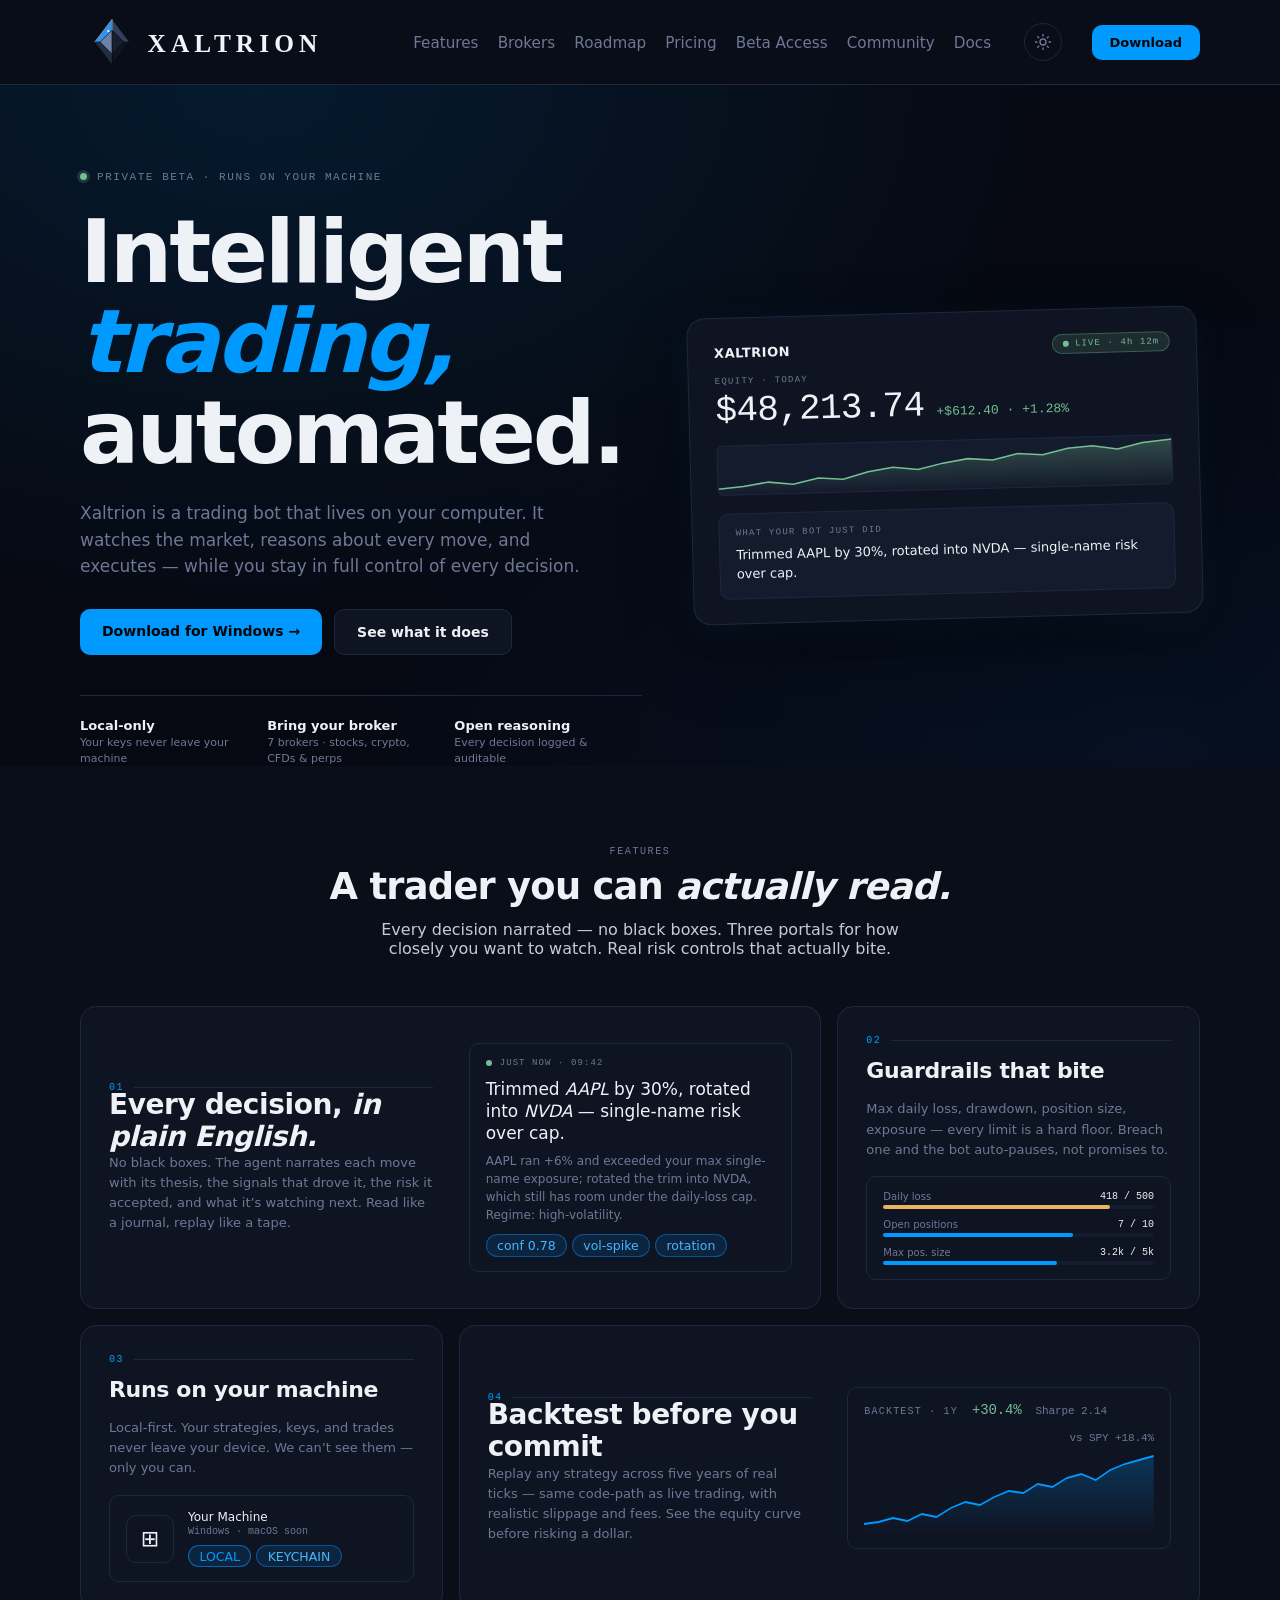
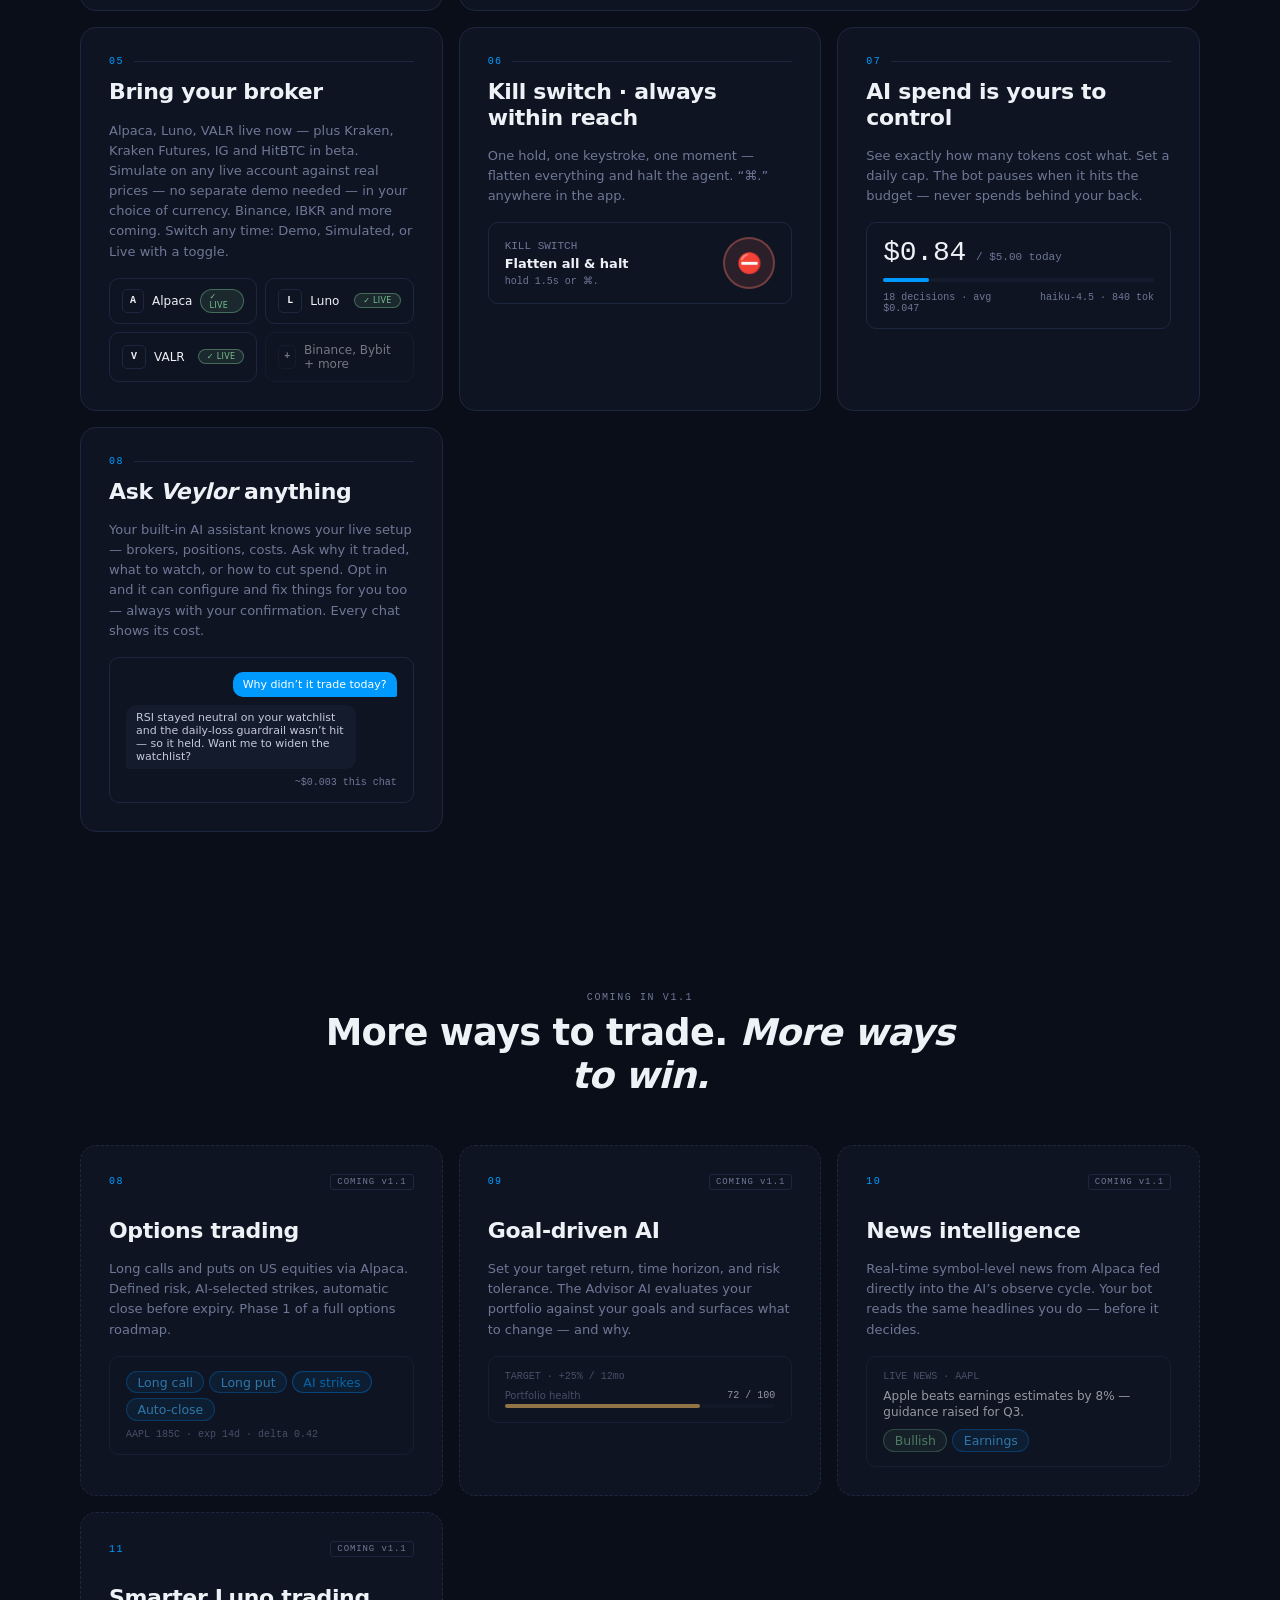
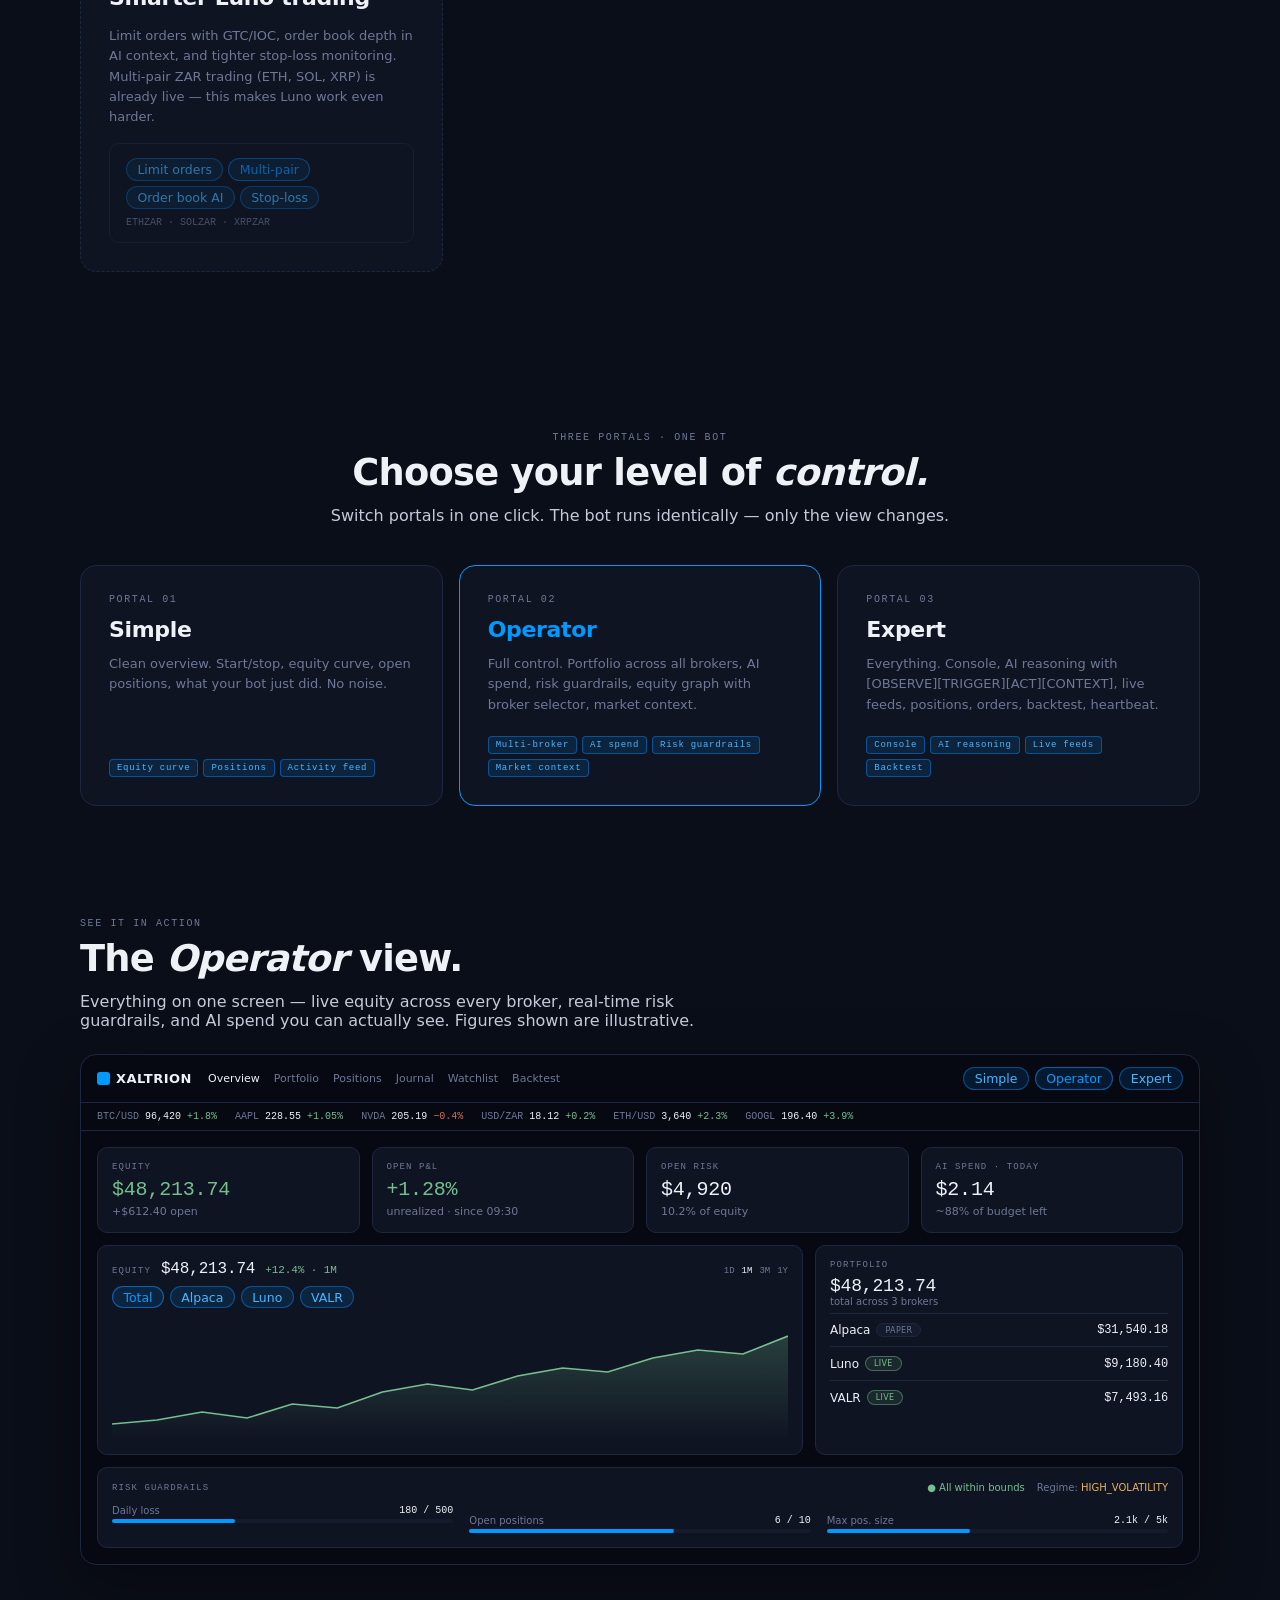
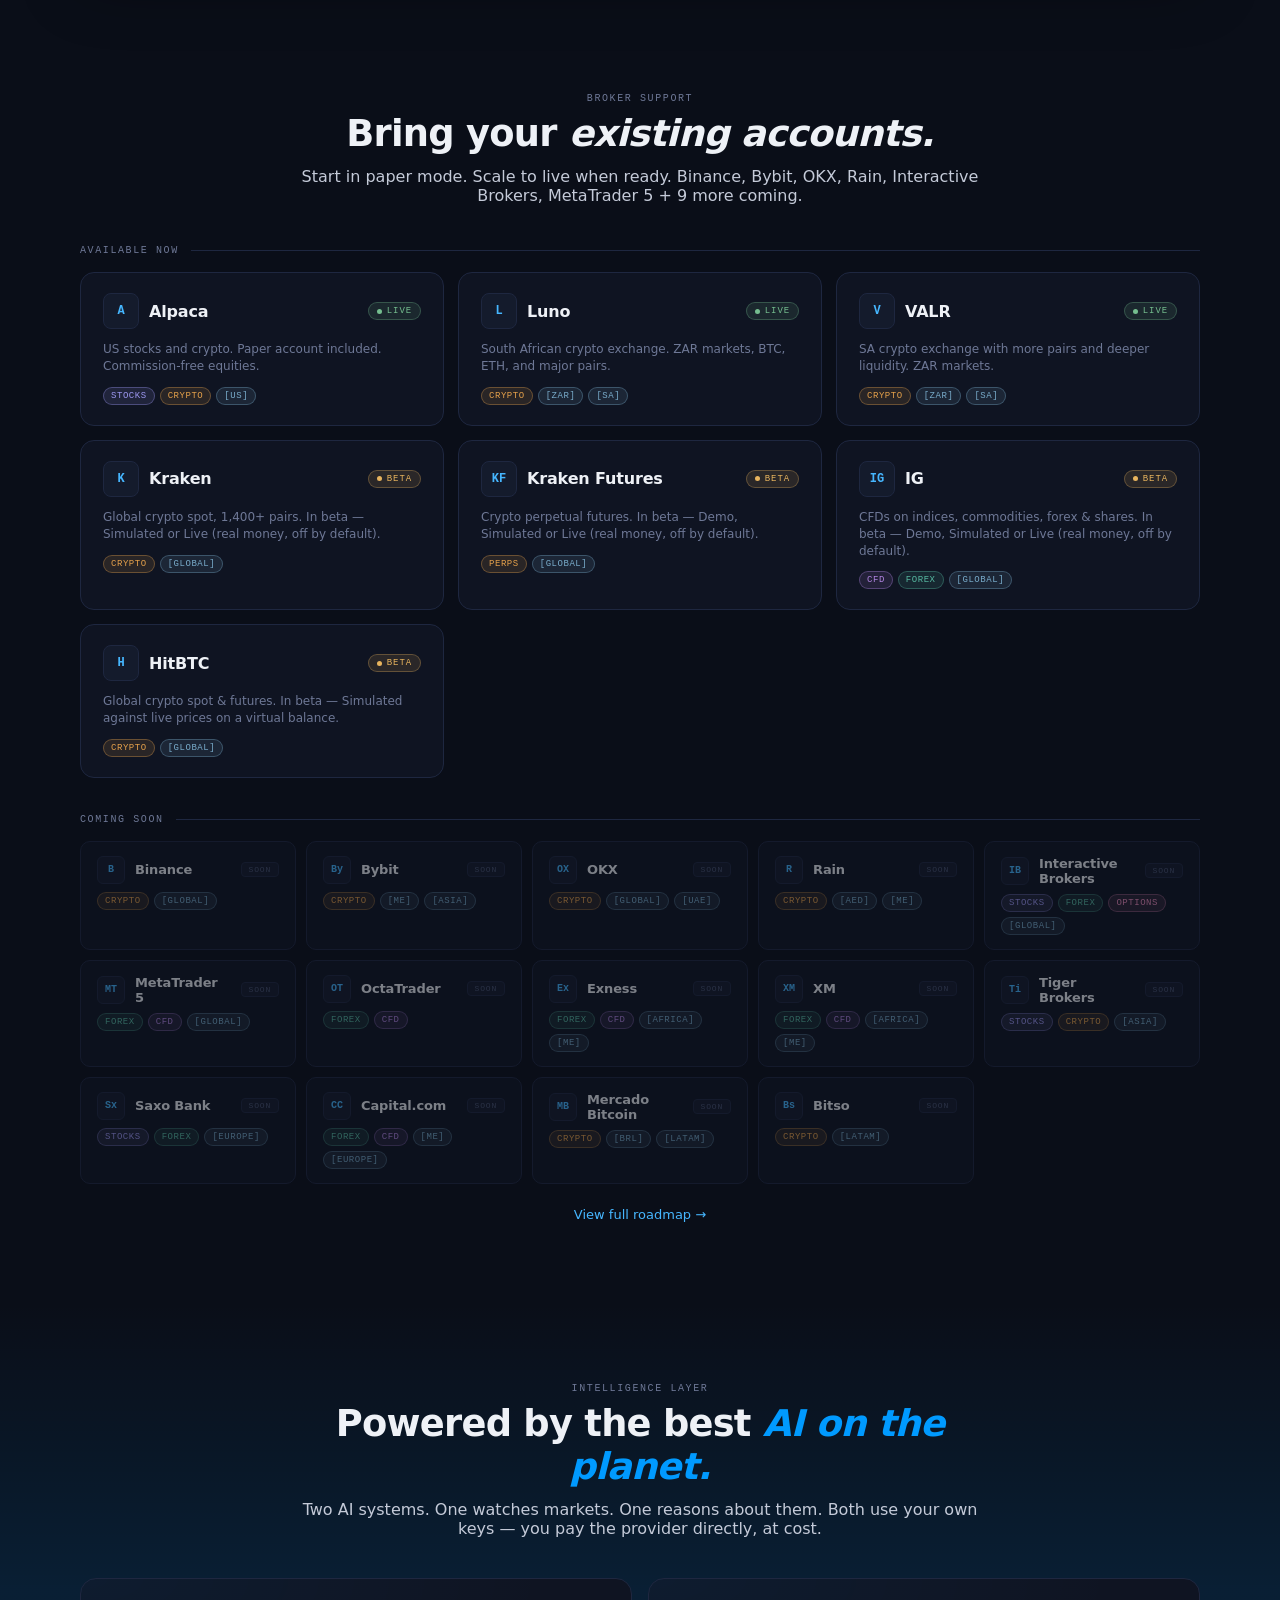
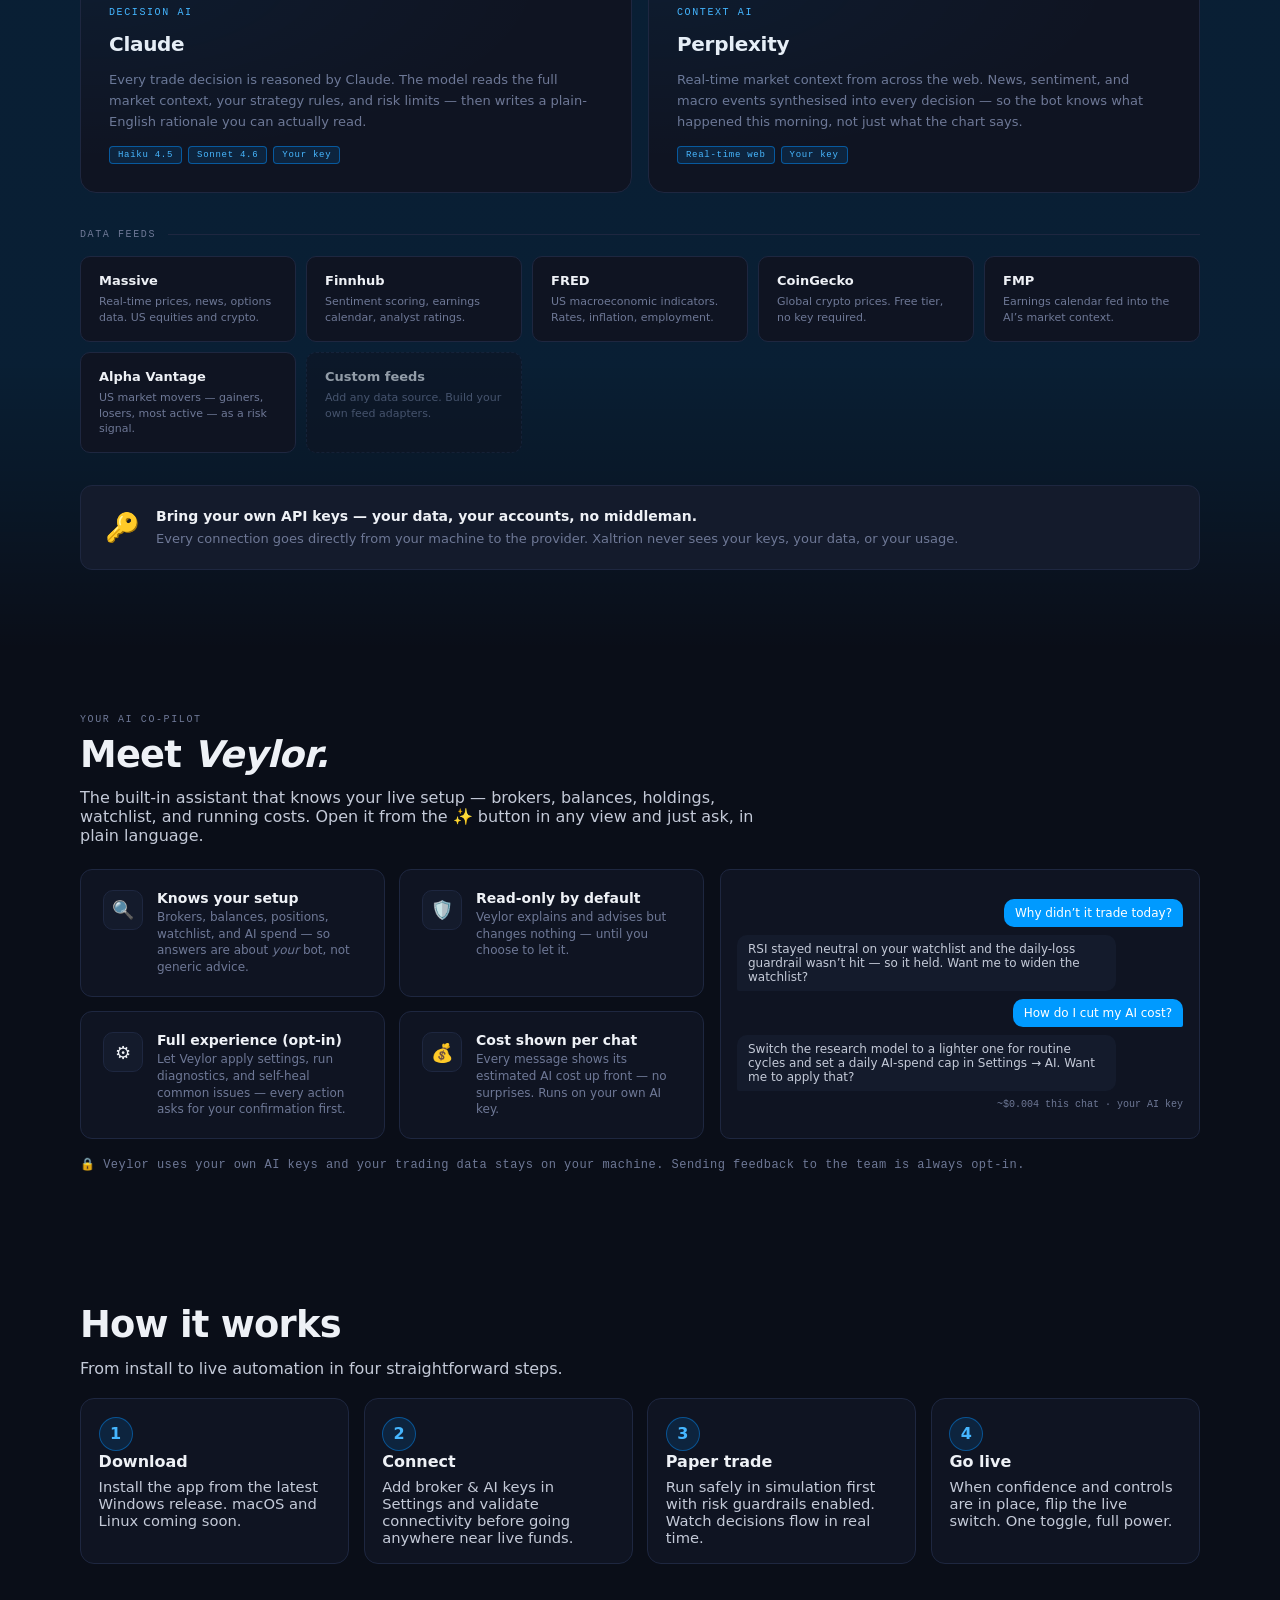
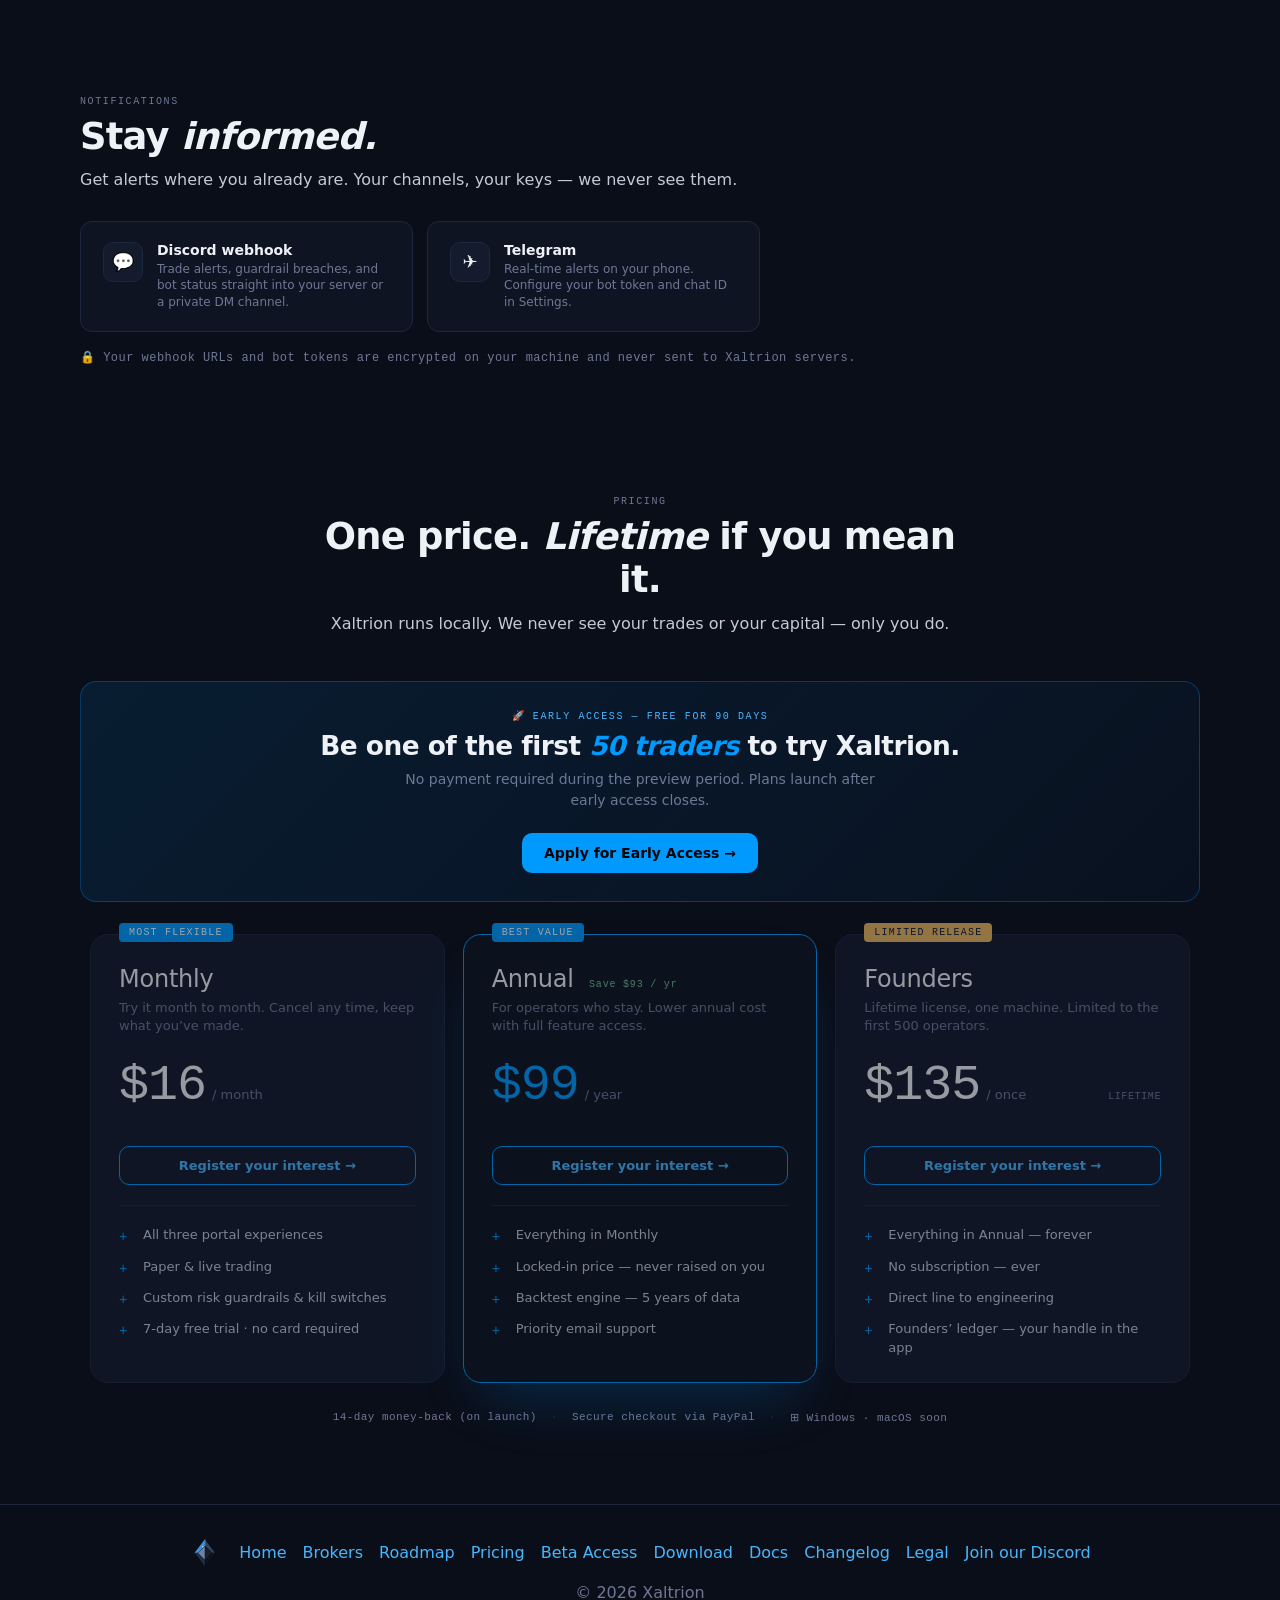
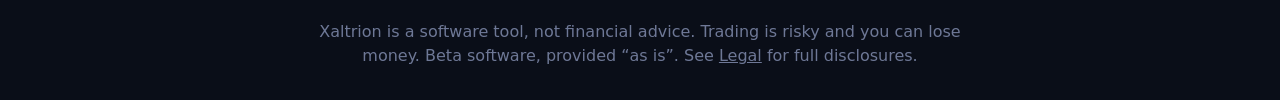
<file: index.html>
<!DOCTYPE html>
<html lang="en" data-theme="dark">

<head>
  <meta charset="UTF-8" />
  <meta name="viewport" content="width=device-width, initial-scale=1.0" />
  <!-- Security headers: Referrer policy and CSP -->
  <meta name="referrer" content="strict-origin-when-cross-origin" />
  <meta http-equiv="content-security-policy" content="default-src 'self'; script-src 'self' 'unsafe-inline'; style-src 'self' 'unsafe-inline' https://fonts.googleapis.com; font-src 'self' https://fonts.gstatic.com data:; img-src 'self' data: https:; connect-src 'self' https://license.xaltrion.ai https://api.anthropic.com" />
  <meta name="description" content="Xaltrion — a local-first trading bot that reasons about every move and executes while you stay in full control of every decision." />
  <title>Xaltrion — Intelligent trading, automated.</title>
  <meta property="og:title" content="Xaltrion — Intelligent trading, automated." />
  <meta property="og:description" content="A trading bot that lives on your computer. It watches the market, reasons about every move, and executes — while you stay in full control of every decision." />
  <meta property="og:image" content="https://xaltrion.ai/assets/img/brand/og-card.png" />
  <meta property="og:url" content="https://xaltrion.ai/" />
  <meta name="twitter:card" content="summary_large_image" />

    <link rel="icon" type="image/svg+xml" href="assets/img/brand/xaltrion-favicon.svg">
  <link rel="icon" type="image/png" sizes="32x32" href="assets/img/brand/mark-32.png">
  <link rel="apple-touch-icon" sizes="180x180" href="assets/img/brand/mark-180.png" />
  <link rel="preconnect" href="https://fonts.googleapis.com" />
  <link rel="preconnect" href="https://fonts.gstatic.com" crossorigin />
  <!-- Theme bootstrap: apply saved light/dark theme BEFORE first paint (no flash)
       and expose window.XTheme for the nav toggle. Default is dark. -->
  <script>
    (function () {
      window.XTheme = {
        get: function () {
          try { return localStorage.getItem('xaltrion-theme') === 'light' ? 'light' : 'dark'; }
          catch (e) { return 'dark'; }
        },
        _apply: function (t) {
          var r = document.documentElement;
          r.setAttribute('data-theme', t);
          r.classList.toggle('theme-light', t === 'light');
        },
        set: function (t) {
          t = (t === 'light') ? 'light' : 'dark';
          try { localStorage.setItem('xaltrion-theme', t); } catch (e) {}
          this._apply(t);
          try { window.dispatchEvent(new CustomEvent('xaltrion-theme-changed', { detail: { theme: t } })); } catch (e) {}
          return t;
        },
        toggle: function () { return this.set(this.get() === 'light' ? 'dark' : 'light'); }
      };
      window.XTheme._apply(window.XTheme.get());
    })();
  </script>
  <link rel="stylesheet" href="assets/css/tokens.css" />
  <link rel="stylesheet" href="assets/css/site.css" />
</head>

<body>
  <nav>
    <div class="container nav-row">
      <a class="nav-logo" href="index.html" aria-label="Xaltrion home"><img src="assets/img/brand/xaltrion-lockup-horizontal.svg?v=20260605b" alt="Xaltrion"></a>
      <ul class="nav-links">
        <li><a href="#features">Features</a></li>
        <li><a href="brokers.html">Brokers</a></li>
        <li><a href="roadmap.html">Roadmap</a></li>
        <li><a href="pricing.html">Pricing</a></li>
        <li><a href="beta.html">Beta Access</a></li>
        <li><a href="https://discord.gg/9XS5zF2MfJ" target="_blank" rel="noopener">Community</a></li>
        <li><a href="docs.html">Docs</a></li>
      </ul>
      <a class="cta cta-primary" href="download.html" style="padding:10px 18px;font-size:13px">Download</a>
    </div>
  </nav>

  <!-- ═══ HERO ═══════════════════════════════════════════════════════════════ -->
  <section class="ws-hero">
    <div class="container ws-hero-inner">
      <div class="ws-hero__copy">
        <div class="ws-hero__eyebrow">
          <span class="ws-hero__eyebrow-dot"></span>
          Private beta &middot; runs on your machine
        </div>
        <h1 class="ws-hero__h1">Intelligent <em>trading,</em><br>automated.</h1>
        <p class="ws-hero__body">
          Xaltrion is a trading bot that lives on your computer.
          It watches the market, reasons about every move, and executes &mdash;
          while you stay in full control of every decision.
        </p>
        <div class="ws-hero__ctas">
          <a class="cta cta-primary" href="download.html" style="padding:14px 22px;font-size:14px">Download for Windows &rarr;</a>
          <a class="cta cta-secondary" href="#features" style="padding:14px 22px;font-size:14px">See what it does</a>
        </div>
        <div class="ws-hero__trust">
          <div class="ws-hero__trust-item">
            <strong>Local-only</strong>
            <span>Your keys never leave your machine</span>
          </div>
          <div class="ws-hero__trust-item">
            <strong>Bring your broker</strong>
            <span>7 brokers &middot; stocks, crypto, CFDs &amp; perps</span>
          </div>
          <div class="ws-hero__trust-item">
            <strong>Open reasoning</strong>
            <span>Every decision logged &amp; auditable</span>
          </div>
        </div>
      </div>
      <!-- Product card mock -->
      <div class="ws-hero__mock">
        <div class="ws-mock-card">
          <div class="ws-mock-card__header">
            <span class="x-logotype" style="font-size:13px">XALTRION</span>
            <span class="ws-mock-card__live">
              <span class="ws-mock-card__live-dot"></span>
              LIVE &middot; 4h 12m
            </span>
          </div>
          <div class="ws-mock-card__eyebrow">Equity &middot; today</div>
          <div class="ws-mock-card__value">
            <span class="x-mono">$48,213.74</span>
            <span class="ws-mock-card__gain">+$612.40 &middot; +1.28%</span>
          </div>
          <div class="ws-mock-sparkline" style="margin-top:14px;">
            <svg viewBox="0 0 400 50" preserveAspectRatio="none" aria-hidden="true">
              <defs>
                <linearGradient id="hero-eq" x1="0" y1="0" x2="0" y2="1">
                  <stop offset="0%" stop-color="var(--gain)" stop-opacity="0.30"/>
                  <stop offset="100%" stop-color="var(--gain)" stop-opacity="0"/>
                </linearGradient>
              </defs>
              <path d="M0 44 L22 42 L44 38 L66 41 L88 35 L110 37 L132 30 L154 26 L176 29 L198 23 L220 19 L242 21 L264 15 L286 17 L308 11 L330 9 L352 13 L374 7 L400 4 L400 50 L0 50 Z" fill="url(#hero-eq)"/>
              <path d="M0 44 L22 42 L44 38 L66 41 L88 35 L110 37 L132 30 L154 26 L176 29 L198 23 L220 19 L242 21 L264 15 L286 17 L308 11 L330 9 L352 13 L374 7 L400 4" fill="none" stroke="var(--gain)" stroke-width="1.6"/>
            </svg>
          </div>
          <div class="ws-mock-card__reasoning">
            <div class="ws-mock-card__reasoning-hdr">What your bot just did</div>
            <div class="ws-mock-card__reasoning-text">
              Trimmed AAPL by 30%, rotated into NVDA &mdash; single-name risk over cap.
            </div>
          </div>
        </div>
      </div>
    </div>
  </section>

  <!-- ═══ FEATURES ══════════════════════════════════════════════════════════ -->
  <section class="ws-features" id="features">
    <div class="container">
      <div class="ws-features__hdr">
        <div class="x-eyebrow" style="margin-bottom:8px">Features</div>
        <h2>A trader you can <em>actually read.</em></h2>
        <p class="sub">Every decision narrated — no black boxes. Three portals for how closely you want to watch. Real risk controls that actually bite.</p>
      </div>

      <div class="ft-grid">
        <!-- 01 — Full-width: plain English reasoning -->
        <div class="ft-tile ft-tile--full">
          <div class="ft-tile__body">
            <div class="ft-tile__idx">01</div>
            <h3 class="ft-tile__name">Every decision, <em>in plain English.</em></h3>
            <p class="ft-tile__blurb">No black boxes. The agent narrates each move with its thesis, the signals that drove it, the risk it accepted, and what it&rsquo;s watching next. Read like a journal, replay like a tape.</p>
          </div>
          <div class="ft-tile__art">
            <div class="ft-art-card" style="position:relative;overflow:hidden">
              <div style="display:flex;align-items:center;gap:8px">
                <span class="ws-mock-card__live-dot"></span>
                <span style="font-family:var(--font-mono);font-size:9px;letter-spacing:0.12em;color:var(--text-3)">JUST NOW &middot; 09:42</span>
              </div>
              <div style="font-size:17px;margin-top:10px;line-height:1.3">
                Trimmed <em>AAPL</em> by 30%, rotated into <em>NVDA</em> &mdash; single-name risk over cap.
              </div>
              <div style="font-size:12px;color:var(--text-3);line-height:1.5;margin-top:8px">
                AAPL ran +6% and exceeded your max single-name exposure; rotated the trim into NVDA, which still has room under the daily-loss cap. Regime: high-volatility.
              </div>
              <div style="display:flex;gap:5px;margin-top:10px">
                <span class="tag">conf 0.78</span>
                <span class="tag">vol-spike</span>
                <span class="tag">rotation</span>
              </div>
            </div>
          </div>
        </div>

        <!-- 02 — Guardrails -->
        <div class="ft-tile">
          <div class="ft-tile__idx">02</div>
          <h3 class="ft-tile__name">Guardrails that bite</h3>
          <p class="ft-tile__blurb">Max daily loss, drawdown, position size, exposure &mdash; every limit is a hard floor. Breach one and the bot auto-pauses, not promises to.</p>
          <div class="ft-tile__art">
            <div class="ft-art-card">
              <div class="ft-gbar">
                <div class="ft-gbar__label"><span>Daily loss</span><span>418 / 500</span></div>
                <div class="ft-gbar__track"><div class="ft-gbar__fill" style="width:83.6%;background:var(--status-warn)"></div></div>
              </div>
              <div class="ft-gbar" style="margin-top:10px">
                <div class="ft-gbar__label"><span>Open positions</span><span>7 / 10</span></div>
                <div class="ft-gbar__track"><div class="ft-gbar__fill" style="width:70%;background:var(--accent)"></div></div>
              </div>
              <div class="ft-gbar" style="margin-top:10px">
                <div class="ft-gbar__label"><span>Max pos. size</span><span>3.2k / 5k</span></div>
                <div class="ft-gbar__track"><div class="ft-gbar__fill" style="width:64%;background:var(--accent)"></div></div>
              </div>
            </div>
          </div>
        </div>

        <!-- 04 — Local-first -->
        <div class="ft-tile">
          <div class="ft-tile__idx">03</div>
          <h3 class="ft-tile__name">Runs on your machine</h3>
          <p class="ft-tile__blurb">Local-first. Your strategies, keys, and trades never leave your device. We can&rsquo;t see them &mdash; only you can.</p>
          <div class="ft-tile__art">
            <div class="ft-art-card" style="display:flex;align-items:center;gap:14px">
              <div style="width:48px;height:48px;border-radius:10px;background:var(--surface);border:1px solid var(--hairline);display:flex;align-items:center;justify-content:center;font-size:22px;flex-shrink:0">&#x229E;</div>
              <div>
                <div style="font-size:12px;font-weight:500">Your Machine</div>
                <div style="font-family:var(--font-mono);font-size:10px;color:var(--text-3);margin-top:2px">Windows &middot; macOS soon</div>
                <div style="display:flex;gap:5px;margin-top:8px">
                  <span class="tag tag--accent">LOCAL</span>
                  <span class="tag">KEYCHAIN</span>
                </div>
              </div>
            </div>
          </div>
        </div>

        <!-- 05 — Full-width: backtest -->
        <div class="ft-tile ft-tile--full">
          <div class="ft-tile__body">
            <div class="ft-tile__idx">04</div>
            <h3 class="ft-tile__name">Backtest before you commit</h3>
            <p class="ft-tile__blurb">Replay any strategy across five years of real ticks &mdash; same code-path as live trading, with realistic slippage and fees. See the equity curve before risking a dollar.</p>
          </div>
          <div class="ft-tile__art">
            <div class="ft-art-card">
              <div style="display:flex;align-items:baseline;gap:14px;flex-wrap:wrap">
                <span style="font-family:var(--font-mono);font-size:10px;letter-spacing:0.12em;color:var(--text-3)">BACKTEST &middot; 1Y</span>
                <span class="x-mono" style="font-size:14px;color:var(--gain)">+30.4%</span>
                <span class="x-mono" style="font-size:11px;color:var(--text-3)">Sharpe 2.14</span>
                <span class="x-mono" style="font-size:11px;color:var(--text-3);margin-left:auto">vs SPY +18.4%</span>
              </div>
              <div style="height:80px;margin-top:10px;overflow:hidden">
                <svg viewBox="0 0 400 80" preserveAspectRatio="none" width="100%" height="80" aria-hidden="true">
                  <defs>
                    <linearGradient id="bt-eq" x1="0" y1="0" x2="0" y2="1">
                      <stop offset="0%" stop-color="var(--accent)" stop-opacity="0.25"/>
                      <stop offset="100%" stop-color="var(--accent)" stop-opacity="0"/>
                    </linearGradient>
                  </defs>
                  <path d="M0 70 L20 68 L40 64 L60 67 L80 60 L100 63 L120 54 L140 48 L160 51 L180 43 L200 37 L220 39 L240 30 L260 33 L280 24 L300 20 L320 26 L340 16 L360 10 L380 6 L400 2 L400 80 L0 80 Z" fill="url(#bt-eq)"/>
                  <path d="M0 70 L20 68 L40 64 L60 67 L80 60 L100 63 L120 54 L140 48 L160 51 L180 43 L200 37 L220 39 L240 30 L260 33 L280 24 L300 20 L320 26 L340 16 L360 10 L380 6 L400 2" fill="none" stroke="var(--accent)" stroke-width="1.8"/>
                </svg>
              </div>
            </div>
          </div>
        </div>

        <!-- 06 — Broker -->
        <div class="ft-tile">
          <div class="ft-tile__idx">05</div>
          <h3 class="ft-tile__name">Bring your broker</h3>
          <p class="ft-tile__blurb">Alpaca, Luno, VALR live now &mdash; plus Kraken, Kraken Futures, IG and HitBTC in beta. Simulate on any live account against real prices &mdash; no separate demo needed &mdash; in your choice of currency. Binance, IBKR and more coming. Switch any time: Demo, Simulated, or Live with a toggle.</p>
          <div class="ft-tile__art">
            <div class="ft-art-row">
              <div class="ft-art-card" style="display:flex;align-items:center;gap:8px;padding:10px 12px">
                <div style="width:24px;height:24px;border-radius:5px;background:var(--surface);border:1px solid var(--hairline);display:flex;align-items:center;justify-content:center;font-family:var(--font-mono);font-size:10px;font-weight:600">A</div>
                <span style="font-size:12px;font-weight:500">Alpaca</span>
                <span class="tag tag--gain tag--xs" style="margin-left:auto">&#x2713; LIVE</span>
              </div>
              <div class="ft-art-card" style="display:flex;align-items:center;gap:8px;padding:10px 12px">
                <div style="width:24px;height:24px;border-radius:5px;background:var(--surface);border:1px solid var(--hairline);display:flex;align-items:center;justify-content:center;font-family:var(--font-mono);font-size:10px;font-weight:600">L</div>
                <span style="font-size:12px;font-weight:500">Luno</span>
                <span class="tag tag--gain tag--xs" style="margin-left:auto">&#x2713; LIVE</span>
              </div>
              <div class="ft-art-card" style="display:flex;align-items:center;gap:8px;padding:10px 12px">
                <div style="width:24px;height:24px;border-radius:5px;background:var(--surface);border:1px solid var(--hairline);display:flex;align-items:center;justify-content:center;font-family:var(--font-mono);font-size:10px;font-weight:600">V</div>
                <span style="font-size:12px;font-weight:500">VALR</span>
                <span class="tag tag--gain tag--xs" style="margin-left:auto">&#x2713; LIVE</span>
              </div>
              <div class="ft-art-card" style="display:flex;align-items:center;gap:8px;padding:10px 12px;opacity:0.45">
                <div style="width:24px;height:24px;border-radius:5px;background:var(--surface);border:1px solid var(--hairline);display:flex;align-items:center;justify-content:center;font-family:var(--font-mono);font-size:10px;font-weight:600">+</div>
                <span style="font-size:12px;font-weight:500">Binance, Bybit + more</span>
              </div>
            </div>
          </div>
        </div>

        <!-- 07 — Kill switch -->
        <div class="ft-tile">
          <div class="ft-tile__idx">06</div>
          <h3 class="ft-tile__name">Kill switch &middot; always within reach</h3>
          <p class="ft-tile__blurb">One hold, one keystroke, one moment &mdash; flatten everything and halt the agent. &ldquo;&#x2318;.&rdquo; anywhere in the app.</p>
          <div class="ft-tile__art">
            <div class="ft-art-card" style="display:flex;align-items:center;justify-content:space-between">
              <div>
                <div style="font-size:11px;color:var(--text-3);font-family:var(--font-mono)">KILL SWITCH</div>
                <div style="font-size:13px;font-weight:600;margin-top:4px">Flatten all &amp; halt</div>
                <div style="font-family:var(--font-mono);font-size:10px;color:var(--text-3);margin-top:4px">hold 1.5s or &#x2318;.</div>
              </div>
              <div style="width:52px;height:52px;border-radius:50%;background:oklch(0.66 0.14 28 / 0.14);border:2px solid oklch(0.66 0.14 28 / 0.40);display:flex;align-items:center;justify-content:center;font-size:20px">&#x26D4;</div>
            </div>
          </div>
        </div>

        <!-- 08 — AI spend -->
        <div class="ft-tile">
          <div class="ft-tile__idx">07</div>
          <h3 class="ft-tile__name">AI spend is yours to control</h3>
          <p class="ft-tile__blurb">See exactly how many tokens cost what. Set a daily cap. The bot pauses when it hits the budget &mdash; never spends behind your back.</p>
          <div class="ft-tile__art">
            <div class="ft-art-card">
              <div style="display:flex;align-items:baseline;gap:10px">
                <span class="x-mono" style="font-size:28px">$0.84</span>
                <span style="font-family:var(--font-mono);font-size:11px;color:var(--text-3)">/ $5.00 today</span>
              </div>
              <div style="height:4px;background:var(--surface-soft);border-radius:2px;margin-top:10px">
                <div style="width:16.8%;height:4px;background:var(--accent);border-radius:2px"></div>
              </div>
              <div style="display:grid;grid-template-columns:1fr 1fr;gap:8px;margin-top:10px;font-family:var(--font-mono);font-size:10px;color:var(--text-3)">
                <div>18 decisions &middot; avg $0.047</div>
                <div style="text-align:right">haiku-4.5 &middot; 840 tok</div>
              </div>
            </div>
          </div>
        </div>

        <!-- 08 — Veylor assistant -->
        <div class="ft-tile">
          <div class="ft-tile__idx">08</div>
          <h3 class="ft-tile__name">Ask <em>Veylor</em> anything</h3>
          <p class="ft-tile__blurb">Your built-in AI assistant knows your live setup &mdash; brokers, positions, costs. Ask why it traded, what to watch, or how to cut spend. Opt in and it can configure and fix things for you too &mdash; always with your confirmation. Every chat shows its cost.</p>
          <div class="ft-tile__art">
            <div class="ft-art-card">
              <div style="display:flex;flex-direction:column;gap:8px;font-family:var(--font-ui);font-size:11px">
                <div style="align-self:flex-end;background:var(--accent);color:#fff;padding:6px 10px;border-radius:10px 10px 2px 10px;max-width:80%">Why didn&rsquo;t it trade today?</div>
                <div style="align-self:flex-start;background:var(--surface-soft);padding:6px 10px;border-radius:10px 10px 10px 2px;max-width:85%;color:var(--text-2)">RSI stayed neutral on your watchlist and the daily-loss guardrail wasn&rsquo;t hit &mdash; so it held. Want me to widen the watchlist?</div>
              </div>
              <div style="text-align:right;margin-top:8px;font-family:var(--font-mono);font-size:10px;color:var(--text-3)">~$0.003 this chat</div>
            </div>
          </div>
        </div>
      </div>
    </div>
  </section>

  <!-- ═══ COMING IN v1.1 ═══════════════════════════════════════════════════ -->
  <section class="ws-features" id="coming-soon">
    <div class="container">
      <div class="ws-features__hdr">
        <div class="x-eyebrow" style="margin-bottom:8px">Coming in v1.1</div>
        <h2>More ways to trade. <em>More ways to win.</em></h2>
      </div>
      <div class="ft-grid">
        <!-- 09 — Options trading -->
        <div class="ft-tile" style="border-style:dashed">
          <div style="display:flex;align-items:center;justify-content:space-between;margin-bottom:12px">
            <div class="ft-tile__idx" style="margin-bottom:0">08</div>
            <span style="font-family:var(--font-mono);font-size:9px;letter-spacing:0.10em;color:var(--text-3);border:1px solid var(--hairline);border-radius:3px;padding:2px 6px">COMING v1.1</span>
          </div>
          <h3 class="ft-tile__name">Options trading</h3>
          <p class="ft-tile__blurb">Long calls and puts on US equities via Alpaca. Defined risk, AI-selected strikes, automatic close before expiry. Phase 1 of a full options roadmap.</p>
          <div class="ft-tile__art">
            <div class="ft-art-card" style="opacity:0.6">
              <div style="display:flex;gap:5px;flex-wrap:wrap">
                <span class="tag">Long call</span>
                <span class="tag">Long put</span>
                <span class="tag tag--accent">AI strikes</span>
                <span class="tag">Auto-close</span>
              </div>
              <div style="font-family:var(--font-mono);font-size:10px;color:var(--text-3);margin-top:8px">AAPL 185C &middot; exp 14d &middot; delta 0.42</div>
            </div>
          </div>
        </div>

        <!-- 10 — Goal-driven AI -->
        <div class="ft-tile" style="border-style:dashed">
          <div style="display:flex;align-items:center;justify-content:space-between;margin-bottom:12px">
            <div class="ft-tile__idx" style="margin-bottom:0">09</div>
            <span style="font-family:var(--font-mono);font-size:9px;letter-spacing:0.10em;color:var(--text-3);border:1px solid var(--hairline);border-radius:3px;padding:2px 6px">COMING v1.1</span>
          </div>
          <h3 class="ft-tile__name">Goal-driven AI</h3>
          <p class="ft-tile__blurb">Set your target return, time horizon, and risk tolerance. The Advisor AI evaluates your portfolio against your goals and surfaces what to change &mdash; and why.</p>
          <div class="ft-tile__art">
            <div class="ft-art-card" style="opacity:0.6">
              <div style="font-family:var(--font-mono);font-size:10px;color:var(--text-3);margin-bottom:8px">TARGET &middot; +25% / 12mo</div>
              <div class="ft-gbar">
                <div class="ft-gbar__label"><span>Portfolio health</span><span>72 / 100</span></div>
                <div class="ft-gbar__track"><div class="ft-gbar__fill" style="width:72%;background:var(--status-warn)"></div></div>
              </div>
            </div>
          </div>
        </div>

        <!-- 11 — News intelligence -->
        <div class="ft-tile" style="border-style:dashed">
          <div style="display:flex;align-items:center;justify-content:space-between;margin-bottom:12px">
            <div class="ft-tile__idx" style="margin-bottom:0">10</div>
            <span style="font-family:var(--font-mono);font-size:9px;letter-spacing:0.10em;color:var(--text-3);border:1px solid var(--hairline);border-radius:3px;padding:2px 6px">COMING v1.1</span>
          </div>
          <h3 class="ft-tile__name">News intelligence</h3>
          <p class="ft-tile__blurb">Real-time symbol-level news from Alpaca fed directly into the AI&rsquo;s observe cycle. Your bot reads the same headlines you do &mdash; before it decides.</p>
          <div class="ft-tile__art">
            <div class="ft-art-card" style="opacity:0.6">
              <div style="font-family:var(--font-mono);font-size:10px;color:var(--text-3);margin-bottom:6px">LIVE NEWS &middot; AAPL</div>
              <div style="font-size:12px;line-height:1.4">Apple beats earnings estimates by 8% &mdash; guidance raised for Q3.</div>
              <div style="display:flex;gap:5px;margin-top:8px">
                <span class="tag tag--gain">Bullish</span>
                <span class="tag">Earnings</span>
              </div>
            </div>
          </div>
        </div>

        <!-- 12 — Smarter Luno trading -->
        <div class="ft-tile" style="border-style:dashed">
          <div style="display:flex;align-items:center;justify-content:space-between;margin-bottom:12px">
            <div class="ft-tile__idx" style="margin-bottom:0">11</div>
            <span style="font-family:var(--font-mono);font-size:9px;letter-spacing:0.10em;color:var(--text-3);border:1px solid var(--hairline);border-radius:3px;padding:2px 6px">COMING v1.1</span>
          </div>
          <h3 class="ft-tile__name">Smarter Luno trading</h3>
          <p class="ft-tile__blurb">Limit orders with GTC/IOC, order book depth in AI context, and tighter stop-loss monitoring. Multi-pair ZAR trading (ETH, SOL, XRP) is already live &mdash; this makes Luno work even harder.</p>
          <div class="ft-tile__art">
            <div class="ft-art-card" style="opacity:0.6">
              <div style="display:flex;gap:5px;flex-wrap:wrap">
                <span class="tag">Limit orders</span>
                <span class="tag tag--accent">Multi-pair</span>
                <span class="tag">Order book AI</span>
                <span class="tag">Stop-loss</span>
              </div>
              <div style="font-family:var(--font-mono);font-size:10px;color:var(--text-3);margin-top:8px">ETHZAR &middot; SOLZAR &middot; XRPZAR</div>
            </div>
          </div>
        </div>
      </div>
    </div>
  </section>

  <!-- ═══ PORTALS ═══════════════════════════════════════════════════════════ -->
  <section class="ws-portals" id="portals">
    <div class="container">
      <div class="ws-section-hdr">
        <div class="x-eyebrow" style="margin-bottom:8px">Three portals &middot; one bot</div>
        <h2>Choose your level of <em>control.</em></h2>
        <p class="sub">Switch portals in one click. The bot runs identically &mdash; only the view changes.</p>
      </div>
      <div class="portal-grid" role="tablist" aria-label="Preview a portal">
        <div class="portal-card" data-portal="simple" role="tab" tabindex="0" aria-selected="false" aria-controls="portal-mock" onclick="selectPortal('simple')" onkeydown="portalKey(event,'simple')">
          <div class="portal-card__label">Portal 01</div>
          <div class="portal-card__name">Simple</div>
          <p class="portal-card__blurb">Clean overview. Start/stop, equity curve, open positions, what your bot just did. No noise.</p>
          <div class="portal-card__tags">
            <span class="portal-card__tag">Equity curve</span>
            <span class="portal-card__tag">Positions</span>
            <span class="portal-card__tag">Activity feed</span>
          </div>
        </div>
        <div class="portal-card portal-card--active" data-portal="operator" role="tab" tabindex="0" aria-selected="true" aria-controls="portal-mock" onclick="selectPortal('operator')" onkeydown="portalKey(event,'operator')">
          <div class="portal-card__label">Portal 02</div>
          <div class="portal-card__name">Operator</div>
          <p class="portal-card__blurb">Full control. Portfolio across all brokers, AI spend, risk guardrails, equity graph with broker selector, market context.</p>
          <div class="portal-card__tags">
            <span class="portal-card__tag">Multi-broker</span>
            <span class="portal-card__tag">AI spend</span>
            <span class="portal-card__tag">Risk guardrails</span>
            <span class="portal-card__tag">Market context</span>
          </div>
        </div>
        <div class="portal-card" data-portal="expert" role="tab" tabindex="0" aria-selected="false" aria-controls="portal-mock" onclick="selectPortal('expert')" onkeydown="portalKey(event,'expert')">
          <div class="portal-card__label">Portal 03</div>
          <div class="portal-card__name">Expert</div>
          <p class="portal-card__blurb">Everything. Console, AI reasoning with [OBSERVE][TRIGGER][ACT][CONTEXT], live feeds, positions, orders, backtest, heartbeat.</p>
          <div class="portal-card__tags">
            <span class="portal-card__tag">Console</span>
            <span class="portal-card__tag">AI reasoning</span>
            <span class="portal-card__tag">Live feeds</span>
            <span class="portal-card__tag">Backtest</span>
          </div>
        </div>
      </div>
    </div>
  </section>

  <!-- ═══ OPERATOR VIEW SHOWCASE ════════════════════════════════════════════ -->
  <section id="operator-view" style="padding:2rem 0 3rem">
    <div class="container">
      <div class="ws-section-hdr" style="text-align:left;margin:0 0 24px 0">
        <div class="x-eyebrow" style="margin-bottom:8px">See it in action</div>
        <h2 id="portal-mock-h2">The <em>Operator</em> view.</h2>
        <p class="sub" id="portal-mock-sub">Everything on one screen &mdash; live equity across every broker, real-time risk guardrails, and AI spend you can actually see. Figures shown are illustrative.</p>
      </div>
      <div id="portal-mock">

        <!-- ─ SIMPLE view ─ -->
        <div class="portal-mock__view" data-view="simple" style="display:none;background:var(--ink-950);border:1px solid var(--hairline);border-radius:16px;overflow:hidden;box-shadow:0 20px 60px rgba(0,0,0,0.35)">
          <!-- chrome -->
          <div style="display:flex;align-items:center;gap:16px;padding:12px 16px;border-bottom:1px solid var(--hairline);flex-wrap:wrap">
            <span class="x-logotype" style="font-size:13px;display:flex;align-items:center;gap:6px">
              <span style="width:13px;height:13px;border-radius:3px;background:var(--accent);display:inline-block"></span>XALTRION
            </span>
            <div style="margin-left:auto;display:flex;gap:6px;align-items:center">
              <span class="tag tag--accent">Simple</span>
              <span class="tag">Operator</span>
              <span class="tag">Expert</span>
            </div>
          </div>
          <!-- body -->
          <div style="padding:24px 16px;display:flex;gap:16px;flex-wrap:wrap">
            <div style="flex:1.4;min-width:280px;display:flex;flex-direction:column;gap:14px">
              <div>
                <div style="font-family:var(--font-mono);font-size:9px;letter-spacing:0.12em;color:var(--text-3)">PORTFOLIO &middot; TODAY</div>
                <div class="x-mono" style="font-size:34px;color:var(--gain);margin-top:4px;line-height:1">$48,213.74</div>
                <div style="font-size:13px;color:var(--gain);margin-top:6px">+$612.40 &middot; +1.28% today</div>
              </div>
              <div style="height:90px;overflow:hidden">
                <svg viewBox="0 0 600 90" preserveAspectRatio="none" width="100%" height="90" aria-hidden="true">
                  <defs><linearGradient id="sm-eq" x1="0" y1="0" x2="0" y2="1"><stop offset="0%" stop-color="var(--gain)" stop-opacity="0.25"/><stop offset="100%" stop-color="var(--gain)" stop-opacity="0"/></linearGradient></defs>
                  <path d="M0 78 L50 74 L100 68 L150 72 L200 60 L250 64 L300 50 L350 42 L400 47 L450 34 L500 26 L550 30 L600 12 L600 90 L0 90 Z" fill="url(#sm-eq)"/>
                  <path d="M0 78 L50 74 L100 68 L150 72 L200 60 L250 64 L300 50 L350 42 L400 47 L450 34 L500 26 L550 30 L600 12" fill="none" stroke="var(--gain)" stroke-width="1.6"/>
                </svg>
              </div>
              <div style="display:flex;align-items:center;gap:12px;background:var(--surface);border:1px solid var(--hairline);border-radius:10px;padding:12px 14px">
                <span class="ws-mock-card__live-dot"></span>
                <span style="font-size:13px;color:var(--text)">Bot is running</span>
                <span style="font-family:var(--font-mono);font-size:11px;color:var(--text-3)">&middot; 4h 12m</span>
                <span style="margin-left:auto;font-size:11px;font-weight:600;color:var(--loss);border:1px solid var(--loss);border-radius:6px;padding:5px 12px">Stop</span>
              </div>
            </div>
            <div style="flex:1;min-width:240px;display:flex;flex-direction:column;gap:12px">
              <div style="background:var(--surface);border:1px solid var(--hairline);border-radius:10px;padding:14px">
                <div style="font-family:var(--font-mono);font-size:9px;letter-spacing:0.12em;color:var(--text-3);margin-bottom:8px">OPEN POSITIONS &middot; 2</div>
                <div style="display:flex;justify-content:space-between;font-size:12px;padding:6px 0;border-top:1px solid var(--hairline)"><span>GOOGL</span><span class="x-mono" style="color:var(--gain)">+3.9%</span></div>
                <div style="display:flex;justify-content:space-between;font-size:12px;padding:6px 0;border-top:1px solid var(--hairline)"><span>ETH/USD</span><span class="x-mono" style="color:var(--gain)">+2.3%</span></div>
              </div>
              <div class="ft-art-card">
                <div style="display:flex;align-items:center;gap:8px">
                  <span class="ws-mock-card__live-dot"></span>
                  <span style="font-family:var(--font-mono);font-size:9px;letter-spacing:0.12em;color:var(--text-3)">WHAT YOUR BOT JUST DID</span>
                </div>
                <div style="font-size:13px;margin-top:8px;line-height:1.4">Trimmed AAPL by 30%, rotated into NVDA &mdash; single-name risk over cap.</div>
              </div>
            </div>
          </div>
        </div>

        <!-- ─ OPERATOR view (default) ─ -->
        <div class="portal-mock__view" data-view="operator" style="background:var(--ink-950,#0a0a0f);border:1px solid var(--hairline);border-radius:16px;overflow:hidden;box-shadow:0 20px 60px rgba(0,0,0,0.35)">

        <!-- Top chrome -->
        <div style="display:flex;align-items:center;gap:16px;padding:12px 16px;border-bottom:1px solid var(--hairline);flex-wrap:wrap">
          <span class="x-logotype" style="font-size:13px;display:flex;align-items:center;gap:6px">
            <span style="width:13px;height:13px;border-radius:3px;background:var(--accent);display:inline-block"></span>XALTRION
          </span>
          <div style="display:flex;gap:14px;font-size:11px;color:var(--text-3);flex-wrap:wrap">
            <span style="color:var(--text)">Overview</span>
            <span>Portfolio</span>
            <span>Positions</span>
            <span>Journal</span>
            <span>Watchlist</span>
            <span>Backtest</span>
          </div>
          <div style="margin-left:auto;display:flex;gap:6px;align-items:center">
            <span class="tag">Simple</span>
            <span class="tag tag--accent">Operator</span>
            <span class="tag">Expert</span>
          </div>
        </div>

        <!-- Ticker strip -->
        <div style="display:flex;gap:18px;padding:8px 16px;border-bottom:1px solid var(--hairline);font-family:var(--font-mono);font-size:10px;color:var(--text-3);overflow:hidden;white-space:nowrap">
          <span>BTC/USD <span style="color:var(--text)">96,420</span> <span style="color:var(--gain)">+1.8%</span></span>
          <span>AAPL <span style="color:var(--text)">228.55</span> <span style="color:var(--gain)">+1.05%</span></span>
          <span>NVDA <span style="color:var(--text)">205.19</span> <span style="color:var(--loss)">&minus;0.4%</span></span>
          <span>USD/ZAR <span style="color:var(--text)">18.12</span> <span style="color:var(--gain)">+0.2%</span></span>
          <span>ETH/USD <span style="color:var(--text)">3,640</span> <span style="color:var(--gain)">+2.3%</span></span>
          <span>GOOGL <span style="color:var(--text)">196.40</span> <span style="color:var(--gain)">+3.9%</span></span>
        </div>

        <!-- Body -->
        <div style="padding:16px;display:flex;flex-direction:column;gap:12px">

          <!-- KPI row -->
          <div style="display:grid;grid-template-columns:repeat(auto-fit,minmax(155px,1fr));gap:12px">
            <div style="background:var(--surface);border:1px solid var(--hairline);border-radius:10px;padding:14px">
              <div style="font-family:var(--font-mono);font-size:9px;letter-spacing:0.12em;color:var(--text-3)">EQUITY</div>
              <div class="x-mono" style="font-size:20px;color:var(--gain);margin-top:6px">$48,213.74</div>
              <div style="font-size:11px;color:var(--text-3);margin-top:4px">+$612.40 open</div>
            </div>
            <div style="background:var(--surface);border:1px solid var(--hairline);border-radius:10px;padding:14px">
              <div style="font-family:var(--font-mono);font-size:9px;letter-spacing:0.12em;color:var(--text-3)">OPEN P&amp;L</div>
              <div class="x-mono" style="font-size:20px;color:var(--gain);margin-top:6px">+1.28%</div>
              <div style="font-size:11px;color:var(--text-3);margin-top:4px">unrealized &middot; since 09:30</div>
            </div>
            <div style="background:var(--surface);border:1px solid var(--hairline);border-radius:10px;padding:14px">
              <div style="font-family:var(--font-mono);font-size:9px;letter-spacing:0.12em;color:var(--text-3)">OPEN RISK</div>
              <div class="x-mono" style="font-size:20px;color:var(--text);margin-top:6px">$4,920</div>
              <div style="font-size:11px;color:var(--text-3);margin-top:4px">10.2% of equity</div>
            </div>
            <div style="background:var(--surface);border:1px solid var(--hairline);border-radius:10px;padding:14px">
              <div style="font-family:var(--font-mono);font-size:9px;letter-spacing:0.12em;color:var(--text-3)">AI SPEND &middot; TODAY</div>
              <div class="x-mono" style="font-size:20px;color:var(--text);margin-top:6px">$2.14</div>
              <div style="font-size:11px;color:var(--text-3);margin-top:4px">~88% of budget left</div>
            </div>
          </div>

          <!-- Chart + portfolio -->
          <div style="display:flex;gap:12px;flex-wrap:wrap">
            <!-- Equity chart -->
            <div style="flex:2;min-width:300px;background:var(--surface);border:1px solid var(--hairline);border-radius:10px;padding:14px">
              <div style="display:flex;align-items:baseline;gap:10px;flex-wrap:wrap">
                <span style="font-family:var(--font-mono);font-size:9px;letter-spacing:0.12em;color:var(--text-3)">EQUITY</span>
                <span class="x-mono" style="font-size:16px">$48,213.74</span>
                <span class="x-mono" style="font-size:11px;color:var(--gain)">+12.4% &middot; 1M</span>
                <span style="margin-left:auto;display:flex;gap:7px;font-family:var(--font-mono);font-size:9px;color:var(--text-3)">
                  <span>1D</span><span style="color:var(--text)">1M</span><span>3M</span><span>1Y</span>
                </span>
              </div>
              <div style="display:flex;gap:6px;margin-top:8px;flex-wrap:wrap">
                <span class="tag tag--accent">Total</span>
                <span class="tag">Alpaca</span>
                <span class="tag">Luno</span>
                <span class="tag">VALR</span>
              </div>
              <div style="height:120px;margin-top:12px;overflow:hidden">
                <svg viewBox="0 0 600 120" preserveAspectRatio="none" width="100%" height="120" aria-hidden="true">
                  <defs>
                    <linearGradient id="op-eq" x1="0" y1="0" x2="0" y2="1">
                      <stop offset="0%" stop-color="var(--gain)" stop-opacity="0.25"/>
                      <stop offset="100%" stop-color="var(--gain)" stop-opacity="0"/>
                    </linearGradient>
                  </defs>
                  <path d="M0 104 L40 100 L80 92 L120 98 L160 84 L200 88 L240 72 L280 64 L320 70 L360 56 L400 48 L440 52 L480 38 L520 30 L560 34 L600 16 L600 120 L0 120 Z" fill="url(#op-eq)"/>
                  <path d="M0 104 L40 100 L80 92 L120 98 L160 84 L200 88 L240 72 L280 64 L320 70 L360 56 L400 48 L440 52 L480 38 L520 30 L560 34 L600 16" fill="none" stroke="var(--gain)" stroke-width="1.6"/>
                </svg>
              </div>
            </div>

            <!-- Portfolio breakdown -->
            <div style="flex:1;min-width:240px;background:var(--surface);border:1px solid var(--hairline);border-radius:10px;padding:14px">
              <div style="font-family:var(--font-mono);font-size:9px;letter-spacing:0.12em;color:var(--text-3)">PORTFOLIO</div>
              <div class="x-mono" style="font-size:18px;margin-top:6px">$48,213.74</div>
              <div style="font-size:10px;color:var(--text-3);margin-bottom:6px">total across 3 brokers</div>
              <div style="display:flex;align-items:center;justify-content:space-between;padding:9px 0;border-top:1px solid var(--hairline)">
                <span style="display:flex;align-items:center;gap:6px;font-size:12px">Alpaca <span class="tag tag--muted tag--xs">PAPER</span></span>
                <span class="x-mono" style="font-size:12px">$31,540.18</span>
              </div>
              <div style="display:flex;align-items:center;justify-content:space-between;padding:9px 0;border-top:1px solid var(--hairline)">
                <span style="display:flex;align-items:center;gap:6px;font-size:12px">Luno <span class="tag tag--gain tag--xs">LIVE</span></span>
                <span class="x-mono" style="font-size:12px">$9,180.40</span>
              </div>
              <div style="display:flex;align-items:center;justify-content:space-between;padding:9px 0;border-top:1px solid var(--hairline)">
                <span style="display:flex;align-items:center;gap:6px;font-size:12px">VALR <span class="tag tag--gain tag--xs">LIVE</span></span>
                <span class="x-mono" style="font-size:12px">$7,493.16</span>
              </div>
            </div>
          </div>

          <!-- Guardrails -->
          <div style="background:var(--surface);border:1px solid var(--hairline);border-radius:10px;padding:14px">
            <div style="display:flex;align-items:center;justify-content:space-between;margin-bottom:12px;flex-wrap:wrap;gap:8px">
              <span style="font-family:var(--font-mono);font-size:9px;letter-spacing:0.12em;color:var(--text-3)">RISK GUARDRAILS</span>
              <span style="display:flex;gap:12px;align-items:center;font-size:10px;color:var(--text-3)">
                <span style="color:var(--gain)">&#x25CF; All within bounds</span>
                <span>Regime: <span style="color:var(--status-warn)">HIGH&#95;VOLATILITY</span></span>
              </span>
            </div>
            <div style="display:grid;grid-template-columns:repeat(auto-fit,minmax(175px,1fr));gap:16px">
              <div class="ft-gbar">
                <div class="ft-gbar__label"><span>Daily loss</span><span>180 / 500</span></div>
                <div class="ft-gbar__track"><div class="ft-gbar__fill" style="width:36%;background:var(--accent)"></div></div>
              </div>
              <div class="ft-gbar">
                <div class="ft-gbar__label"><span>Open positions</span><span>6 / 10</span></div>
                <div class="ft-gbar__track"><div class="ft-gbar__fill" style="width:60%;background:var(--accent)"></div></div>
              </div>
              <div class="ft-gbar">
                <div class="ft-gbar__label"><span>Max pos. size</span><span>2.1k / 5k</span></div>
                <div class="ft-gbar__track"><div class="ft-gbar__fill" style="width:42%;background:var(--accent)"></div></div>
              </div>
            </div>
          </div>

        </div>
        </div>

        <!-- ─ EXPERT view ─ -->
        <div class="portal-mock__view" data-view="expert" style="display:none;background:var(--ink-950);border:1px solid var(--hairline);border-radius:16px;overflow:hidden;box-shadow:0 20px 60px rgba(0,0,0,0.35)">
          <!-- chrome -->
          <div style="display:flex;align-items:center;gap:16px;padding:12px 16px;border-bottom:1px solid var(--hairline);flex-wrap:wrap">
            <span class="x-logotype" style="font-size:13px;display:flex;align-items:center;gap:6px">
              <span style="width:13px;height:13px;border-radius:3px;background:var(--accent);display:inline-block"></span>XALTRION
            </span>
            <div style="display:flex;gap:14px;font-size:11px;color:var(--text-3);flex-wrap:wrap">
              <span style="color:var(--text)">Console</span>
              <span>Reasoning</span>
              <span>Feeds</span>
              <span>Positions</span>
              <span>Orders</span>
              <span>Backtest</span>
            </div>
            <div style="margin-left:auto;display:flex;gap:6px;align-items:center">
              <span class="tag">Simple</span>
              <span class="tag">Operator</span>
              <span class="tag tag--accent">Expert</span>
            </div>
          </div>
          <!-- body -->
          <div style="padding:16px;display:flex;gap:12px;flex-wrap:wrap">
            <!-- console -->
            <div style="flex:2;min-width:300px;background:var(--ink-1000);border:1px solid var(--hairline);border-radius:10px;padding:14px;font-family:var(--font-mono);font-size:11px;line-height:1.75;overflow:hidden">
              <div style="color:var(--text-3)">09:42:11 <span style="color:var(--accent)">[OBSERVE]</span> scanning 14 symbols &middot; RSI, MACD, regime</div>
              <div style="color:var(--text-3)">09:42:12 <span style="color:var(--status-warn)">[TRIGGER]</span> AAPL momentum + single-name risk &gt; cap</div>
              <div style="color:var(--text-2)">09:42:13 <span style="color:var(--gain)">[ACT]</span> SELL 30% AAPL @ 228.55 &middot; BUY NVDA &times;18</div>
              <div style="color:var(--text-3)">09:42:13 <span style="color:var(--accent-2)">[CONTEXT]</span> regime HIGH&#95;VOLATILITY &middot; F&amp;G 62</div>
              <div style="color:var(--text-3);margin-top:6px">09:43:02 <span style="color:var(--accent)">[OBSERVE]</span> ETHZAR depth ok &middot; spread 0.06%</div>
              <div style="color:var(--text-3)">09:43:03 <span style="color:var(--text-3)">[HOLD]</span> no edge &middot; daily-loss cap 36% used</div>
            </div>
            <!-- side -->
            <div style="flex:1;min-width:220px;display:flex;flex-direction:column;gap:12px">
              <div style="background:var(--surface);border:1px solid var(--hairline);border-radius:10px;padding:14px">
                <div style="display:flex;justify-content:space-between;align-items:center;margin-bottom:8px">
                  <span style="font-family:var(--font-mono);font-size:9px;letter-spacing:0.12em;color:var(--text-3)">HEARTBEAT</span>
                  <span style="font-size:10px;color:var(--gain)">&#x25CF; healthy &middot; 1s</span>
                </div>
                <div style="font-family:var(--font-mono);font-size:10px;color:var(--text-3);line-height:1.7">feeds 6/6 &middot; brokers 3/3<br/>AI calls 26/100 &middot; cycle 1.2s</div>
              </div>
              <div style="background:var(--surface);border:1px solid var(--hairline);border-radius:10px;padding:14px">
                <div style="font-family:var(--font-mono);font-size:9px;letter-spacing:0.12em;color:var(--text-3);margin-bottom:8px">OPEN ORDERS &middot; 2</div>
                <div style="display:flex;justify-content:space-between;font-family:var(--font-mono);font-size:10px;padding:5px 0;border-top:1px solid var(--hairline)"><span>NVDA BUY 18</span><span style="color:var(--status-warn)">working</span></div>
                <div style="display:flex;justify-content:space-between;font-family:var(--font-mono);font-size:10px;padding:5px 0;border-top:1px solid var(--hairline)"><span>SOLZAR SELL</span><span style="color:var(--gain)">filled</span></div>
              </div>
            </div>
          </div>
        </div>
      </div>
    </div>
  </section>

  <!-- ═══ BROKERS ═══════════════════════════════════════════════════════════ -->
  <section id="brokers" class="ws-brokers">
    <div class="container">
      <div class="ws-section-hdr">
        <div class="x-eyebrow" style="margin-bottom:8px">Broker support</div>
        <h2>Bring your <em>existing accounts.</em></h2>
        <p class="sub">Start in paper mode. Scale to live when ready. Binance, Bybit, OKX, Rain, Interactive Brokers, MetaTrader 5 + 9 more coming.</p>
      </div>

      <!-- Available now -->
      <div class="broker-subsection-label">Available now</div>
      <div class="broker-grid-live">
        <div class="broker-card">
          <div class="broker-card__top">
            <div class="broker-card__icon">A</div>
            <div class="broker-card__name">Alpaca</div>
            <div class="broker-card__status-live">LIVE</div>
          </div>
          <p class="broker-card__desc">US stocks and crypto. Paper account included. Commission-free equities.</p>
          <div class="broker-tags">
            <span class="btag btag--stocks">Stocks</span>
            <span class="btag btag--crypto">Crypto</span>
            <span class="btag btag--region">[US]</span>
          </div>
        </div>
        <div class="broker-card">
          <div class="broker-card__top">
            <div class="broker-card__icon">L</div>
            <div class="broker-card__name">Luno</div>
            <div class="broker-card__status-live">LIVE</div>
          </div>
          <p class="broker-card__desc">South African crypto exchange. ZAR markets, BTC, ETH, and major pairs.</p>
          <div class="broker-tags">
            <span class="btag btag--crypto">Crypto</span>
            <span class="btag btag--region">[ZAR]</span>
            <span class="btag btag--region">[SA]</span>
          </div>
        </div>
        <div class="broker-card">
          <div class="broker-card__top">
            <div class="broker-card__icon">V</div>
            <div class="broker-card__name">VALR</div>
            <div class="broker-card__status-live">LIVE</div>
          </div>
          <p class="broker-card__desc">SA crypto exchange with more pairs and deeper liquidity. ZAR markets.</p>
          <div class="broker-tags">
            <span class="btag btag--crypto">Crypto</span>
            <span class="btag btag--region">[ZAR]</span>
            <span class="btag btag--region">[SA]</span>
          </div>
        </div>
        <div class="broker-card">
          <div class="broker-card__top">
            <div class="broker-card__icon">K</div>
            <div class="broker-card__name">Kraken</div>
            <div class="broker-card__status-beta">BETA</div>
          </div>
          <p class="broker-card__desc">Global crypto spot, 1,400+ pairs. In beta &mdash; Simulated or Live (real money, off by default).</p>
          <div class="broker-tags">
            <span class="btag btag--crypto">Crypto</span>
            <span class="btag btag--region">[Global]</span>
          </div>
        </div>
        <div class="broker-card">
          <div class="broker-card__top">
            <div class="broker-card__icon">KF</div>
            <div class="broker-card__name">Kraken Futures</div>
            <div class="broker-card__status-beta">BETA</div>
          </div>
          <p class="broker-card__desc">Crypto perpetual futures. In beta &mdash; Demo, Simulated or Live (real money, off by default).</p>
          <div class="broker-tags">
            <span class="btag btag--crypto">Perps</span>
            <span class="btag btag--region">[Global]</span>
          </div>
        </div>
        <div class="broker-card">
          <div class="broker-card__top">
            <div class="broker-card__icon">IG</div>
            <div class="broker-card__name">IG</div>
            <div class="broker-card__status-beta">BETA</div>
          </div>
          <p class="broker-card__desc">CFDs on indices, commodities, forex &amp; shares. In beta &mdash; Demo, Simulated or Live (real money, off by default).</p>
          <div class="broker-tags">
            <span class="btag btag--cfd">CFD</span>
            <span class="btag btag--forex">Forex</span>
            <span class="btag btag--region">[Global]</span>
          </div>
        </div>
        <div class="broker-card">
          <div class="broker-card__top">
            <div class="broker-card__icon">H</div>
            <div class="broker-card__name">HitBTC</div>
            <div class="broker-card__status-beta">BETA</div>
          </div>
          <p class="broker-card__desc">Global crypto spot &amp; futures. In beta &mdash; Simulated against live prices on a virtual balance.</p>
          <div class="broker-tags">
            <span class="btag btag--crypto">Crypto</span>
            <span class="btag btag--region">[Global]</span>
          </div>
        </div>
      </div>

      <!-- Coming soon -->
      <div class="broker-subsection-label">Coming soon</div>
      <div class="broker-grid-soon">
        <div class="broker-card broker-card--soon">
          <div class="broker-card__top">
            <div class="broker-card__icon broker-card__icon--sm">B</div>
            <div class="broker-card__name broker-card__name--sm">Binance</div>
            <div class="broker-card__status-soon">Soon</div>
          </div>
          <div class="broker-tags">
            <span class="btag btag--crypto">Crypto</span>
            <span class="btag btag--region">[Global]</span>
          </div>
        </div>
        <div class="broker-card broker-card--soon">
          <div class="broker-card__top">
            <div class="broker-card__icon broker-card__icon--sm">By</div>
            <div class="broker-card__name broker-card__name--sm">Bybit</div>
            <div class="broker-card__status-soon">Soon</div>
          </div>
          <div class="broker-tags">
            <span class="btag btag--crypto">Crypto</span>
            <span class="btag btag--region">[ME]</span>
            <span class="btag btag--region">[Asia]</span>
          </div>
        </div>
        <div class="broker-card broker-card--soon">
          <div class="broker-card__top">
            <div class="broker-card__icon broker-card__icon--sm">OX</div>
            <div class="broker-card__name broker-card__name--sm">OKX</div>
            <div class="broker-card__status-soon">Soon</div>
          </div>
          <div class="broker-tags">
            <span class="btag btag--crypto">Crypto</span>
            <span class="btag btag--region">[Global]</span>
            <span class="btag btag--region">[UAE]</span>
          </div>
        </div>
        <div class="broker-card broker-card--soon">
          <div class="broker-card__top">
            <div class="broker-card__icon broker-card__icon--sm">R</div>
            <div class="broker-card__name broker-card__name--sm">Rain</div>
            <div class="broker-card__status-soon">Soon</div>
          </div>
          <div class="broker-tags">
            <span class="btag btag--crypto">Crypto</span>
            <span class="btag btag--region">[AED]</span>
            <span class="btag btag--region">[ME]</span>
          </div>
        </div>
        <div class="broker-card broker-card--soon">
          <div class="broker-card__top">
            <div class="broker-card__icon broker-card__icon--sm">IB</div>
            <div class="broker-card__name broker-card__name--sm">Interactive Brokers</div>
            <div class="broker-card__status-soon">Soon</div>
          </div>
          <div class="broker-tags">
            <span class="btag btag--stocks">Stocks</span>
            <span class="btag btag--forex">Forex</span>
            <span class="btag btag--options">Options</span>
            <span class="btag btag--region">[Global]</span>
          </div>
        </div>
        <div class="broker-card broker-card--soon">
          <div class="broker-card__top">
            <div class="broker-card__icon broker-card__icon--sm">MT</div>
            <div class="broker-card__name broker-card__name--sm">MetaTrader 5</div>
            <div class="broker-card__status-soon">Soon</div>
          </div>
          <div class="broker-tags">
            <span class="btag btag--forex">Forex</span>
            <span class="btag btag--cfd">CFD</span>
            <span class="btag btag--region">[Global]</span>
          </div>
        </div>
        <div class="broker-card broker-card--soon">
          <div class="broker-card__top">
            <div class="broker-card__icon broker-card__icon--sm">OT</div>
            <div class="broker-card__name broker-card__name--sm">OctaTrader</div>
            <div class="broker-card__status-soon">Soon</div>
          </div>
          <div class="broker-tags">
            <span class="btag btag--forex">Forex</span>
            <span class="btag btag--cfd">CFD</span>
          </div>
        </div>
        <div class="broker-card broker-card--soon">
          <div class="broker-card__top">
            <div class="broker-card__icon broker-card__icon--sm">Ex</div>
            <div class="broker-card__name broker-card__name--sm">Exness</div>
            <div class="broker-card__status-soon">Soon</div>
          </div>
          <div class="broker-tags">
            <span class="btag btag--forex">Forex</span>
            <span class="btag btag--cfd">CFD</span>
            <span class="btag btag--region">[Africa]</span>
            <span class="btag btag--region">[ME]</span>
          </div>
        </div>
        <div class="broker-card broker-card--soon">
          <div class="broker-card__top">
            <div class="broker-card__icon broker-card__icon--sm">XM</div>
            <div class="broker-card__name broker-card__name--sm">XM</div>
            <div class="broker-card__status-soon">Soon</div>
          </div>
          <div class="broker-tags">
            <span class="btag btag--forex">Forex</span>
            <span class="btag btag--cfd">CFD</span>
            <span class="btag btag--region">[Africa]</span>
            <span class="btag btag--region">[ME]</span>
          </div>
        </div>
        <div class="broker-card broker-card--soon">
          <div class="broker-card__top">
            <div class="broker-card__icon broker-card__icon--sm">Ti</div>
            <div class="broker-card__name broker-card__name--sm">Tiger Brokers</div>
            <div class="broker-card__status-soon">Soon</div>
          </div>
          <div class="broker-tags">
            <span class="btag btag--stocks">Stocks</span>
            <span class="btag btag--crypto">Crypto</span>
            <span class="btag btag--region">[Asia]</span>
          </div>
        </div>
        <div class="broker-card broker-card--soon">
          <div class="broker-card__top">
            <div class="broker-card__icon broker-card__icon--sm">Sx</div>
            <div class="broker-card__name broker-card__name--sm">Saxo Bank</div>
            <div class="broker-card__status-soon">Soon</div>
          </div>
          <div class="broker-tags">
            <span class="btag btag--stocks">Stocks</span>
            <span class="btag btag--forex">Forex</span>
            <span class="btag btag--region">[Europe]</span>
          </div>
        </div>
        <div class="broker-card broker-card--soon">
          <div class="broker-card__top">
            <div class="broker-card__icon broker-card__icon--sm">CC</div>
            <div class="broker-card__name broker-card__name--sm">Capital.com</div>
            <div class="broker-card__status-soon">Soon</div>
          </div>
          <div class="broker-tags">
            <span class="btag btag--forex">Forex</span>
            <span class="btag btag--cfd">CFD</span>
            <span class="btag btag--region">[ME]</span>
            <span class="btag btag--region">[Europe]</span>
          </div>
        </div>
        <div class="broker-card broker-card--soon">
          <div class="broker-card__top">
            <div class="broker-card__icon broker-card__icon--sm">MB</div>
            <div class="broker-card__name broker-card__name--sm">Mercado Bitcoin</div>
            <div class="broker-card__status-soon">Soon</div>
          </div>
          <div class="broker-tags">
            <span class="btag btag--crypto">Crypto</span>
            <span class="btag btag--region">[BRL]</span>
            <span class="btag btag--region">[LATAM]</span>
          </div>
        </div>
        <div class="broker-card broker-card--soon">
          <div class="broker-card__top">
            <div class="broker-card__icon broker-card__icon--sm">Bs</div>
            <div class="broker-card__name broker-card__name--sm">Bitso</div>
            <div class="broker-card__status-soon">Soon</div>
          </div>
          <div class="broker-tags">
            <span class="btag btag--crypto">Crypto</span>
            <span class="btag btag--region">[LATAM]</span>
          </div>
        </div>
      </div>
      <div style="margin-top:20px;text-align:center">
        <a href="roadmap.html" style="font-size:13px;color:var(--accent-2);text-decoration:none;">View full roadmap &rarr;</a>
      </div>
    </div>
  </section>

  <!-- ═══ INTELLIGENCE ══════════════════════════════════════════════════════ -->
  <section class="ws-intel" id="intelligence">
    <div class="container">
      <div class="ws-section-hdr">
        <div class="x-eyebrow" style="margin-bottom:8px">Intelligence layer</div>
        <h2>Powered by the best <em>AI on the planet.</em></h2>
        <p class="sub">Two AI systems. One watches markets. One reasons about them. Both use your own keys &mdash; you pay the provider directly, at cost.</p>
      </div>

      <div class="intel-grid">
        <div class="intel-card">
          <div class="intel-card__eyebrow">Decision AI</div>
          <div class="intel-card__name">Claude</div>
          <p class="intel-card__blurb">Every trade decision is reasoned by Claude. The model reads the full market context, your strategy rules, and risk limits &mdash; then writes a plain-English rationale you can actually read.</p>
          <div class="intel-card__model-tags">
            <span class="intel-card__model-tag">Haiku 4.5</span>
            <span class="intel-card__model-tag">Sonnet 4.6</span>
            <span class="intel-card__model-tag">Your key</span>
          </div>
        </div>
        <div class="intel-card">
          <div class="intel-card__eyebrow">Context AI</div>
          <div class="intel-card__name">Perplexity</div>
          <p class="intel-card__blurb">Real-time market context from across the web. News, sentiment, and macro events synthesised into every decision &mdash; so the bot knows what happened this morning, not just what the chart says.</p>
          <div class="intel-card__model-tags">
            <span class="intel-card__model-tag">Real-time web</span>
            <span class="intel-card__model-tag">Your key</span>
          </div>
        </div>
      </div>

      <div class="broker-subsection-label" style="margin-top:36px;margin-bottom:16px">Data feeds</div>
      <div class="feeds-grid">
        <div class="feed-card">
          <div class="feed-card__name">Massive</div>
          <div class="feed-card__desc">Real-time prices, news, options data. US equities and crypto.</div>
        </div>
        <div class="feed-card">
          <div class="feed-card__name">Finnhub</div>
          <div class="feed-card__desc">Sentiment scoring, earnings calendar, analyst ratings.</div>
        </div>
        <div class="feed-card">
          <div class="feed-card__name">FRED</div>
          <div class="feed-card__desc">US macroeconomic indicators. Rates, inflation, employment.</div>
        </div>
        <div class="feed-card">
          <div class="feed-card__name">CoinGecko</div>
          <div class="feed-card__desc">Global crypto prices. Free tier, no key required.</div>
        </div>
        <div class="feed-card">
          <div class="feed-card__name">FMP</div>
          <div class="feed-card__desc">Earnings calendar fed into the AI&rsquo;s market context.</div>
        </div>
        <div class="feed-card">
          <div class="feed-card__name">Alpha Vantage</div>
          <div class="feed-card__desc">US market movers &mdash; gainers, losers, most active &mdash; as a risk signal.</div>
        </div>
        <div class="feed-card" style="border-style:dashed;opacity:0.6">
          <div class="feed-card__name">Custom feeds</div>
          <div class="feed-card__desc">Add any data source. Build your own feed adapters.</div>
        </div>
      </div>

      <div class="intel-byok">
        <div class="intel-byok__icon">&#x1F511;</div>
        <div class="intel-byok__text">
          <strong>Bring your own API keys &mdash; your data, your accounts, no middleman.</strong>
          Every connection goes directly from your machine to the provider. Xaltrion never sees your keys, your data, or your usage.
        </div>
      </div>
    </div>
  </section>

  <!-- ═══ VEYLOR ════════════════════════════════════════════════════════════ -->
  <section class="ws-notifs" id="veylor">
    <div class="container">
      <div class="ws-section-hdr" style="text-align:left;margin:0 0 24px 0">
        <div class="x-eyebrow" style="margin-bottom:8px">Your AI co-pilot</div>
        <h2>Meet <em>Veylor.</em></h2>
        <p class="sub">The built-in assistant that knows your live setup &mdash; brokers, balances, holdings, watchlist, and running costs. Open it from the &#10024; button in any view and just ask, in plain language.</p>
      </div>
      <div style="display:flex;gap:16px;flex-wrap:wrap;align-items:stretch">
        <div style="flex:1.3;min-width:300px;display:grid;grid-template-columns:repeat(2,minmax(0,1fr));gap:14px">
          <div class="notif-card">
            <div class="notif-card__icon">&#x1F50D;</div>
            <div>
              <div class="notif-card__name">Knows your setup</div>
              <div class="notif-card__desc">Brokers, balances, positions, watchlist, and AI spend &mdash; so answers are about <em>your</em> bot, not generic advice.</div>
            </div>
          </div>
          <div class="notif-card">
            <div class="notif-card__icon">&#x1F6E1;&#xFE0F;</div>
            <div>
              <div class="notif-card__name">Read-only by default</div>
              <div class="notif-card__desc">Veylor explains and advises but changes nothing &mdash; until you choose to let it.</div>
            </div>
          </div>
          <div class="notif-card">
            <div class="notif-card__icon">&#x2699;&#xFE0F;</div>
            <div>
              <div class="notif-card__name">Full experience (opt-in)</div>
              <div class="notif-card__desc">Let Veylor apply settings, run diagnostics, and self-heal common issues &mdash; every action asks for your confirmation first.</div>
            </div>
          </div>
          <div class="notif-card">
            <div class="notif-card__icon">&#x1F4B0;</div>
            <div>
              <div class="notif-card__name">Cost shown per chat</div>
              <div class="notif-card__desc">Every message shows its estimated AI cost up front &mdash; no surprises. Runs on your own AI key.</div>
            </div>
          </div>
        </div>
        <div style="flex:1;min-width:290px;display:flex">
          <div class="ft-art-card" style="display:flex;flex-direction:column;justify-content:center;width:100%">
            <div style="display:flex;flex-direction:column;gap:8px;font-family:var(--font-ui);font-size:12px">
              <div style="align-self:flex-end;background:var(--accent);color:#fff;padding:7px 11px;border-radius:10px 10px 2px 10px;max-width:80%">Why didn&rsquo;t it trade today?</div>
              <div style="align-self:flex-start;background:var(--surface-soft);padding:7px 11px;border-radius:10px 10px 10px 2px;max-width:85%;color:var(--text-2)">RSI stayed neutral on your watchlist and the daily-loss guardrail wasn&rsquo;t hit &mdash; so it held. Want me to widen the watchlist?</div>
              <div style="align-self:flex-end;background:var(--accent);color:#fff;padding:7px 11px;border-radius:10px 10px 2px 10px;max-width:80%">How do I cut my AI cost?</div>
              <div style="align-self:flex-start;background:var(--surface-soft);padding:7px 11px;border-radius:10px 10px 10px 2px;max-width:85%;color:var(--text-2)">Switch the research model to a lighter one for routine cycles and set a daily AI-spend cap in Settings &rarr; AI. Want me to apply that?</div>
            </div>
            <div style="text-align:right;margin-top:8px;font-family:var(--font-mono);font-size:10px;color:var(--text-3)">~$0.004 this chat &middot; your AI key</div>
          </div>
        </div>
      </div>
      <div class="notif-byok">&#x1F512; Veylor uses your own AI keys and your trading data stays on your machine. Sending feedback to the team is always opt-in.</div>
    </div>
  </section>

  <!-- ═══ HOW IT WORKS ══════════════════════════════════════════════════════ -->
  <section id="how" class="container">
    <h2>How it works</h2>
    <p class="sub">From install to live automation in four straightforward steps.</p>
    <div class="steps">
      <article class="card"><span class="step-num">1</span>
        <h3>Download</h3>
        <p>Install the app from the latest Windows release. macOS and Linux coming soon.</p>
      </article>
      <article class="card"><span class="step-num">2</span>
        <h3>Connect</h3>
        <p>Add broker &amp; AI keys in Settings and validate connectivity before going anywhere near live funds.</p>
      </article>
      <article class="card"><span class="step-num">3</span>
        <h3>Paper trade</h3>
        <p>Run safely in simulation first with risk guardrails enabled. Watch decisions flow in real time.</p>
      </article>
      <article class="card"><span class="step-num">4</span>
        <h3>Go live</h3>
        <p>When confidence and controls are in place, flip the live switch. One toggle, full power.</p>
      </article>
    </div>
  </section>

  <!-- ═══ NOTIFICATIONS ═════════════════════════════════════════════════════ -->
  <section class="ws-notifs" id="notifications">
    <div class="container">
      <div class="ws-section-hdr" style="text-align:left;margin:0 0 0 0">
        <div class="x-eyebrow" style="margin-bottom:8px">Notifications</div>
        <h2>Stay <em>informed.</em></h2>
        <p class="sub">Get alerts where you already are. Your channels, your keys &mdash; we never see them.</p>
      </div>
      <div class="notif-grid">
        <div class="notif-card">
          <div class="notif-card__icon">&#x1F4AC;</div>
          <div>
            <div class="notif-card__name">Discord webhook</div>
            <div class="notif-card__desc">Trade alerts, guardrail breaches, and bot status straight into your server or a private DM channel.</div>
          </div>
        </div>
        <div class="notif-card">
          <div class="notif-card__icon">&#x2708;</div>
          <div>
            <div class="notif-card__name">Telegram</div>
            <div class="notif-card__desc">Real-time alerts on your phone. Configure your bot token and chat ID in Settings.</div>
          </div>
        </div>
      </div>
      <div class="notif-byok">&#x1F512; Your webhook URLs and bot tokens are encrypted on your machine and never sent to Xaltrion servers.</div>
    </div>
  </section>

  <!-- ═══ PRICING PREVIEW ════════════════════════════════════════════════════ -->
  <section class="container" style="padding-bottom:5rem">
    <div class="ws-pricing-header">
      <div class="x-eyebrow" style="margin-bottom:8px">Pricing</div>
      <h2>One price. <em>Lifetime</em> if you mean it.</h2>
      <p class="sub">Xaltrion runs locally. We never see your trades or your capital &mdash; only you do.</p>
    </div>

    <!-- Early access banner -->
    <div class="early-access-banner" style="margin-bottom:32px">
      <div class="early-access-banner__eyebrow">&#x1F680; Early Access &mdash; Free for 90 days</div>
      <h2>Be one of the first <em>50 traders</em> to try Xaltrion.</h2>
      <p>No payment required during the preview period. Plans launch after early access closes.</p>
      <a class="cta cta-primary" href="beta.html" style="padding:12px 22px;font-size:14px">Apply for Early Access &rarr;</a>
    </div>

    <div class="pc-grid pc-grid--preview">
      <div class="pc-card">
        <span class="pc-badge">Most flexible</span>
        <div class="pc-tier">Monthly</div>
        <p class="pc-blurb">Try it month to month. Cancel any time, keep what you&rsquo;ve made.</p>
        <div class="pc-price-row">
          <span class="x-mono">$16</span>
          <span class="pc-price-period">/ month</span>
        </div>
        <div class="pc-coming-soon">&#x23F3;&ensp;Coming Soon</div>
        <a class="btn-interest" href="pricing.html">Register your interest &rarr;</a>
        <div class="pc-sep"></div>
        <ul class="pc-features">
          <li>All three portal experiences</li>
          <li>Paper &amp; live trading</li>
          <li>Custom risk guardrails &amp; kill switches</li>
          <li>7-day free trial &middot; no card required</li>
        </ul>
      </div>
      <div class="pc-card pc-card--featured">
        <span class="pc-badge">Best value</span>
        <div class="pc-tier">Annual <span class="pc-badge-note">Save $93 / yr</span></div>
        <p class="pc-blurb">For operators who stay. Lower annual cost with full feature access.</p>
        <div class="pc-price-row">
          <span class="x-mono">$99</span>
          <span class="pc-price-period">/ year</span>
        </div>
        <div class="pc-coming-soon">&#x23F3;&ensp;Coming Soon</div>
        <a class="btn-interest" href="pricing.html">Register your interest &rarr;</a>
        <div class="pc-sep"></div>
        <ul class="pc-features">
          <li>Everything in Monthly</li>
          <li>Locked-in price &mdash; never raised on you</li>
          <li>Backtest engine &mdash; 5 years of data</li>
          <li>Priority email support</li>
        </ul>
      </div>
      <div class="pc-card">
        <span class="pc-badge pc-badge--warn">Limited release</span>
        <div class="pc-tier">Founders</div>
        <p class="pc-blurb">Lifetime license, one machine. Limited to the first 500 operators.</p>
        <div class="pc-price-row">
          <span class="x-mono">$135</span>
          <span class="pc-price-period">/ once</span>
          <span class="pc-price-lifetime">LIFETIME</span>
        </div>
        <div class="pc-coming-soon">&#x23F3;&ensp;Coming Soon</div>
        <a class="btn-interest" href="pricing.html">Register your interest &rarr;</a>
        <div class="pc-sep"></div>
        <ul class="pc-features">
          <li>Everything in Annual &mdash; forever</li>
          <li>No subscription &mdash; ever</li>
          <li>Direct line to engineering</li>
          <li>Founders&rsquo; ledger &mdash; your handle in the app</li>
        </ul>
      </div>
    </div>
    <div class="pc-trust">
      <span>14-day money-back (on launch)</span>
      <span class="pc-trust-sep">&middot;</span>
      <span>Secure checkout via PayPal</span>
      <span class="pc-trust-sep">&middot;</span>
      <span>&#x229E; Windows &middot; macOS soon</span>
    </div>
  </section>

  <footer>
    <div class="container">
      <div class="footer-logo">
        <a href="index.html" aria-label="Xaltrion home"><img src="assets/img/brand/xaltrion-crystal.svg" alt="Xaltrion" height="32"></a>
      </div>
      <div class="footer-links">
        <a href="index.html">Home</a>
        <a href="brokers.html">Brokers</a>
        <a href="roadmap.html">Roadmap</a>
        <a href="pricing.html">Pricing</a>
        <a href="beta.html">Beta Access</a>
        <a href="download.html">Download</a>
        <a href="docs.html">Docs</a>
        <a href="changelog.html">Changelog</a>
        <a href="legal.html">Legal</a>
        <a href="https://discord.gg/9XS5zF2MfJ" target="_blank" rel="noopener">Join our Discord</a>
      </div>
      <div class="muted" style="margin-top:4px">&copy; 2026 Xaltrion</div>
      <div class="muted" style="margin-top:8px;max-width:680px;margin-left:auto;margin-right:auto;line-height:1.5">Xaltrion is a software tool, not financial advice. Trading is risky and you can lose money. Beta software, provided &ldquo;as is&rdquo;. See <a href="legal.html" style="color:inherit;text-decoration:underline">Legal</a> for full disclosures.</div>
    </div>
  </footer>

  <script>
    (function () {
      var copy = {
        simple: ['The <em>Simple</em> view.', 'Just the essentials — your equity curve, open positions, and what the bot just did. Start or stop in one click.'],
        operator: ['The <em>Operator</em> view.', 'Everything on one screen — live equity across every broker, real-time risk guardrails, and AI spend you can actually see. Figures shown are illustrative.'],
        expert: ['The <em>Expert</em> view.', 'Everything under the hood — the AI’s OBSERVE / TRIGGER / ACT / CONTEXT reasoning, live feeds, orders, and heartbeat.']
      };
      window.selectPortal = function (name) {
        var cards = document.querySelectorAll('[data-portal]');
        for (var i = 0; i < cards.length; i++) {
          var on = cards[i].getAttribute('data-portal') === name;
          cards[i].classList.toggle('portal-card--active', on);
          cards[i].setAttribute('aria-selected', on ? 'true' : 'false');
        }
        var views = document.querySelectorAll('#portal-mock [data-view]');
        for (var j = 0; j < views.length; j++) {
          views[j].style.display = views[j].getAttribute('data-view') === name ? '' : 'none';
        }
        var info = copy[name];
        if (info) {
          var h = document.getElementById('portal-mock-h2');
          var s = document.getElementById('portal-mock-sub');
          if (h) { h.innerHTML = info[0]; }
          if (s) { s.textContent = info[1]; }
        }
      };
      window.portalKey = function (e, name) {
        if (e.key === 'Enter' || e.key === ' ') { e.preventDefault(); window.selectPortal(name); }
      };
    })();
  </script>
  <script src="assets/js/main.js"></script>
</body>

</html>
</file>
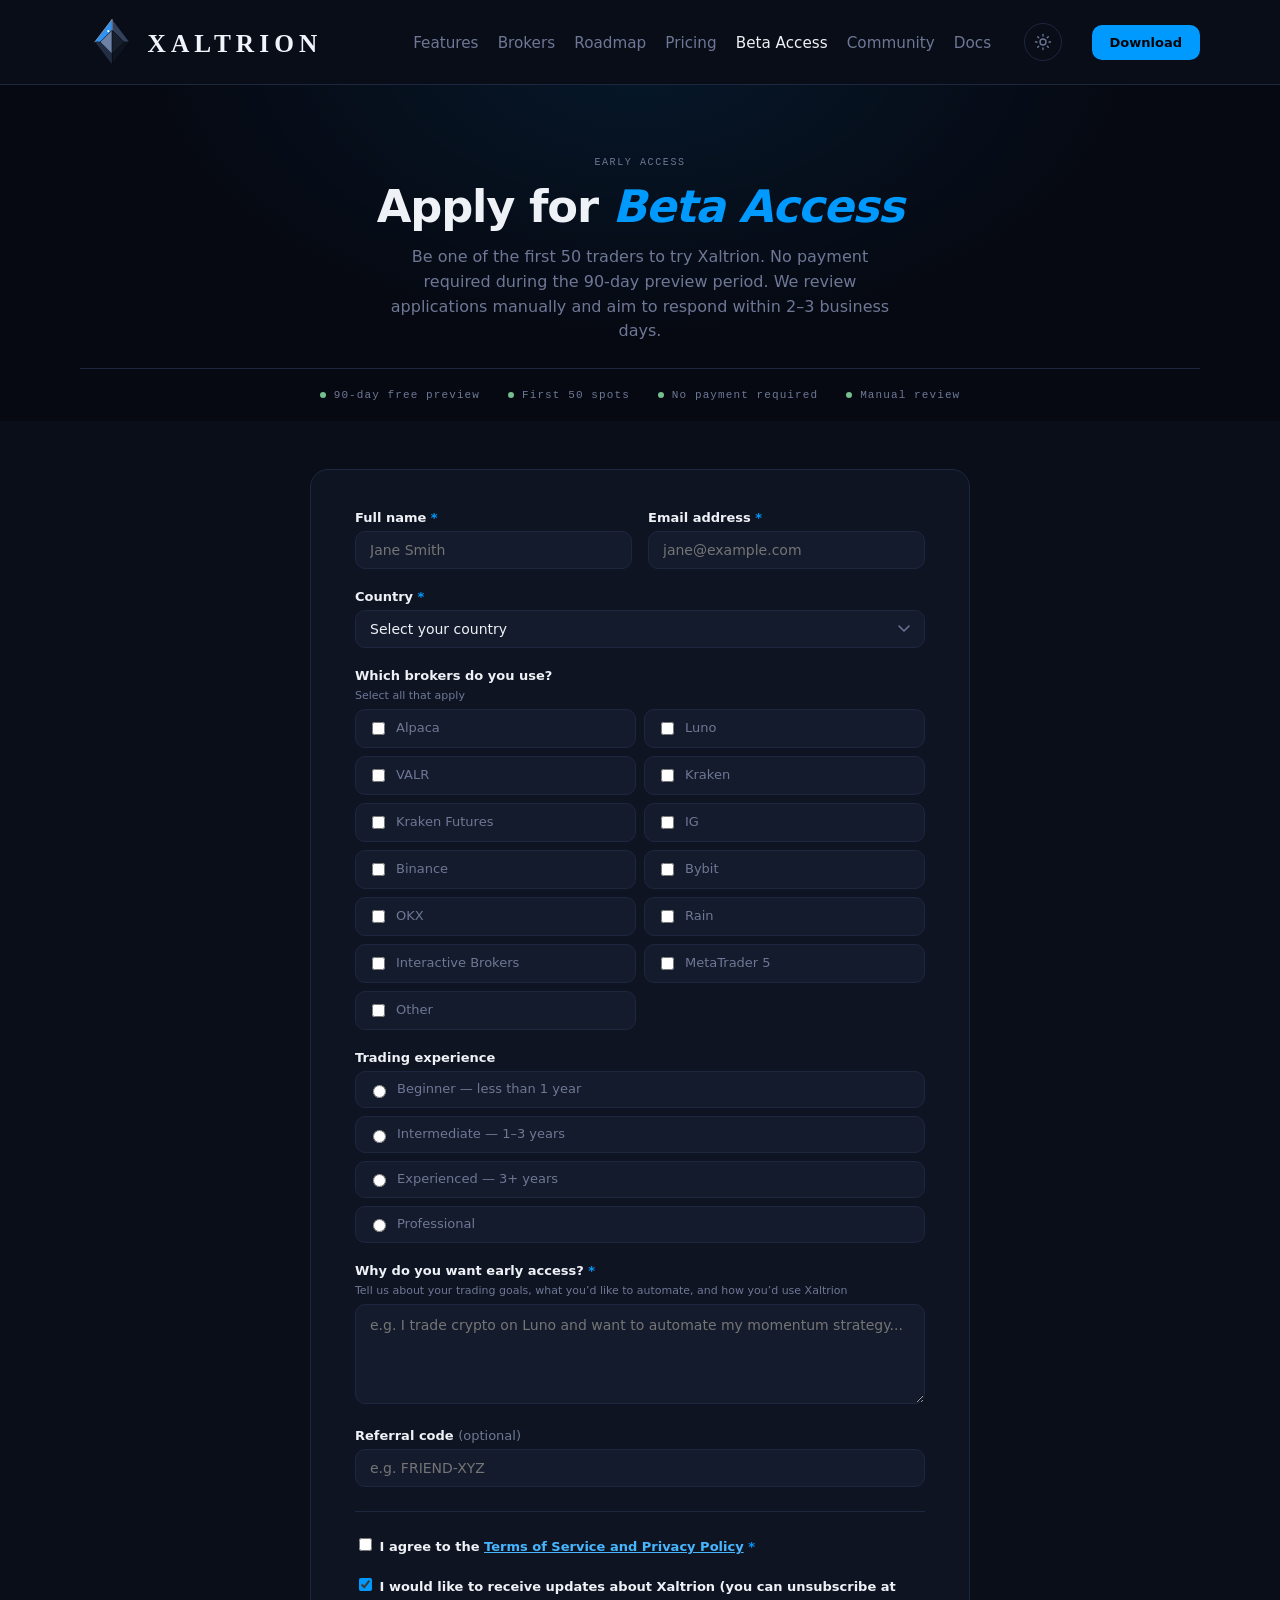
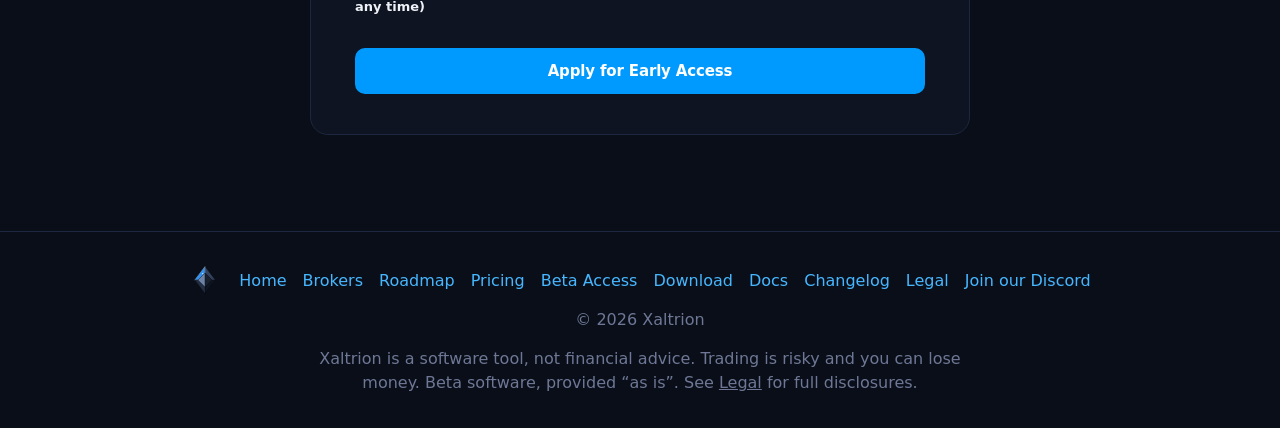
<file: beta.html>
<!DOCTYPE html>
<html lang="en" data-theme="dark">

<head>
  <meta charset="UTF-8" />
  <meta name="viewport" content="width=device-width, initial-scale=1.0" />
  <!-- Security headers: Referrer policy and CSP -->
  <meta name="referrer" content="strict-origin-when-cross-origin" />
  <meta http-equiv="content-security-policy" content="default-src 'self'; script-src 'self' 'unsafe-inline'; style-src 'self' 'unsafe-inline' https://fonts.googleapis.com; font-src 'self' https://fonts.gstatic.com data:; img-src 'self' data: https:; connect-src 'self' https://license.xaltrion.ai https://api.anthropic.com" />
  <title>Beta Access — Xaltrion</title>
  <meta name="description" content="Apply for early access to Xaltrion. Be one of the first 50 traders to try the platform free for 90 days. No payment required during the preview period." />
  <meta property="og:title" content="Apply for Beta Access — Xaltrion" />
  <meta property="og:description" content="Be one of the first 50 traders to try Xaltrion free for 90 days. No payment required during the preview period." />
  <meta property="og:image" content="https://xaltrion.ai/assets/img/brand/og-card.png" />
  <meta property="og:url" content="https://xaltrion.ai/beta.html" />
  <meta name="twitter:card" content="summary_large_image" />

    <link rel="icon" type="image/svg+xml" href="assets/img/brand/xaltrion-favicon.svg">
  <link rel="icon" type="image/png" sizes="32x32" href="assets/img/brand/mark-32.png">
  <link rel="apple-touch-icon" sizes="180x180" href="assets/img/brand/mark-180.png" />
  <link rel="preconnect" href="https://fonts.googleapis.com" />
  <link rel="preconnect" href="https://fonts.gstatic.com" crossorigin />
  <!-- Theme bootstrap: apply saved light/dark theme BEFORE first paint (no flash)
       and expose window.XTheme for the nav toggle. Default is dark. -->
  <script>
    (function () {
      window.XTheme = {
        get: function () {
          try { return localStorage.getItem('xaltrion-theme') === 'light' ? 'light' : 'dark'; }
          catch (e) { return 'dark'; }
        },
        _apply: function (t) {
          var r = document.documentElement;
          r.setAttribute('data-theme', t);
          r.classList.toggle('theme-light', t === 'light');
        },
        set: function (t) {
          t = (t === 'light') ? 'light' : 'dark';
          try { localStorage.setItem('xaltrion-theme', t); } catch (e) {}
          this._apply(t);
          try { window.dispatchEvent(new CustomEvent('xaltrion-theme-changed', { detail: { theme: t } })); } catch (e) {}
          return t;
        },
        toggle: function () { return this.set(this.get() === 'light' ? 'dark' : 'light'); }
      };
      window.XTheme._apply(window.XTheme.get());
    })();
  </script>
  <link rel="stylesheet" href="assets/css/tokens.css" />
  <link rel="stylesheet" href="assets/css/site.css" />
</head>

<body>
  <nav>
    <div class="container nav-row">
      <a class="nav-logo" href="index.html" aria-label="Xaltrion home"><img src="assets/img/brand/xaltrion-lockup-horizontal.svg?v=20260605b" alt="Xaltrion"></a>
      <ul class="nav-links">
        <li><a href="index.html#features">Features</a></li>
        <li><a href="brokers.html">Brokers</a></li>
        <li><a href="roadmap.html">Roadmap</a></li>
        <li><a href="pricing.html">Pricing</a></li>
        <li><a href="beta.html" style="color:var(--text)">Beta Access</a></li>
        <li><a href="https://discord.gg/9XS5zF2MfJ" target="_blank" rel="noopener">Community</a></li>
        <li><a href="docs.html">Docs</a></li>
      </ul>
      <a class="cta cta-primary" href="download.html" style="padding:10px 18px;font-size:13px">Download</a>
    </div>
  </nav>

  <!-- ═══ HEADER ══════════════════════════════════════════════════════════════ -->
  <header class="beta-page-hdr">
    <div class="container">
      <div class="x-eyebrow" style="margin-bottom:12px">Early Access</div>
      <h1>Apply for <em style="font-style:italic;color:var(--accent)">Beta Access</em></h1>
      <p>Be one of the first 50 traders to try Xaltrion. No payment required during the 90-day preview period. We review applications manually and aim to respond within 2&ndash;3 business days.</p>
      <div class="beta-stats">
        <span class="beta-stat beta-stat--dot">90-day free preview</span>
        <span class="beta-stat beta-stat--dot">First 50 spots</span>
        <span class="beta-stat beta-stat--dot">No payment required</span>
        <span class="beta-stat beta-stat--dot">Manual review</span>
      </div>
    </div>
  </header>

  <!-- ═══ FORM ═════════════════════════════════════════════════════════════════ -->
  <section class="beta-form-section">
    <div class="container">

      <!-- Form container -->
      <div id="form-container">
        <div class="beta-form-card">
          <form id="beta-form" novalidate>

            <!-- Honeypot (anti-spam, hidden from real users) -->
            <input type="text" name="website" style="display:none;position:absolute;left:-9999px" tabindex="-1" autocomplete="off" aria-hidden="true" />

            <!-- Name + Email -->
            <div class="beta-form-row">
              <div class="beta-form-field">
                <label for="full_name">Full name <span class="req">*</span></label>
                <input class="beta-input" type="text" id="full_name" name="full_name" required autocomplete="name" placeholder="Jane Smith" />
              </div>
              <div class="beta-form-field">
                <label for="email">Email address <span class="req">*</span></label>
                <input class="beta-input" type="email" id="email" name="email" required autocomplete="email" placeholder="jane@example.com" />
              </div>
            </div>

            <!-- Country -->
            <div class="beta-form-field">
              <label for="country">Country <span class="req">*</span></label>
              <select class="beta-select" id="country" name="country" required>
                <option value="">Select your country</option>
                <optgroup label="Africa">
                  <option value="EG">Egypt</option>
                  <option value="ET">Ethiopia</option>
                  <option value="GH">Ghana</option>
                  <option value="KE">Kenya</option>
                  <option value="MA">Morocco</option>
                  <option value="MZ">Mozambique</option>
                  <option value="NG">Nigeria</option>
                  <option value="ZA">South Africa</option>
                  <option value="TZ">Tanzania</option>
                  <option value="TN">Tunisia</option>
                  <option value="UG">Uganda</option>
                  <option value="ZW">Zimbabwe</option>
                </optgroup>
                <optgroup label="Americas">
                  <option value="AR">Argentina</option>
                  <option value="BR">Brazil</option>
                  <option value="CA">Canada</option>
                  <option value="CL">Chile</option>
                  <option value="CO">Colombia</option>
                  <option value="MX">Mexico</option>
                  <option value="PE">Peru</option>
                  <option value="US">United States</option>
                </optgroup>
                <optgroup label="Asia &amp; Pacific">
                  <option value="AU">Australia</option>
                  <option value="CN">China</option>
                  <option value="HK">Hong Kong</option>
                  <option value="IN">India</option>
                  <option value="ID">Indonesia</option>
                  <option value="JP">Japan</option>
                  <option value="MY">Malaysia</option>
                  <option value="NZ">New Zealand</option>
                  <option value="PH">Philippines</option>
                  <option value="SG">Singapore</option>
                  <option value="KR">South Korea</option>
                  <option value="TW">Taiwan</option>
                  <option value="TH">Thailand</option>
                  <option value="VN">Vietnam</option>
                </optgroup>
                <optgroup label="Europe">
                  <option value="AT">Austria</option>
                  <option value="BE">Belgium</option>
                  <option value="CY">Cyprus</option>
                  <option value="CZ">Czech Republic</option>
                  <option value="DK">Denmark</option>
                  <option value="FI">Finland</option>
                  <option value="FR">France</option>
                  <option value="DE">Germany</option>
                  <option value="GR">Greece</option>
                  <option value="HU">Hungary</option>
                  <option value="IE">Ireland</option>
                  <option value="IT">Italy</option>
                  <option value="LT">Lithuania</option>
                  <option value="LU">Luxembourg</option>
                  <option value="MT">Malta</option>
                  <option value="NL">Netherlands</option>
                  <option value="NO">Norway</option>
                  <option value="PL">Poland</option>
                  <option value="PT">Portugal</option>
                  <option value="RO">Romania</option>
                  <option value="ES">Spain</option>
                  <option value="SE">Sweden</option>
                  <option value="CH">Switzerland</option>
                  <option value="TR">Turkey</option>
                  <option value="UA">Ukraine</option>
                  <option value="GB">United Kingdom</option>
                </optgroup>
                <optgroup label="Middle East">
                  <option value="BH">Bahrain</option>
                  <option value="IL">Israel</option>
                  <option value="JO">Jordan</option>
                  <option value="KW">Kuwait</option>
                  <option value="LB">Lebanon</option>
                  <option value="OM">Oman</option>
                  <option value="QA">Qatar</option>
                  <option value="SA">Saudi Arabia</option>
                  <option value="AE">United Arab Emirates</option>
                </optgroup>
                <optgroup label="Other">
                  <option value="OTHER">Other</option>
                </optgroup>
              </select>
            </div>

            <!-- Brokers -->
            <div class="beta-form-field">
              <label>Which brokers do you use?</label>
              <span class="hint">Select all that apply</span>
              <div class="beta-check-grid">
                <label class="beta-check-label">
                  <input type="checkbox" name="brokers" value="Alpaca" />
                  Alpaca
                </label>
                <label class="beta-check-label">
                  <input type="checkbox" name="brokers" value="Luno" />
                  Luno
                </label>
                <label class="beta-check-label">
                  <input type="checkbox" name="brokers" value="VALR" />
                  VALR
                </label>
                <label class="beta-check-label">
                  <input type="checkbox" name="brokers" value="Kraken" />
                  Kraken
                </label>
                <label class="beta-check-label">
                  <input type="checkbox" name="brokers" value="Kraken Futures" />
                  Kraken Futures
                </label>
                <label class="beta-check-label">
                  <input type="checkbox" name="brokers" value="IG" />
                  IG
                </label>
                <label class="beta-check-label">
                  <input type="checkbox" name="brokers" value="Binance" />
                  Binance
                </label>
                <label class="beta-check-label">
                  <input type="checkbox" name="brokers" value="Bybit" />
                  Bybit
                </label>
                <label class="beta-check-label">
                  <input type="checkbox" name="brokers" value="OKX" />
                  OKX
                </label>
                <label class="beta-check-label">
                  <input type="checkbox" name="brokers" value="Rain" />
                  Rain
                </label>
                <label class="beta-check-label">
                  <input type="checkbox" name="brokers" value="Interactive Brokers" />
                  Interactive Brokers
                </label>
                <label class="beta-check-label">
                  <input type="checkbox" name="brokers" value="MetaTrader 5" />
                  MetaTrader 5
                </label>
                <label class="beta-check-label">
                  <input type="checkbox" name="brokers" value="Other" />
                  Other
                </label>
              </div>
            </div>

            <!-- Trading experience -->
            <div class="beta-form-field">
              <label>Trading experience</label>
              <div class="beta-radio-group">
                <label class="beta-radio-label">
                  <input type="radio" name="trading_experience" value="Beginner" />
                  Beginner &mdash; less than 1 year
                </label>
                <label class="beta-radio-label">
                  <input type="radio" name="trading_experience" value="Intermediate" />
                  Intermediate &mdash; 1&ndash;3 years
                </label>
                <label class="beta-radio-label">
                  <input type="radio" name="trading_experience" value="Experienced" />
                  Experienced &mdash; 3+ years
                </label>
                <label class="beta-radio-label">
                  <input type="radio" name="trading_experience" value="Professional" />
                  Professional
                </label>
              </div>
            </div>

            <!-- Why early access -->
            <div class="beta-form-field">
              <label for="why_early_access">Why do you want early access? <span class="req">*</span></label>
              <span class="hint">Tell us about your trading goals, what you&rsquo;d like to automate, and how you&rsquo;d use Xaltrion</span>
              <textarea class="beta-textarea" id="why_early_access" name="why_early_access" required placeholder="e.g. I trade crypto on Luno and want to automate my momentum strategy..."></textarea>
            </div>

            <!-- Referral code -->
            <div class="beta-form-field">
              <label for="referral_code">Referral code <span style="font-weight:400;color:var(--text-3)">(optional)</span></label>
              <input class="beta-input" type="text" id="referral_code" name="referral_code" placeholder="e.g. FRIEND-XYZ" />
            </div>

            <div class="beta-sep"></div>

            <!-- Terms of Service -->
            <div class="beta-form-field">
              <label class="beta-tos-label">
                <input type="checkbox" name="agreed_tos" id="agreed_tos" required />
                I agree to the <a href="legal.html">Terms of Service and Privacy Policy</a> <span class="req">*</span>
              </label>
            </div>

            <!-- Marketing opt-in -->
            <div class="beta-form-field" style="margin-bottom:24px">
              <label class="beta-tos-label">
                <input type="checkbox" name="marketing_opt_in" id="marketing_opt_in" checked />
                I would like to receive updates about Xaltrion (you can unsubscribe at any time)
              </label>
            </div>

            <!-- Error -->
            <div id="form-error" class="beta-form-error" style="display:none">
              <span id="error-text">Something went wrong. Please try again.</span>
              <span id="error-cooldown" style="display:none"> Retry in <span id="cooldown-count">30</span>s.</span>
            </div>

            <!-- Submit -->
            <button class="beta-submit-btn" type="submit" id="submit-btn">Apply for Early Access</button>

          </form>
        </div>
      </div>

      <!-- Thank you state -->
      <div id="thank-you" style="display:none">
        <div class="beta-thank-you">
          <div class="beta-thank-you__icon">&#x2705;</div>
          <h2>Application received!</h2>
          <p>
            We review applications manually and will be in touch via email within 2&ndash;3 business days.
            Join our Discord community while you wait &mdash; it&rsquo;s where beta feedback and announcements happen first.
          </p>
          <a class="discord-cta" href="https://discord.gg/9XS5zF2MfJ" target="_blank" rel="noopener">
            &#x1F4AC; Join the Discord
          </a>
        </div>
      </div>

    </div>
  </section>

  <footer>
    <div class="container">
      <div class="footer-logo">
        <a href="index.html" aria-label="Xaltrion home"><img src="assets/img/brand/xaltrion-crystal.svg" alt="Xaltrion" height="32"></a>
      </div>
      <div class="footer-links">
        <a href="index.html">Home</a>
        <a href="brokers.html">Brokers</a>
        <a href="roadmap.html">Roadmap</a>
        <a href="pricing.html">Pricing</a>
        <a href="beta.html">Beta Access</a>
        <a href="download.html">Download</a>
        <a href="docs.html">Docs</a>
        <a href="changelog.html">Changelog</a>
        <a href="legal.html">Legal</a>
        <a href="https://discord.gg/9XS5zF2MfJ" target="_blank" rel="noopener">Join our Discord</a>
      </div>
      <div class="muted" style="margin-top:4px">&copy; 2026 Xaltrion</div>
      <div class="muted" style="margin-top:8px;max-width:680px;margin-left:auto;margin-right:auto;line-height:1.5">Xaltrion is a software tool, not financial advice. Trading is risky and you can lose money. Beta software, provided &ldquo;as is&rdquo;. See <a href="legal.html" style="color:inherit;text-decoration:underline">Legal</a> for full disclosures.</div>
    </div>
  </footer>

  <script src="assets/js/main.js"></script>
  <script>
    (function () {
      var form = document.getElementById('beta-form');
      var submitBtn = document.getElementById('submit-btn');
      var formContainer = document.getElementById('form-container');
      var thankYou = document.getElementById('thank-you');
      var formError = document.getElementById('form-error');
      var errorText = document.getElementById('error-text');
      var errorCooldown = document.getElementById('error-cooldown');
      var cooldownCount = document.getElementById('cooldown-count');
      var submitLocked = false;

      form.addEventListener('submit', async function (e) {
        e.preventDefault();
        if (submitLocked) return;

        // Honeypot check
        if (form.elements['website'] && form.elements['website'].value) return;

        // Basic required field check
        var fullName = form.elements['full_name'].value.trim();
        var email = form.elements['email'].value.trim();
        var country = form.elements['country'].value;
        var why = form.elements['why_early_access'].value.trim();
        var agreedTos = form.elements['agreed_tos'].checked;

        if (!fullName || !email || !country || !why || !agreedTos) {
          errorText.textContent = 'Please fill in all required fields and accept the Terms of Service.';
          errorCooldown.style.display = 'none';
          formError.style.display = 'block';
          return;
        }

        var emailRe = /^[^\s@]+@[^\s@]+\.[^\s@]+$/;
        if (!emailRe.test(email)) {
          errorText.textContent = 'Please enter a valid email address.';
          errorCooldown.style.display = 'none';
          formError.style.display = 'block';
          return;
        }

        // Collect brokers
        var brokers = Array.from(form.querySelectorAll('[name="brokers"]:checked')).map(function (el) { return el.value; });
        // Trading experience
        var expEl = form.querySelector('[name="trading_experience"]:checked');
        var tradingExp = expEl ? expEl.value : '';

        var payload = {
          full_name: fullName,
          email: email,
          country: country,
          brokers_used: brokers,
          trading_experience: tradingExp,
          why_early_access: why,
          referral_code: form.elements['referral_code'].value.trim(),
          agreed_tos: agreedTos,
          marketing_opted_in: form.elements['marketing_opt_in'].checked
        };

        submitBtn.disabled = true;
        submitBtn.textContent = 'Submitting…';
        submitLocked = true;
        formError.style.display = 'none';

        try {
          var res = await fetch('https://license.xaltrion.ai/api/early-access/apply', {
            method: 'POST',
            headers: { 'Content-Type': 'application/json' },
            body: JSON.stringify(payload)
          });

          if (!res.ok) {
            var errData = await res.json().catch(function () { return {}; });
            throw new Error(errData.message || 'Server error (' + res.status + ')');
          }

          // Success
          formContainer.style.display = 'none';
          thankYou.style.display = 'block';
          window.scrollTo({ top: 0, behavior: 'smooth' });

        } catch (err) {
          errorText.textContent = err.message && err.message !== 'Failed to fetch'
            ? err.message
            : 'Could not submit. Please check your connection and try again.';
          errorCooldown.style.display = 'inline';

          var remaining = 30;
          cooldownCount.textContent = remaining;
          formError.style.display = 'block';

          var timer = setInterval(function () {
            remaining--;
            cooldownCount.textContent = remaining;
            if (remaining <= 0) {
              clearInterval(timer);
              submitBtn.disabled = false;
              submitBtn.textContent = 'Apply for Early Access';
              submitLocked = false;
              formError.style.display = 'none';
            }
          }, 1000);
        }
      });
    })();
  </script>
</body>

</html>
</file>
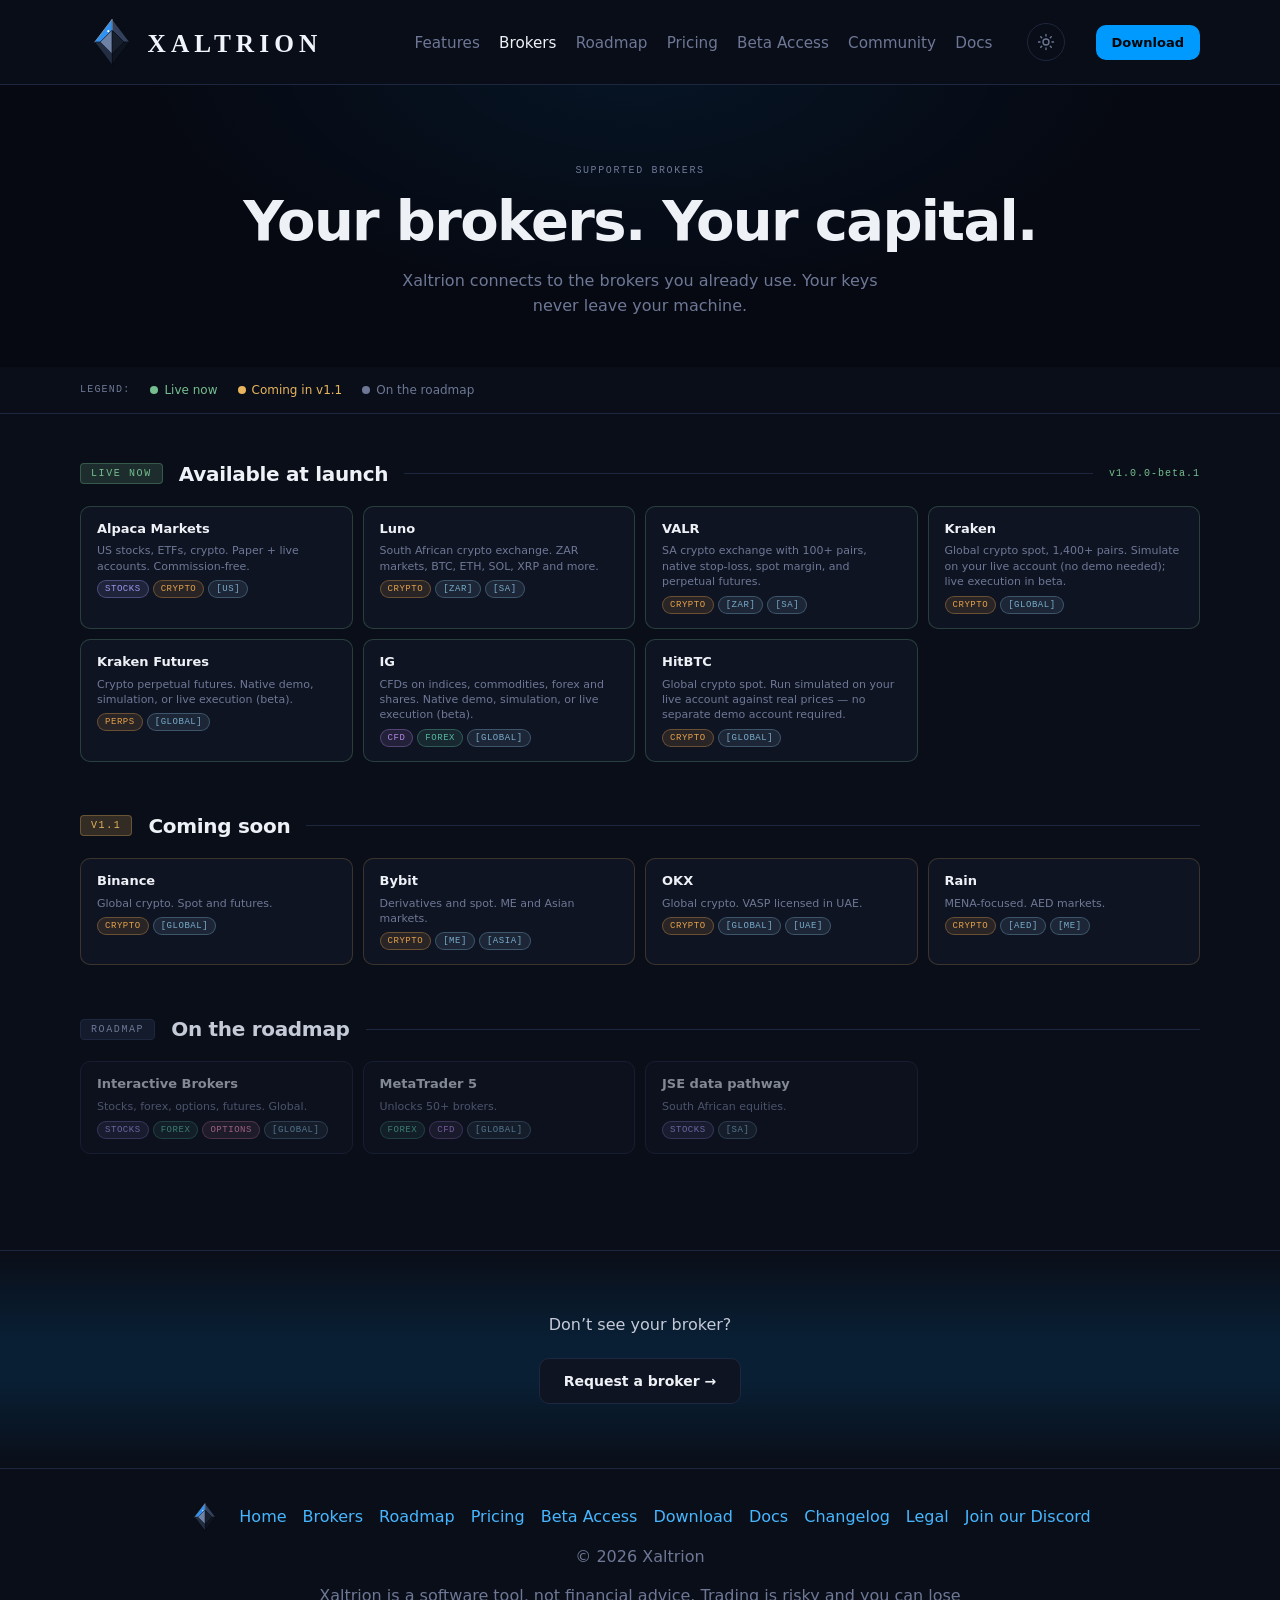
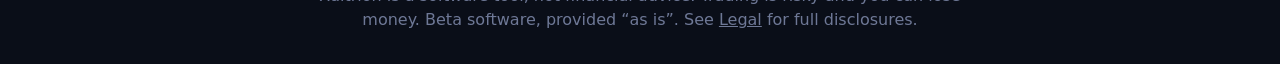
<file: brokers.html>
<!DOCTYPE html>
<html lang="en" data-theme="dark">

<head>
  <meta charset="UTF-8" />
  <meta name="viewport" content="width=device-width, initial-scale=1.0" />
  <!-- Security headers: Referrer policy and CSP -->
  <meta name="referrer" content="strict-origin-when-cross-origin" />
  <meta http-equiv="content-security-policy" content="default-src 'self'; script-src 'self' 'unsafe-inline'; style-src 'self' 'unsafe-inline' https://fonts.googleapis.com; font-src 'self' https://fonts.gstatic.com data:; img-src 'self' data: https:; connect-src 'self' https://license.xaltrion.ai https://api.anthropic.com" />
  <title>Brokers — Xaltrion</title>
  <meta name="description" content="Brokers supported by Xaltrion — live now, coming soon, and on the roadmap." />
  <meta property="og:title" content="Brokers — Xaltrion" />
  <meta property="og:description" content="Brokers supported by Xaltrion — live now, coming soon, and on the roadmap." />
  <meta property="og:url" content="https://xaltrion.ai/brokers.html" />
  <meta property="og:type" content="website" />
  <meta name="twitter:card" content="summary_large_image" />
  <meta property="og:image" content="https://xaltrion.ai/assets/img/brand/og-card.png" />

    <link rel="icon" type="image/svg+xml" href="assets/img/brand/xaltrion-favicon.svg">
  <link rel="icon" type="image/png" sizes="32x32" href="assets/img/brand/mark-32.png">
  <link rel="apple-touch-icon" sizes="180x180" href="assets/img/brand/mark-180.png" />
  <link rel="preconnect" href="https://fonts.googleapis.com" />
  <link rel="preconnect" href="https://fonts.gstatic.com" crossorigin />
  <!-- Theme bootstrap: apply saved light/dark theme BEFORE first paint (no flash)
       and expose window.XTheme for the nav toggle. Default is dark. -->
  <script>
    (function () {
      window.XTheme = {
        get: function () {
          try { return localStorage.getItem('xaltrion-theme') === 'light' ? 'light' : 'dark'; }
          catch (e) { return 'dark'; }
        },
        _apply: function (t) {
          var r = document.documentElement;
          r.setAttribute('data-theme', t);
          r.classList.toggle('theme-light', t === 'light');
        },
        set: function (t) {
          t = (t === 'light') ? 'light' : 'dark';
          try { localStorage.setItem('xaltrion-theme', t); } catch (e) {}
          this._apply(t);
          try { window.dispatchEvent(new CustomEvent('xaltrion-theme-changed', { detail: { theme: t } })); } catch (e) {}
          return t;
        },
        toggle: function () { return this.set(this.get() === 'light' ? 'dark' : 'light'); }
      };
      window.XTheme._apply(window.XTheme.get());
    })();
  </script>
  <link rel="stylesheet" href="assets/css/tokens.css" />
  <link rel="stylesheet" href="assets/css/site.css" />
</head>

<body>
  <nav>
    <div class="container nav-row">
      <a class="nav-logo" href="index.html" aria-label="Xaltrion home"><img src="assets/img/brand/xaltrion-lockup-horizontal.svg?v=20260605b" alt="Xaltrion"></a>
      <ul class="nav-links">
        <li><a href="index.html#features">Features</a></li>
        <li><a href="brokers.html" style="color:var(--text)">Brokers</a></li>
        <li><a href="roadmap.html">Roadmap</a></li>
        <li><a href="pricing.html">Pricing</a></li>
        <li><a href="beta.html">Beta Access</a></li>
        <li><a href="https://discord.gg/9XS5zF2MfJ" target="_blank" rel="noopener">Community</a></li>
        <li><a href="docs.html">Docs</a></li>
      </ul>
      <a class="cta cta-primary" href="download.html" style="font-size:13px;padding:10px 16px">Download</a>
    </div>
  </nav>

  <!-- ═══ HEADER ══════════════════════════════════════════════════════════════ -->
  <header class="roadmap-page-hdr">
    <div class="container">
      <div class="x-eyebrow" style="margin-bottom:12px">Supported Brokers</div>
      <h1>Your brokers. Your capital.</h1>
      <p>Xaltrion connects to the brokers you already use. Your keys never leave your machine.</p>
    </div>
  </header>

  <!-- ═══ LEGEND ═══════════════════════════════════════════════════════════════ -->
  <div style="border-bottom:1px solid var(--hairline);padding:16px 0">
    <div class="container" style="display:flex;align-items:center;gap:20px;flex-wrap:wrap">
      <span style="font-family:var(--font-mono);font-size:10px;letter-spacing:0.12em;text-transform:uppercase;color:var(--text-3)">Legend:</span>
      <span style="display:flex;align-items:center;gap:6px;font-size:12px;color:var(--gain)"><span style="width:8px;height:8px;border-radius:50%;background:var(--gain);display:inline-block"></span>Live now</span>
      <span style="display:flex;align-items:center;gap:6px;font-size:12px;color:var(--status-warn)"><span style="width:8px;height:8px;border-radius:50%;background:var(--status-warn);display:inline-block"></span>Coming in v1.1</span>
      <span style="display:flex;align-items:center;gap:6px;font-size:12px;color:var(--text-3)"><span style="width:8px;height:8px;border-radius:50%;background:var(--text-3);display:inline-block"></span>On the roadmap</span>
    </div>
  </div>

  <!-- ═══ BROKER SECTIONS ═══════════════════════════════════════════════════════ -->
  <section class="roadmap-phases">
    <div class="container">

      <!-- LIVE NOW -->
      <div class="roadmap-phase">
        <div class="roadmap-phase-hdr">
          <span class="roadmap-phase-num roadmap-phase-num--p1">Live now</span>
          <h2 class="roadmap-phase-title roadmap-phase-title--p1">Available at launch</h2>
          <div class="roadmap-phase-line"></div>
          <span style="font-family:var(--font-mono);font-size:10px;letter-spacing:0.10em;color:var(--gain)">v1.0.0-beta.1</span>
        </div>
        <div class="roadmap-items">
          <div class="roadmap-item roadmap-item--p1">
            <div class="roadmap-item__name">Alpaca Markets</div>
            <div class="roadmap-item__desc">US stocks, ETFs, crypto. Paper + live accounts. Commission-free.</div>
            <div class="roadmap-item__tags">
              <span class="btag btag--stocks">Stocks</span>
              <span class="btag btag--crypto">Crypto</span>
              <span class="btag btag--region">[US]</span>
            </div>
          </div>
          <div class="roadmap-item roadmap-item--p1">
            <div class="roadmap-item__name">Luno</div>
            <div class="roadmap-item__desc">South African crypto exchange. ZAR markets, BTC, ETH, SOL, XRP and more.</div>
            <div class="roadmap-item__tags">
              <span class="btag btag--crypto">Crypto</span>
              <span class="btag btag--region">[ZAR]</span>
              <span class="btag btag--region">[SA]</span>
            </div>
          </div>
          <div class="roadmap-item roadmap-item--p1">
            <div class="roadmap-item__name">VALR</div>
            <div class="roadmap-item__desc">SA crypto exchange with 100+ pairs, native stop-loss, spot margin, and perpetual futures.</div>
            <div class="roadmap-item__tags">
              <span class="btag btag--crypto">Crypto</span>
              <span class="btag btag--region">[ZAR]</span>
              <span class="btag btag--region">[SA]</span>
            </div>
          </div>
          <div class="roadmap-item roadmap-item--p1">
            <div class="roadmap-item__name">Kraken</div>
            <div class="roadmap-item__desc">Global crypto spot, 1,400+ pairs. Simulate on your live account (no demo needed); live execution in beta.</div>
            <div class="roadmap-item__tags">
              <span class="btag btag--crypto">Crypto</span>
              <span class="btag btag--region">[Global]</span>
            </div>
          </div>
          <div class="roadmap-item roadmap-item--p1">
            <div class="roadmap-item__name">Kraken Futures</div>
            <div class="roadmap-item__desc">Crypto perpetual futures. Native demo, simulation, or live execution (beta).</div>
            <div class="roadmap-item__tags">
              <span class="btag btag--crypto">Perps</span>
              <span class="btag btag--region">[Global]</span>
            </div>
          </div>
          <div class="roadmap-item roadmap-item--p1">
            <div class="roadmap-item__name">IG</div>
            <div class="roadmap-item__desc">CFDs on indices, commodities, forex and shares. Native demo, simulation, or live execution (beta).</div>
            <div class="roadmap-item__tags">
              <span class="btag btag--cfd">CFD</span>
              <span class="btag btag--forex">Forex</span>
              <span class="btag btag--region">[Global]</span>
            </div>
          </div>
          <div class="roadmap-item roadmap-item--p1">
            <div class="roadmap-item__name">HitBTC</div>
            <div class="roadmap-item__desc">Global crypto spot. Run simulated on your live account against real prices — no separate demo account required.</div>
            <div class="roadmap-item__tags">
              <span class="btag btag--crypto">Crypto</span>
              <span class="btag btag--region">[Global]</span>
            </div>
          </div>
        </div>
      </div>

      <!-- COMING IN v1.1 -->
      <div class="roadmap-phase">
        <div class="roadmap-phase-hdr">
          <span class="roadmap-phase-num roadmap-phase-num--p2">v1.1</span>
          <h2 class="roadmap-phase-title roadmap-phase-title--p2">Coming soon</h2>
          <div class="roadmap-phase-line"></div>
        </div>
        <div class="roadmap-items">
          <div class="roadmap-item roadmap-item--p2">
            <div class="roadmap-item__name">Binance</div>
            <div class="roadmap-item__desc">Global crypto. Spot and futures.</div>
            <div class="roadmap-item__tags">
              <span class="btag btag--crypto">Crypto</span>
              <span class="btag btag--region">[Global]</span>
            </div>
          </div>
          <div class="roadmap-item roadmap-item--p2">
            <div class="roadmap-item__name">Bybit</div>
            <div class="roadmap-item__desc">Derivatives and spot. ME and Asian markets.</div>
            <div class="roadmap-item__tags">
              <span class="btag btag--crypto">Crypto</span>
              <span class="btag btag--region">[ME]</span>
              <span class="btag btag--region">[Asia]</span>
            </div>
          </div>
          <div class="roadmap-item roadmap-item--p2">
            <div class="roadmap-item__name">OKX</div>
            <div class="roadmap-item__desc">Global crypto. VASP licensed in UAE.</div>
            <div class="roadmap-item__tags">
              <span class="btag btag--crypto">Crypto</span>
              <span class="btag btag--region">[Global]</span>
              <span class="btag btag--region">[UAE]</span>
            </div>
          </div>
          <div class="roadmap-item roadmap-item--p2">
            <div class="roadmap-item__name">Rain</div>
            <div class="roadmap-item__desc">MENA-focused. AED markets.</div>
            <div class="roadmap-item__tags">
              <span class="btag btag--crypto">Crypto</span>
              <span class="btag btag--region">[AED]</span>
              <span class="btag btag--region">[ME]</span>
            </div>
          </div>
        </div>
      </div>

      <!-- ON THE ROADMAP -->
      <div class="roadmap-phase">
        <div class="roadmap-phase-hdr">
          <span class="roadmap-phase-num roadmap-phase-num--p3">Roadmap</span>
          <h2 class="roadmap-phase-title roadmap-phase-title--p3">On the roadmap</h2>
          <div class="roadmap-phase-line"></div>
        </div>
        <div class="roadmap-items">
          <div class="roadmap-item roadmap-item--p3">
            <div class="roadmap-item__name">Interactive Brokers</div>
            <div class="roadmap-item__desc">Stocks, forex, options, futures. Global.</div>
            <div class="roadmap-item__tags">
              <span class="btag btag--stocks">Stocks</span>
              <span class="btag btag--forex">Forex</span>
              <span class="btag btag--options">Options</span>
              <span class="btag btag--region">[Global]</span>
            </div>
          </div>
          <div class="roadmap-item roadmap-item--p3">
            <div class="roadmap-item__name">MetaTrader 5</div>
            <div class="roadmap-item__desc">Unlocks 50+ brokers.</div>
            <div class="roadmap-item__tags">
              <span class="btag btag--forex">Forex</span>
              <span class="btag btag--cfd">CFD</span>
              <span class="btag btag--region">[Global]</span>
            </div>
          </div>
          <div class="roadmap-item roadmap-item--p3">
            <div class="roadmap-item__name">JSE data pathway</div>
            <div class="roadmap-item__desc">South African equities.</div>
            <div class="roadmap-item__tags">
              <span class="btag btag--stocks">Stocks</span>
              <span class="btag btag--region">[SA]</span>
            </div>
          </div>
        </div>
      </div>

    </div>
  </section>

  <!-- ═══ CTA ═══════════════════════════════════════════════════════════════════ -->
  <section style="border-top:1px solid var(--hairline);padding:4rem 0;text-align:center;background:linear-gradient(180deg,transparent,var(--accent-bg) 40%,var(--accent-bg) 60%,transparent)">
    <div class="container">
      <p class="sub" style="max-width:440px;margin:0 auto 24px">Don&rsquo;t see your broker?</p>
      <a class="cta cta-secondary" href="request-broker.html" style="padding:14px 24px;font-size:14px">Request a broker &rarr;</a>
    </div>
  </section>

  <footer>
    <div class="container">
      <div class="footer-logo">
        <a href="index.html" aria-label="Xaltrion home"><img src="assets/img/brand/xaltrion-crystal.svg" alt="Xaltrion" height="32"></a>
      </div>
      <div class="footer-links">
        <a href="index.html">Home</a>
        <a href="brokers.html">Brokers</a>
        <a href="roadmap.html">Roadmap</a>
        <a href="pricing.html">Pricing</a>
        <a href="beta.html">Beta Access</a>
        <a href="download.html">Download</a>
        <a href="docs.html">Docs</a>
        <a href="changelog.html">Changelog</a>
        <a href="legal.html">Legal</a>
        <a href="https://discord.gg/9XS5zF2MfJ" target="_blank" rel="noopener">Join our Discord</a>
      </div>
      <div class="muted" style="margin-top:4px">&copy; 2026 Xaltrion</div>
      <div class="muted" style="margin-top:8px;max-width:680px;margin-left:auto;margin-right:auto;line-height:1.5">Xaltrion is a software tool, not financial advice. Trading is risky and you can lose money. Beta software, provided &ldquo;as is&rdquo;. See <a href="legal.html" style="color:inherit;text-decoration:underline">Legal</a> for full disclosures.</div>
    </div>
  </footer>

  <script src="assets/js/main.js"></script>
</body>

</html>
</file>
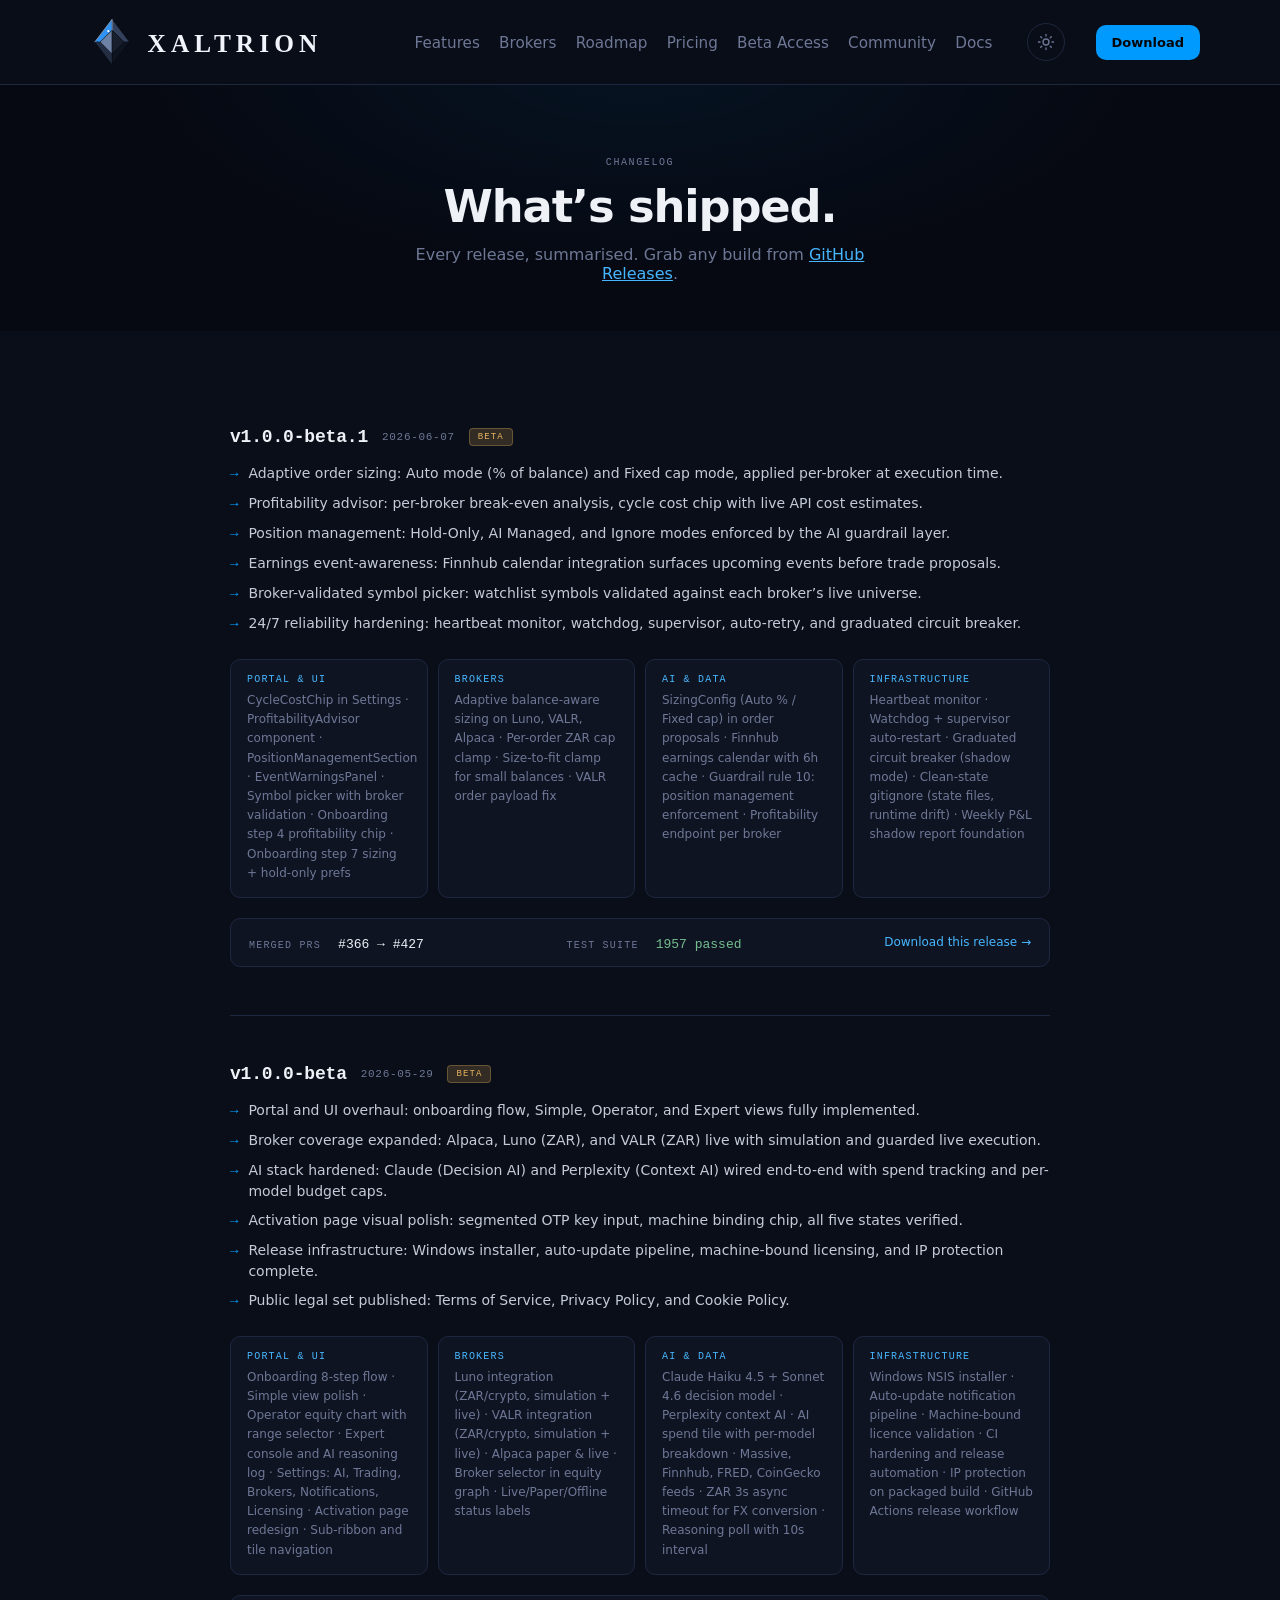
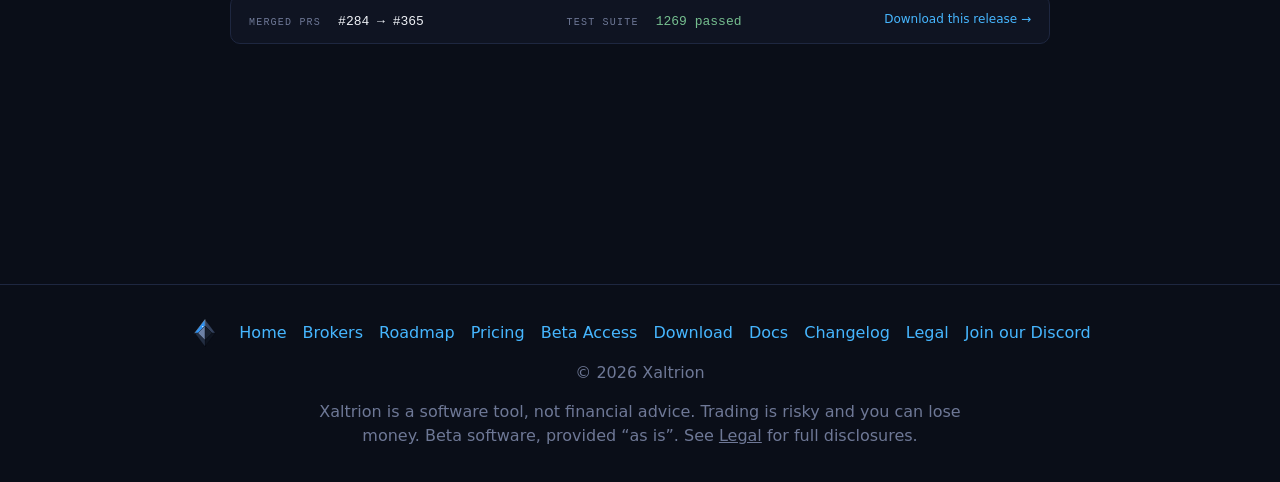
<file: changelog.html>
<!DOCTYPE html>
<html lang="en" data-theme="dark">

<head>
  <meta charset="UTF-8" />
  <meta name="viewport" content="width=device-width, initial-scale=1.0" />
  <!-- Security headers: Referrer policy and CSP -->
  <meta name="referrer" content="strict-origin-when-cross-origin" />
  <meta http-equiv="content-security-policy" content="default-src 'self'; script-src 'self' 'unsafe-inline'; style-src 'self' 'unsafe-inline' https://fonts.googleapis.com; font-src 'self' https://fonts.gstatic.com data:; img-src 'self' data: https:; connect-src 'self' https://license.xaltrion.ai https://api.anthropic.com" />
  <title>Changelog — Xaltrion</title>
  <meta name="description" content="Xaltrion changelog — what's new in each release." />
  <meta property="og:title" content="Changelog — Xaltrion" />
  <meta property="og:description" content="Xaltrion changelog — what's new in each release." />
  <meta property="og:url" content="https://xaltrion.ai/changelog.html" />
  <meta property="og:type" content="website" />
  <meta name="twitter:card" content="summary_large_image" />
  <meta property="og:image" content="https://xaltrion.ai/assets/img/brand/og-card.png" />

    <link rel="icon" type="image/svg+xml" href="assets/img/brand/xaltrion-favicon.svg">
  <link rel="icon" type="image/png" sizes="32x32" href="assets/img/brand/mark-32.png">
  <link rel="apple-touch-icon" sizes="180x180" href="assets/img/brand/mark-180.png" />
  <link rel="preconnect" href="https://fonts.googleapis.com" />
  <link rel="preconnect" href="https://fonts.gstatic.com" crossorigin />
  <!-- Theme bootstrap: apply saved light/dark theme BEFORE first paint (no flash)
       and expose window.XTheme for the nav toggle. Default is dark. -->
  <script>
    (function () {
      window.XTheme = {
        get: function () {
          try { return localStorage.getItem('xaltrion-theme') === 'light' ? 'light' : 'dark'; }
          catch (e) { return 'dark'; }
        },
        _apply: function (t) {
          var r = document.documentElement;
          r.setAttribute('data-theme', t);
          r.classList.toggle('theme-light', t === 'light');
        },
        set: function (t) {
          t = (t === 'light') ? 'light' : 'dark';
          try { localStorage.setItem('xaltrion-theme', t); } catch (e) {}
          this._apply(t);
          try { window.dispatchEvent(new CustomEvent('xaltrion-theme-changed', { detail: { theme: t } })); } catch (e) {}
          return t;
        },
        toggle: function () { return this.set(this.get() === 'light' ? 'dark' : 'light'); }
      };
      window.XTheme._apply(window.XTheme.get());
    })();
  </script>
  <link rel="stylesheet" href="assets/css/tokens.css" />
  <link rel="stylesheet" href="assets/css/site.css" />
</head>

<body>
  <nav>
    <div class="container nav-row">
      <a class="nav-logo" href="index.html" aria-label="Xaltrion home"><img src="assets/img/brand/xaltrion-lockup-horizontal.svg?v=20260605b" alt="Xaltrion"></a>
      <ul class="nav-links">
        <li><a href="index.html#features">Features</a></li>
        <li><a href="brokers.html">Brokers</a></li>
        <li><a href="roadmap.html">Roadmap</a></li>
        <li><a href="pricing.html">Pricing</a></li>
        <li><a href="beta.html">Beta Access</a></li>
        <li><a href="https://discord.gg/9XS5zF2MfJ" target="_blank" rel="noopener">Community</a></li>
        <li><a href="docs.html">Docs</a></li>
      </ul>
      <a class="cta cta-primary" href="download.html" style="font-size:13px;padding:10px 16px">Download</a>
    </div>
  </nav>

  <!-- ═══ HEADER ══════════════════════════════════════════════════════════════ -->
  <header class="changelog-page-hdr">
    <div class="container">
      <div class="x-eyebrow" style="margin-bottom:12px">Changelog</div>
      <h1>What&rsquo;s shipped.</h1>
      <p>Every release, summarised. Grab any build from <a href="https://github.com/izakl/xaltrion/releases" target="_blank" rel="noopener" style="color:var(--accent-2)">GitHub Releases</a>.</p>
    </div>
  </header>

  <!-- ═══ RELEASES ═════════════════════════════════════════════════════════════ -->
  <section style="padding:3rem 0 6rem">
    <div class="container changelog-layout">

      <!-- v1.0.0-beta.1 -->
      <div class="cl-release">
        <div class="cl-version-row">
          <span class="cl-version">v1.0.0-beta.1</span>
          <span class="cl-date">2026-06-07</span>
          <span class="cl-badge">Beta</span>
        </div>

        <ul class="cl-highlights">
          <li>Adaptive order sizing: Auto mode (% of balance) and Fixed cap mode, applied per-broker at execution time.</li>
          <li>Profitability advisor: per-broker break-even analysis, cycle cost chip with live API cost estimates.</li>
          <li>Position management: Hold-Only, AI Managed, and Ignore modes enforced by the AI guardrail layer.</li>
          <li>Earnings event-awareness: Finnhub calendar integration surfaces upcoming events before trade proposals.</li>
          <li>Broker-validated symbol picker: watchlist symbols validated against each broker&rsquo;s live universe.</li>
          <li>24/7 reliability hardening: heartbeat monitor, watchdog, supervisor, auto-retry, and graduated circuit breaker.</li>
        </ul>

        <div class="cl-areas">
          <div class="cl-area">
            <div class="cl-area__name">Portal &amp; UI</div>
            <div class="cl-area__items">
              CycleCostChip in Settings &middot;
              ProfitabilityAdvisor component &middot;
              PositionManagementSection &middot;
              EventWarningsPanel &middot;
              Symbol picker with broker validation &middot;
              Onboarding step 4 profitability chip &middot;
              Onboarding step 7 sizing + hold-only prefs
            </div>
          </div>
          <div class="cl-area">
            <div class="cl-area__name">Brokers</div>
            <div class="cl-area__items">
              Adaptive balance-aware sizing on Luno, VALR, Alpaca &middot;
              Per-order ZAR cap clamp &middot;
              Size-to-fit clamp for small balances &middot;
              VALR order payload fix
            </div>
          </div>
          <div class="cl-area">
            <div class="cl-area__name">AI &amp; Data</div>
            <div class="cl-area__items">
              SizingConfig (Auto % / Fixed cap) in order proposals &middot;
              Finnhub earnings calendar with 6h cache &middot;
              Guardrail rule 10: position management enforcement &middot;
              Profitability endpoint per broker
            </div>
          </div>
          <div class="cl-area">
            <div class="cl-area__name">Infrastructure</div>
            <div class="cl-area__items">
              Heartbeat monitor &middot;
              Watchdog + supervisor auto-restart &middot;
              Graduated circuit breaker (shadow mode) &middot;
              Clean-state gitignore (state files, runtime drift) &middot;
              Weekly P&amp;L shadow report foundation
            </div>
          </div>
        </div>

        <div style="margin-top:20px;padding:14px 18px;background:var(--surface);border:1px solid var(--hairline);border-radius:10px;display:flex;align-items:center;justify-content:space-between;gap:12px;flex-wrap:wrap">
          <div>
            <span style="font-family:var(--font-mono);font-size:10px;letter-spacing:0.12em;text-transform:uppercase;color:var(--text-3)">Merged PRs</span>
            <span style="font-family:var(--font-mono);font-size:13px;color:var(--text);margin-left:12px">#366 &rarr; #427</span>
          </div>
          <div>
            <span style="font-family:var(--font-mono);font-size:10px;letter-spacing:0.12em;text-transform:uppercase;color:var(--text-3)">Test suite</span>
            <span style="font-family:var(--font-mono);font-size:13px;color:var(--gain);margin-left:12px">1957 passed</span>
          </div>
          <a href="https://download.xaltrion.ai/" target="_blank" rel="noopener" style="font-size:12px;color:var(--accent-2);text-decoration:none">Download this release &rarr;</a>
        </div>
      </div>

      <!-- v1.0.0-beta -->
      <div class="cl-release">
        <div class="cl-version-row">
          <span class="cl-version">v1.0.0-beta</span>
          <span class="cl-date">2026-05-29</span>
          <span class="cl-badge">Beta</span>
        </div>

        <ul class="cl-highlights">
          <li>Portal and UI overhaul: onboarding flow, Simple, Operator, and Expert views fully implemented.</li>
          <li>Broker coverage expanded: Alpaca, Luno (ZAR), and VALR (ZAR) live with simulation and guarded live execution.</li>
          <li>AI stack hardened: Claude (Decision AI) and Perplexity (Context AI) wired end-to-end with spend tracking and per-model budget caps.</li>
          <li>Activation page visual polish: segmented OTP key input, machine binding chip, all five states verified.</li>
          <li>Release infrastructure: Windows installer, auto-update pipeline, machine-bound licensing, and IP protection complete.</li>
          <li>Public legal set published: Terms of Service, Privacy Policy, and Cookie Policy.</li>
        </ul>

        <div class="cl-areas">
          <div class="cl-area">
            <div class="cl-area__name">Portal &amp; UI</div>
            <div class="cl-area__items">
              Onboarding 8-step flow &middot;
              Simple view polish &middot;
              Operator equity chart with range selector &middot;
              Expert console and AI reasoning log &middot;
              Settings: AI, Trading, Brokers, Notifications, Licensing &middot;
              Activation page redesign &middot;
              Sub-ribbon and tile navigation
            </div>
          </div>
          <div class="cl-area">
            <div class="cl-area__name">Brokers</div>
            <div class="cl-area__items">
              Luno integration (ZAR/crypto, simulation + live) &middot;
              VALR integration (ZAR/crypto, simulation + live) &middot;
              Alpaca paper &amp; live &middot;
              Broker selector in equity graph &middot;
              Live/Paper/Offline status labels
            </div>
          </div>
          <div class="cl-area">
            <div class="cl-area__name">AI &amp; Data</div>
            <div class="cl-area__items">
              Claude Haiku 4.5 + Sonnet 4.6 decision model &middot;
              Perplexity context AI &middot;
              AI spend tile with per-model breakdown &middot;
              Massive, Finnhub, FRED, CoinGecko feeds &middot;
              ZAR 3s async timeout for FX conversion &middot;
              Reasoning poll with 10s interval
            </div>
          </div>
          <div class="cl-area">
            <div class="cl-area__name">Infrastructure</div>
            <div class="cl-area__items">
              Windows NSIS installer &middot;
              Auto-update notification pipeline &middot;
              Machine-bound licence validation &middot;
              CI hardening and release automation &middot;
              IP protection on packaged build &middot;
              GitHub Actions release workflow
            </div>
          </div>
        </div>

        <div style="margin-top:20px;padding:14px 18px;background:var(--surface);border:1px solid var(--hairline);border-radius:10px;display:flex;align-items:center;justify-content:space-between;gap:12px;flex-wrap:wrap">
          <div>
            <span style="font-family:var(--font-mono);font-size:10px;letter-spacing:0.12em;text-transform:uppercase;color:var(--text-3)">Merged PRs</span>
            <span style="font-family:var(--font-mono);font-size:13px;color:var(--text);margin-left:12px">#284 &rarr; #365</span>
          </div>
          <div>
            <span style="font-family:var(--font-mono);font-size:10px;letter-spacing:0.12em;text-transform:uppercase;color:var(--text-3)">Test suite</span>
            <span style="font-family:var(--font-mono);font-size:13px;color:var(--gain);margin-left:12px">1269 passed</span>
          </div>
          <a href="https://download.xaltrion.ai/" target="_blank" rel="noopener" style="font-size:12px;color:var(--accent-2);text-decoration:none">Download this release &rarr;</a>
        </div>
      </div>

    </div>
  </section>

  <footer>
    <div class="container">
      <div class="footer-logo">
        <a href="index.html" aria-label="Xaltrion home"><img src="assets/img/brand/xaltrion-crystal.svg" alt="Xaltrion" height="32"></a>
      </div>
      <div class="footer-links">
        <a href="index.html">Home</a>
        <a href="brokers.html">Brokers</a>
        <a href="roadmap.html">Roadmap</a>
        <a href="pricing.html">Pricing</a>
        <a href="beta.html">Beta Access</a>
        <a href="download.html">Download</a>
        <a href="docs.html">Docs</a>
        <a href="changelog.html">Changelog</a>
        <a href="legal.html">Legal</a>
        <a href="https://discord.gg/9XS5zF2MfJ" target="_blank" rel="noopener">Join our Discord</a>
      </div>
      <div class="muted" style="margin-top:4px">&copy; 2026 Xaltrion</div>
      <div class="muted" style="margin-top:8px;max-width:680px;margin-left:auto;margin-right:auto;line-height:1.5">Xaltrion is a software tool, not financial advice. Trading is risky and you can lose money. Beta software, provided &ldquo;as is&rdquo;. See <a href="legal.html" style="color:inherit;text-decoration:underline">Legal</a> for full disclosures.</div>
    </div>
  </footer>

  <script src="assets/js/main.js"></script>
</body>

</html>
</file>
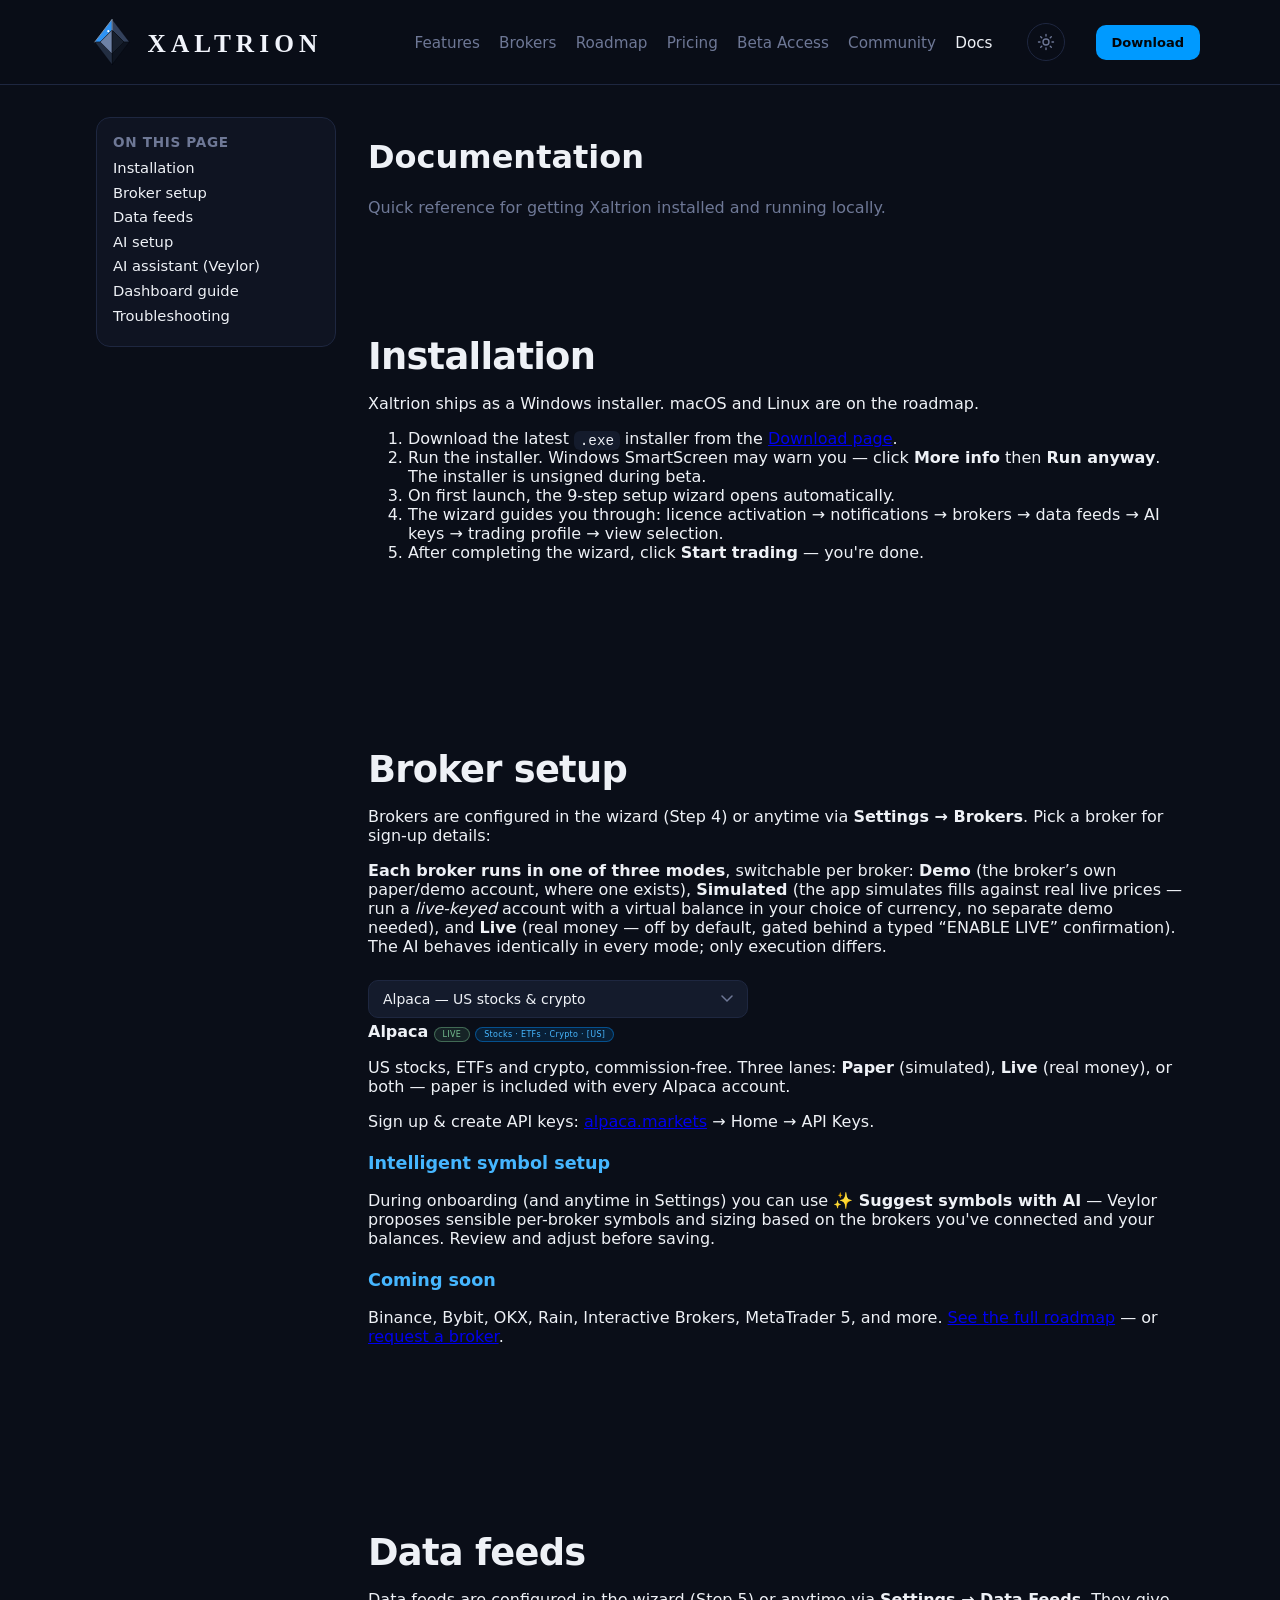
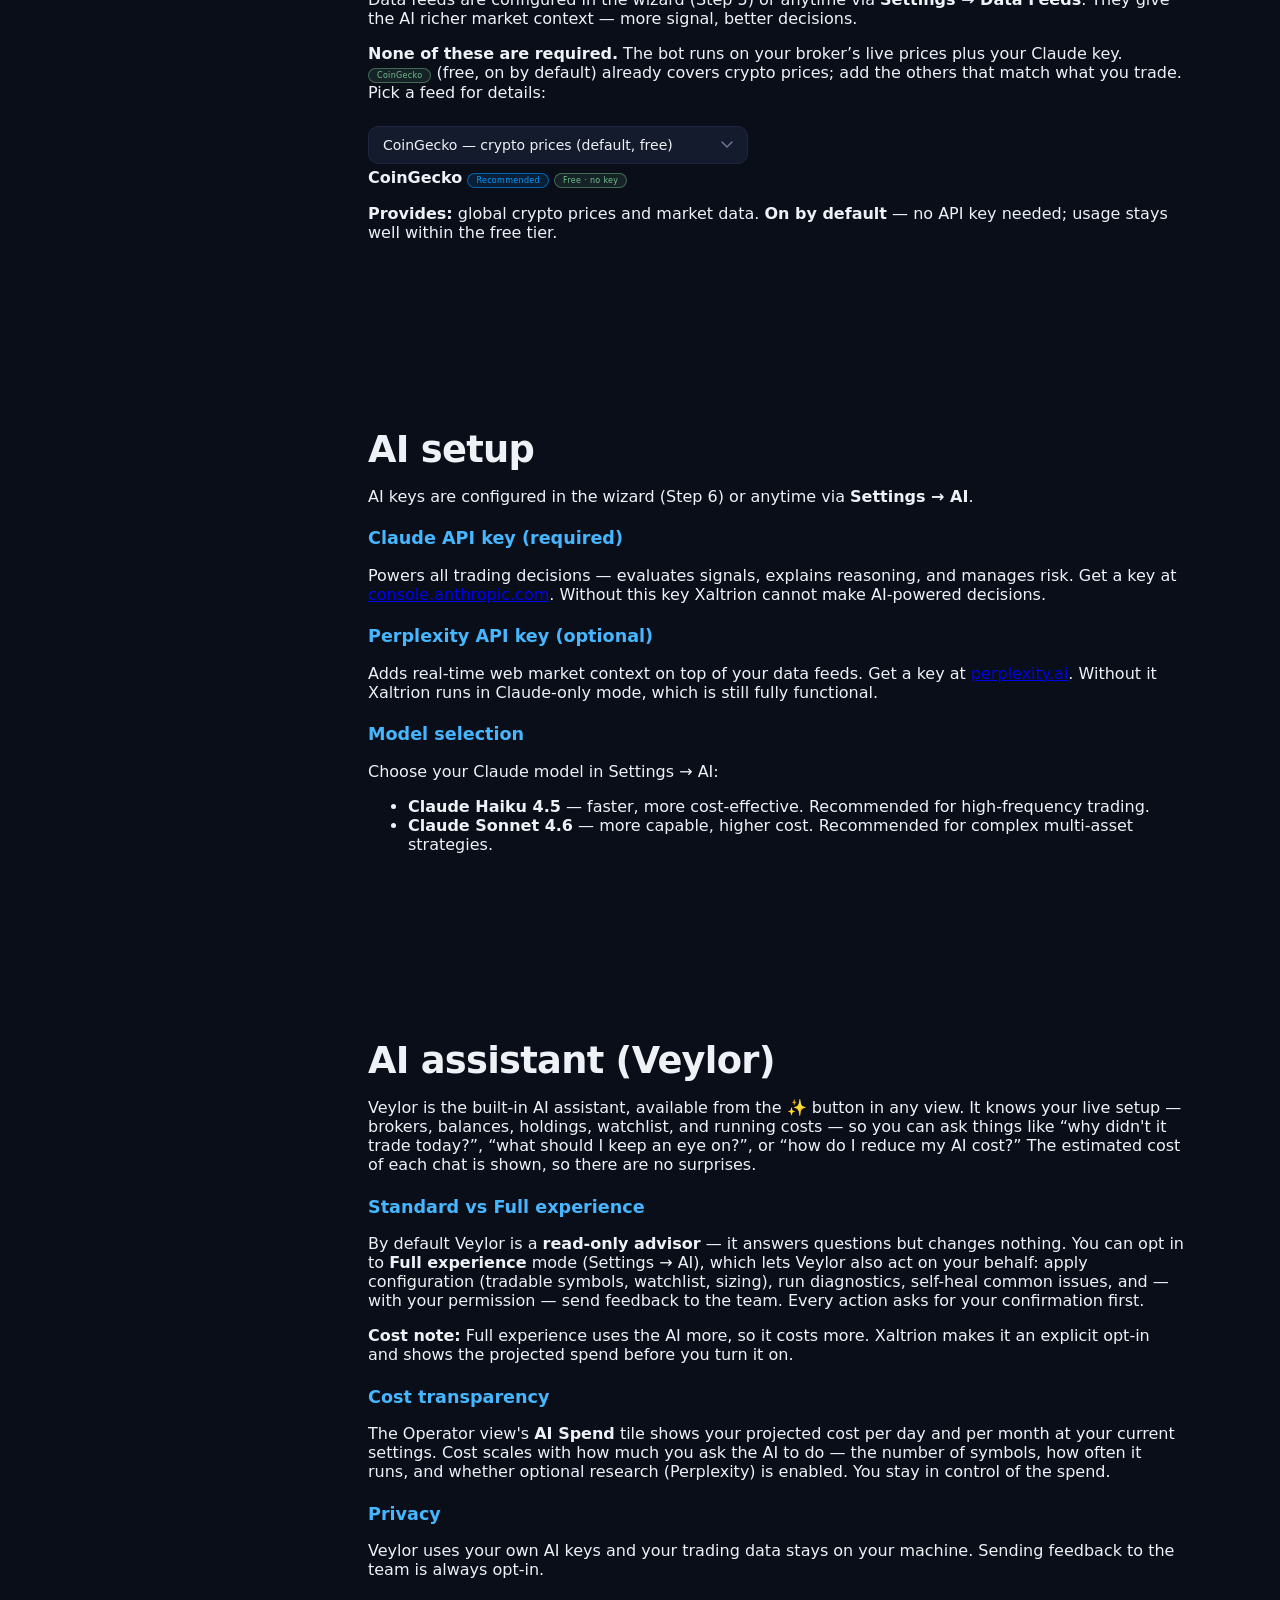
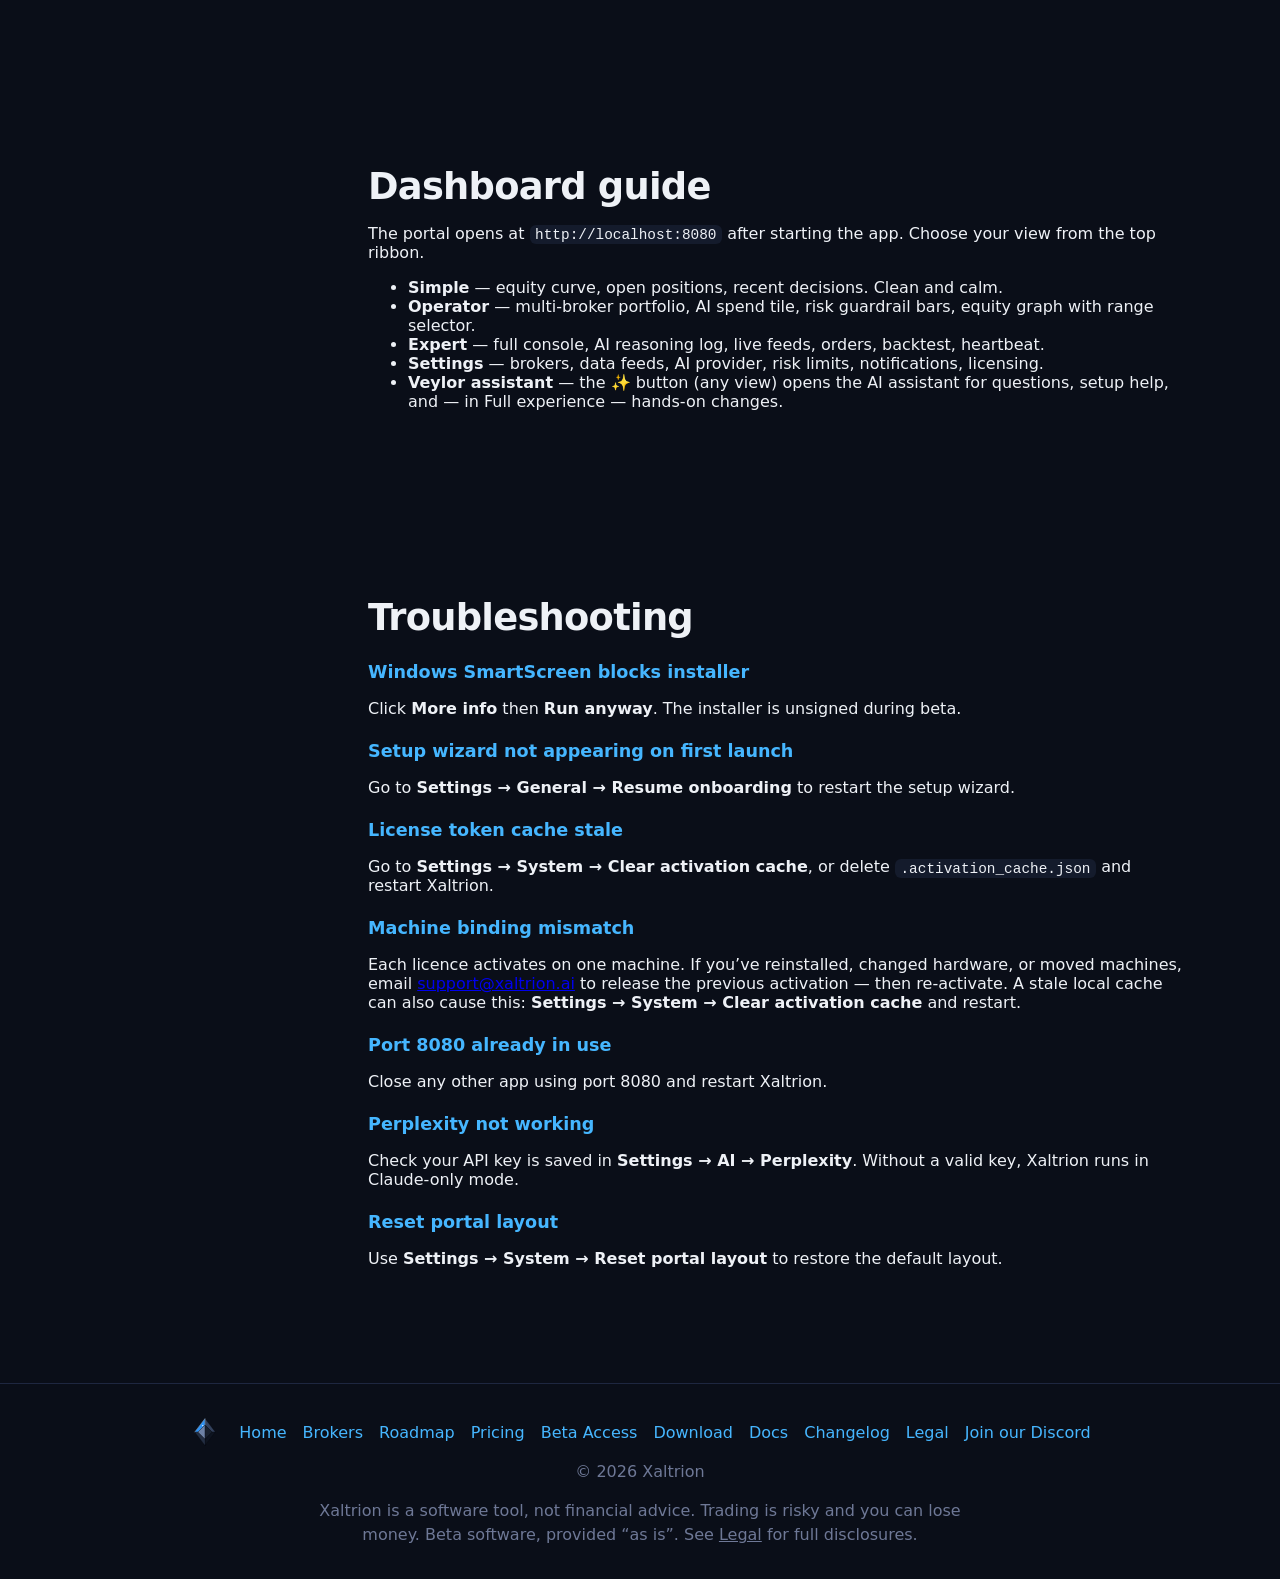
<file: docs.html>
<!DOCTYPE html>
<html lang="en" data-theme="dark">

<head>
  <meta charset="UTF-8" />
  <meta name="viewport" content="width=device-width, initial-scale=1.0" />
  <!-- Security headers: Referrer policy and CSP -->
  <meta name="referrer" content="strict-origin-when-cross-origin" />
  <meta http-equiv="content-security-policy" content="default-src 'self'; script-src 'self' 'unsafe-inline'; style-src 'self' 'unsafe-inline' https://fonts.googleapis.com; font-src 'self' https://fonts.gstatic.com data:; img-src 'self' data: https:; connect-src 'self' https://license.xaltrion.ai https://api.anthropic.com" />
  <title>Docs — Xaltrion</title>
  <meta name="description" content="Xaltrion documentation — install, setup, brokers, data feeds, AI, troubleshooting." />
  <meta property="og:title" content="Docs — Xaltrion" />
  <meta property="og:description" content="Xaltrion documentation — install, setup, brokers, data feeds, AI, troubleshooting." />
  <meta property="og:url" content="https://xaltrion.ai/docs.html" />
  <meta property="og:type" content="website" />
  <meta property="og:image" content="https://xaltrion.ai/assets/img/brand/og-card.png" />
  <meta name="twitter:card" content="summary_large_image" />

    <link rel="icon" type="image/svg+xml" href="assets/img/brand/xaltrion-favicon.svg">
  <link rel="icon" type="image/png" sizes="32x32" href="assets/img/brand/mark-32.png">
  <link rel="apple-touch-icon" sizes="180x180" href="assets/img/brand/mark-180.png" />
  <link rel="preconnect" href="https://fonts.googleapis.com" />
  <link rel="preconnect" href="https://fonts.gstatic.com" crossorigin />
  <!-- Theme bootstrap: apply saved light/dark theme BEFORE first paint (no flash)
       and expose window.XTheme for the nav toggle. Default is dark. -->
  <script>
    (function () {
      window.XTheme = {
        get: function () {
          try { return localStorage.getItem('xaltrion-theme') === 'light' ? 'light' : 'dark'; }
          catch (e) { return 'dark'; }
        },
        _apply: function (t) {
          var r = document.documentElement;
          r.setAttribute('data-theme', t);
          r.classList.toggle('theme-light', t === 'light');
        },
        set: function (t) {
          t = (t === 'light') ? 'light' : 'dark';
          try { localStorage.setItem('xaltrion-theme', t); } catch (e) {}
          this._apply(t);
          try { window.dispatchEvent(new CustomEvent('xaltrion-theme-changed', { detail: { theme: t } })); } catch (e) {}
          return t;
        },
        toggle: function () { return this.set(this.get() === 'light' ? 'dark' : 'light'); }
      };
      window.XTheme._apply(window.XTheme.get());
    })();
  </script>
  <link rel="stylesheet" href="assets/css/tokens.css" />
  <link rel="stylesheet" href="assets/css/site.css" />
  <style>
    .docs-layout {
      display: grid;
      grid-template-columns: 240px 1fr;
      gap: 2rem;
      max-width: 1120px;
      margin: 2rem auto;
      padding: 0 1rem;
    }
    .docs-toc {
      position: sticky;
      top: 90px;
      align-self: start;
      padding: 1rem;
      background: var(--surface);
      border: 1px solid var(--hairline);
      border-radius: var(--r-lg);
    }
    .docs-toc h4 { margin: 0 0 0.5rem; font-size: 0.85rem; text-transform: uppercase; color: var(--text-3); letter-spacing: 0.05em; }
    .docs-toc ul { list-style: none; padding: 0; margin: 0; }
    .docs-toc li { margin: 0.35rem 0; }
    .docs-toc a { color: var(--text); text-decoration: none; font-size: 0.92rem; }
    .docs-toc a:hover { color: var(--accent); }
    .docs-main h2 { margin-top: 2.2rem; }
    .docs-main h3 { margin-top: 1.4rem; font-size: 1.1rem; color: var(--accent-2); }
    .docs-main pre {
      background: var(--ink-800);
      border: 1px solid var(--hairline);
      border-radius: var(--r-md);
      padding: 1rem;
      overflow-x: auto;
      font-family: var(--font-mono);
      font-size: 0.85rem;
    }
    .docs-main code { font-family: var(--font-mono); font-size: 0.9em; background: var(--ink-800); padding: 0.1rem 0.35rem; border-radius: var(--r-sm); }
    .docs-main pre code { background: transparent; padding: 0; }
    @media (max-width: 780px) { .docs-layout { grid-template-columns: 1fr; } .docs-toc { position: static; } }
  </style>
</head>

<body>
  <nav>
    <div class="container nav-row">
      <a class="nav-logo" href="index.html" aria-label="Xaltrion home"><img src="assets/img/brand/xaltrion-lockup-horizontal.svg?v=20260605b" alt="Xaltrion"></a>
      <ul class="nav-links">
        <li><a href="index.html#features">Features</a></li>
        <li><a href="brokers.html">Brokers</a></li>
        <li><a href="roadmap.html">Roadmap</a></li>
        <li><a href="pricing.html">Pricing</a></li>
        <li><a href="beta.html">Beta Access</a></li>
        <li><a href="https://discord.gg/9XS5zF2MfJ" target="_blank" rel="noopener">Community</a></li>
        <li><a href="docs.html" style="color:var(--text)">Docs</a></li>
      </ul>
      <a class="cta cta-primary" href="download.html" style="font-size:13px;padding:10px 16px">Download</a>
    </div>
  </nav>

  <div class="docs-layout">
    <aside class="docs-toc">
      <h4>On this page</h4>
      <ul>
        <li><a href="#install">Installation</a></li>
        <li><a href="#brokers">Broker setup</a></li>
        <li><a href="#feeds">Data feeds</a></li>
        <li><a href="#ai">AI setup</a></li>
        <li><a href="#assistant">AI assistant (Veylor)</a></li>
        <li><a href="#dashboard">Dashboard guide</a></li>
        <li><a href="#troubleshooting">Troubleshooting</a></li>
      </ul>
    </aside>

    <main class="docs-main">
      <h1>Documentation</h1>
      <p class="muted">Quick reference for getting Xaltrion installed and running locally.</p>

      <section id="install">
        <h2>Installation</h2>
        <p>Xaltrion ships as a Windows installer. macOS and Linux are on the roadmap.</p>
        <ol>
          <li>Download the latest <code>.exe</code> installer from the <a href="download.html">Download page</a>.</li>
          <li>Run the installer. Windows SmartScreen may warn you &mdash; click <strong>More info</strong> then <strong>Run anyway</strong>. The installer is unsigned during beta.</li>
          <li>On first launch, the 9-step setup wizard opens automatically.</li>
          <li>The wizard guides you through: licence activation &rarr; notifications &rarr; brokers &rarr; data feeds &rarr; AI keys &rarr; trading profile &rarr; view selection.</li>
          <li>After completing the wizard, click <strong>Start trading</strong> &mdash; you're done.</li>
        </ol>
      </section>

      <section id="brokers">
        <h2>Broker setup</h2>
        <p>Brokers are configured in the wizard (Step 4) or anytime via <strong>Settings &rarr; Brokers</strong>. Pick a broker for sign-up details:</p>
        <p><strong>Each broker runs in one of three modes</strong>, switchable per broker: <strong>Demo</strong> (the broker&rsquo;s own paper/demo account, where one exists), <strong>Simulated</strong> (the app simulates fills against real live prices &mdash; run a <em>live-keyed</em> account with a virtual balance in your choice of currency, no separate demo needed), and <strong>Live</strong> (real money &mdash; off by default, gated behind a typed &ldquo;ENABLE LIVE&rdquo; confirmation). The AI behaves identically in every mode; only execution differs.</p>

        <select id="broker-select" class="beta-select" aria-label="Choose a broker" style="max-width:380px;margin:8px 0 4px" onchange="showDoc('broker', this.value)">
          <option value="alpaca">Alpaca &mdash; US stocks &amp; crypto</option>
          <option value="luno">Luno &mdash; ZAR crypto</option>
          <option value="valr">VALR &mdash; ZAR crypto</option>
          <option value="kraken">Kraken &mdash; global crypto spot</option>
          <option value="kraken_futures">Kraken Futures &mdash; crypto perpetuals</option>
          <option value="ig">IG &mdash; CFDs (indices, commodities, forex, shares)</option>
          <option value="hitbtc">HitBTC &mdash; crypto spot &amp; futures</option>
        </select>

        <div data-doc="broker:alpaca" class="doc-card">
          <div class="doc-card__hd"><strong>Alpaca</strong> <span class="tag tag--gain tag--xs">LIVE</span> <span class="tag tag--xs">Stocks · ETFs · Crypto · [US]</span></div>
          <p>US stocks, ETFs and crypto, commission-free. Three lanes: <strong>Paper</strong> (simulated), <strong>Live</strong> (real money), or both &mdash; paper is included with every Alpaca account.</p>
          <p>Sign up &amp; create API keys: <a href="https://alpaca.markets" target="_blank" rel="noopener">alpaca.markets</a> &rarr; Home &rarr; API Keys.</p>
        </div>
        <div data-doc="broker:luno" class="doc-card" style="display:none">
          <div class="doc-card__hd"><strong>Luno</strong> <span class="tag tag--gain tag--xs">LIVE</span> <span class="tag tag--xs">Crypto · [ZAR] · [SA]</span></div>
          <p>South African crypto exchange &mdash; ZAR markets (BTC, ETH and major pairs).</p>
          <p>Create keys at <a href="https://www.luno.com" target="_blank" rel="noopener">luno.com</a> &rarr; Account &rarr; API keys. Grant <strong>read</strong> and <strong>trade</strong> permissions.</p>
        </div>
        <div data-doc="broker:valr" class="doc-card" style="display:none">
          <div class="doc-card__hd"><strong>VALR</strong> <span class="tag tag--gain tag--xs">LIVE</span> <span class="tag tag--xs">Crypto · [ZAR] · [SA]</span></div>
          <p>SA crypto exchange with more pairs and deeper liquidity. ZAR markets.</p>
          <p>Create keys at <a href="https://www.valr.com" target="_blank" rel="noopener">valr.com</a> &rarr; API Management. Grant <strong>read</strong> and <strong>trade</strong> permissions.</p>
        </div>
        <div data-doc="broker:kraken" class="doc-card" style="display:none">
          <div class="doc-card__hd"><strong>Kraken</strong> <span class="tag tag--warn tag--xs">BETA · SIM / LIVE</span> <span class="tag tag--xs">Crypto · [Global]</span></div>
          <p>Global crypto spot (1,400+ pairs). Kraken runs the full AI strategy in <strong>Simulated</strong> mode (fills against live prices on a virtual balance) or <strong>Live</strong> (real money &mdash; off by default, typed &ldquo;ENABLE LIVE&rdquo; confirmation). Kraken has no native demo, so use Simulated to trial it risk-free.</p>
          <p>Create keys at <a href="https://www.kraken.com" target="_blank" rel="noopener">kraken.com</a> &rarr; Settings &rarr; API.</p>
        </div>
        <div data-doc="broker:kraken_futures" class="doc-card" style="display:none">
          <div class="doc-card__hd"><strong>Kraken Futures</strong> <span class="tag tag--warn tag--xs">BETA · DEMO / SIM / LIVE</span> <span class="tag tag--xs">Perps · [Global]</span></div>
          <p>Crypto perpetual futures. Run it on the <strong>broker-native demo</strong>, in <strong>Simulated</strong> mode (live prices, virtual balance), or <strong>Live</strong> (real money &mdash; off by default, typed confirmation; live stays long-only, 1&times; and reduce-only for safety).</p>
          <p>Demo + live keys are generated separately inside the Kraken <a href="https://futures.kraken.com" target="_blank" rel="noopener">Futures</a> / <a href="https://demo-futures.kraken.com" target="_blank" rel="noopener">demo</a> platforms.</p>
        </div>
        <div data-doc="broker:ig" class="doc-card" style="display:none">
          <div class="doc-card__hd"><strong>IG</strong> <span class="tag tag--warn tag--xs">BETA · DEMO / SIM / LIVE</span> <span class="tag tag--xs">CFD · Forex · [Global]</span></div>
          <p>CFDs on indices, commodities, forex and shares. Run it on the IG <strong>demo</strong>, in <strong>Simulated</strong> mode (live prices, virtual balance), or <strong>Live</strong> (real money &mdash; off by default, typed confirmation; live needs an activated IG account).</p>
          <p>Get API credentials at <a href="https://www.ig.com" target="_blank" rel="noopener">ig.com</a> (My IG &rarr; Settings &rarr; API). Demo and live use separate credentials.</p>
        </div>
        <div data-doc="broker:hitbtc" class="doc-card" style="display:none">
          <div class="doc-card__hd"><strong>HitBTC</strong> <span class="tag tag--warn tag--xs">BETA · SIMULATED</span> <span class="tag tag--xs">Crypto · [Global]</span></div>
          <p>Crypto spot &amp; futures. Runs in <strong>Simulated</strong> mode &mdash; the AI trades against live HitBTC prices on a virtual balance you set, so you can trial it with zero risk.</p>
          <p>Create API keys at <a href="https://hitbtc.com" target="_blank" rel="noopener">hitbtc.com</a> (HTTP Basic API key + secret).</p>
        </div>

        <h3>Intelligent symbol setup</h3>
        <p>During onboarding (and anytime in Settings) you can use <strong>&#10024; Suggest symbols with AI</strong> &mdash; Veylor proposes sensible per-broker symbols and sizing based on the brokers you've connected and your balances. Review and adjust before saving.</p>

        <h3>Coming soon</h3>
        <p>Binance, Bybit, OKX, Rain, Interactive Brokers, MetaTrader 5, and more. <a href="roadmap.html">See the full roadmap</a> &mdash; or <a href="request-broker.html">request a broker</a>.</p>
      </section>

      <section id="feeds">
        <h2>Data feeds</h2>
        <p>Data feeds are configured in the wizard (Step 5) or anytime via <strong>Settings &rarr; Data Feeds</strong>. They give the AI richer market context &mdash; more signal, better decisions.</p>
        <p><strong>None of these are required.</strong> The bot runs on your broker&rsquo;s live prices plus your Claude key. <span class="tag tag--gain tag--xs">CoinGecko</span> (free, on by default) already covers crypto prices; add the others that match what you trade. Pick a feed for details:</p>

        <select id="feed-select" class="beta-select" aria-label="Choose a data feed" style="max-width:380px;margin:8px 0 4px" onchange="showDoc('feed', this.value)">
          <option value="coingecko">CoinGecko &mdash; crypto prices (default, free)</option>
          <option value="massive">Massive &mdash; real-time prices, news, stocks</option>
          <option value="finnhub">Finnhub &mdash; sentiment, earnings, analyst recs</option>
          <option value="fmp">FMP &mdash; earnings calendar</option>
          <option value="fred">FRED &mdash; macro (rates, inflation, GDP)</option>
          <option value="alphavantage">Alpha Vantage &mdash; market movers</option>
        </select>

        <div data-doc="feed:coingecko" class="doc-card">
          <div class="doc-card__hd"><strong>CoinGecko</strong> <span class="tag tag--accent tag--xs">Recommended</span> <span class="tag tag--gain tag--xs">Free · no key</span></div>
          <p><strong>Provides:</strong> global crypto prices and market data. <strong>On by default</strong> &mdash; no API key needed; usage stays well within the free tier.</p>
        </div>
        <div data-doc="feed:massive" class="doc-card" style="display:none">
          <div class="doc-card__hd"><strong>Massive</strong> <span class="tag tag--accent tag--xs">Recommended</span> <span class="tag tag--xs">Free tier · paid upgrade</span></div>
          <p><strong>Provides:</strong> real-time prices, news, and crypto + stock data. The individual plan works well for crypto; upgrade for real-time stocks and options. <strong>Most useful if you trade stocks.</strong></p>
          <p>Get a key: <a href="https://massive.com" target="_blank" rel="noopener">massive.com</a>.</p>
        </div>
        <div data-doc="feed:finnhub" class="doc-card" style="display:none">
          <div class="doc-card__hd"><strong>Finnhub</strong> <span class="tag tag--muted tag--xs">Optional</span> <span class="tag tag--gain tag--xs">Free key</span></div>
          <p><strong>Provides:</strong> sentiment scoring, earnings calendar, analyst recommendations, and social sentiment fed into the AI&rsquo;s context.</p>
          <p>Free key: <a href="https://finnhub.io" target="_blank" rel="noopener">finnhub.io</a>.</p>
        </div>
        <div data-doc="feed:fmp" class="doc-card" style="display:none">
          <div class="doc-card__hd"><strong>FMP</strong> (Financial Modeling Prep) <span class="tag tag--muted tag--xs">Optional</span> <span class="tag tag--gain tag--xs">Free tier</span></div>
          <p><strong>Provides:</strong> the upcoming-earnings calendar, so the AI is aware of earnings events. Free tier is sufficient (cached aggressively).</p>
          <p>Get a key: <a href="https://site.financialmodelingprep.com/developer/docs" target="_blank" rel="noopener">financialmodelingprep.com</a>.</p>
        </div>
        <div data-doc="feed:fred" class="doc-card" style="display:none">
          <div class="doc-card__hd"><strong>FRED</strong> <span class="tag tag--muted tag--xs">Optional</span> <span class="tag tag--gain tag--xs">Free key</span></div>
          <p><strong>Provides:</strong> US macroeconomic data &mdash; interest rates, inflation, GDP &mdash; as macro context for the AI.</p>
          <p>Free key: <a href="https://fred.stlouisfed.org/docs/api/api_key.html" target="_blank" rel="noopener">St. Louis Fed</a>.</p>
        </div>
        <div data-doc="feed:alphavantage" class="doc-card" style="display:none">
          <div class="doc-card__hd"><strong>Alpha Vantage</strong> <span class="tag tag--muted tag--xs">Optional</span> <span class="tag tag--gain tag--xs">Free key</span></div>
          <p><strong>Provides:</strong> US market movers (top gainers, losers, most active) as a risk-appetite signal in the AI&rsquo;s context.</p>
          <p>Free key: <a href="https://www.alphavantage.co/support/#api-key" target="_blank" rel="noopener">alphavantage.co</a>.</p>
        </div>
      </section>

      <section id="ai">
        <h2>AI setup</h2>
        <p>AI keys are configured in the wizard (Step 6) or anytime via <strong>Settings &rarr; AI</strong>.</p>

        <h3>Claude API key (required)</h3>
        <p>Powers all trading decisions &mdash; evaluates signals, explains reasoning, and manages risk. Get a key at <a href="https://console.anthropic.com">console.anthropic.com</a>. Without this key Xaltrion cannot make AI-powered decisions.</p>

        <h3>Perplexity API key (optional)</h3>
        <p>Adds real-time web market context on top of your data feeds. Get a key at <a href="https://www.perplexity.ai/settings/api">perplexity.ai</a>. Without it Xaltrion runs in Claude-only mode, which is still fully functional.</p>

        <h3>Model selection</h3>
        <p>Choose your Claude model in Settings &rarr; AI:</p>
        <ul>
          <li><strong>Claude Haiku 4.5</strong> &mdash; faster, more cost-effective. Recommended for high-frequency trading.</li>
          <li><strong>Claude Sonnet 4.6</strong> &mdash; more capable, higher cost. Recommended for complex multi-asset strategies.</li>
        </ul>
      </section>

      <section id="assistant">
        <h2>AI assistant (Veylor)</h2>
        <p>Veylor is the built-in AI assistant, available from the &#10024; button in any view. It knows your live setup &mdash; brokers, balances, holdings, watchlist, and running costs &mdash; so you can ask things like &ldquo;why didn't it trade today?&rdquo;, &ldquo;what should I keep an eye on?&rdquo;, or &ldquo;how do I reduce my AI cost?&rdquo; The estimated cost of each chat is shown, so there are no surprises.</p>

        <h3>Standard vs Full experience</h3>
        <p>By default Veylor is a <strong>read-only advisor</strong> &mdash; it answers questions but changes nothing. You can opt in to <strong>Full experience</strong> mode (Settings &rarr; AI), which lets Veylor also act on your behalf: apply configuration (tradable symbols, watchlist, sizing), run diagnostics, self-heal common issues, and &mdash; with your permission &mdash; send feedback to the team. Every action asks for your confirmation first.</p>
        <p><strong>Cost note:</strong> Full experience uses the AI more, so it costs more. Xaltrion makes it an explicit opt-in and shows the projected spend before you turn it on.</p>

        <h3>Cost transparency</h3>
        <p>The Operator view's <strong>AI Spend</strong> tile shows your projected cost per day and per month at your current settings. Cost scales with how much you ask the AI to do &mdash; the number of symbols, how often it runs, and whether optional research (Perplexity) is enabled. You stay in control of the spend.</p>

        <h3>Privacy</h3>
        <p>Veylor uses your own AI keys and your trading data stays on your machine. Sending feedback to the team is always opt-in.</p>
      </section>

      <section id="dashboard">
        <h2>Dashboard guide</h2>
        <p>The portal opens at <code>http://localhost:8080</code> after starting the app. Choose your view from the top ribbon.</p>
        <ul>
          <li><strong>Simple</strong> &mdash; equity curve, open positions, recent decisions. Clean and calm.</li>
          <li><strong>Operator</strong> &mdash; multi-broker portfolio, AI spend tile, risk guardrail bars, equity graph with range selector.</li>
          <li><strong>Expert</strong> &mdash; full console, AI reasoning log, live feeds, orders, backtest, heartbeat.</li>
          <li><strong>Settings</strong> &mdash; brokers, data feeds, AI provider, risk limits, notifications, licensing.</li>
          <li><strong>Veylor assistant</strong> &mdash; the &#10024; button (any view) opens the AI assistant for questions, setup help, and &mdash; in Full experience &mdash; hands-on changes.</li>
        </ul>
      </section>

      <section id="troubleshooting">
        <h2>Troubleshooting</h2>

        <h3>Windows SmartScreen blocks installer</h3>
        <p>Click <strong>More info</strong> then <strong>Run anyway</strong>. The installer is unsigned during beta.</p>

        <h3>Setup wizard not appearing on first launch</h3>
        <p>Go to <strong>Settings &rarr; General &rarr; Resume onboarding</strong> to restart the setup wizard.</p>

        <h3>License token cache stale</h3>
        <p>Go to <strong>Settings &rarr; System &rarr; Clear activation cache</strong>, or delete <code>.activation_cache.json</code> and restart Xaltrion.</p>

        <h3>Machine binding mismatch</h3>
        <p>Each licence activates on one machine. If you&rsquo;ve reinstalled, changed hardware, or moved machines, email <a href="mailto:support@xaltrion.ai">support@xaltrion.ai</a> to release the previous activation &mdash; then re-activate. A stale local cache can also cause this: <strong>Settings &rarr; System &rarr; Clear activation cache</strong> and restart.</p>

        <h3>Port 8080 already in use</h3>
        <p>Close any other app using port 8080 and restart Xaltrion.</p>

        <h3>Perplexity not working</h3>
        <p>Check your API key is saved in <strong>Settings &rarr; AI &rarr; Perplexity</strong>. Without a valid key, Xaltrion runs in Claude-only mode.</p>

        <h3>Reset portal layout</h3>
        <p>Use <strong>Settings &rarr; System &rarr; Reset portal layout</strong> to restore the default layout.</p>
      </section>
    </main>
  </div>

  <footer>
    <div class="container">
      <div class="footer-logo">
        <a href="index.html" aria-label="Xaltrion home"><img src="assets/img/brand/xaltrion-crystal.svg" alt="Xaltrion" height="32"></a>
      </div>
      <div class="footer-links">
        <a href="index.html">Home</a>
        <a href="brokers.html">Brokers</a>
        <a href="roadmap.html">Roadmap</a>
        <a href="pricing.html">Pricing</a>
        <a href="beta.html">Beta Access</a>
        <a href="download.html">Download</a>
        <a href="docs.html">Docs</a>
        <a href="changelog.html">Changelog</a>
        <a href="legal.html">Legal</a>
        <a href="https://discord.gg/9XS5zF2MfJ" target="_blank" rel="noopener">Join our Discord</a>
      </div>
      <div class="muted" style="margin-top:4px">&copy; 2026 Xaltrion</div>
      <div class="muted" style="margin-top:8px;max-width:680px;margin-left:auto;margin-right:auto;line-height:1.5">Xaltrion is a software tool, not financial advice. Trading is risky and you can lose money. Beta software, provided &ldquo;as is&rdquo;. See <a href="legal.html" style="color:inherit;text-decoration:underline">Legal</a> for full disclosures.</div>
    </div>
  </footer>

  <script>
    // Docs broker/feed picker: show only the selected card within its group.
    function showDoc(group, value) {
      var cards = document.querySelectorAll('[data-doc^="' + group + ':"]');
      for (var i = 0; i < cards.length; i++) {
        cards[i].style.display =
          cards[i].getAttribute('data-doc') === group + ':' + value ? '' : 'none';
      }
    }
  </script>
  <script src="assets/js/main.js"></script>
</body>

</html>
</file>
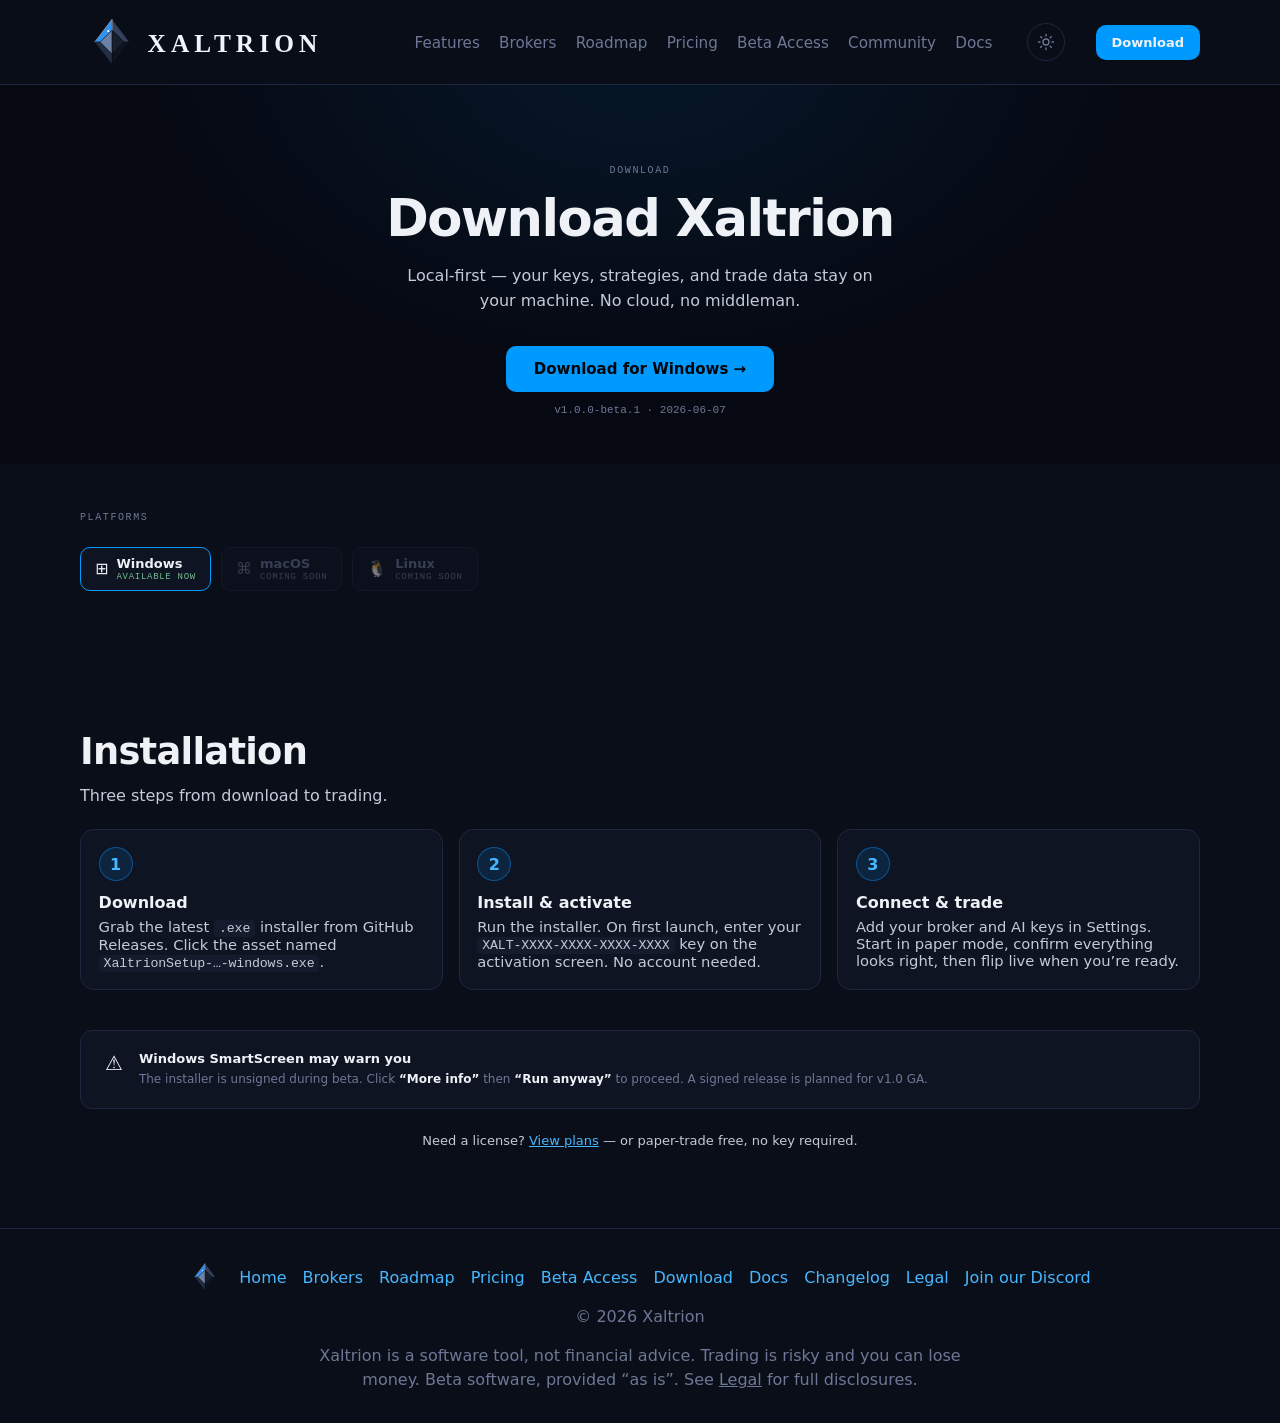
<file: download.html>
<!DOCTYPE html>
<html lang="en" data-theme="dark">

<head>
  <meta charset="UTF-8" />
  <meta name="viewport" content="width=device-width, initial-scale=1.0" />
  <!-- Security headers: Referrer policy and CSP -->
  <meta name="referrer" content="strict-origin-when-cross-origin" />
  <meta http-equiv="content-security-policy" content="default-src 'self'; script-src 'self' 'unsafe-inline'; style-src 'self' 'unsafe-inline' https://fonts.googleapis.com; font-src 'self' https://fonts.gstatic.com data:; img-src 'self' data: https:; connect-src 'self' https://license.xaltrion.ai https://api.anthropic.com" />
  <title>Download — Xaltrion</title>
  <meta name="description" content="Download Xaltrion for Windows. Local-first — your keys and data stay on your machine." />
  <meta property="og:title" content="Download — Xaltrion" />
  <meta property="og:description" content="Download Xaltrion for Windows. Local-first — your keys and data stay on your machine." />
  <meta property="og:url" content="https://xaltrion.ai/download.html" />
  <meta property="og:type" content="website" />
  <meta name="twitter:card" content="summary_large_image" />
  <meta property="og:image" content="https://xaltrion.ai/assets/img/brand/og-card.png" />

    <link rel="icon" type="image/svg+xml" href="assets/img/brand/xaltrion-favicon.svg">
  <link rel="icon" type="image/png" sizes="32x32" href="assets/img/brand/mark-32.png">
  <link rel="apple-touch-icon" sizes="180x180" href="assets/img/brand/mark-180.png" />
  <link rel="preconnect" href="https://fonts.googleapis.com" />
  <link rel="preconnect" href="https://fonts.gstatic.com" crossorigin />
  <!-- Theme bootstrap: apply saved light/dark theme BEFORE first paint (no flash)
       and expose window.XTheme for the nav toggle. Default is dark. -->
  <script>
    (function () {
      window.XTheme = {
        get: function () {
          try { return localStorage.getItem('xaltrion-theme') === 'light' ? 'light' : 'dark'; }
          catch (e) { return 'dark'; }
        },
        _apply: function (t) {
          var r = document.documentElement;
          r.setAttribute('data-theme', t);
          r.classList.toggle('theme-light', t === 'light');
        },
        set: function (t) {
          t = (t === 'light') ? 'light' : 'dark';
          try { localStorage.setItem('xaltrion-theme', t); } catch (e) {}
          this._apply(t);
          try { window.dispatchEvent(new CustomEvent('xaltrion-theme-changed', { detail: { theme: t } })); } catch (e) {}
          return t;
        },
        toggle: function () { return this.set(this.get() === 'light' ? 'dark' : 'light'); }
      };
      window.XTheme._apply(window.XTheme.get());
    })();
  </script>
  <link rel="stylesheet" href="assets/css/tokens.css" />
  <link rel="stylesheet" href="assets/css/site.css" />
</head>

<body>
  <nav>
    <div class="container nav-row">
      <a class="nav-logo" href="index.html" aria-label="Xaltrion home"><img src="assets/img/brand/xaltrion-lockup-horizontal.svg?v=20260605b" alt="Xaltrion"></a>
      <ul class="nav-links">
        <li><a href="index.html#features">Features</a></li>
        <li><a href="brokers.html">Brokers</a></li>
        <li><a href="roadmap.html">Roadmap</a></li>
        <li><a href="pricing.html">Pricing</a></li>
        <li><a href="beta.html">Beta Access</a></li>
        <li><a href="https://discord.gg/9XS5zF2MfJ" target="_blank" rel="noopener">Community</a></li>
        <li><a href="docs.html">Docs</a></li>
      </ul>
      <a class="cta cta-primary" href="download.html" style="font-size:13px;padding:10px 16px;color:var(--text)">Download</a>
    </div>
  </nav>

  <!-- ═══ HEADER ══════════════════════════════════════════════════════════════ -->
  <header style="padding:5rem 0 3rem;background:var(--ink-950,#0a0a0f);background-image:radial-gradient(ellipse at 50% -10%,oklch(0.68 0.21 250 / 0.10) 0%,transparent 55%);text-align:center">
    <div class="container">
      <div class="x-eyebrow" style="margin-bottom:12px">Download</div>
      <h1 style="font-size:clamp(2rem,5vw,3.2rem);letter-spacing:-0.03em;margin:0 0 16px">Download Xaltrion</h1>
      <p class="sub" style="max-width:480px;margin:0 auto 32px;line-height:1.55">Local-first &mdash; your keys, strategies, and trade data stay on your machine. No cloud, no middleman.</p>
      <a class="cta cta-primary" href="https://download.xaltrion.ai/" target="_blank" rel="noopener" style="padding:14px 28px;font-size:15px">Download for Windows &rarr;</a>
      <div style="margin-top:12px;font-family:var(--font-mono);font-size:11px;color:var(--text-3)">v1.0.0-beta.1 &middot; 2026-06-07</div>
    </div>
  </header>

  <!-- ═══ PLATFORM BADGES ══════════════════════════════════════════════════════ -->
  <section style="padding:3rem 0">
    <div class="container">
      <div class="x-eyebrow" style="margin-bottom:16px">Platforms</div>
      <div class="platform-badges">
        <div class="platform-badge platform-badge--available">
          <span class="platform-badge__icon">&#x229E;</span>
          <div class="platform-badge__label">
            <span class="platform-badge__name">Windows</span>
            <span class="platform-badge__sub">AVAILABLE NOW</span>
          </div>
        </div>
        <div class="platform-badge platform-badge--soon">
          <span class="platform-badge__icon">&#x2318;</span>
          <div class="platform-badge__label">
            <span class="platform-badge__name">macOS</span>
            <span class="platform-badge__sub">COMING SOON</span>
          </div>
        </div>
        <div class="platform-badge platform-badge--soon">
          <span class="platform-badge__icon">&#x1F427;</span>
          <div class="platform-badge__label">
            <span class="platform-badge__name">Linux</span>
            <span class="platform-badge__sub">COMING SOON</span>
          </div>
        </div>
      </div>
    </div>
  </section>

  <!-- ═══ INSTALL STEPS ═══════════════════════════════════════════════════════ -->
  <section class="container" style="padding-bottom:5rem">
    <h2>Installation</h2>
    <p class="sub">Three steps from download to trading.</p>
    <div class="cards" style="margin-top:1.5rem">
      <article class="card">
        <span class="step-num" style="margin-bottom:10px;display:inline-grid">1</span>
        <h3>Download</h3>
        <p>Grab the latest <span class="x-mono" style="font-size:0.9em;background:var(--surface-soft);padding:1px 5px;border-radius:4px">.exe</span> installer from GitHub Releases. Click the asset named <span class="x-mono" style="font-size:0.9em;background:var(--surface-soft);padding:1px 5px;border-radius:4px">XaltrionSetup-&hellip;-windows.exe</span>.</p>
      </article>
      <article class="card">
        <span class="step-num" style="margin-bottom:10px;display:inline-grid">2</span>
        <h3>Install &amp; activate</h3>
        <p>Run the installer. On first launch, enter your <span class="x-mono" style="font-size:0.9em;background:var(--surface-soft);padding:1px 5px;border-radius:4px">XALT-XXXX-XXXX-XXXX-XXXX</span> key on the activation screen. No account needed.</p>
      </article>
      <article class="card">
        <span class="step-num" style="margin-bottom:10px;display:inline-grid">3</span>
        <h3>Connect &amp; trade</h3>
        <p>Add your broker and AI keys in Settings. Start in paper mode, confirm everything looks right, then flip live when you&rsquo;re ready.</p>
      </article>
    </div>

    <div style="margin-top:2.5rem;padding:20px 24px;background:var(--surface);border:1px solid var(--hairline);border-radius:12px;display:flex;align-items:flex-start;gap:16px">
      <div style="font-size:20px;flex-shrink:0">&#x26A0;&#xFE0F;</div>
      <div>
        <div style="font-size:13px;font-weight:600;margin-bottom:4px">Windows SmartScreen may warn you</div>
        <div style="font-size:12px;color:var(--text-3);line-height:1.55">The installer is unsigned during beta. Click <strong style="color:var(--text)">&ldquo;More info&rdquo;</strong> then <strong style="color:var(--text)">&ldquo;Run anyway&rdquo;</strong> to proceed. A signed release is planned for v1.0 GA.</div>
      </div>
    </div>

    <div style="margin-top:1.5rem;text-align:center">
      <p class="sub" style="font-size:13px">Need a license? <a href="pricing.html" style="color:var(--accent-2)">View plans</a> &mdash; or paper-trade free, no key required.</p>
    </div>

  </section>

  <footer>
    <div class="container">
      <div class="footer-logo">
        <a href="index.html" aria-label="Xaltrion home"><img src="assets/img/brand/xaltrion-crystal.svg" alt="Xaltrion" height="32"></a>
      </div>
      <div class="footer-links">
        <a href="index.html">Home</a>
        <a href="brokers.html">Brokers</a>
        <a href="roadmap.html">Roadmap</a>
        <a href="pricing.html">Pricing</a>
        <a href="beta.html">Beta Access</a>
        <a href="download.html">Download</a>
        <a href="docs.html">Docs</a>
        <a href="changelog.html">Changelog</a>
        <a href="legal.html">Legal</a>
        <a href="https://discord.gg/9XS5zF2MfJ" target="_blank" rel="noopener">Join our Discord</a>
      </div>
      <div class="muted" style="margin-top:4px">&copy; 2026 Xaltrion</div>
      <div class="muted" style="margin-top:8px;max-width:680px;margin-left:auto;margin-right:auto;line-height:1.5">Xaltrion is a software tool, not financial advice. Trading is risky and you can lose money. Beta software, provided &ldquo;as is&rdquo;. See <a href="legal.html" style="color:inherit;text-decoration:underline">Legal</a> for full disclosures.</div>
    </div>
  </footer>

  <script src="assets/js/main.js"></script>
</body>

</html>
</file>
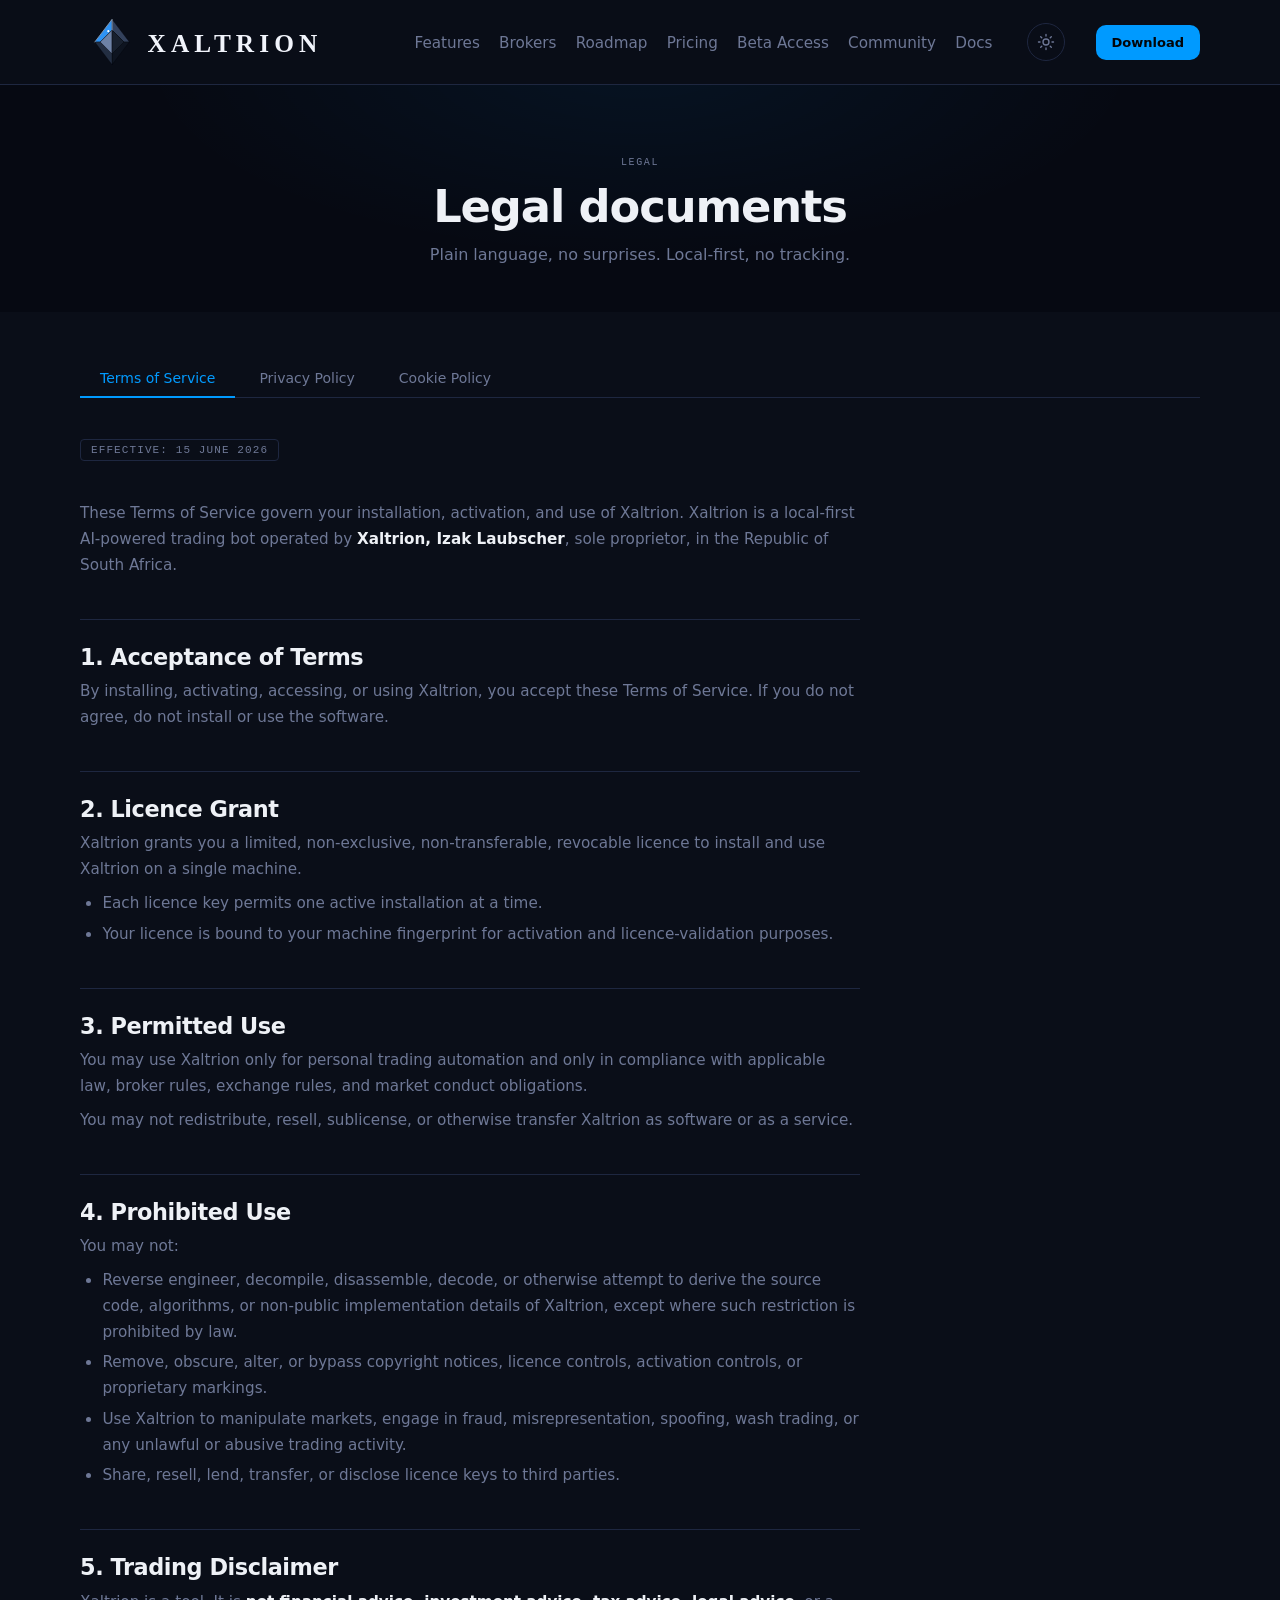
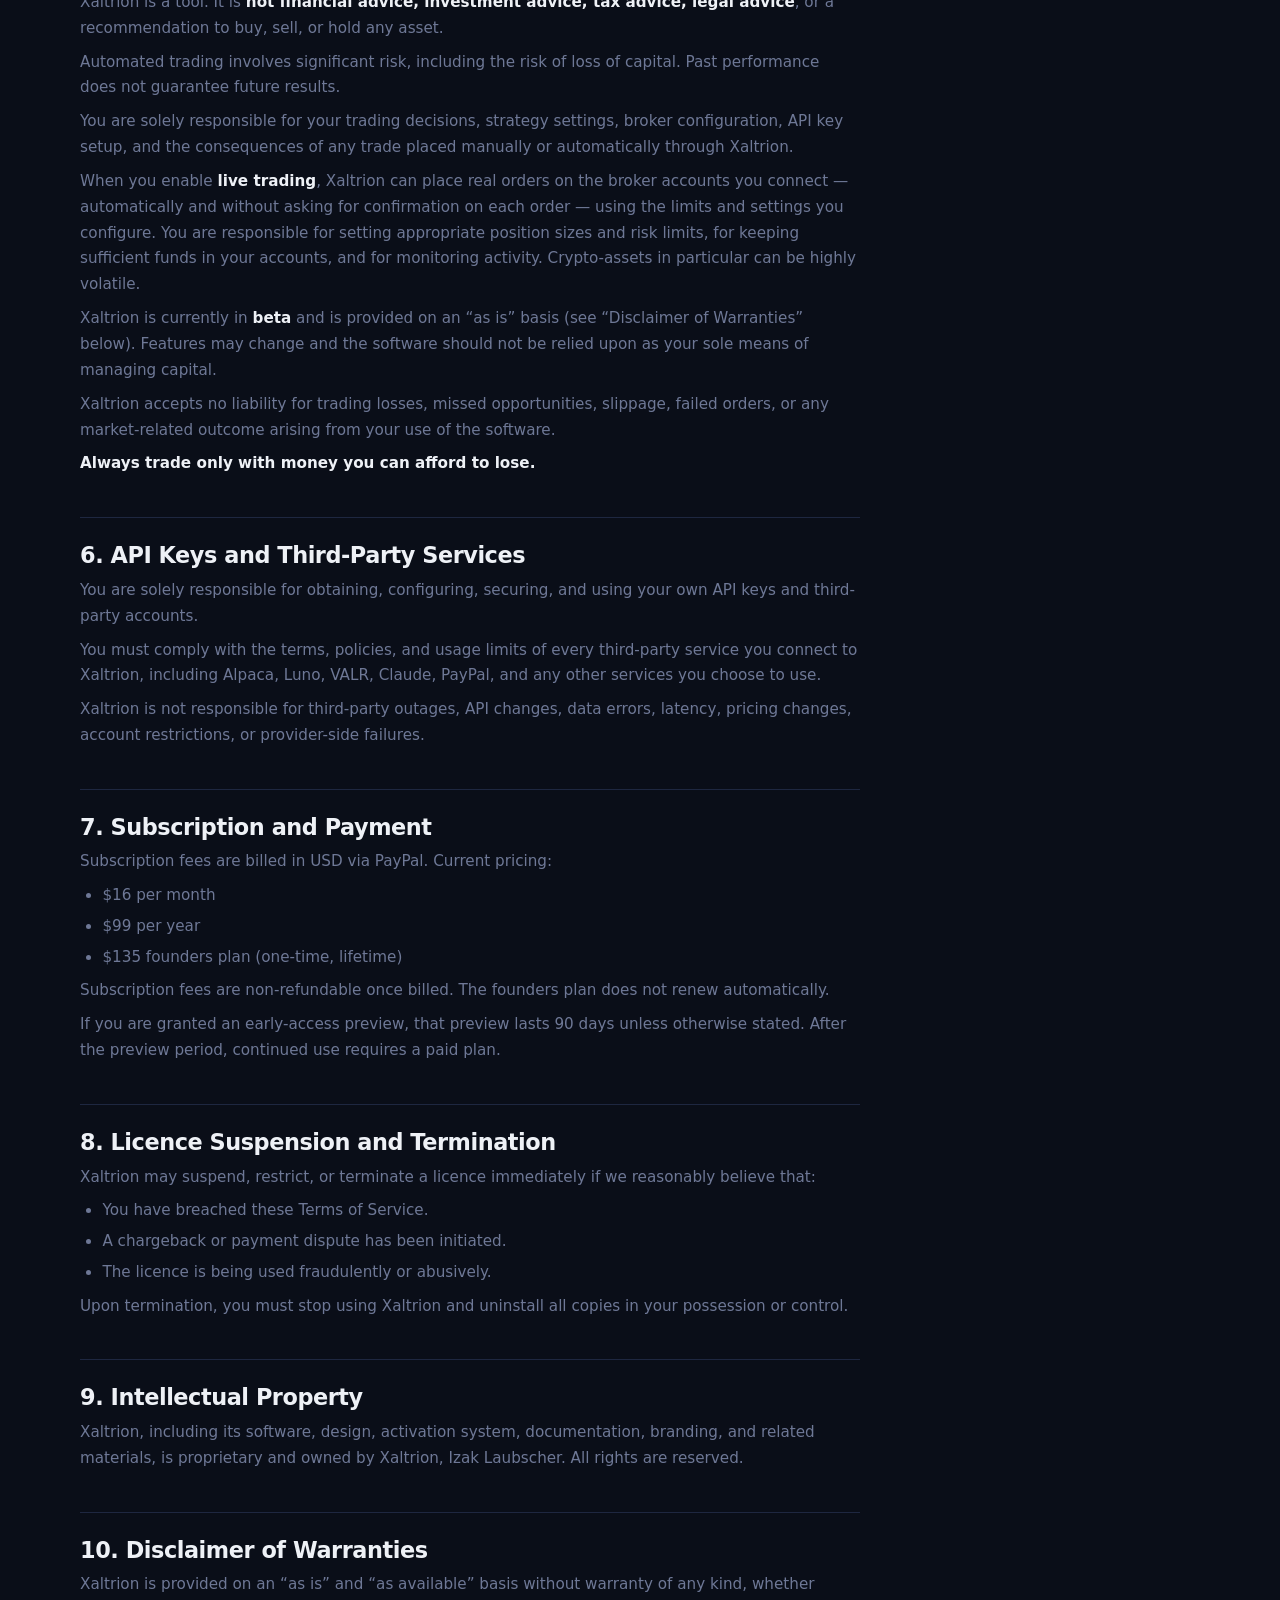
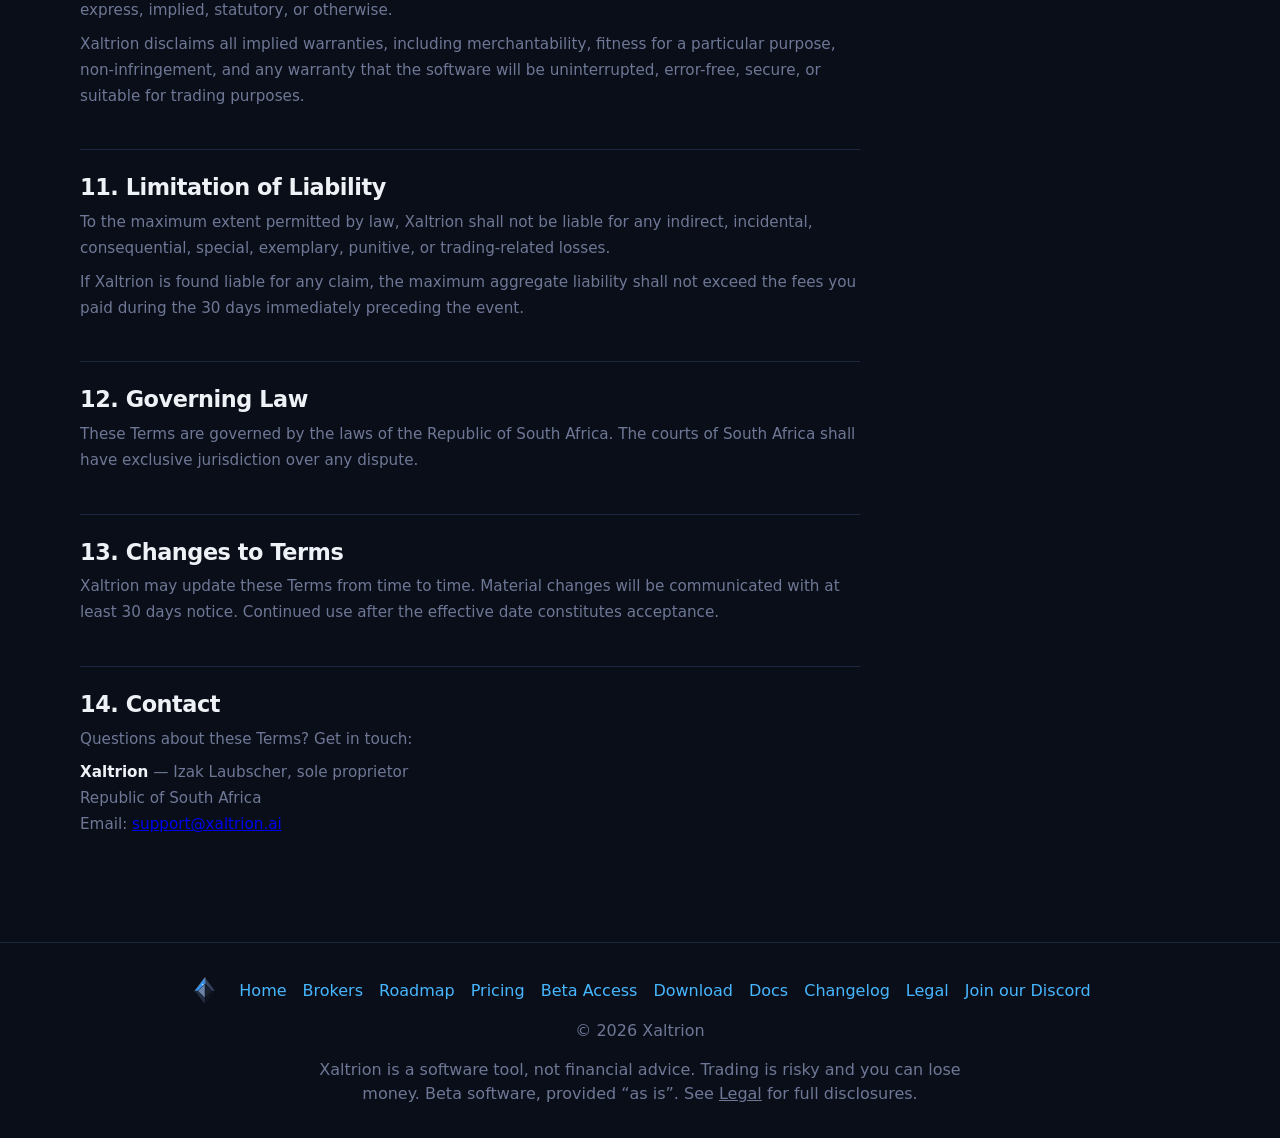
<file: legal.html>
<!DOCTYPE html>
<html lang="en" data-theme="dark">

<head>
  <meta charset="UTF-8" />
  <meta name="viewport" content="width=device-width, initial-scale=1.0" />
  <!-- Security headers: Referrer policy and CSP -->
  <meta name="referrer" content="strict-origin-when-cross-origin" />
  <meta http-equiv="content-security-policy" content="default-src 'self'; script-src 'self' 'unsafe-inline'; style-src 'self' 'unsafe-inline' https://fonts.googleapis.com; font-src 'self' https://fonts.gstatic.com data:; img-src 'self' data: https:; connect-src 'self' https://license.xaltrion.ai https://api.anthropic.com" />
  <title>Legal — Xaltrion</title>
  <meta name="description" content="Xaltrion terms of service, privacy policy, and cookie policy." />
  <meta property="og:title" content="Legal — Xaltrion" />
  <meta property="og:description" content="Xaltrion terms of service, privacy policy, and cookie policy." />
  <meta property="og:url" content="https://xaltrion.ai/legal.html" />
  <meta property="og:type" content="website" />
  <meta name="twitter:card" content="summary_large_image" />
  <meta property="og:image" content="https://xaltrion.ai/assets/img/brand/og-card.png" />

    <link rel="icon" type="image/svg+xml" href="assets/img/brand/xaltrion-favicon.svg">
  <link rel="icon" type="image/png" sizes="32x32" href="assets/img/brand/mark-32.png">
  <link rel="apple-touch-icon" sizes="180x180" href="assets/img/brand/mark-180.png" />
  <link rel="preconnect" href="https://fonts.googleapis.com" />
  <link rel="preconnect" href="https://fonts.gstatic.com" crossorigin />
  <!-- Theme bootstrap: apply saved light/dark theme BEFORE first paint (no flash)
       and expose window.XTheme for the nav toggle. Default is dark. -->
  <script>
    (function () {
      window.XTheme = {
        get: function () {
          try { return localStorage.getItem('xaltrion-theme') === 'light' ? 'light' : 'dark'; }
          catch (e) { return 'dark'; }
        },
        _apply: function (t) {
          var r = document.documentElement;
          r.setAttribute('data-theme', t);
          r.classList.toggle('theme-light', t === 'light');
        },
        set: function (t) {
          t = (t === 'light') ? 'light' : 'dark';
          try { localStorage.setItem('xaltrion-theme', t); } catch (e) {}
          this._apply(t);
          try { window.dispatchEvent(new CustomEvent('xaltrion-theme-changed', { detail: { theme: t } })); } catch (e) {}
          return t;
        },
        toggle: function () { return this.set(this.get() === 'light' ? 'dark' : 'light'); }
      };
      window.XTheme._apply(window.XTheme.get());
    })();
  </script>
  <link rel="stylesheet" href="assets/css/tokens.css" />
  <link rel="stylesheet" href="assets/css/site.css" />
</head>

<body>
  <nav>
    <div class="container nav-row">
      <a class="nav-logo" href="index.html" aria-label="Xaltrion home"><img src="assets/img/brand/xaltrion-lockup-horizontal.svg?v=20260605b" alt="Xaltrion"></a>
      <ul class="nav-links">
        <li><a href="index.html#features">Features</a></li>
        <li><a href="brokers.html">Brokers</a></li>
        <li><a href="roadmap.html">Roadmap</a></li>
        <li><a href="pricing.html">Pricing</a></li>
        <li><a href="beta.html">Beta Access</a></li>
        <li><a href="https://discord.gg/9XS5zF2MfJ" target="_blank" rel="noopener">Community</a></li>
        <li><a href="docs.html">Docs</a></li>
      </ul>
      <a class="cta cta-primary" href="download.html" style="font-size:13px;padding:10px 16px">Download</a>
    </div>
  </nav>

  <!-- ═══ HEADER ══════════════════════════════════════════════════════════════ -->
  <header class="legal-page-hdr">
    <div class="container">
      <div class="x-eyebrow" style="margin-bottom:12px">Legal</div>
      <h1>Legal documents</h1>
      <p>Plain language, no surprises. Local-first, no tracking.</p>
    </div>
  </header>

  <!-- ═══ CONTENT ══════════════════════════════════════════════════════════════ -->
  <section class="legal-layout">
    <div class="container">
      <div class="legal-tabs" role="tablist">
        <button class="legal-tab active" role="tab" aria-selected="true" onclick="showTab('tos', this)">Terms of Service</button>
        <button class="legal-tab" role="tab" aria-selected="false" onclick="showTab('privacy', this)">Privacy Policy</button>
        <button class="legal-tab" role="tab" aria-selected="false" onclick="showTab('cookies', this)">Cookie Policy</button>
      </div>

      <!-- ─── TERMS OF SERVICE ───────────────────────────────────────── -->
      <div id="panel-tos" class="legal-panel active">
        <div class="legal-content">
          <span class="legal-effective">Effective: 15 June 2026</span>

          <p>These Terms of Service govern your installation, activation, and use of Xaltrion. Xaltrion is a local-first AI-powered trading bot operated by <strong>Xaltrion, Izak Laubscher</strong>, sole proprietor, in the Republic of South Africa.</p>

          <h2>1. Acceptance of Terms</h2>
          <p>By installing, activating, accessing, or using Xaltrion, you accept these Terms of Service. If you do not agree, do not install or use the software.</p>

          <h2>2. Licence Grant</h2>
          <p>Xaltrion grants you a limited, non-exclusive, non-transferable, revocable licence to install and use Xaltrion on a single machine.</p>
          <ul>
            <li>Each licence key permits one active installation at a time.</li>
            <li>Your licence is bound to your machine fingerprint for activation and licence-validation purposes.</li>
          </ul>

          <h2>3. Permitted Use</h2>
          <p>You may use Xaltrion only for personal trading automation and only in compliance with applicable law, broker rules, exchange rules, and market conduct obligations.</p>
          <p>You may not redistribute, resell, sublicense, or otherwise transfer Xaltrion as software or as a service.</p>

          <h2>4. Prohibited Use</h2>
          <p>You may not:</p>
          <ul>
            <li>Reverse engineer, decompile, disassemble, decode, or otherwise attempt to derive the source code, algorithms, or non-public implementation details of Xaltrion, except where such restriction is prohibited by law.</li>
            <li>Remove, obscure, alter, or bypass copyright notices, licence controls, activation controls, or proprietary markings.</li>
            <li>Use Xaltrion to manipulate markets, engage in fraud, misrepresentation, spoofing, wash trading, or any unlawful or abusive trading activity.</li>
            <li>Share, resell, lend, transfer, or disclose licence keys to third parties.</li>
          </ul>

          <h2>5. Trading Disclaimer</h2>
          <p>Xaltrion is a tool. It is <strong>not financial advice, investment advice, tax advice, legal advice</strong>, or a recommendation to buy, sell, or hold any asset.</p>
          <p>Automated trading involves significant risk, including the risk of loss of capital. Past performance does not guarantee future results.</p>
          <p>You are solely responsible for your trading decisions, strategy settings, broker configuration, API key setup, and the consequences of any trade placed manually or automatically through Xaltrion.</p>
          <p>When you enable <strong>live trading</strong>, Xaltrion can place real orders on the broker accounts you connect &mdash; automatically and without asking for confirmation on each order &mdash; using the limits and settings you configure. You are responsible for setting appropriate position sizes and risk limits, for keeping sufficient funds in your accounts, and for monitoring activity. Crypto-assets in particular can be highly volatile.</p>
          <p>Xaltrion is currently in <strong>beta</strong> and is provided on an &ldquo;as is&rdquo; basis (see &ldquo;Disclaimer of Warranties&rdquo; below). Features may change and the software should not be relied upon as your sole means of managing capital.</p>
          <p>Xaltrion accepts no liability for trading losses, missed opportunities, slippage, failed orders, or any market-related outcome arising from your use of the software.</p>
          <p><strong>Always trade only with money you can afford to lose.</strong></p>

          <h2>6. API Keys and Third-Party Services</h2>
          <p>You are solely responsible for obtaining, configuring, securing, and using your own API keys and third-party accounts.</p>
          <p>You must comply with the terms, policies, and usage limits of every third-party service you connect to Xaltrion, including Alpaca, Luno, VALR, Claude, PayPal, and any other services you choose to use.</p>
          <p>Xaltrion is not responsible for third-party outages, API changes, data errors, latency, pricing changes, account restrictions, or provider-side failures.</p>

          <h2>7. Subscription and Payment</h2>
          <p>Subscription fees are billed in USD via PayPal. Current pricing:</p>
          <ul>
            <li>$16 per month</li>
            <li>$99 per year</li>
            <li>$135 founders plan (one-time, lifetime)</li>
          </ul>
          <p>Subscription fees are non-refundable once billed. The founders plan does not renew automatically.</p>
          <p>If you are granted an early-access preview, that preview lasts 90 days unless otherwise stated. After the preview period, continued use requires a paid plan.</p>

          <h2>8. Licence Suspension and Termination</h2>
          <p>Xaltrion may suspend, restrict, or terminate a licence immediately if we reasonably believe that:</p>
          <ul>
            <li>You have breached these Terms of Service.</li>
            <li>A chargeback or payment dispute has been initiated.</li>
            <li>The licence is being used fraudulently or abusively.</li>
          </ul>
          <p>Upon termination, you must stop using Xaltrion and uninstall all copies in your possession or control.</p>

          <h2>9. Intellectual Property</h2>
          <p>Xaltrion, including its software, design, activation system, documentation, branding, and related materials, is proprietary and owned by Xaltrion, Izak Laubscher. All rights are reserved.</p>

          <h2>10. Disclaimer of Warranties</h2>
          <p>Xaltrion is provided on an &ldquo;as is&rdquo; and &ldquo;as available&rdquo; basis without warranty of any kind, whether express, implied, statutory, or otherwise.</p>
          <p>Xaltrion disclaims all implied warranties, including merchantability, fitness for a particular purpose, non-infringement, and any warranty that the software will be uninterrupted, error-free, secure, or suitable for trading purposes.</p>

          <h2>11. Limitation of Liability</h2>
          <p>To the maximum extent permitted by law, Xaltrion shall not be liable for any indirect, incidental, consequential, special, exemplary, punitive, or trading-related losses.</p>
          <p>If Xaltrion is found liable for any claim, the maximum aggregate liability shall not exceed the fees you paid during the 30 days immediately preceding the event.</p>

          <h2>12. Governing Law</h2>
          <p>These Terms are governed by the laws of the Republic of South Africa. The courts of South Africa shall have exclusive jurisdiction over any dispute.</p>

          <h2>13. Changes to Terms</h2>
          <p>Xaltrion may update these Terms from time to time. Material changes will be communicated with at least 30 days notice. Continued use after the effective date constitutes acceptance.</p>

          <h2>14. Contact</h2>
          <p>Questions about these Terms? Get in touch:</p>
          <p><strong>Xaltrion</strong> &mdash; Izak Laubscher, sole proprietor<br>
          Republic of South Africa<br>
          Email: <a href="mailto:support@xaltrion.ai">support@xaltrion.ai</a></p>
        </div>
      </div>

      <!-- ─── PRIVACY POLICY ─────────────────────────────────────────── -->
      <div id="panel-privacy" class="legal-panel">
        <div class="legal-content">
          <span class="legal-effective">Effective: 15 June 2026</span>

          <p>Xaltrion, operated by Izak Laubscher, sole proprietor, provides Xaltrion, a local-first AI-powered trading bot. This Privacy Policy explains our data practices and the limited circumstances in which information leaves your machine.</p>

          <h2>The short version</h2>
          <p>Xaltrion runs entirely on your local machine. We collect nothing about your trading activity, positions, balances, usage patterns, or local data. Your data does not leave your machine except for licence validation and the third-party services you choose to connect.</p>

          <h2>1. Data We Do Not Collect</h2>
          <p>Xaltrion does <strong>not</strong> collect:</p>
          <ul>
            <li>Trading data, positions, account balances, or journal history</li>
            <li>Personal information beyond what you provide for licence fulfilment or support</li>
            <li>Usage statistics, telemetry, analytics, or behavioural tracking</li>
            <li>Browsing behaviour or app usage patterns</li>
            <li>Your API keys, which are stored encrypted on your machine only</li>
          </ul>

          <h2>2. Data We Do Collect</h2>
          <h3>Licence purchase</h3>
          <p>When you purchase a licence, we may receive or process your email address (for licence delivery and support) and payment information processed by PayPal. We do not store your full payment card details.</p>

          <h3>Licence activation</h3>
          <p>When you activate a licence, we process your licence key and your machine fingerprint — an anonymous hardware hash used to bind the licence to a single machine.</p>

          <h2>3. External Connections</h2>
          <p>Xaltrion makes only these external connections:</p>

          <h3>a. Licence validation &mdash; license.xaltrion.ai</h3>
          <p>Sends your licence key and machine fingerprint. Used to verify your licence is valid and correctly bound. Occurs on startup and periodically during use.</p>

          <h3>b. Version check &mdash; xaltrion.ai/version.json</h3>
          <p>A standard anonymous HTTP GET request. Used to check whether a software update is available. Can be disabled in Settings.</p>

          <h3>c. Data feed APIs</h3>
          <p>Only what each data provider API requires. Uses your own accounts and your own API keys.</p>

          <h3>d. AI APIs</h3>
          <p>Market context and prompt content for AI reasoning. Uses your own accounts and your own API keys.</p>

          <h3>e. Notification webhooks</h3>
          <p>The trade or status notifications you choose to configure. Delivered to Discord, Telegram, or similar endpoints you configure.</p>

          <h2>4. Your API Keys</h2>
          <p>All API keys are stored encrypted on your machine. Your API keys are never transmitted to Xaltrion servers and are never intentionally logged.</p>

          <h2>5. Data Security</h2>
          <p>Licence validation uses HTTPS. Local secrets are stored using local encryption mechanisms, including Windows DPAPI where applicable. You are responsible for securing your device, OS, user account, backups, and broker credentials.</p>

          <h2>6. Your Rights Under POPIA</h2>
          <p>Under South Africa&rsquo;s Protection of Personal Information Act (POPIA), you have the right to:</p>
          <ul>
            <li>be told what personal information we hold and how it is processed;</li>
            <li>request access to that personal information;</li>
            <li>request correction or deletion of information that is inaccurate, irrelevant, excessive, or no longer needed;</li>
            <li>object to processing, and withdraw any consent you previously gave;</li>
            <li>not receive direct marketing without your consent (and opt out at any time); and</li>
            <li>lodge a complaint with the Information Regulator of South Africa.</li>
          </ul>
          <p>Because Xaltrion is local-first, most of your data &mdash; API keys, trade journal, and bot state &mdash; never leaves your device, so you control it directly and can erase it by removing the app&rsquo;s local data. For the limited information that does reach us (see &ldquo;Data We Do Collect&rdquo;), email <a href="mailto:support@xaltrion.ai">support@xaltrion.ai</a> to exercise any of these rights. You can also contact the Information Regulator at <a href="https://inforegulator.org.za" target="_blank" rel="noopener">inforegulator.org.za</a>.</p>

          <h2>7. Third-Party Services</h2>
          <p>Xaltrion integrates with third-party services only at your direction and using your own accounts. Each provider has its own privacy policy. Xaltrion is not responsible for the privacy practices of third-party services you choose to use.</p>

          <h2>8. Children</h2>
          <p>Xaltrion is not intended for persons under 18 years of age.</p>

          <h2>9. Changes to This Policy</h2>
          <p>We may update this Privacy Policy from time to time. Material changes will be communicated through an in-app notification, the website, or another reasonable notice method. Continued use after the effective date constitutes acceptance.</p>

          <h2>10. Contact</h2>
          <p>To ask a privacy question or exercise your POPIA rights &mdash; access, correction, or deletion of your personal information &mdash; contact the responsible party:</p>
          <p><strong>Xaltrion</strong> &mdash; Izak Laubscher, sole proprietor<br>
          Republic of South Africa<br>
          Email: <a href="mailto:support@xaltrion.ai">support@xaltrion.ai</a></p>
        </div>
      </div>

      <!-- ─── COOKIE POLICY ──────────────────────────────────────────── -->
      <div id="panel-cookies" class="legal-panel">
        <div class="legal-content">
          <span class="legal-effective">Effective: 15 June 2026</span>

          <h2>No tracking cookies</h2>
          <p>xaltrion.ai uses <strong>no tracking cookies, no analytics cookies, and no third-party advertising cookies.</strong></p>
          <p>If the website uses cookies at all, they are limited to essential session or functional cookies required for basic site operation, such as secure checkout or temporary session handling.</p>
          <p>Xaltrion does not use cookies for behavioural profiling, cross-site advertising, or usage analytics.</p>

          <h2>What this means for you</h2>
          <ul>
            <li>No cookie consent banners for tracking — because there is no tracking.</li>
            <li>No advertising networks receive data from your visit.</li>
            <li>No profile is built about your browsing behaviour.</li>
          </ul>

          <h2>Contact</h2>
          <p>Questions about this Cookie Policy? Email <a href="mailto:support@xaltrion.ai">support@xaltrion.ai</a>.</p>
        </div>
      </div>
    </div>
  </section>

  <footer>
    <div class="container">
      <div class="footer-logo">
        <a href="index.html" aria-label="Xaltrion home"><img src="assets/img/brand/xaltrion-crystal.svg" alt="Xaltrion" height="32"></a>
      </div>
      <div class="footer-links">
        <a href="index.html">Home</a>
        <a href="brokers.html">Brokers</a>
        <a href="roadmap.html">Roadmap</a>
        <a href="pricing.html">Pricing</a>
        <a href="beta.html">Beta Access</a>
        <a href="download.html">Download</a>
        <a href="docs.html">Docs</a>
        <a href="changelog.html">Changelog</a>
        <a href="legal.html">Legal</a>
        <a href="https://discord.gg/9XS5zF2MfJ" target="_blank" rel="noopener">Join our Discord</a>
      </div>
      <div class="muted" style="margin-top:4px">&copy; 2026 Xaltrion</div>
      <div class="muted" style="margin-top:8px;max-width:680px;margin-left:auto;margin-right:auto;line-height:1.5">Xaltrion is a software tool, not financial advice. Trading is risky and you can lose money. Beta software, provided &ldquo;as is&rdquo;. See <a href="legal.html" style="color:inherit;text-decoration:underline">Legal</a> for full disclosures.</div>
    </div>
  </footer>

  <script src="assets/js/main.js"></script>
  <script>
    function showTab(id, btn) {
      document.querySelectorAll('.legal-panel').forEach(p => p.classList.remove('active'));
      document.querySelectorAll('.legal-tab').forEach(t => { t.classList.remove('active'); t.setAttribute('aria-selected', 'false'); });
      document.getElementById('panel-' + id).classList.add('active');
      btn.classList.add('active');
      btn.setAttribute('aria-selected', 'true');
    }
    // Activate tab from URL hash
    var hash = location.hash.replace('#', '');
    if (hash === 'privacy' || hash === 'cookies') {
      var btn = document.querySelector('[onclick*="' + hash + '"]');
      if (btn) showTab(hash, btn);
    }
  </script>
</body>

</html>
</file>
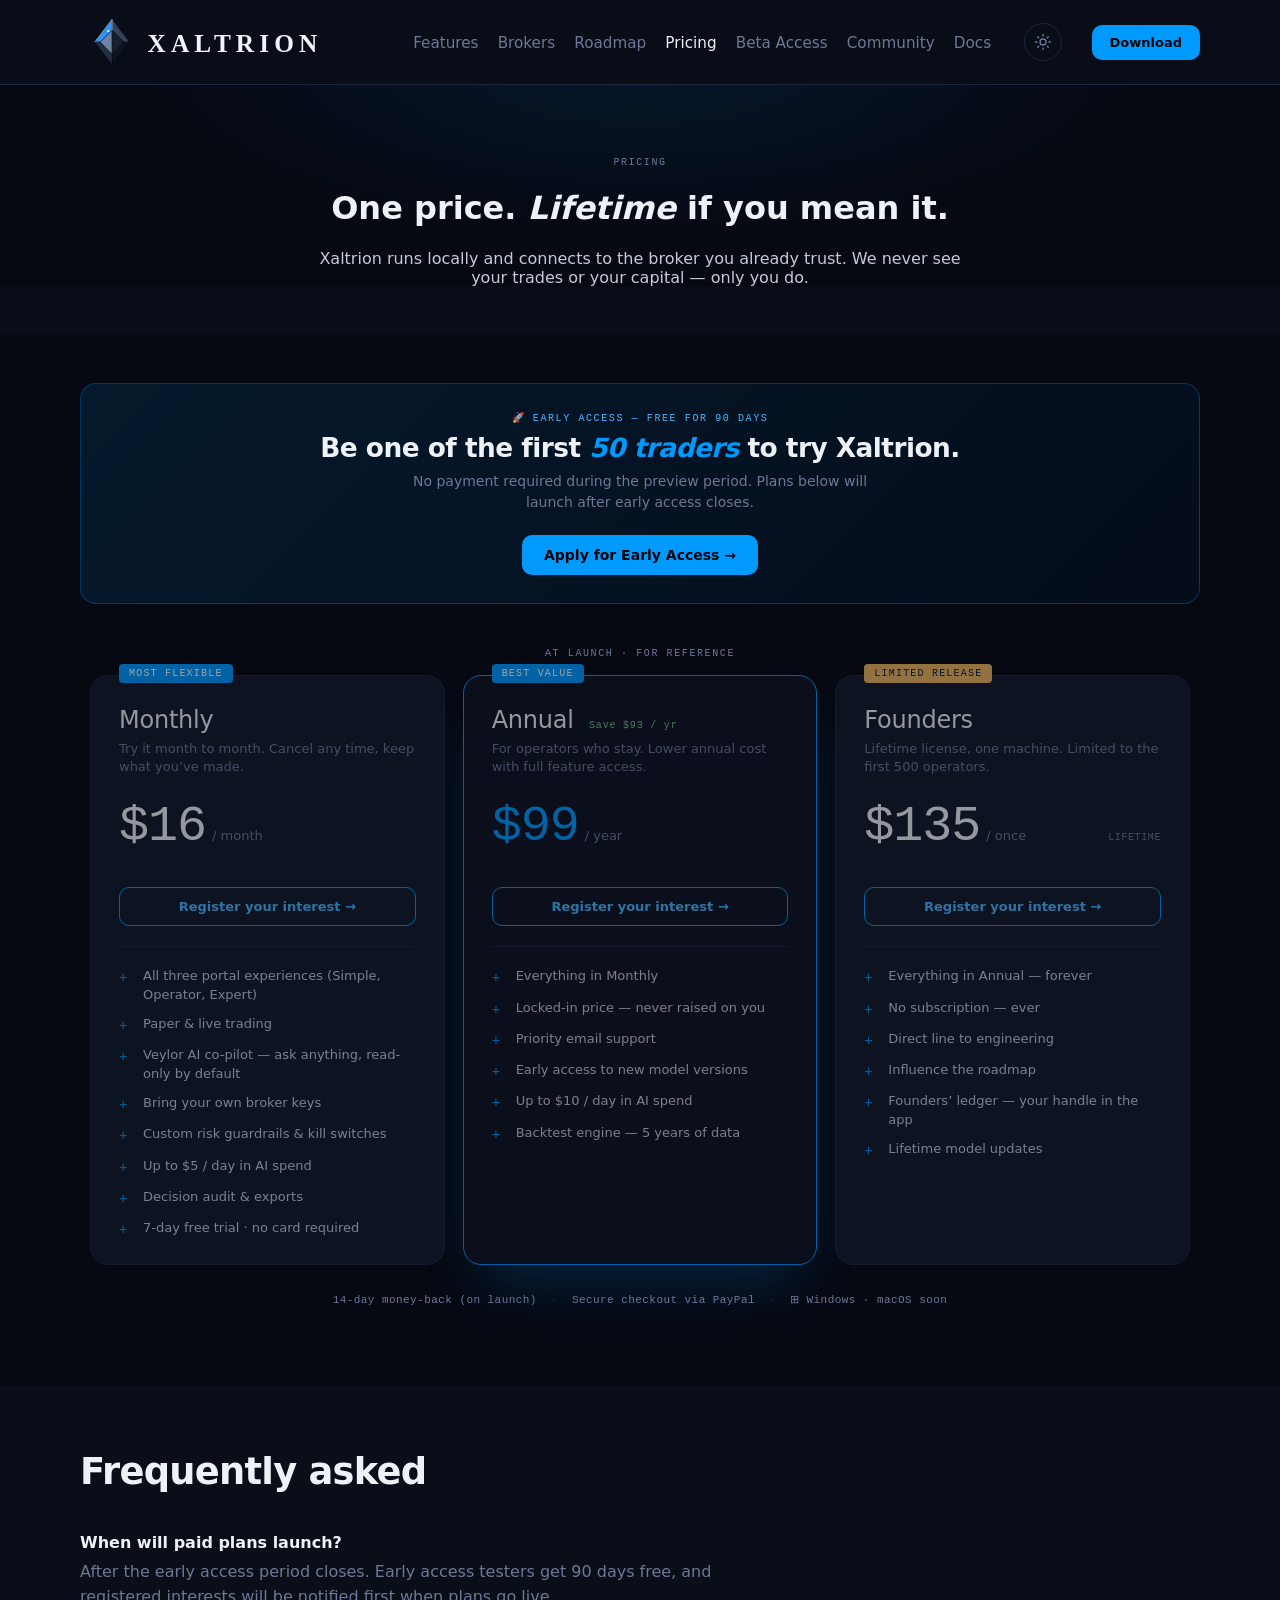
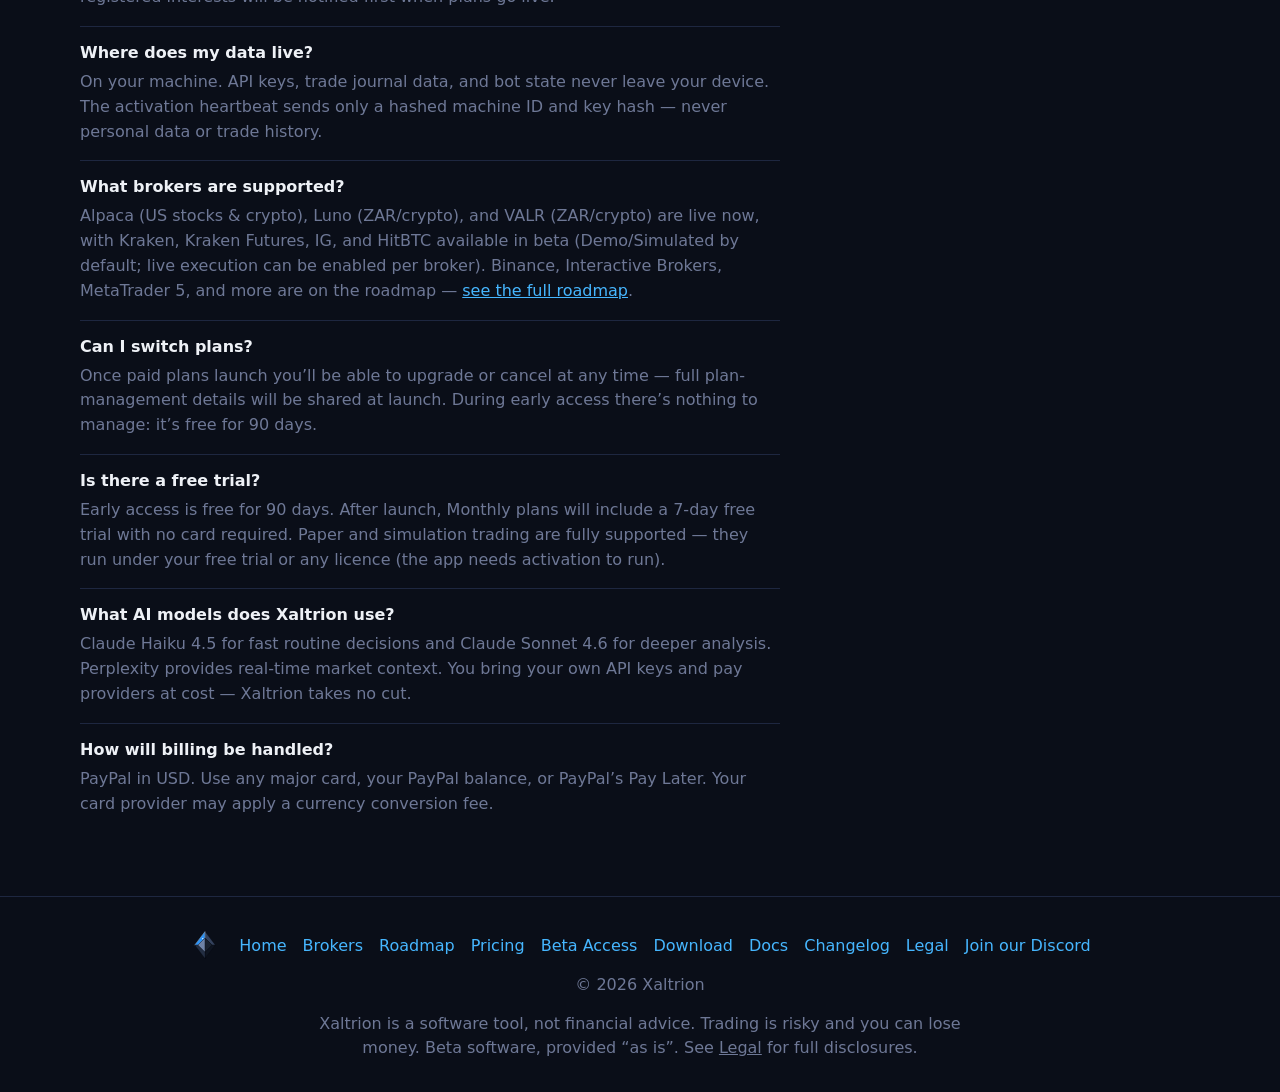
<file: pricing.html>
<!DOCTYPE html>
<html lang="en" data-theme="dark">

<head>
  <meta charset="UTF-8" />
  <meta name="viewport" content="width=device-width, initial-scale=1.0" />
  <!-- Security headers: Referrer policy and CSP -->
  <meta name="referrer" content="strict-origin-when-cross-origin" />
  <meta http-equiv="content-security-policy" content="default-src 'self'; script-src 'self' 'unsafe-inline'; style-src 'self' 'unsafe-inline' https://fonts.googleapis.com; font-src 'self' https://fonts.gstatic.com data:; img-src 'self' data: https:; connect-src 'self' https://license.xaltrion.ai https://api.anthropic.com" />
  <title>Pricing — Xaltrion</title>
  <meta name="description" content="One price. Lifetime if you mean it. Monthly, Annual, and Founders plans for Xaltrion — currently in early access." />
  <meta property="og:title" content="Xaltrion Pricing" />
  <meta property="og:description" content="Simple, transparent pricing. Runs locally — we never see your trades or your capital." />
  <meta property="og:image" content="https://xaltrion.ai/assets/img/brand/og-card.png" />
  <meta property="og:url" content="https://xaltrion.ai/pricing.html" />
  <meta name="twitter:card" content="summary_large_image" />

    <link rel="icon" type="image/svg+xml" href="assets/img/brand/xaltrion-favicon.svg">
  <link rel="icon" type="image/png" sizes="32x32" href="assets/img/brand/mark-32.png">
  <link rel="apple-touch-icon" sizes="180x180" href="assets/img/brand/mark-180.png" />
  <link rel="preconnect" href="https://fonts.googleapis.com" />
  <link rel="preconnect" href="https://fonts.gstatic.com" crossorigin />
  <!-- Theme bootstrap: apply saved light/dark theme BEFORE first paint (no flash)
       and expose window.XTheme for the nav toggle. Default is dark. -->
  <script>
    (function () {
      window.XTheme = {
        get: function () {
          try { return localStorage.getItem('xaltrion-theme') === 'light' ? 'light' : 'dark'; }
          catch (e) { return 'dark'; }
        },
        _apply: function (t) {
          var r = document.documentElement;
          r.setAttribute('data-theme', t);
          r.classList.toggle('theme-light', t === 'light');
        },
        set: function (t) {
          t = (t === 'light') ? 'light' : 'dark';
          try { localStorage.setItem('xaltrion-theme', t); } catch (e) {}
          this._apply(t);
          try { window.dispatchEvent(new CustomEvent('xaltrion-theme-changed', { detail: { theme: t } })); } catch (e) {}
          return t;
        },
        toggle: function () { return this.set(this.get() === 'light' ? 'dark' : 'light'); }
      };
      window.XTheme._apply(window.XTheme.get());
    })();
  </script>
  <link rel="stylesheet" href="assets/css/tokens.css" />
  <link rel="stylesheet" href="assets/css/site.css" />
</head>

<body>
  <nav>
    <div class="container nav-row">
      <a class="nav-logo" href="index.html" aria-label="Xaltrion home"><img src="assets/img/brand/xaltrion-lockup-horizontal.svg?v=20260605b" alt="Xaltrion"></a>
      <ul class="nav-links">
        <li><a href="index.html#features">Features</a></li>
        <li><a href="brokers.html">Brokers</a></li>
        <li><a href="roadmap.html">Roadmap</a></li>
        <li><a href="pricing.html" style="color:var(--text)">Pricing</a></li>
        <li><a href="beta.html">Beta Access</a></li>
        <li><a href="https://discord.gg/9XS5zF2MfJ" target="_blank" rel="noopener">Community</a></li>
        <li><a href="docs.html">Docs</a></li>
      </ul>
      <a class="cta cta-primary" href="download.html" style="padding:10px 18px;font-size:13px">Download</a>
    </div>
  </nav>

  <!-- ═══ HEADER ══════════════════════════════════════════════════════════════ -->
  <header class="ws-pricing-page-hdr">
    <div class="container">
      <div class="ws-pricing-header">
        <div class="x-eyebrow">Pricing</div>
        <h1>One price. <em>Lifetime</em> if you mean it.</h1>
        <p class="sub">
          Xaltrion runs locally and connects to the broker you already trust.
          We never see your trades or your capital &mdash; only you do.
        </p>
      </div>
    </div>
  </header>

  <!-- ═══ PLANS ════════════════════════════════════════════════════════════════ -->
  <section id="plans" class="ws-pricing-plans-bg">
    <div class="container">

      <!-- Early access banner -->
      <div class="early-access-banner" style="text-align:center">
        <div class="early-access-banner__eyebrow">&#x1F680; Early Access &mdash; Free for 90 days</div>
        <h2>Be one of the first <em>50 traders</em> to try Xaltrion.</h2>
        <p>No payment required during the preview period. Plans below will launch after early access closes.</p>
        <a class="cta cta-primary" href="beta.html" style="padding:12px 22px;font-size:14px">Apply for Early Access &rarr;</a>
      </div>

      <div class="x-eyebrow" style="text-align:center;margin:32px 0 16px">At launch &middot; for reference</div>
      <div class="pc-grid pc-grid--preview">

        <!-- Monthly -->
        <div class="pc-card">
          <span class="pc-badge">Most flexible</span>
          <div class="pc-tier">Monthly</div>
          <p class="pc-blurb">Try it month to month. Cancel any time, keep what you&rsquo;ve made.</p>
          <div class="pc-price-row">
            <span class="x-mono">$16</span>
            <span class="pc-price-period">/ month</span>
          </div>
          <div class="pc-coming-soon">&#x23F3;&ensp;Coming Soon</div>
          <button class="btn-interest" onclick="openInterest('Monthly', this)">Register your interest &rarr;</button>
          <div class="pc-sep"></div>
          <ul class="pc-features">
            <li>All three portal experiences (Simple, Operator, Expert)</li>
            <li>Paper &amp; live trading</li>
            <li>Veylor AI co-pilot &mdash; ask anything, read-only by default</li>
            <li>Bring your own broker keys</li>
            <li>Custom risk guardrails &amp; kill switches</li>
            <li>Up to $5 / day in AI spend</li>
            <li>Decision audit &amp; exports</li>
            <li>7-day free trial &middot; no card required</li>
          </ul>
        </div>

        <!-- Annual (featured) -->
        <div class="pc-card pc-card--featured">
          <span class="pc-badge">Best value</span>
            <div class="pc-tier">Annual <span class="pc-badge-note">Save $93&nbsp;/&nbsp;yr</span></div>
            <p class="pc-blurb">For operators who stay. Lower annual cost with full feature access.</p>
          <div class="pc-price-row">
              <span class="x-mono">$99</span>
            <span class="pc-price-period">/ year</span>
          </div>
          <div class="pc-coming-soon">&#x23F3;&ensp;Coming Soon</div>
          <button class="btn-interest" onclick="openInterest('Annual', this)">Register your interest &rarr;</button>
          <div class="pc-sep"></div>
          <ul class="pc-features">
            <li>Everything in Monthly</li>
            <li>Locked-in price &mdash; never raised on you</li>
            <li>Priority email support</li>
            <li>Early access to new model versions</li>
            <li>Up to $10 / day in AI spend</li>
            <li>Backtest engine &mdash; 5 years of data</li>
          </ul>
        </div>

        <!-- Founders -->
        <div class="pc-card">
          <span class="pc-badge pc-badge--warn">Limited release</span>
          <div class="pc-tier">Founders</div>
          <p class="pc-blurb">Lifetime license, one machine. Limited to the first 500 operators.</p>
          <div class="pc-price-row">
            <span class="x-mono">$135</span>
            <span class="pc-price-period">/ once</span>
            <span class="pc-price-lifetime">LIFETIME</span>
          </div>
          <div class="pc-coming-soon">&#x23F3;&ensp;Coming Soon</div>
          <button class="btn-interest" onclick="openInterest('Founders', this)">Register your interest &rarr;</button>
          <div class="pc-sep"></div>
          <ul class="pc-features">
            <li>Everything in Annual &mdash; forever</li>
            <li>No subscription &mdash; ever</li>
            <li>Direct line to engineering</li>
            <li>Influence the roadmap</li>
            <li>Founders&rsquo; ledger &mdash; your handle in the app</li>
            <li>Lifetime model updates</li>
          </ul>
        </div>

      </div>

      <div class="pc-trust" style="margin-top:28px">
        <span>14-day money-back (on launch)</span>
        <span class="pc-trust-sep">&middot;</span>
        <span>Secure checkout via PayPal</span>
        <span class="pc-trust-sep">&middot;</span>
        <span>&#x229E; Windows &middot; macOS soon</span>
      </div>
    </div>
  </section>

  <!-- ═══ FAQ ══════════════════════════════════════════════════════════════════ -->
  <section class="container" style="padding:4rem 0">
    <h2>Frequently asked</h2>
    <div class="faq">
      <div class="faq-item">
        <h4 class="faq-item__q">When will paid plans launch?</h4>
        <p class="faq-item__a">After the early access period closes. Early access testers get 90 days free, and registered interests will be notified first when plans go live.</p>
      </div>
      <div class="faq-item">
        <h4 class="faq-item__q">Where does my data live?</h4>
        <p class="faq-item__a">On your machine. API keys, trade journal data, and bot state never leave your device. The activation heartbeat sends only a hashed machine ID and key hash &mdash; never personal data or trade history.</p>
      </div>
      <div class="faq-item">
        <h4 class="faq-item__q">What brokers are supported?</h4>
        <p class="faq-item__a">Alpaca (US stocks &amp; crypto), Luno (ZAR/crypto), and VALR (ZAR/crypto) are live now, with Kraken, Kraken Futures, IG, and HitBTC available in beta (Demo/Simulated by default; live execution can be enabled per broker). Binance, Interactive Brokers, MetaTrader 5, and more are on the roadmap &mdash; <a href="roadmap.html" style="color:var(--accent-2)">see the full roadmap</a>.</p>
      </div>
      <div class="faq-item">
        <h4 class="faq-item__q">Can I switch plans?</h4>
        <p class="faq-item__a">Once paid plans launch you&rsquo;ll be able to upgrade or cancel at any time &mdash; full plan-management details will be shared at launch. During early access there&rsquo;s nothing to manage: it&rsquo;s free for 90 days.</p>
      </div>
      <div class="faq-item">
        <h4 class="faq-item__q">Is there a free trial?</h4>
        <p class="faq-item__a">Early access is free for 90 days. After launch, Monthly plans will include a 7-day free trial with no card required. Paper and simulation trading are fully supported &mdash; they run under your free trial or any licence (the app needs activation to run).</p>
      </div>
      <div class="faq-item">
        <h4 class="faq-item__q">What AI models does Xaltrion use?</h4>
        <p class="faq-item__a">Claude Haiku 4.5 for fast routine decisions and Claude Sonnet 4.6 for deeper analysis. Perplexity provides real-time market context. You bring your own API keys and pay providers at cost &mdash; Xaltrion takes no cut.</p>
      </div>
      <div class="faq-item">
        <h4 class="faq-item__q">How will billing be handled?</h4>
        <p class="faq-item__a">PayPal in USD. Use any major card, your PayPal balance, or PayPal&rsquo;s Pay Later. Your card provider may apply a currency conversion fee.</p>
      </div>
    </div>
  </section>

  <footer>
    <div class="container">
      <div class="footer-logo">
        <a href="index.html" aria-label="Xaltrion home"><img src="assets/img/brand/xaltrion-crystal.svg" alt="Xaltrion" height="32"></a>
      </div>
      <div class="footer-links">
        <a href="index.html">Home</a>
        <a href="brokers.html">Brokers</a>
        <a href="roadmap.html">Roadmap</a>
        <a href="pricing.html">Pricing</a>
        <a href="beta.html">Beta Access</a>
        <a href="download.html">Download</a>
        <a href="docs.html">Docs</a>
        <a href="changelog.html">Changelog</a>
        <a href="legal.html">Legal</a>
        <a href="https://discord.gg/9XS5zF2MfJ" target="_blank" rel="noopener">Join our Discord</a>
      </div>
      <div class="muted" style="margin-top:4px">&copy; 2026 Xaltrion</div>
      <div class="muted" style="margin-top:8px;max-width:680px;margin-left:auto;margin-right:auto;line-height:1.5">Xaltrion is a software tool, not financial advice. Trading is risky and you can lose money. Beta software, provided &ldquo;as is&rdquo;. See <a href="legal.html" style="color:inherit;text-decoration:underline">Legal</a> for full disclosures.</div>
    </div>
  </footer>

  <!-- ═══ INTEREST MODAL ═══════════════════════════════════════════════════════ -->
  <div class="x-modal-overlay" id="interest-modal" role="dialog" aria-modal="true" aria-labelledby="modal-title">
    <div class="x-modal">
      <button class="x-modal__close" onclick="closeInterest()" aria-label="Close">&times;</button>

      <!-- Form view -->
      <div id="interest-form-wrap">
        <div class="x-modal__eyebrow">Register interest</div>
        <h3 id="modal-title">Notify me when <span id="modal-plan-name">this plan</span> launches</h3>
        <p>We&rsquo;ll email you as soon as it&rsquo;s available. No spam &mdash; just the one launch email.</p>

        <form id="interest-form" novalidate>
          <div class="x-modal-field">
            <label for="interest_email">Email address *</label>
            <input class="x-modal-input" type="email" id="interest_email" name="interest_email" required placeholder="you@example.com" autocomplete="email" />
          </div>
          <div class="x-modal-field">
            <label for="interest_name">Name <span style="font-weight:400;color:var(--text-3)">(optional)</span></label>
            <input class="x-modal-input" type="text" id="interest_name" name="interest_name" placeholder="Jane Smith" autocomplete="name" />
          </div>
          <label class="x-modal-check">
            <input type="checkbox" name="interest_opt_in" id="interest_opt_in" checked />
            I&rsquo;d like to receive updates about Xaltrion (unsubscribe any time)
          </label>
          <div id="interest-error" style="display:none;margin-top:12px;font-size:12px;color:oklch(0.82 0.10 28)"></div>
          <button class="x-modal-submit" type="submit" id="interest-submit-btn">Notify me</button>
        </form>
      </div>

      <!-- Success view -->
      <div id="interest-success" style="display:none">
        <div class="x-modal-success">
          <div class="x-modal-success__icon">&#x1F4EC;</div>
          <h4>You&rsquo;re on the list!</h4>
          <p>We&rsquo;ll notify you when <strong id="success-plan-name"></strong> plans launch.</p>
          <button class="x-modal-done-btn" onclick="closeInterest()">Done</button>
        </div>
      </div>
    </div>
  </div>

  <script>
    var currentPlan = '';
    var interestTrigger = null;

    function getModalFocusable() {
      return Array.from(document.querySelectorAll('#interest-modal button, #interest-modal [href], #interest-modal input, #interest-modal select, #interest-modal textarea, #interest-modal [tabindex]:not([tabindex="-1"])'))
        .filter(function (el) { return !el.disabled && el.offsetParent !== null; });
    }

    function openInterest(plan, triggerEl) {
      currentPlan = plan;
      interestTrigger = triggerEl || document.activeElement;
      document.getElementById('modal-plan-name').textContent = plan;
      document.getElementById('interest-modal').classList.add('active');
      document.body.style.overflow = 'hidden';
      document.getElementById('interest_email').focus();
    }

    function closeInterest() {
      document.getElementById('interest-modal').classList.remove('active');
      document.body.style.overflow = '';
      // Reset for re-use
      setTimeout(function () {
        document.getElementById('interest-success').style.display = 'none';
        document.getElementById('interest-form-wrap').style.display = 'block';
        document.getElementById('interest-form').reset();
        document.getElementById('interest_opt_in').checked = true;
        document.getElementById('interest-error').style.display = 'none';
        var btn = document.getElementById('interest-submit-btn');
        btn.disabled = false;
        btn.textContent = 'Notify me';
        if (interestTrigger && typeof interestTrigger.focus === 'function') {
          interestTrigger.focus();
        }
      }, 250);
    }

    document.getElementById('interest-modal').addEventListener('click', function (e) {
      if (e.target === this) closeInterest();
    });

    document.addEventListener('keydown', function (e) {
      var modal = document.getElementById('interest-modal');
      if (!modal.classList.contains('active')) return;

      if (e.key === 'Escape') {
        closeInterest();
        return;
      }

      if (e.key !== 'Tab') return;
      var focusable = getModalFocusable();
      if (!focusable.length) return;
      var first = focusable[0];
      var last = focusable[focusable.length - 1];
      var current = document.activeElement;

      if (e.shiftKey && current === first) {
        e.preventDefault();
        last.focus();
      } else if (!e.shiftKey && current === last) {
        e.preventDefault();
        first.focus();
      }
    });

    document.getElementById('interest-form').addEventListener('submit', async function (e) {
      e.preventDefault();
      var btn = document.getElementById('interest-submit-btn');
      var errEl = document.getElementById('interest-error');
      var email = this.elements['interest_email'].value.trim();

      var emailRe = /^[^\s@]+@[^\s@]+\.[^\s@]+$/;
      if (!emailRe.test(email)) {
        errEl.textContent = 'Please enter a valid email address.';
        errEl.style.display = 'block';
        return;
      }

      btn.disabled = true;
      btn.textContent = 'Sending…';
      errEl.style.display = 'none';

      var payload = {
        email: email,
        name: this.elements['interest_name'].value.trim(),
        plan: currentPlan,
        opted_in: this.elements['interest_opt_in'].checked
      };

      try {
        var res = await fetch('https://license.xaltrion.ai/api/interest/register', {
          method: 'POST',
          headers: { 'Content-Type': 'application/json' },
          body: JSON.stringify(payload)
        });

        if (!res.ok) {
          var err = await res.json().catch(function () { return {}; });
          throw new Error(err.message || 'Server error');
        }

        document.getElementById('interest-form-wrap').style.display = 'none';
        document.getElementById('success-plan-name').textContent = currentPlan;
        document.getElementById('interest-success').style.display = 'block';

      } catch (err) {
        errEl.textContent = err.message && err.message !== 'Failed to fetch'
          ? err.message
          : 'Something went wrong. Please try again.';
        errEl.style.display = 'block';
        btn.disabled = false;
        btn.textContent = 'Notify me';
      }
    });
  </script>
  <script src="assets/js/main.js"></script>
</body>

</html>
</file>
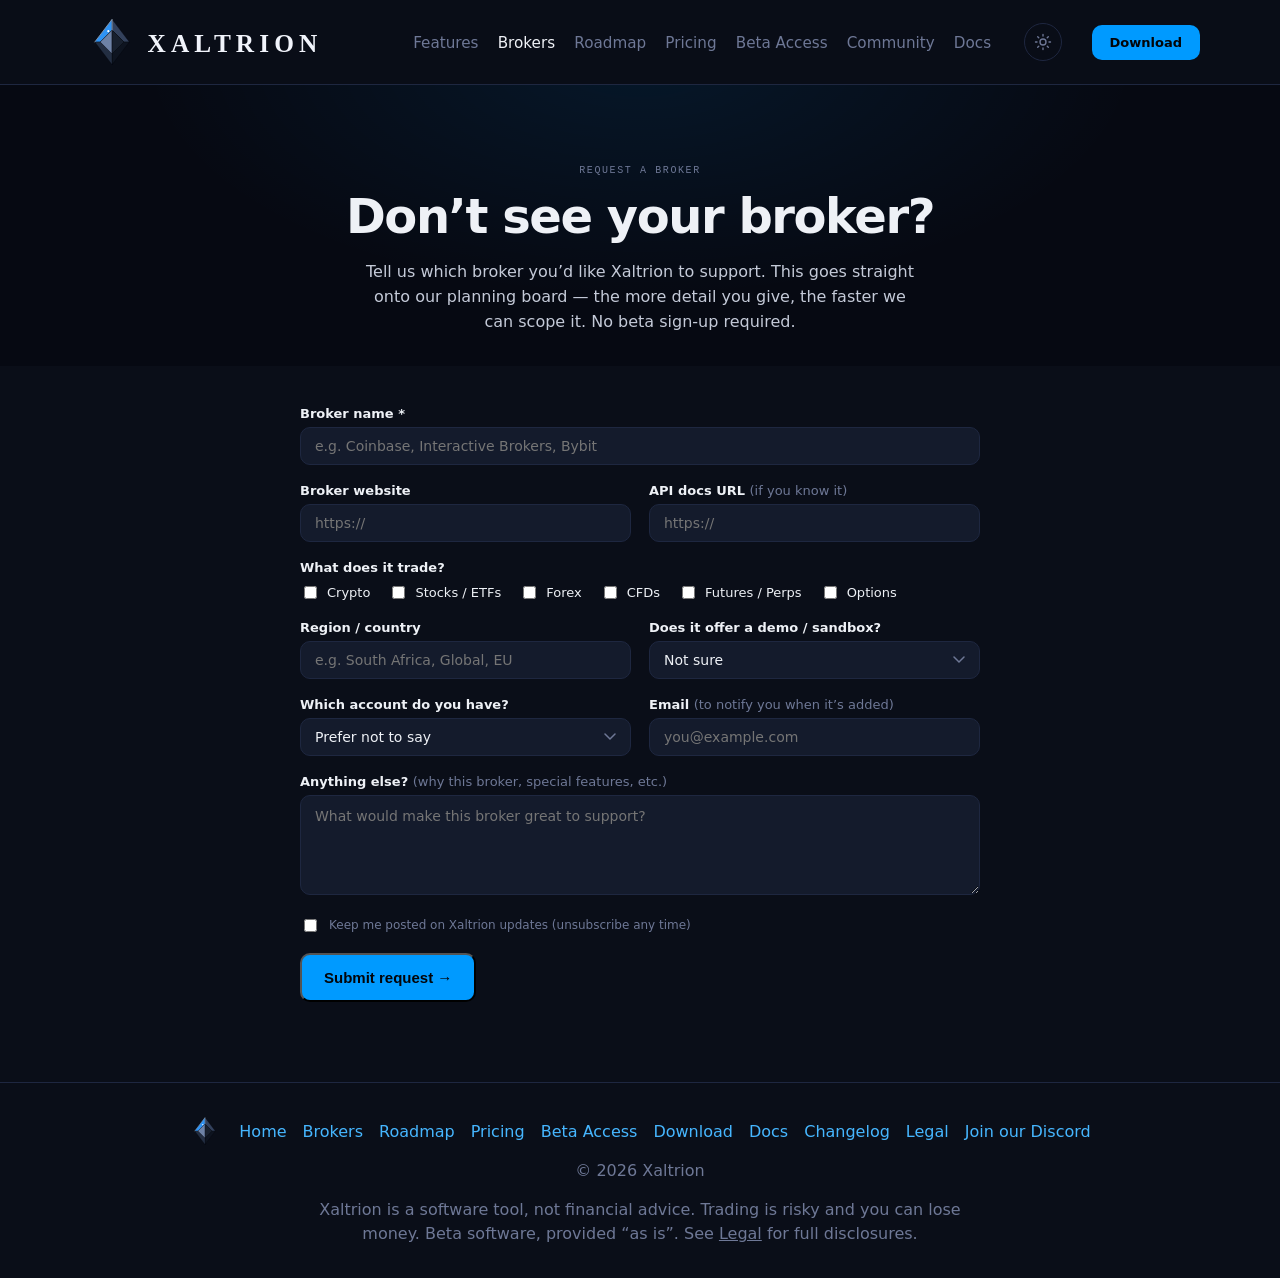
<file: request-broker.html>
<!DOCTYPE html>
<html lang="en" data-theme="dark">

<head>
  <meta charset="UTF-8" />
  <meta name="viewport" content="width=device-width, initial-scale=1.0" />
  <meta name="referrer" content="strict-origin-when-cross-origin" />
  <meta http-equiv="content-security-policy" content="default-src 'self'; script-src 'self' 'unsafe-inline'; style-src 'self' 'unsafe-inline' https://fonts.googleapis.com; font-src 'self' https://fonts.gstatic.com data:; img-src 'self' data: https:; connect-src 'self' https://license.xaltrion.ai https://api.anthropic.com" />
  <title>Request a broker — Xaltrion</title>
  <meta name="description" content="Don't see your broker? Request it. Tell us which broker you'd like Xaltrion to support and we'll factor it into the roadmap." />
  <meta property="og:title" content="Request a broker — Xaltrion" />
  <meta property="og:description" content="Don't see your broker? Tell us which one to add next." />
  <meta property="og:image" content="https://xaltrion.ai/assets/img/brand/og-card.png" />
  <meta property="og:url" content="https://xaltrion.ai/request-broker.html" />
  <meta name="twitter:card" content="summary_large_image" />

  <link rel="icon" type="image/svg+xml" href="assets/img/brand/xaltrion-favicon.svg">
  <link rel="icon" type="image/png" sizes="32x32" href="assets/img/brand/mark-32.png">
  <link rel="apple-touch-icon" sizes="180x180" href="assets/img/brand/mark-180.png" />
  <link rel="preconnect" href="https://fonts.googleapis.com" />
  <link rel="preconnect" href="https://fonts.gstatic.com" crossorigin />
  <!-- Theme bootstrap: apply saved light/dark theme BEFORE first paint (no flash)
       and expose window.XTheme for the nav toggle. Default is dark. -->
  <script>
    (function () {
      window.XTheme = {
        get: function () {
          try { return localStorage.getItem('xaltrion-theme') === 'light' ? 'light' : 'dark'; }
          catch (e) { return 'dark'; }
        },
        _apply: function (t) {
          var r = document.documentElement;
          r.setAttribute('data-theme', t);
          r.classList.toggle('theme-light', t === 'light');
        },
        set: function (t) {
          t = (t === 'light') ? 'light' : 'dark';
          try { localStorage.setItem('xaltrion-theme', t); } catch (e) {}
          this._apply(t);
          try { window.dispatchEvent(new CustomEvent('xaltrion-theme-changed', { detail: { theme: t } })); } catch (e) {}
          return t;
        },
        toggle: function () { return this.set(this.get() === 'light' ? 'dark' : 'light'); }
      };
      window.XTheme._apply(window.XTheme.get());
    })();
  </script>
  <link rel="stylesheet" href="assets/css/tokens.css" />
  <link rel="stylesheet" href="assets/css/site.css" />
</head>

<body>
  <nav>
    <div class="container nav-row">
      <a class="nav-logo" href="index.html" aria-label="Xaltrion home"><img src="assets/img/brand/xaltrion-lockup-horizontal.svg?v=20260605b" alt="Xaltrion"></a>
      <ul class="nav-links">
        <li><a href="index.html#features">Features</a></li>
        <li><a href="brokers.html" style="color:var(--text)">Brokers</a></li>
        <li><a href="roadmap.html">Roadmap</a></li>
        <li><a href="pricing.html">Pricing</a></li>
        <li><a href="beta.html">Beta Access</a></li>
        <li><a href="https://discord.gg/9XS5zF2MfJ" target="_blank" rel="noopener">Community</a></li>
        <li><a href="docs.html">Docs</a></li>
      </ul>
      <a class="cta cta-primary" href="download.html" style="padding:10px 18px;font-size:13px">Download</a>
    </div>
  </nav>

  <!-- ═══ HEADER ══════════════════════════════════════════════════════════════ -->
  <header style="padding:5rem 0 2rem;background:var(--ink-950,#0a0a0f);background-image:radial-gradient(ellipse at 50% -10%,oklch(0.68 0.21 250 / 0.10) 0%,transparent 55%);text-align:center">
    <div class="container">
      <div class="x-eyebrow" style="margin-bottom:12px">Request a broker</div>
      <h1 style="font-size:clamp(2rem,5vw,3rem);letter-spacing:-0.03em;margin:0 0 16px">Don&rsquo;t see your broker?</h1>
      <p class="sub" style="max-width:560px;margin:0 auto;line-height:1.55">Tell us which broker you&rsquo;d like Xaltrion to support. This goes straight onto our planning board &mdash; the more detail you give, the faster we can scope it. No beta sign-up required.</p>
    </div>
  </header>

  <!-- ═══ FORM ════════════════════════════════════════════════════════════════ -->
  <section class="container" style="padding:2.5rem 0 5rem;max-width:680px">
    <form id="broker-form" novalidate>
      <div style="display:flex;flex-direction:column;gap:18px">

        <div>
          <label for="broker_name" style="display:block;font-size:13px;font-weight:600;margin-bottom:6px">Broker name *</label>
          <input class="beta-input" type="text" id="broker_name" name="broker_name" required placeholder="e.g. Coinbase, Interactive Brokers, Bybit" style="width:100%" />
        </div>

        <div style="display:grid;grid-template-columns:repeat(auto-fit,minmax(240px,1fr));gap:18px">
          <div>
            <label for="broker_url" style="display:block;font-size:13px;font-weight:600;margin-bottom:6px">Broker website</label>
            <input class="beta-input" type="url" id="broker_url" name="broker_url" placeholder="https://" style="width:100%" />
          </div>
          <div>
            <label for="api_docs_url" style="display:block;font-size:13px;font-weight:600;margin-bottom:6px">API docs URL <span style="font-weight:400;color:var(--text-3)">(if you know it)</span></label>
            <input class="beta-input" type="url" id="api_docs_url" name="api_docs_url" placeholder="https://" style="width:100%" />
          </div>
        </div>

        <div>
          <label style="display:block;font-size:13px;font-weight:600;margin-bottom:8px">What does it trade?</label>
          <div style="display:flex;flex-wrap:wrap;gap:8px 18px">
            <label style="font-size:13px;display:flex;align-items:center;gap:7px"><input type="checkbox" name="asset_classes" value="crypto" /> Crypto</label>
            <label style="font-size:13px;display:flex;align-items:center;gap:7px"><input type="checkbox" name="asset_classes" value="stocks" /> Stocks / ETFs</label>
            <label style="font-size:13px;display:flex;align-items:center;gap:7px"><input type="checkbox" name="asset_classes" value="forex" /> Forex</label>
            <label style="font-size:13px;display:flex;align-items:center;gap:7px"><input type="checkbox" name="asset_classes" value="cfd" /> CFDs</label>
            <label style="font-size:13px;display:flex;align-items:center;gap:7px"><input type="checkbox" name="asset_classes" value="futures" /> Futures / Perps</label>
            <label style="font-size:13px;display:flex;align-items:center;gap:7px"><input type="checkbox" name="asset_classes" value="options" /> Options</label>
          </div>
        </div>

        <div style="display:grid;grid-template-columns:repeat(auto-fit,minmax(240px,1fr));gap:18px">
          <div>
            <label for="region" style="display:block;font-size:13px;font-weight:600;margin-bottom:6px">Region / country</label>
            <input class="beta-input" type="text" id="region" name="region" placeholder="e.g. South Africa, Global, EU" style="width:100%" />
          </div>
          <div>
            <label for="has_demo" style="display:block;font-size:13px;font-weight:600;margin-bottom:6px">Does it offer a demo / sandbox?</label>
            <select class="beta-select" id="has_demo" name="has_demo" style="width:100%">
              <option value="unknown">Not sure</option>
              <option value="yes">Yes</option>
              <option value="no">No</option>
            </select>
          </div>
        </div>

        <div style="display:grid;grid-template-columns:repeat(auto-fit,minmax(240px,1fr));gap:18px">
          <div>
            <label for="account_type" style="display:block;font-size:13px;font-weight:600;margin-bottom:6px">Which account do you have?</label>
            <select class="beta-select" id="account_type" name="account_type" style="width:100%">
              <option value="">Prefer not to say</option>
              <option value="live">Live</option>
              <option value="demo">Demo</option>
              <option value="both">Both</option>
            </select>
          </div>
          <div>
            <label for="email" style="display:block;font-size:13px;font-weight:600;margin-bottom:6px">Email <span style="font-weight:400;color:var(--text-3)">(to notify you when it&rsquo;s added)</span></label>
            <input class="beta-input" type="email" id="email" name="email" placeholder="you@example.com" autocomplete="email" style="width:100%" />
          </div>
        </div>

        <div>
          <label for="notes" style="display:block;font-size:13px;font-weight:600;margin-bottom:6px">Anything else? <span style="font-weight:400;color:var(--text-3)">(why this broker, special features, etc.)</span></label>
          <textarea class="beta-textarea" id="notes" name="notes" rows="3" maxlength="1000" placeholder="What would make this broker great to support?" style="width:100%;resize:vertical"></textarea>
        </div>

        <label class="x-modal-check" style="font-size:12px">
          <input type="checkbox" name="marketing_opted_in" id="marketing_opted_in" />
          Keep me posted on Xaltrion updates (unsubscribe any time)
        </label>

        <!-- honeypot: hidden from humans, bots fill it -->
        <input type="text" name="honeypot" id="honeypot" tabindex="-1" autocomplete="off" aria-hidden="true" style="position:absolute;left:-9999px;width:1px;height:1px;opacity:0" />

        <div id="form-error" style="display:none;font-size:13px;color:oklch(0.82 0.10 28)"></div>
        <button class="cta cta-primary" type="submit" id="submit-btn" style="padding:14px 22px;font-size:15px;align-self:flex-start">Submit request &rarr;</button>
      </div>
    </form>

    <!-- success state -->
    <div id="form-success" style="display:none;text-align:center;padding:2rem 0">
      <div style="font-size:40px;margin-bottom:12px">&#x1F4E5;</div>
      <h2 style="margin:0 0 10px">Request received &mdash; thank you!</h2>
      <p class="sub" style="max-width:480px;margin:0 auto 24px">We&rsquo;ve logged your broker on the planning board. If you left an email, we&rsquo;ll let you know when it&rsquo;s supported.</p>
      <a class="cta cta-secondary" href="brokers.html" style="padding:12px 22px;font-size:14px">Back to brokers</a>
    </div>
  </section>

  <footer>
    <div class="container">
      <div class="footer-logo">
        <a href="index.html" aria-label="Xaltrion home"><img src="assets/img/brand/xaltrion-crystal.svg" alt="Xaltrion" height="32"></a>
      </div>
      <div class="footer-links">
        <a href="index.html">Home</a>
        <a href="brokers.html">Brokers</a>
        <a href="roadmap.html">Roadmap</a>
        <a href="pricing.html">Pricing</a>
        <a href="beta.html">Beta Access</a>
        <a href="download.html">Download</a>
        <a href="docs.html">Docs</a>
        <a href="changelog.html">Changelog</a>
        <a href="legal.html">Legal</a>
        <a href="https://discord.gg/9XS5zF2MfJ" target="_blank" rel="noopener">Join our Discord</a>
      </div>
      <div class="muted" style="margin-top:4px">&copy; 2026 Xaltrion</div>
      <div class="muted" style="margin-top:8px;max-width:680px;margin-left:auto;margin-right:auto;line-height:1.5">Xaltrion is a software tool, not financial advice. Trading is risky and you can lose money. Beta software, provided &ldquo;as is&rdquo;. See <a href="legal.html" style="color:inherit;text-decoration:underline">Legal</a> for full disclosures.</div>
    </div>
  </footer>

  <script>
    (function () {
      var form = document.getElementById('broker-form');
      var errEl = document.getElementById('form-error');
      var btn = document.getElementById('submit-btn');

      form.addEventListener('submit', async function (e) {
        e.preventDefault();
        var name = document.getElementById('broker_name').value.trim();
        if (!name) {
          errEl.textContent = 'Please enter the broker name.';
          errEl.style.display = 'block';
          return;
        }
        var assets = Array.prototype.slice
          .call(document.querySelectorAll('input[name="asset_classes"]:checked'))
          .map(function (c) { return c.value; });

        var payload = {
          broker_name: name,
          broker_url: document.getElementById('broker_url').value.trim(),
          api_docs_url: document.getElementById('api_docs_url').value.trim(),
          region: document.getElementById('region').value.trim(),
          asset_classes: assets,
          has_demo: document.getElementById('has_demo').value,
          account_type: document.getElementById('account_type').value,
          email: document.getElementById('email').value.trim(),
          notes: document.getElementById('notes').value.trim(),
          marketing_opted_in: document.getElementById('marketing_opted_in').checked,
          honeypot: document.getElementById('honeypot').value
        };

        btn.disabled = true;
        btn.textContent = 'Sending…';
        errEl.style.display = 'none';

        try {
          var res = await fetch('https://license.xaltrion.ai/api/broker-request', {
            method: 'POST',
            headers: { 'Content-Type': 'application/json' },
            body: JSON.stringify(payload)
          });
          var data = await res.json().catch(function () { return {}; });
          if (!res.ok || !data.ok) {
            throw new Error(
              data.error === 'rate_limited'
                ? 'You’ve sent a few requests already — please try again later.'
                : 'Something went wrong. Please try again.'
            );
          }
          form.style.display = 'none';
          document.getElementById('form-success').style.display = 'block';
          window.scrollTo({ top: 0, behavior: 'smooth' });
        } catch (err) {
          errEl.textContent = (err && err.message) ? err.message : 'Something went wrong. Please try again.';
          errEl.style.display = 'block';
          btn.disabled = false;
          btn.textContent = 'Submit request →';
        }
      });
    })();
  </script>
  <script src="assets/js/main.js"></script>
</body>

</html>
</file>
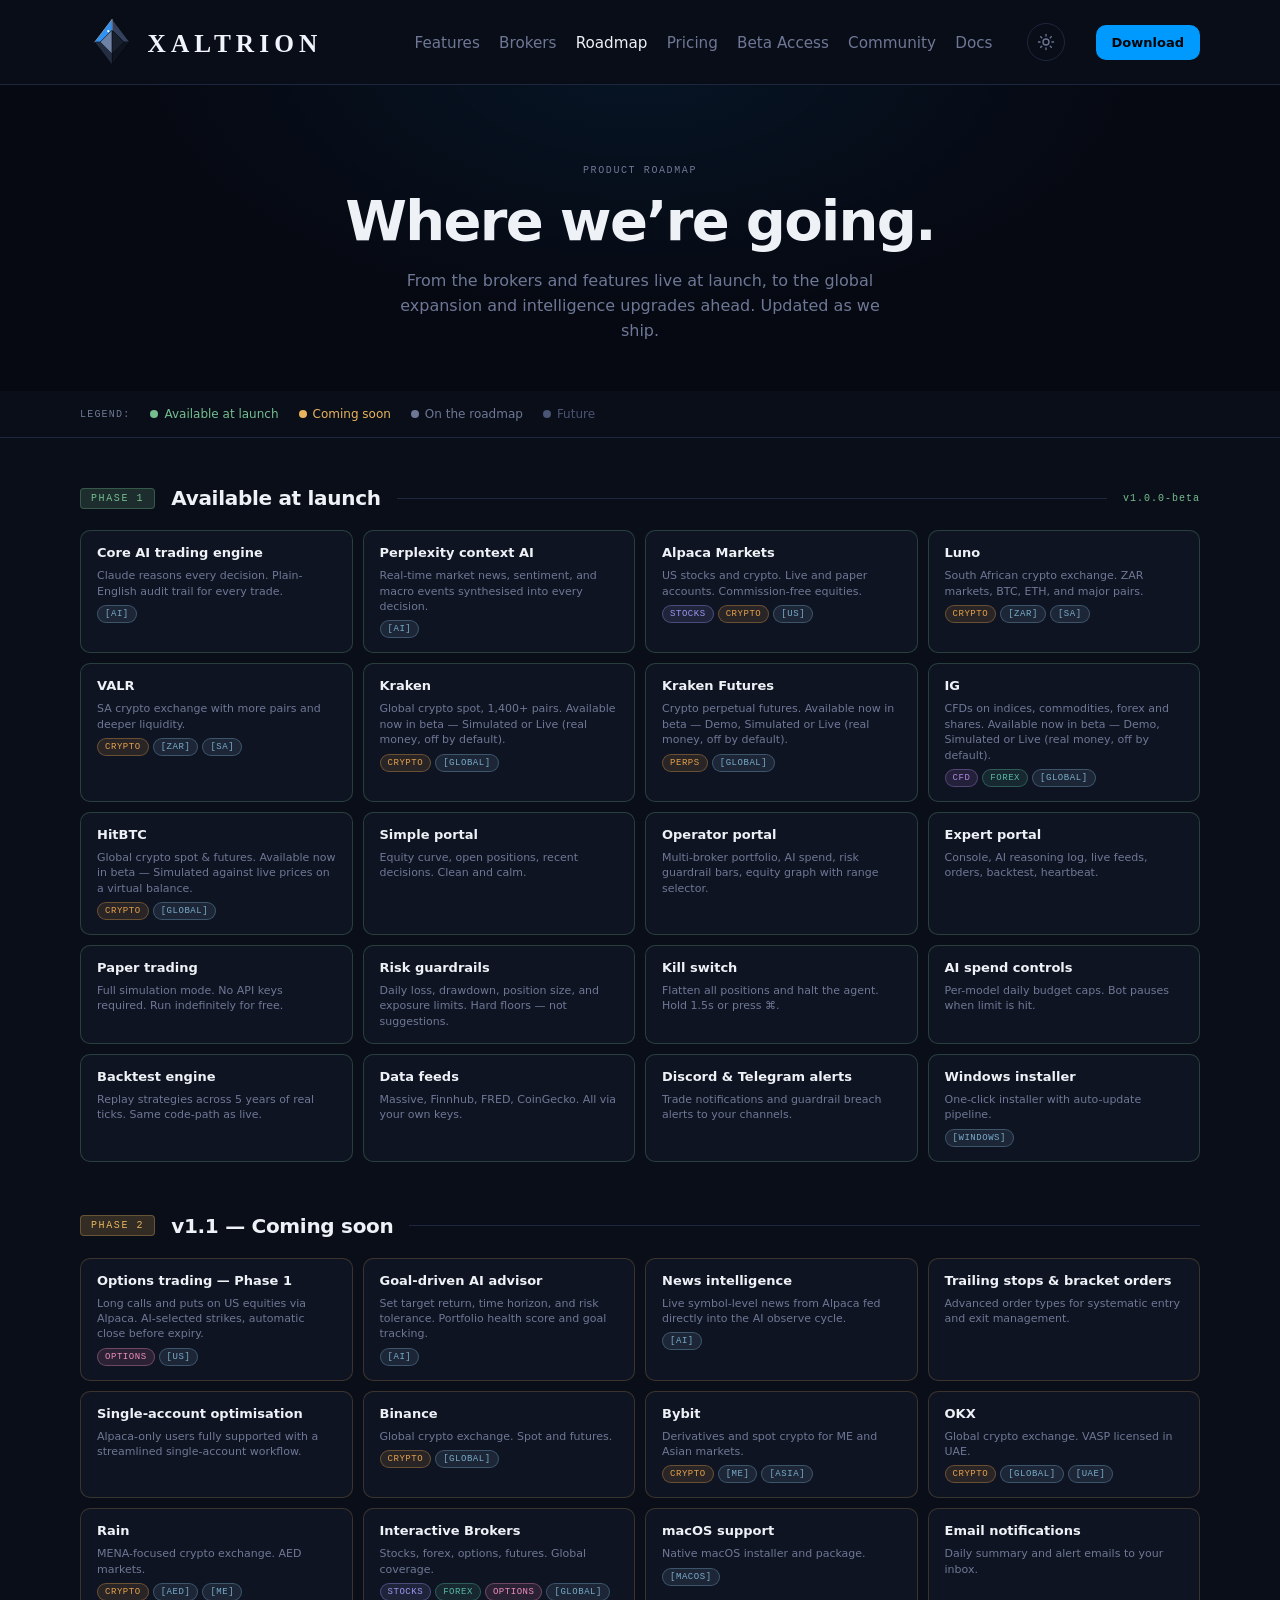
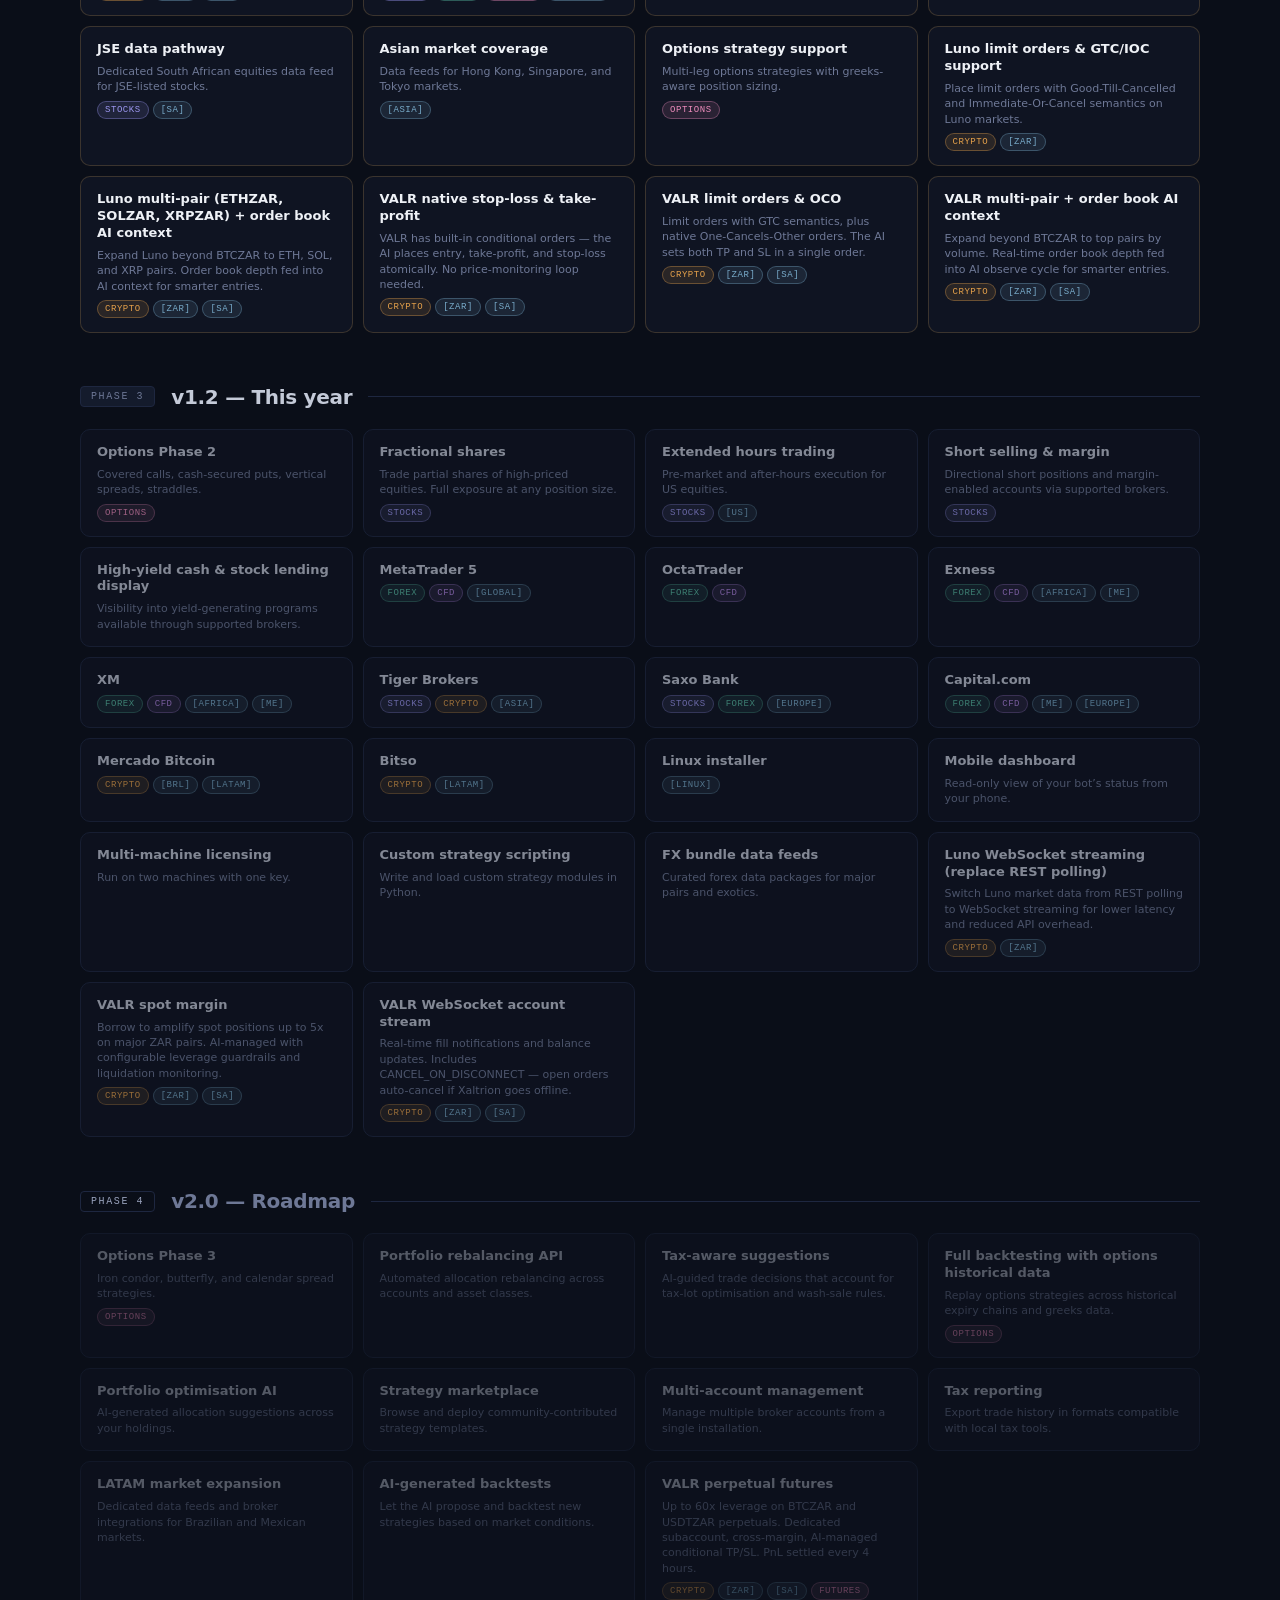
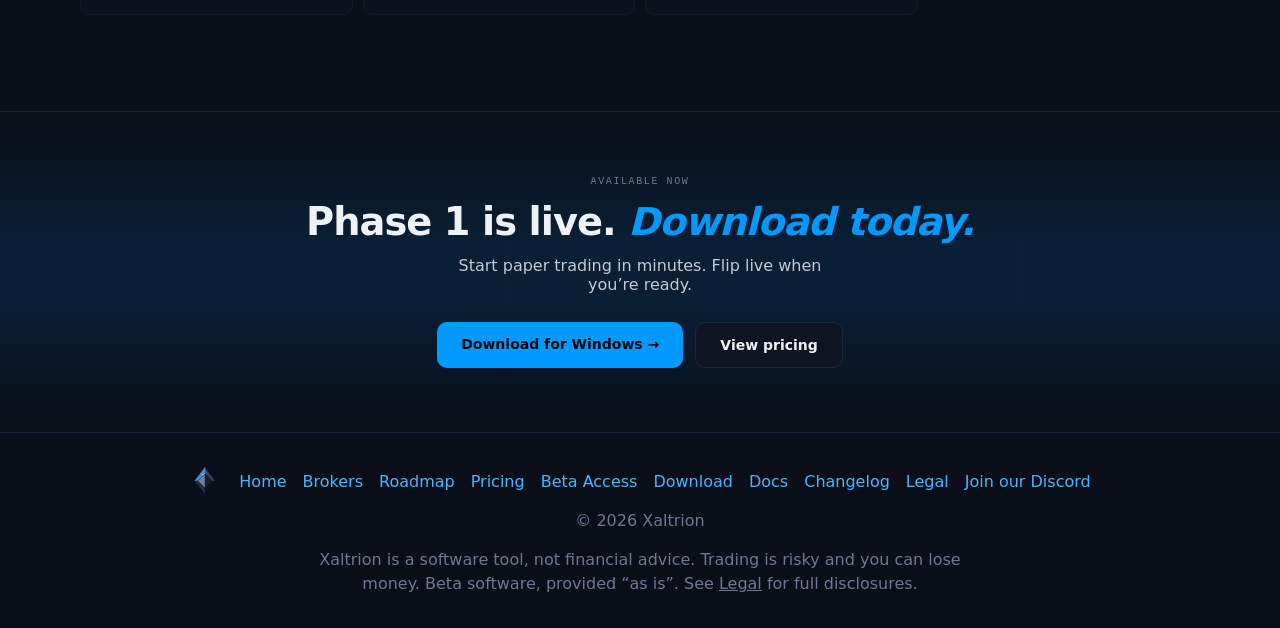
<file: roadmap.html>
<!DOCTYPE html>
<html lang="en" data-theme="dark">

<head>
  <meta charset="UTF-8" />
  <meta name="viewport" content="width=device-width, initial-scale=1.0" />
  <!-- Security headers: Referrer policy and CSP -->
  <meta name="referrer" content="strict-origin-when-cross-origin" />
  <meta http-equiv="content-security-policy" content="default-src 'self'; script-src 'self' 'unsafe-inline'; style-src 'self' 'unsafe-inline' https://fonts.googleapis.com; font-src 'self' https://fonts.gstatic.com data:; img-src 'self' data: https:; connect-src 'self' https://license.xaltrion.ai https://api.anthropic.com" />
  <title>Roadmap — Xaltrion</title>
  <meta name="description" content="Xaltrion product roadmap — what's available now, what's coming, and what's on the horizon." />
  <meta property="og:title" content="Roadmap — Xaltrion" />
  <meta property="og:description" content="Xaltrion product roadmap — what's available now, what's coming, and what's on the horizon." />
  <meta property="og:url" content="https://xaltrion.ai/roadmap.html" />
  <meta property="og:type" content="website" />
  <meta name="twitter:card" content="summary_large_image" />
  <meta property="og:image" content="https://xaltrion.ai/assets/img/brand/og-card.png" />

    <link rel="icon" type="image/svg+xml" href="assets/img/brand/xaltrion-favicon.svg">
  <link rel="icon" type="image/png" sizes="32x32" href="assets/img/brand/mark-32.png">
  <link rel="apple-touch-icon" sizes="180x180" href="assets/img/brand/mark-180.png" />
  <link rel="preconnect" href="https://fonts.googleapis.com" />
  <link rel="preconnect" href="https://fonts.gstatic.com" crossorigin />
  <!-- Theme bootstrap: apply saved light/dark theme BEFORE first paint (no flash)
       and expose window.XTheme for the nav toggle. Default is dark. -->
  <script>
    (function () {
      window.XTheme = {
        get: function () {
          try { return localStorage.getItem('xaltrion-theme') === 'light' ? 'light' : 'dark'; }
          catch (e) { return 'dark'; }
        },
        _apply: function (t) {
          var r = document.documentElement;
          r.setAttribute('data-theme', t);
          r.classList.toggle('theme-light', t === 'light');
        },
        set: function (t) {
          t = (t === 'light') ? 'light' : 'dark';
          try { localStorage.setItem('xaltrion-theme', t); } catch (e) {}
          this._apply(t);
          try { window.dispatchEvent(new CustomEvent('xaltrion-theme-changed', { detail: { theme: t } })); } catch (e) {}
          return t;
        },
        toggle: function () { return this.set(this.get() === 'light' ? 'dark' : 'light'); }
      };
      window.XTheme._apply(window.XTheme.get());
    })();
  </script>
  <link rel="stylesheet" href="assets/css/tokens.css" />
  <link rel="stylesheet" href="assets/css/site.css" />
</head>

<body>
  <nav>
    <div class="container nav-row">
      <a class="nav-logo" href="index.html" aria-label="Xaltrion home"><img src="assets/img/brand/xaltrion-lockup-horizontal.svg?v=20260605b" alt="Xaltrion"></a>
      <ul class="nav-links">
        <li><a href="index.html#features">Features</a></li>
        <li><a href="brokers.html">Brokers</a></li>
        <li><a href="roadmap.html" style="color:var(--text)">Roadmap</a></li>
        <li><a href="pricing.html">Pricing</a></li>
        <li><a href="beta.html">Beta Access</a></li>
        <li><a href="https://discord.gg/9XS5zF2MfJ" target="_blank" rel="noopener">Community</a></li>
        <li><a href="docs.html">Docs</a></li>
      </ul>
      <a class="cta cta-primary" href="download.html" style="font-size:13px;padding:10px 16px">Download</a>
    </div>
  </nav>

  <!-- ═══ HEADER ══════════════════════════════════════════════════════════════ -->
  <header class="roadmap-page-hdr">
    <div class="container">
      <div class="x-eyebrow" style="margin-bottom:12px">Product Roadmap</div>
      <h1>Where we&rsquo;re going.</h1>
      <p>From the brokers and features live at launch, to the global expansion and intelligence upgrades ahead. Updated as we ship.</p>
    </div>
  </header>

  <!-- ═══ LEGEND ═══════════════════════════════════════════════════════════════ -->
  <div style="border-bottom:1px solid var(--hairline);padding:16px 0">
    <div class="container" style="display:flex;align-items:center;gap:20px;flex-wrap:wrap">
      <span style="font-family:var(--font-mono);font-size:10px;letter-spacing:0.12em;text-transform:uppercase;color:var(--text-3)">Legend:</span>
      <span style="display:flex;align-items:center;gap:6px;font-size:12px;color:var(--gain)"><span style="width:8px;height:8px;border-radius:50%;background:var(--gain);display:inline-block"></span>Available at launch</span>
      <span style="display:flex;align-items:center;gap:6px;font-size:12px;color:var(--status-warn)"><span style="width:8px;height:8px;border-radius:50%;background:var(--status-warn);display:inline-block"></span>Coming soon</span>
      <span style="display:flex;align-items:center;gap:6px;font-size:12px;color:var(--text-3)"><span style="width:8px;height:8px;border-radius:50%;background:var(--text-3);display:inline-block"></span>On the roadmap</span>
      <span style="display:flex;align-items:center;gap:6px;font-size:12px;color:var(--text-4)"><span style="width:8px;height:8px;border-radius:50%;background:var(--text-4);display:inline-block"></span>Future</span>
    </div>
  </div>

  <!-- ═══ PHASES ════════════════════════════════════════════════════════════════ -->
  <section class="roadmap-phases">
    <div class="container">

      <!-- PHASE 1 -->
      <div class="roadmap-phase">
        <div class="roadmap-phase-hdr">
          <span class="roadmap-phase-num roadmap-phase-num--p1">Phase 1</span>
          <h2 class="roadmap-phase-title roadmap-phase-title--p1">Available at launch</h2>
          <div class="roadmap-phase-line"></div>
          <span style="font-family:var(--font-mono);font-size:10px;letter-spacing:0.10em;color:var(--gain)">v1.0.0-beta</span>
        </div>
        <div class="roadmap-items">
          <div class="roadmap-item roadmap-item--p1">
            <div class="roadmap-item__name">Core AI trading engine</div>
            <div class="roadmap-item__desc">Claude reasons every decision. Plain-English audit trail for every trade.</div>
            <div class="roadmap-item__tags">
              <span class="btag btag--region">[AI]</span>
            </div>
          </div>
          <div class="roadmap-item roadmap-item--p1">
            <div class="roadmap-item__name">Perplexity context AI</div>
            <div class="roadmap-item__desc">Real-time market news, sentiment, and macro events synthesised into every decision.</div>
            <div class="roadmap-item__tags">
              <span class="btag btag--region">[AI]</span>
            </div>
          </div>
          <div class="roadmap-item roadmap-item--p1">
            <div class="roadmap-item__name">Alpaca Markets</div>
            <div class="roadmap-item__desc">US stocks and crypto. Live and paper accounts. Commission-free equities.</div>
            <div class="roadmap-item__tags">
              <span class="btag btag--stocks">Stocks</span>
              <span class="btag btag--crypto">Crypto</span>
              <span class="btag btag--region">[US]</span>
            </div>
          </div>
          <div class="roadmap-item roadmap-item--p1">
            <div class="roadmap-item__name">Luno</div>
            <div class="roadmap-item__desc">South African crypto exchange. ZAR markets, BTC, ETH, and major pairs.</div>
            <div class="roadmap-item__tags">
              <span class="btag btag--crypto">Crypto</span>
              <span class="btag btag--region">[ZAR]</span>
              <span class="btag btag--region">[SA]</span>
            </div>
          </div>
          <div class="roadmap-item roadmap-item--p1">
            <div class="roadmap-item__name">VALR</div>
            <div class="roadmap-item__desc">SA crypto exchange with more pairs and deeper liquidity.</div>
            <div class="roadmap-item__tags">
              <span class="btag btag--crypto">Crypto</span>
              <span class="btag btag--region">[ZAR]</span>
              <span class="btag btag--region">[SA]</span>
            </div>
          </div>
          <div class="roadmap-item roadmap-item--p1">
            <div class="roadmap-item__name">Kraken</div>
            <div class="roadmap-item__desc">Global crypto spot, 1,400+ pairs. Available now in beta &mdash; Simulated or Live (real money, off by default).</div>
            <div class="roadmap-item__tags">
              <span class="btag btag--crypto">Crypto</span>
              <span class="btag btag--region">[Global]</span>
            </div>
          </div>
          <div class="roadmap-item roadmap-item--p1">
            <div class="roadmap-item__name">Kraken Futures</div>
            <div class="roadmap-item__desc">Crypto perpetual futures. Available now in beta &mdash; Demo, Simulated or Live (real money, off by default).</div>
            <div class="roadmap-item__tags">
              <span class="btag btag--crypto">Perps</span>
              <span class="btag btag--region">[Global]</span>
            </div>
          </div>
          <div class="roadmap-item roadmap-item--p1">
            <div class="roadmap-item__name">IG</div>
            <div class="roadmap-item__desc">CFDs on indices, commodities, forex and shares. Available now in beta &mdash; Demo, Simulated or Live (real money, off by default).</div>
            <div class="roadmap-item__tags">
              <span class="btag btag--cfd">CFD</span>
              <span class="btag btag--forex">Forex</span>
              <span class="btag btag--region">[Global]</span>
            </div>
          </div>
          <div class="roadmap-item roadmap-item--p1">
            <div class="roadmap-item__name">HitBTC</div>
            <div class="roadmap-item__desc">Global crypto spot &amp; futures. Available now in beta &mdash; Simulated against live prices on a virtual balance.</div>
            <div class="roadmap-item__tags">
              <span class="btag btag--crypto">Crypto</span>
              <span class="btag btag--region">[Global]</span>
            </div>
          </div>
          <div class="roadmap-item roadmap-item--p1">
            <div class="roadmap-item__name">Simple portal</div>
            <div class="roadmap-item__desc">Equity curve, open positions, recent decisions. Clean and calm.</div>
          </div>
          <div class="roadmap-item roadmap-item--p1">
            <div class="roadmap-item__name">Operator portal</div>
            <div class="roadmap-item__desc">Multi-broker portfolio, AI spend, risk guardrail bars, equity graph with range selector.</div>
          </div>
          <div class="roadmap-item roadmap-item--p1">
            <div class="roadmap-item__name">Expert portal</div>
            <div class="roadmap-item__desc">Console, AI reasoning log, live feeds, orders, backtest, heartbeat.</div>
          </div>
          <div class="roadmap-item roadmap-item--p1">
            <div class="roadmap-item__name">Paper trading</div>
            <div class="roadmap-item__desc">Full simulation mode. No API keys required. Run indefinitely for free.</div>
          </div>
          <div class="roadmap-item roadmap-item--p1">
            <div class="roadmap-item__name">Risk guardrails</div>
            <div class="roadmap-item__desc">Daily loss, drawdown, position size, and exposure limits. Hard floors — not suggestions.</div>
          </div>
          <div class="roadmap-item roadmap-item--p1">
            <div class="roadmap-item__name">Kill switch</div>
            <div class="roadmap-item__desc">Flatten all positions and halt the agent. Hold 1.5s or press ⌘.</div>
          </div>
          <div class="roadmap-item roadmap-item--p1">
            <div class="roadmap-item__name">AI spend controls</div>
            <div class="roadmap-item__desc">Per-model daily budget caps. Bot pauses when limit is hit.</div>
          </div>
          <div class="roadmap-item roadmap-item--p1">
            <div class="roadmap-item__name">Backtest engine</div>
            <div class="roadmap-item__desc">Replay strategies across 5 years of real ticks. Same code-path as live.</div>
          </div>
          <div class="roadmap-item roadmap-item--p1">
            <div class="roadmap-item__name">Data feeds</div>
            <div class="roadmap-item__desc">Massive, Finnhub, FRED, CoinGecko. All via your own keys.</div>
          </div>
          <div class="roadmap-item roadmap-item--p1">
            <div class="roadmap-item__name">Discord &amp; Telegram alerts</div>
            <div class="roadmap-item__desc">Trade notifications and guardrail breach alerts to your channels.</div>
          </div>
          <div class="roadmap-item roadmap-item--p1">
            <div class="roadmap-item__name">Windows installer</div>
            <div class="roadmap-item__desc">One-click installer with auto-update pipeline.</div>
            <div class="roadmap-item__tags">
              <span class="btag btag--region">[Windows]</span>
            </div>
          </div>
        </div>
      </div>

      <!-- PHASE 2 -->
      <div class="roadmap-phase">
        <div class="roadmap-phase-hdr">
          <span class="roadmap-phase-num roadmap-phase-num--p2">Phase 2</span>
          <h2 class="roadmap-phase-title roadmap-phase-title--p2">v1.1 &mdash; Coming soon</h2>
          <div class="roadmap-phase-line"></div>
        </div>
        <div class="roadmap-items">
          <div class="roadmap-item roadmap-item--p2">
            <div class="roadmap-item__name">Options trading &mdash; Phase 1</div>
            <div class="roadmap-item__desc">Long calls and puts on US equities via Alpaca. AI-selected strikes, automatic close before expiry.</div>
            <div class="roadmap-item__tags">
              <span class="btag btag--options">Options</span>
              <span class="btag btag--region">[US]</span>
            </div>
          </div>
          <div class="roadmap-item roadmap-item--p2">
            <div class="roadmap-item__name">Goal-driven AI advisor</div>
            <div class="roadmap-item__desc">Set target return, time horizon, and risk tolerance. Portfolio health score and goal tracking.</div>
            <div class="roadmap-item__tags">
              <span class="btag btag--region">[AI]</span>
            </div>
          </div>
          <div class="roadmap-item roadmap-item--p2">
            <div class="roadmap-item__name">News intelligence</div>
            <div class="roadmap-item__desc">Live symbol-level news from Alpaca fed directly into the AI observe cycle.</div>
            <div class="roadmap-item__tags">
              <span class="btag btag--region">[AI]</span>
            </div>
          </div>
          <div class="roadmap-item roadmap-item--p2">
            <div class="roadmap-item__name">Trailing stops &amp; bracket orders</div>
            <div class="roadmap-item__desc">Advanced order types for systematic entry and exit management.</div>
          </div>
          <div class="roadmap-item roadmap-item--p2">
            <div class="roadmap-item__name">Single-account optimisation</div>
            <div class="roadmap-item__desc">Alpaca-only users fully supported with a streamlined single-account workflow.</div>
          </div>
          <div class="roadmap-item roadmap-item--p2">
            <div class="roadmap-item__name">Binance</div>
            <div class="roadmap-item__desc">Global crypto exchange. Spot and futures.</div>
            <div class="roadmap-item__tags">
              <span class="btag btag--crypto">Crypto</span>
              <span class="btag btag--region">[Global]</span>
            </div>
          </div>
          <div class="roadmap-item roadmap-item--p2">
            <div class="roadmap-item__name">Bybit</div>
            <div class="roadmap-item__desc">Derivatives and spot crypto for ME and Asian markets.</div>
            <div class="roadmap-item__tags">
              <span class="btag btag--crypto">Crypto</span>
              <span class="btag btag--region">[ME]</span>
              <span class="btag btag--region">[Asia]</span>
            </div>
          </div>
          <div class="roadmap-item roadmap-item--p2">
            <div class="roadmap-item__name">OKX</div>
            <div class="roadmap-item__desc">Global crypto exchange. VASP licensed in UAE.</div>
            <div class="roadmap-item__tags">
              <span class="btag btag--crypto">Crypto</span>
              <span class="btag btag--region">[Global]</span>
              <span class="btag btag--region">[UAE]</span>
            </div>
          </div>
          <div class="roadmap-item roadmap-item--p2">
            <div class="roadmap-item__name">Rain</div>
            <div class="roadmap-item__desc">MENA-focused crypto exchange. AED markets.</div>
            <div class="roadmap-item__tags">
              <span class="btag btag--crypto">Crypto</span>
              <span class="btag btag--region">[AED]</span>
              <span class="btag btag--region">[ME]</span>
            </div>
          </div>
          <div class="roadmap-item roadmap-item--p2">
            <div class="roadmap-item__name">Interactive Brokers</div>
            <div class="roadmap-item__desc">Stocks, forex, options, futures. Global coverage.</div>
            <div class="roadmap-item__tags">
              <span class="btag btag--stocks">Stocks</span>
              <span class="btag btag--forex">Forex</span>
              <span class="btag btag--options">Options</span>
              <span class="btag btag--region">[Global]</span>
            </div>
          </div>
          <div class="roadmap-item roadmap-item--p2">
            <div class="roadmap-item__name">macOS support</div>
            <div class="roadmap-item__desc">Native macOS installer and package.</div>
            <div class="roadmap-item__tags">
              <span class="btag btag--region">[macOS]</span>
            </div>
          </div>
          <div class="roadmap-item roadmap-item--p2">
            <div class="roadmap-item__name">Email notifications</div>
            <div class="roadmap-item__desc">Daily summary and alert emails to your inbox.</div>
          </div>
          <div class="roadmap-item roadmap-item--p2">
            <div class="roadmap-item__name">JSE data pathway</div>
            <div class="roadmap-item__desc">Dedicated South African equities data feed for JSE-listed stocks.</div>
            <div class="roadmap-item__tags">
              <span class="btag btag--stocks">Stocks</span>
              <span class="btag btag--region">[SA]</span>
            </div>
          </div>
          <div class="roadmap-item roadmap-item--p2">
            <div class="roadmap-item__name">Asian market coverage</div>
            <div class="roadmap-item__desc">Data feeds for Hong Kong, Singapore, and Tokyo markets.</div>
            <div class="roadmap-item__tags">
              <span class="btag btag--region">[Asia]</span>
            </div>
          </div>
          <div class="roadmap-item roadmap-item--p2">
            <div class="roadmap-item__name">Options strategy support</div>
            <div class="roadmap-item__desc">Multi-leg options strategies with greeks-aware position sizing.</div>
            <div class="roadmap-item__tags">
              <span class="btag btag--options">Options</span>
            </div>
          </div>
          <div class="roadmap-item roadmap-item--p2">
            <div class="roadmap-item__name">Luno limit orders &amp; GTC/IOC support</div>
            <div class="roadmap-item__desc">Place limit orders with Good-Till-Cancelled and Immediate-Or-Cancel semantics on Luno markets.</div>
            <div class="roadmap-item__tags">
              <span class="btag btag--crypto">Crypto</span>
              <span class="btag btag--region">[ZAR]</span>
            </div>
          </div>
          <div class="roadmap-item roadmap-item--p2">
            <div class="roadmap-item__name">Luno multi-pair (ETHZAR, SOLZAR, XRPZAR) + order book AI context</div>
            <div class="roadmap-item__desc">Expand Luno beyond BTCZAR to ETH, SOL, and XRP pairs. Order book depth fed into AI context for smarter entries.</div>
            <div class="roadmap-item__tags">
              <span class="btag btag--crypto">Crypto</span>
              <span class="btag btag--region">[ZAR]</span>
              <span class="btag btag--region">[SA]</span>
            </div>
          </div>
          <div class="roadmap-item roadmap-item--p2">
            <div class="roadmap-item__name">VALR native stop-loss &amp; take-profit</div>
            <div class="roadmap-item__desc">VALR has built-in conditional orders — the AI places entry, take-profit, and stop-loss atomically. No price-monitoring loop needed.</div>
            <div class="roadmap-item__tags">
              <span class="btag btag--crypto">Crypto</span>
              <span class="btag btag--region">[ZAR]</span>
              <span class="btag btag--region">[SA]</span>
            </div>
          </div>
          <div class="roadmap-item roadmap-item--p2">
            <div class="roadmap-item__name">VALR limit orders &amp; OCO</div>
            <div class="roadmap-item__desc">Limit orders with GTC semantics, plus native One-Cancels-Other orders. The AI sets both TP and SL in a single order.</div>
            <div class="roadmap-item__tags">
              <span class="btag btag--crypto">Crypto</span>
              <span class="btag btag--region">[ZAR]</span>
              <span class="btag btag--region">[SA]</span>
            </div>
          </div>
          <div class="roadmap-item roadmap-item--p2">
            <div class="roadmap-item__name">VALR multi-pair + order book AI context</div>
            <div class="roadmap-item__desc">Expand beyond BTCZAR to top pairs by volume. Real-time order book depth fed into AI observe cycle for smarter entries.</div>
            <div class="roadmap-item__tags">
              <span class="btag btag--crypto">Crypto</span>
              <span class="btag btag--region">[ZAR]</span>
              <span class="btag btag--region">[SA]</span>
            </div>
          </div>
        </div>
      </div>

      <!-- PHASE 3 -->
      <div class="roadmap-phase">
        <div class="roadmap-phase-hdr">
          <span class="roadmap-phase-num roadmap-phase-num--p3">Phase 3</span>
          <h2 class="roadmap-phase-title roadmap-phase-title--p3">v1.2 &mdash; This year</h2>
          <div class="roadmap-phase-line"></div>
        </div>
        <div class="roadmap-items">
          <div class="roadmap-item roadmap-item--p3">
            <div class="roadmap-item__name">Options Phase 2</div>
            <div class="roadmap-item__desc">Covered calls, cash-secured puts, vertical spreads, straddles.</div>
            <div class="roadmap-item__tags">
              <span class="btag btag--options">Options</span>
            </div>
          </div>
          <div class="roadmap-item roadmap-item--p3">
            <div class="roadmap-item__name">Fractional shares</div>
            <div class="roadmap-item__desc">Trade partial shares of high-priced equities. Full exposure at any position size.</div>
            <div class="roadmap-item__tags">
              <span class="btag btag--stocks">Stocks</span>
            </div>
          </div>
          <div class="roadmap-item roadmap-item--p3">
            <div class="roadmap-item__name">Extended hours trading</div>
            <div class="roadmap-item__desc">Pre-market and after-hours execution for US equities.</div>
            <div class="roadmap-item__tags">
              <span class="btag btag--stocks">Stocks</span>
              <span class="btag btag--region">[US]</span>
            </div>
          </div>
          <div class="roadmap-item roadmap-item--p3">
            <div class="roadmap-item__name">Short selling &amp; margin</div>
            <div class="roadmap-item__desc">Directional short positions and margin-enabled accounts via supported brokers.</div>
            <div class="roadmap-item__tags">
              <span class="btag btag--stocks">Stocks</span>
            </div>
          </div>
          <div class="roadmap-item roadmap-item--p3">
            <div class="roadmap-item__name">High-yield cash &amp; stock lending display</div>
            <div class="roadmap-item__desc">Visibility into yield-generating programs available through supported brokers.</div>
          </div>
          <div class="roadmap-item roadmap-item--p3">
            <div class="roadmap-item__name">MetaTrader 5</div>
            <div class="roadmap-item__tags">
              <span class="btag btag--forex">Forex</span>
              <span class="btag btag--cfd">CFD</span>
              <span class="btag btag--region">[Global]</span>
            </div>
          </div>
          <div class="roadmap-item roadmap-item--p3">
            <div class="roadmap-item__name">OctaTrader</div>
            <div class="roadmap-item__tags">
              <span class="btag btag--forex">Forex</span>
              <span class="btag btag--cfd">CFD</span>
            </div>
          </div>
          <div class="roadmap-item roadmap-item--p3">
            <div class="roadmap-item__name">Exness</div>
            <div class="roadmap-item__tags">
              <span class="btag btag--forex">Forex</span>
              <span class="btag btag--cfd">CFD</span>
              <span class="btag btag--region">[Africa]</span>
              <span class="btag btag--region">[ME]</span>
            </div>
          </div>
          <div class="roadmap-item roadmap-item--p3">
            <div class="roadmap-item__name">XM</div>
            <div class="roadmap-item__tags">
              <span class="btag btag--forex">Forex</span>
              <span class="btag btag--cfd">CFD</span>
              <span class="btag btag--region">[Africa]</span>
              <span class="btag btag--region">[ME]</span>
            </div>
          </div>
          <div class="roadmap-item roadmap-item--p3">
            <div class="roadmap-item__name">Tiger Brokers</div>
            <div class="roadmap-item__tags">
              <span class="btag btag--stocks">Stocks</span>
              <span class="btag btag--crypto">Crypto</span>
              <span class="btag btag--region">[Asia]</span>
            </div>
          </div>
          <div class="roadmap-item roadmap-item--p3">
            <div class="roadmap-item__name">Saxo Bank</div>
            <div class="roadmap-item__tags">
              <span class="btag btag--stocks">Stocks</span>
              <span class="btag btag--forex">Forex</span>
              <span class="btag btag--region">[Europe]</span>
            </div>
          </div>
          <div class="roadmap-item roadmap-item--p3">
            <div class="roadmap-item__name">Capital.com</div>
            <div class="roadmap-item__tags">
              <span class="btag btag--forex">Forex</span>
              <span class="btag btag--cfd">CFD</span>
              <span class="btag btag--region">[ME]</span>
              <span class="btag btag--region">[Europe]</span>
            </div>
          </div>
          <div class="roadmap-item roadmap-item--p3">
            <div class="roadmap-item__name">Mercado Bitcoin</div>
            <div class="roadmap-item__tags">
              <span class="btag btag--crypto">Crypto</span>
              <span class="btag btag--region">[BRL]</span>
              <span class="btag btag--region">[LATAM]</span>
            </div>
          </div>
          <div class="roadmap-item roadmap-item--p3">
            <div class="roadmap-item__name">Bitso</div>
            <div class="roadmap-item__tags">
              <span class="btag btag--crypto">Crypto</span>
              <span class="btag btag--region">[LATAM]</span>
            </div>
          </div>
          <div class="roadmap-item roadmap-item--p3">
            <div class="roadmap-item__name">Linux installer</div>
            <div class="roadmap-item__tags">
              <span class="btag btag--region">[Linux]</span>
            </div>
          </div>
          <div class="roadmap-item roadmap-item--p3">
            <div class="roadmap-item__name">Mobile dashboard</div>
            <div class="roadmap-item__desc">Read-only view of your bot&rsquo;s status from your phone.</div>
          </div>
          <div class="roadmap-item roadmap-item--p3">
            <div class="roadmap-item__name">Multi-machine licensing</div>
            <div class="roadmap-item__desc">Run on two machines with one key.</div>
          </div>
          <div class="roadmap-item roadmap-item--p3">
            <div class="roadmap-item__name">Custom strategy scripting</div>
            <div class="roadmap-item__desc">Write and load custom strategy modules in Python.</div>
          </div>
          <div class="roadmap-item roadmap-item--p3">
            <div class="roadmap-item__name">FX bundle data feeds</div>
            <div class="roadmap-item__desc">Curated forex data packages for major pairs and exotics.</div>
          </div>
          <div class="roadmap-item roadmap-item--p3">
            <div class="roadmap-item__name">Luno WebSocket streaming (replace REST polling)</div>
            <div class="roadmap-item__desc">Switch Luno market data from REST polling to WebSocket streaming for lower latency and reduced API overhead.</div>
            <div class="roadmap-item__tags">
              <span class="btag btag--crypto">Crypto</span>
              <span class="btag btag--region">[ZAR]</span>
            </div>
          </div>
          <div class="roadmap-item roadmap-item--p3">
            <div class="roadmap-item__name">VALR spot margin</div>
            <div class="roadmap-item__desc">Borrow to amplify spot positions up to 5x on major ZAR pairs. AI-managed with configurable leverage guardrails and liquidation monitoring.</div>
            <div class="roadmap-item__tags">
              <span class="btag btag--crypto">Crypto</span>
              <span class="btag btag--region">[ZAR]</span>
              <span class="btag btag--region">[SA]</span>
            </div>
          </div>
          <div class="roadmap-item roadmap-item--p3">
            <div class="roadmap-item__name">VALR WebSocket account stream</div>
            <div class="roadmap-item__desc">Real-time fill notifications and balance updates. Includes CANCEL_ON_DISCONNECT — open orders auto-cancel if Xaltrion goes offline.</div>
            <div class="roadmap-item__tags">
              <span class="btag btag--crypto">Crypto</span>
              <span class="btag btag--region">[ZAR]</span>
              <span class="btag btag--region">[SA]</span>
            </div>
          </div>
        </div>
      </div>

      <!-- PHASE 4 -->
      <div class="roadmap-phase">
        <div class="roadmap-phase-hdr">
          <span class="roadmap-phase-num roadmap-phase-num--p4">Phase 4</span>
          <h2 class="roadmap-phase-title roadmap-phase-title--p4">v2.0 &mdash; Roadmap</h2>
          <div class="roadmap-phase-line"></div>
        </div>
        <div class="roadmap-items">
          <div class="roadmap-item roadmap-item--p4">
            <div class="roadmap-item__name">Options Phase 3</div>
            <div class="roadmap-item__desc">Iron condor, butterfly, and calendar spread strategies.</div>
            <div class="roadmap-item__tags">
              <span class="btag btag--options">Options</span>
            </div>
          </div>
          <div class="roadmap-item roadmap-item--p4">
            <div class="roadmap-item__name">Portfolio rebalancing API</div>
            <div class="roadmap-item__desc">Automated allocation rebalancing across accounts and asset classes.</div>
          </div>
          <div class="roadmap-item roadmap-item--p4">
            <div class="roadmap-item__name">Tax-aware suggestions</div>
            <div class="roadmap-item__desc">AI-guided trade decisions that account for tax-lot optimisation and wash-sale rules.</div>
          </div>
          <div class="roadmap-item roadmap-item--p4">
            <div class="roadmap-item__name">Full backtesting with options historical data</div>
            <div class="roadmap-item__desc">Replay options strategies across historical expiry chains and greeks data.</div>
            <div class="roadmap-item__tags">
              <span class="btag btag--options">Options</span>
            </div>
          </div>
          <div class="roadmap-item roadmap-item--p4">
            <div class="roadmap-item__name">Portfolio optimisation AI</div>
            <div class="roadmap-item__desc">AI-generated allocation suggestions across your holdings.</div>
          </div>
          <div class="roadmap-item roadmap-item--p4">
            <div class="roadmap-item__name">Strategy marketplace</div>
            <div class="roadmap-item__desc">Browse and deploy community-contributed strategy templates.</div>
          </div>
          <div class="roadmap-item roadmap-item--p4">
            <div class="roadmap-item__name">Multi-account management</div>
            <div class="roadmap-item__desc">Manage multiple broker accounts from a single installation.</div>
          </div>
          <div class="roadmap-item roadmap-item--p4">
            <div class="roadmap-item__name">Tax reporting</div>
            <div class="roadmap-item__desc">Export trade history in formats compatible with local tax tools.</div>
          </div>
          <div class="roadmap-item roadmap-item--p4">
            <div class="roadmap-item__name">LATAM market expansion</div>
            <div class="roadmap-item__desc">Dedicated data feeds and broker integrations for Brazilian and Mexican markets.</div>
          </div>
          <div class="roadmap-item roadmap-item--p4">
            <div class="roadmap-item__name">AI-generated backtests</div>
            <div class="roadmap-item__desc">Let the AI propose and backtest new strategies based on market conditions.</div>
          </div>
          <div class="roadmap-item roadmap-item--p4">
            <div class="roadmap-item__name">VALR perpetual futures</div>
            <div class="roadmap-item__desc">Up to 60x leverage on BTCZAR and USDTZAR perpetuals. Dedicated subaccount, cross-margin, AI-managed conditional TP/SL. PnL settled every 4 hours.</div>
            <div class="roadmap-item__tags">
              <span class="btag btag--crypto">Crypto</span>
              <span class="btag btag--region">[ZAR]</span>
              <span class="btag btag--region">[SA]</span>
              <span class="btag btag--options">Futures</span>
            </div>
          </div>
        </div>
      </div>

    </div>
  </section>

  <!-- ═══ CTA ═══════════════════════════════════════════════════════════════════ -->
  <section style="border-top:1px solid var(--hairline);padding:4rem 0;text-align:center;background:linear-gradient(180deg,transparent,var(--accent-bg) 40%,var(--accent-bg) 60%,transparent)">
    <div class="container">
      <div class="x-eyebrow" style="margin-bottom:12px">Available now</div>
      <h2 style="margin:0 0 12px;font-size:clamp(1.6rem,4vw,2.4rem);letter-spacing:-0.025em">Phase 1 is live. <em style="font-style:italic;color:var(--accent)">Download today.</em></h2>
      <p class="sub" style="max-width:400px;margin:0 auto 28px">Start paper trading in minutes. Flip live when you&rsquo;re ready.</p>
      <div style="display:flex;gap:12px;justify-content:center;flex-wrap:wrap">
        <a class="cta cta-primary" href="download.html" style="padding:14px 24px;font-size:14px">Download for Windows &rarr;</a>
        <a class="cta cta-secondary" href="pricing.html" style="padding:14px 24px;font-size:14px">View pricing</a>
      </div>
    </div>
  </section>

  <footer>
    <div class="container">
      <div class="footer-logo">
        <a href="index.html" aria-label="Xaltrion home"><img src="assets/img/brand/xaltrion-crystal.svg" alt="Xaltrion" height="32"></a>
      </div>
      <div class="footer-links">
        <a href="index.html">Home</a>
        <a href="brokers.html">Brokers</a>
        <a href="roadmap.html">Roadmap</a>
        <a href="pricing.html">Pricing</a>
        <a href="beta.html">Beta Access</a>
        <a href="download.html">Download</a>
        <a href="docs.html">Docs</a>
        <a href="changelog.html">Changelog</a>
        <a href="legal.html">Legal</a>
        <a href="https://discord.gg/9XS5zF2MfJ" target="_blank" rel="noopener">Join our Discord</a>
      </div>
      <div class="muted" style="margin-top:4px">&copy; 2026 Xaltrion</div>
      <div class="muted" style="margin-top:8px;max-width:680px;margin-left:auto;margin-right:auto;line-height:1.5">Xaltrion is a software tool, not financial advice. Trading is risky and you can lose money. Beta software, provided &ldquo;as is&rdquo;. See <a href="legal.html" style="color:inherit;text-decoration:underline">Legal</a> for full disclosures.</div>
    </div>
  </footer>

  <script src="assets/js/main.js"></script>
</body>

</html>
</file>
<file: assets/css/tokens.css>
/* ============================================================
   XALTRION — BRAND TOKENS
   "Quiet authority" — editorial-financial sophistication
   ============================================================ */

@import url('https://fonts.googleapis.com/css2?family=Instrument+Serif:ital@0;1&display=swap');
@import url('https://fonts.googleapis.com/css2?family=Inter:wght@300;400;500;600;700;800;900&display=swap');
@import url('https://fonts.googleapis.com/css2?family=JetBrains+Mono:wght@300;400;500;600&display=swap');
@import url('https://fonts.googleapis.com/css2?family=Exo+2:wght@400;500;600;700;800&display=swap');

:root {
  /* ---------- BRAND CORE ---------- */
  /* Ink scale — cool deep blacks with blue undertone */
  --ink-1000: #030509;     /* deepest — true brand black */
  --ink-950:  #060912;
  --ink-900:  #0A0E18;     /* primary dark surface */
  --ink-850:  #0F1422;
  --ink-800:  #141B2C;     /* elevated dark surface */
  --ink-700:  #1E2740;     /* hairline / divider on dark */
  --ink-600:  #2C3654;
  --ink-500:  #4A5474;
  --ink-400:  #6E7896;
  --ink-300:  #9AA3BD;
  --ink-200:  #C4CAD8;
  --ink-100:  #DFE3EC;
  --ink-50:   #EEF1F6;

  /* Bone scale — cool light surfaces (kept for light mode) */
  --bone-50:   #F7F8FB;    /* primary light surface */
  --bone-100:  #EFF2F7;
  --bone-200:  #E4E9F2;
  --bone-300:  #D2D9E6;
  --bone-400:  #A8B0C2;

  /* Signature accent — electric blue (the brand's voltage) */
  --blue-50:  oklch(0.97 0.02 245);
  --blue-100: oklch(0.92 0.06 245);
  --blue-200: oklch(0.85 0.12 248);
  --blue-300: oklch(0.76 0.18 250);
  --blue-400: oklch(0.68 0.21 250);    /* primary accent */
  --blue-500: oklch(0.60 0.22 252);
  --blue-600: oklch(0.52 0.21 254);
  --blue-700: oklch(0.42 0.18 255);

  /* Legacy amber aliases kept so existing components don't break */
  --amber-50:  var(--blue-50);
  --amber-100: var(--blue-100);
  --amber-200: var(--blue-200);
  --amber-300: var(--blue-300);
  --amber-400: var(--blue-400);
  --amber-500: var(--blue-500);
  --amber-600: var(--blue-600);
  --amber-700: var(--blue-700);

  /* P&L — desaturated, refined */
  --gain:      oklch(0.74 0.10 155);   /* sage */
  --gain-dim:  oklch(0.58 0.08 155);
  --gain-bg:   oklch(0.74 0.10 155 / 0.12);
  --loss:      oklch(0.66 0.14 28);    /* cinnabar */
  --loss-dim:  oklch(0.52 0.13 28);
  --loss-bg:   oklch(0.66 0.14 28 / 0.12);
  --neutral:   oklch(0.65 0.02 80);

  /* Status */
  --status-live:    oklch(0.74 0.10 155);
  --status-warn:    oklch(0.80 0.12 78);
  --status-halt:    oklch(0.66 0.14 28);
  --status-idle:    oklch(0.60 0.01 80);

  /* ---------- TYPE ----------
     Inter is the single voice across UI, body, and display — tuned by
     weight + tracking rather than by face — keeping the whole product
     visually coherent. Exo 2 is reserved EXCLUSIVELY for the XALTRION
     wordmark, where its geometric, slightly futurist forms differentiate
     the brand mark from the rest of the interface. */
  --font-wordmark: 'Exo 2', 'Inter', ui-sans-serif, system-ui, sans-serif;
  --font-display:  'Inter', ui-sans-serif, system-ui, sans-serif;
  --font-serif:    'Instrument Serif', 'Times New Roman', serif;
  --font-ui:       'Inter', ui-sans-serif, system-ui, sans-serif;
  --font-mono:     'JetBrains Mono', ui-monospace, 'SF Mono', Menlo, monospace;

  /* Scale (1.250 modular, optical adjustments) */
  --t-display-xl: 96px;
  --t-display-l:  72px;
  --t-display-m:  56px;
  --t-display-s:  44px;
  --t-h1: 34px;
  --t-h2: 26px;
  --t-h3: 20px;
  --t-h4: 17px;
  --t-body: 15px;
  --t-body-s: 13px;
  --t-caption: 11px;
  --t-micro: 10px;

  /* ---------- SPACE / RADIUS ---------- */
  --r-xs: 4px;
  --r-sm: 6px;
  --r-md: 10px;
  --r-lg: 14px;
  --r-xl: 20px;
  --r-pill: 999px;

  /* ---------- SEMANTIC (DARK is default) ---------- */
  --bg:         var(--ink-900);
  --bg-elev:    var(--ink-850);
  --bg-elev-2:  var(--ink-800);
  --surface:    var(--ink-800);
  --hairline:   var(--ink-700);
  --hairline-strong: var(--ink-600);
  --text:       var(--ink-50);
  --text-2:     var(--ink-200);
  --text-3:     var(--ink-400);
  --text-4:     var(--ink-500);
  --accent:     var(--blue-400);
  --accent-2:   var(--blue-300);
  --accent-bg:  oklch(0.68 0.21 250 / 0.12);
  --accent-glow: oklch(0.68 0.21 250 / 0.45);
}

.theme-light {
  /* Light-mode semantic tokens. Because the marketing site authors many
     surfaces directly against the raw ink scale (e.g. hero/cards/footer use
     var(--ink-950) etc.), this block ALSO remaps the ink scale below so every
     dark-authored surface flips cleanly — pages tint bone, cards go white, and
     hierarchy/depth survive. Mirrors the app's .theme-light-inverted. */
  --bg:         #F2F4F9;
  --bg-elev:    #FFFFFF;
  --bg-elev-2:  var(--bone-50);
  --surface:    #FFFFFF;
  --hairline:   #D8DEEA;
  --hairline-strong: #B8C0D2;
  --text:       #0A0E18;
  --text-2:     #141B2C;
  --text-3:     #4A5474;
  --text-4:     #6E7896;
  --accent:     var(--blue-600);
  --accent-2:   var(--blue-500);
  --accent-bg:  oklch(0.52 0.21 254 / 0.10);
  --accent-glow: oklch(0.52 0.21 254 / 0.35);

  /* Ink scale flipped so raw var(--ink-*) usages render light. Page washes
     are tinted bone, cards/heroes are white, text inks darken. */
  --ink-1000: #E2E7EF;     /* deepest tinted page */
  --ink-950:  #ECEFF6;     /* primary page wash · hero · nav */
  --ink-900:  #FFFFFF;     /* card / hero / most-used surface */
  --ink-850:  #F4F6FB;     /* sub-row · non-featured card */
  --ink-800:  #EEF1F8;     /* sunken chip · input · table head */
  --ink-700:  #D8DEEA;     /* hairline */
  --ink-600:  #B8C0D2;     /* strong hairline */
  --ink-500:  #6E7896;     /* dim text */
  --ink-400:  #4A5474;     /* secondary text */
  --ink-300:  #2C3654;     /* primary text on light */
  --ink-200:  #141B2C;     /* heavy text */
  --ink-100:  #0F1422;     /* strong heading */
  --ink-50:   #0A0E18;     /* deepest text */
}

/* Full inversion — for product views that use the raw ink scale
   directly (var(--ink-900), var(--ink-50), etc). Remaps the scale so
   dark-mode-authored components flip cleanly without refactoring. */
.theme-light-inverted {
  /* light-mode semantic */
  --bg:         #F2F4F9;
  --bg-elev:    #FFFFFF;
  --bg-elev-2:  #F7F8FB;
  --surface:    #FFFFFF;
  --hairline:   #D8DEEA;
  --hairline-strong: #B8C0D2;
  --text:       #0A0E18;
  --text-2:     #141B2C;
  --text-3:     #4A5474;
  --text-4:     #6E7896;
  --accent:     var(--blue-600);
  --accent-2:   var(--blue-500);
  --accent-bg:  oklch(0.52 0.21 254 / 0.10);
  --accent-glow: oklch(0.52 0.21 254 / 0.35);

  /* Ink scale flipped — pages are tinted bone, cards are pure white,
     so depth & hierarchy survive the inversion. Sub-rows / chips are
     slightly tinted so they pop *inside* white cards. */
  --ink-1000: #E2E7EF;     /* deepest tinted page (was darkest dark) */
  --ink-950:  #ECEFF6;     /* primary page · top bar wash */
  --ink-900:  #FFFFFF;     /* card / hero / page-in-some-views (most-used) */
  --ink-850:  #F4F6FB;     /* sub-row · non-featured card */
  --ink-800:  #EEF1F8;     /* sunken chip · search input · table thead */
  --ink-700:  #D8DEEA;     /* hairline */
  --ink-600:  #B8C0D2;     /* strong hairline */
  --ink-500:  #6E7896;     /* dim text */
  --ink-400:  #4A5474;     /* secondary text */
  --ink-300:  #2C3654;     /* primary text on light */
  --ink-200:  #141B2C;     /* heavy text */
  --ink-100:  #0F1422;     /* strong heading */
  --ink-50:   #0A0E18;     /* deepest text */
}

/* ============================================================
   PRIMITIVES
   ============================================================ */
body { margin: 0; font-family: var(--font-ui); font-feature-settings: 'cv11', 'ss01', 'ss03'; }

.x-tile {
  background: var(--bg-elev);
  border: 1px solid var(--hairline);
  border-radius: var(--r-lg);
  padding: 20px;
  color: var(--text);
}
.x-hairline { height:1px; background: var(--hairline); border:0; margin:0; }

.x-btn {
  font-family: var(--font-ui);
  font-size: 13px;
  font-weight: 500;
  letter-spacing: 0.01em;
  padding: 9px 16px;
  border-radius: var(--r-sm);
  border: 1px solid transparent;
  cursor: pointer;
  display: inline-flex; align-items:center; gap:8px;
  transition: all 0.15s ease;
}
.x-btn.primary {
  background: var(--accent);
  color: var(--ink-1000);
  border-color: var(--accent);
}
.x-btn.primary:hover { background: var(--accent-2); }
.x-btn.ghost {
  background: transparent;
  color: var(--text-2);
  border-color: var(--hairline-strong);
}
.x-btn.ghost:hover { border-color: var(--text-3); color: var(--text); }
.x-btn.danger {
  background: var(--loss-bg);
  color: var(--loss);
  border-color: oklch(0.66 0.14 28 / 0.3);
}

.x-tag {
  font-family: var(--font-mono);
  font-size: 10px;
  text-transform: uppercase;
  letter-spacing: 0.08em;
  padding: 4px 8px;
  border-radius: var(--r-xs);
  display: inline-flex; align-items:center; gap:6px;
  border: 1px solid var(--hairline);
  color: var(--text-3);
}
.x-tag.live { color: var(--gain); border-color: oklch(0.74 0.10 155 / 0.3); background: var(--gain-bg); }
.x-tag.warn { color: var(--status-warn); border-color: oklch(0.80 0.12 78 / 0.3); background: oklch(0.80 0.12 78 / 0.12); }
.x-tag.halt { color: var(--loss); border-color: oklch(0.66 0.14 28 / 0.3); background: var(--loss-bg); }

.x-dot { width:6px; height:6px; border-radius:50%; display:inline-block; }
.x-dot.live { background: var(--gain); box-shadow: 0 0 0 3px oklch(0.74 0.10 155 / 0.18); }
.x-dot.warn { background: var(--status-warn); }
.x-dot.halt { background: var(--loss); }
.x-dot.idle { background: var(--text-4); }

.x-mono { font-family: var(--font-mono); font-variant-numeric: tabular-nums; }
.x-eyebrow {
  font-family: var(--font-mono);
  font-size: 10px;
  letter-spacing: 0.16em;
  text-transform: uppercase;
  color: var(--text-3);
}
.x-display { font-family: var(--font-display); font-weight: 600; letter-spacing: -0.03em; line-height: 1.02; }
.x-display em { font-family: var(--font-serif); font-weight: 400; font-style: italic; letter-spacing: -0.02em; }
.x-italic { font-family: var(--font-serif); font-style: italic; }

/* Logotype — the XALTRION wordmark style. Exo 2 is reserved for this. */
.x-logotype {
  font-family: var(--font-wordmark);
  font-weight: 600;
  letter-spacing: 0.06em;
  text-transform: uppercase;
  line-height: 1;
}

/* Light-mode primary buttons use the darker accent — white label keeps legibility. */
.theme-light .x-btn.primary,
.theme-light .x-btn.primary:hover { color: #FFFFFF; }

/* Pulse for "live" indicators */
@keyframes x-pulse {
  0%, 100% { opacity: 1; }
  50% { opacity: 0.35; }
}
.x-pulse { animation: x-pulse 2.4s ease-in-out infinite; }

/* Subtle striped placeholder for imagery */
.x-img-ph {
  background-image: repeating-linear-gradient(135deg,
    var(--hairline) 0 1px, transparent 1px 14px);
  border: 1px solid var(--hairline);
  display:flex; align-items:center; justify-content:center;
  font-family: var(--font-mono); font-size: 11px; color: var(--text-4);
  text-transform: uppercase; letter-spacing: 0.12em;
}
</file>
<file: assets/css/site.css>
/* ============================================================
   XALTRION WEBSITE — SHARED STYLES
   Built on tokens.css. Pages should include tokens.css first.
   ============================================================ */

/* Legacy semantic aliases used across the marketing site,
   remapped to brand tokens so a single source-of-truth in
   tokens.css controls colour + typography across all surfaces. */
:root {
  --bg: var(--ink-900);
  --surface: var(--ink-850);
  --surface-soft: var(--ink-800);
  --border: var(--ink-700);
  --accent-light: var(--accent-2);
  --muted: var(--text-3);
  --ok: var(--gain);
  --warn: var(--status-warn);
}

* { box-sizing: border-box; }
html { scroll-behavior: smooth; }

body {
  margin: 0;
  font-family: var(--font-ui);
  background: var(--bg);
  color: var(--text);
}

.container { width: min(1120px, 92vw); margin: 0 auto; }

/* ---------- NAV ---------- */
nav {
  position: sticky;
  top: 0;
  z-index: 40;
  border-bottom: 1px solid var(--hairline);
  -webkit-backdrop-filter: blur(8px);
  backdrop-filter: blur(8px);
  background: color-mix(in oklch, var(--bg), transparent 8%);
}
.nav-row,
.row {
  display: flex;
  align-items: center;
  justify-content: space-between;
  min-height: 84px;
}
.nav-links,
.links {
  display: flex;
  gap: 1.2rem;
  list-style: none;
  padding: 0;
  margin: 0;
}
.nav-links a,
.links a {
  color: var(--text-3);
  text-decoration: none;
  font-size: .95rem;
}
.nav-links a:hover,
.links a:hover { color: var(--text); }

/* === Theme toggle (light/dark) === */
.theme-toggle {
  display: inline-flex;
  align-items: center;
  justify-content: center;
  width: 38px;
  height: 38px;
  margin-left: 4px;
  flex: 0 0 auto;
  background: transparent;
  color: var(--text-3);
  border: 1px solid var(--hairline);
  border-radius: var(--r-pill);
  cursor: pointer;
  line-height: 0;
  transition: color .15s ease, border-color .15s ease, background .15s ease;
}
.theme-toggle:hover {
  color: var(--text);
  border-color: var(--hairline-strong);
  background: var(--bg-elev);
}
.theme-toggle:focus-visible {
  outline: 2px solid var(--accent);
  outline-offset: 2px;
}
.theme-toggle svg { width: 18px; height: 18px; display: block; }
/* Show sun in dark mode (click → light), moon in light mode (click → dark). */
.theme-toggle .icon-moon { display: none; }
.theme-toggle .icon-sun  { display: block; }
.theme-light .theme-toggle .icon-sun  { display: none; }
.theme-light .theme-toggle .icon-moon { display: block; }

/* === Mobile menu (WEB-001) === */
.nav-burger { display: none; }
@media (max-width: 780px) {
  .nav-burger {
    display: flex;
    flex-direction: column;
    gap: 4px;
    justify-content: center;
    align-items: center;
    width: 44px;
    height: 44px;
    margin-left: auto;
    margin-right: 8px;
    background: var(--surface);
    border: 1px solid var(--hairline);
    border-radius: 8px;
    cursor: pointer;
  }

  .nav-burger span {
    width: 18px;
    height: 2px;
    background: var(--text-2);
    border-radius: 2px;
    transition: transform .2s ease, opacity .2s ease;
  }

  .nav-burger[aria-expanded="true"] span:nth-child(1) { transform: translateY(6px) rotate(45deg); }
  .nav-burger[aria-expanded="true"] span:nth-child(2) { opacity: 0; }
  .nav-burger[aria-expanded="true"] span:nth-child(3) { transform: translateY(-6px) rotate(-45deg); }
}

.mobile-menu {
  position: fixed;
  inset: 56px 0 0;
  z-index: 90;
  background: var(--bg-elev);
  padding: 24px 20px 32px;
  display: flex;
  flex-direction: column;
  transform: translateY(-8px);
  opacity: 0;
  pointer-events: none;
  transition: opacity .2s ease, transform .2s ease;
}

.mobile-menu.open { opacity: 1; transform: none; pointer-events: auto; }

.mobile-menu__links {
  display: flex;
  flex-direction: column;
}

.mobile-menu__links a {
  font-size: 19px;
  color: var(--text);
  text-decoration: none;
  padding: 15px 0;
  border-bottom: 1px solid var(--hairline);
}

.mobile-menu__cta {
  margin-top: auto;
  text-align: center;
  padding: 14px;
}

@media (min-width: 781px) {
  .mobile-menu { display: none; }
}

/* ---------- NAV LOGO ---------- */
.nav-logo img {
  height: 76px;
  width: auto;
  max-width: 400px;
  display: block;
}
@media (max-width: 768px) {
  .nav-logo img { height: 52px; }
}

/* ---------- FOOTER LOGO ---------- */
.footer-logo { margin-bottom: 16px; }

/* ---------- LOGOTYPE COMPONENT ---------- */
.x-logotype {
  font-family: var(--font-wordmark);
  font-weight: 700;
  font-size: 1.25rem;
  letter-spacing: 0.04em;
  text-transform: uppercase;
  color: var(--text);
  text-decoration: none;
  line-height: 1;
  display: inline-flex;
  align-items: baseline;
}
.x-logotype .accent { color: var(--accent); }
.x-logotype .co {
  font-family: var(--font-mono);
  color: var(--text-3);
  font-size: 0.55em;
  font-weight: 500;
  letter-spacing: 0.08em;
  margin-left: 6px;
  vertical-align: super;
}

/* Numeric / monospaced inline component */
.x-mono {
  font-family: var(--font-mono);
  font-variant-numeric: tabular-nums;
  letter-spacing: -0.01em;
}

/* ---------- BUTTONS / CTA ---------- */
.cta {
  display: inline-block;
  text-decoration: none;
  border-radius: var(--r-md);
  padding: .68rem 1rem;
  font-weight: 700;
}
.cta-primary,
.btn-primary {
  background: var(--accent);
  color: var(--ink-1000);
}
.cta-secondary,
.btn-secondary {
  border: 1px solid var(--hairline);
  color: var(--text);
  background: var(--surface);
}
.btn {
  width: 100%;
  border: 0;
  border-radius: var(--r-md);
  padding: .8rem .9rem;
  font-weight: 700;
  cursor: pointer;
  font-family: var(--font-ui);
  font-size: 1rem;
}

/* ---------- HERO / SECTIONS ---------- */
.hero { padding: 5.5rem 0 3rem; text-align: center; }
.hero h1 {
  margin: 0;
  font-size: clamp(2.1rem, 6vw, 4rem);
  line-height: 1.05;
  letter-spacing: -.03em;
}
.hero p {
  color: var(--text-3);
  margin: 1rem auto 1.8rem;
  max-width: 680px;
  font-size: 1.05rem;
}
.hero-actions {
  display: flex;
  gap: .8rem;
  justify-content: center;
  flex-wrap: wrap;
}
section { padding: 4.2rem 0; }
h2 {
  margin: 0 0 .8rem;
  font-size: clamp(1.4rem, 3vw, 2.3rem);
  letter-spacing: -.02em;
}
.sub { color: var(--text-2); margin: 0; }

/* ---------- CARDS / PILLS ---------- */
.cards {
  margin-top: 1.5rem;
  display: grid;
  gap: 1rem;
  grid-template-columns: repeat(auto-fit, minmax(250px, 1fr));
}
.card {
  background: var(--surface);
  border: 1px solid var(--hairline);
  border-radius: var(--r-lg);
  padding: 1.1rem;
}
.card h3 { margin: .1rem 0 .4rem; font-size: 1rem; }
.card p { margin: 0; color: var(--text-2); font-size: .92rem; }

.featured { box-shadow: 0 0 0 1px var(--accent); }

.band {
  border-top: 1px solid var(--hairline);
  border-bottom: 1px solid var(--hairline);
  background: linear-gradient(180deg, var(--accent-bg), transparent);
}

.pill-list { display: flex; flex-wrap: wrap; gap: .6rem; margin-top: 1rem; }
.pill {
  border: 1px solid var(--hairline);
  background: var(--bg);
  padding: .45rem .75rem;
  border-radius: var(--r-pill);
  font-weight: 600;
  font-size: .9rem;
}
.tag {
  display: inline-block;
  background: var(--accent-bg);
  border: 1px solid color-mix(in oklch, var(--accent), transparent 60%);
  color: var(--accent-2);
  border-radius: var(--r-pill);
  padding: .18rem .65rem;
  font-size: .78rem;
}
/* Semantic tag colour modifiers — keep tag colours consistent and intentional. */
.tag--accent { color: var(--accent); border-color: color-mix(in oklch, var(--accent), transparent 45%); }
.tag--gain   { color: var(--gain);        border-color: color-mix(in oklch, var(--gain), transparent 55%);        background: color-mix(in oklch, var(--gain), transparent 88%); }
.tag--warn   { color: var(--status-warn); border-color: color-mix(in oklch, var(--status-warn), transparent 55%); background: color-mix(in oklch, var(--status-warn), transparent 88%); }
.tag--loss   { color: var(--loss);        border-color: color-mix(in oklch, var(--loss), transparent 55%);        background: color-mix(in oklch, var(--loss), transparent 88%); }
.tag--muted  { color: var(--text-3); border-color: var(--hairline); background: var(--surface-soft); }
.tag--xs     { font-size: 8px; padding: .12rem .5rem; letter-spacing: .04em; }

/* ---------- STEPS / STATS ---------- */
.steps {
  margin-top: 1.25rem;
  display: grid;
  gap: .9rem;
  grid-template-columns: repeat(auto-fit, minmax(220px, 1fr));
}
.step-num {
  width: 34px;
  height: 34px;
  display: inline-grid;
  place-items: center;
  border-radius: var(--r-pill);
  color: var(--accent-2);
  border: 1px solid color-mix(in oklch, var(--accent), transparent 60%);
  background: var(--accent-bg);
  font-weight: 700;
}
.stats {
  margin-top: 2.6rem;
  padding: 1.25rem 0;
  border-top: 1px solid var(--hairline);
  border-bottom: 1px solid var(--hairline);
}
.stats-grid {
  display: grid;
  gap: .8rem;
  grid-template-columns: repeat(auto-fit, minmax(130px, 1fr));
}
.stat { text-align: center; }
.stat strong { display: block; font-size: 1.25rem; font-family: var(--font-mono); }
.stat span { color: var(--text-3); font-size: .83rem; }

/* ---------- PRICING ---------- */
.pricing-grid,
.grid {
  margin-top: 1.2rem;
  display: grid;
  gap: 1rem;
  grid-template-columns: repeat(auto-fit, minmax(245px, 1fr));
}
.price {
  font-size: 2rem;
  font-weight: 800;
  margin: .4rem 0 .2rem;
  font-family: var(--font-mono);
  font-variant-numeric: tabular-nums;
  letter-spacing: -0.02em;
}
.price span,
.price small {
  font-size: .95rem;
  color: var(--text-3);
  font-weight: 500;
  font-family: var(--font-ui);
}
.pricing-note {
  color: var(--text-3);
  font-size: 0.85rem;
  margin-top: 0.5rem;
}
.urgency,
.guarantee {
  margin-top: 1rem;
  color: var(--status-warn);
  font-weight: 700;
}

/* ---------- FOOTER ---------- */
footer {
  border-top: 1px solid var(--hairline);
  padding: 2rem 0;
  color: var(--text-3);
}
footer .container {
  display: flex;
  flex-wrap: wrap;
  align-items: center;
  justify-content: center;
  gap: 10px 18px;
}
footer .footer-logo { margin-bottom: 0; line-height: 0; }
.footer-links {
  display: flex;
  flex-wrap: wrap;
  justify-content: center;
  gap: 0.75rem 1rem;
  margin-bottom: 0;
}
.footer-links a {
  color: var(--accent-2);
  text-decoration: none;
}
/* copyright + disclaimer each take their own full-width centered row */
footer .muted { width: 100%; text-align: center; }
.muted { color: var(--text-3); }

/* ---------- HERO 2-COLUMN ---------- */
.ws-hero {
  padding: 5rem 0 0;
  background: var(--ink-950, #0a0a0f);
  background-image:
    radial-gradient(ellipse at 20% 0%, oklch(0.68 0.21 250 / 0.12) 0%, transparent 55%),
    radial-gradient(ellipse at 90% 100%, oklch(0.52 0.21 254 / 0.08) 0%, transparent 50%);
}
.ws-hero-inner {
  display: grid;
  grid-template-columns: 1.1fr 1fr;
  gap: 48px;
  align-items: center;
  padding-bottom: 0;
}
.ws-hero__eyebrow {
  display: inline-flex;
  align-items: center;
  gap: 10px;
  margin-bottom: 24px;
  font-family: var(--font-mono);
  font-size: 11px;
  letter-spacing: 0.14em;
  text-transform: uppercase;
  color: var(--text-3);
}
.ws-hero__eyebrow-dot {
  width: 7px;
  height: 7px;
  border-radius: 50%;
  background: var(--gain);
  box-shadow: 0 0 0 3px oklch(0.74 0.10 155 / 0.20);
}
.ws-hero__h1 {
  font-size: clamp(3rem, 7vw, 5.5rem);
  line-height: 1.03;
  letter-spacing: -0.035em;
  margin: 0;
  color: var(--text);
}
.ws-hero__h1 em { color: var(--accent); font-style: italic; }
.ws-hero__body {
  font-size: 17px;
  line-height: 1.55;
  color: var(--text-3);
  max-width: 500px;
  margin: 22px 0 0;
}
.ws-hero__ctas {
  display: flex;
  gap: 12px;
  margin-top: 30px;
  flex-wrap: wrap;
}
.ws-hero__trust {
  display: grid;
  grid-template-columns: repeat(3, 1fr);
  gap: 0;
  margin-top: 40px;
  padding-top: 22px;
  border-top: 1px solid var(--hairline);
}
.ws-hero__trust-item { padding-right: 16px; }
.ws-hero__trust-item strong { display: block; font-size: 13px; color: var(--text); }
.ws-hero__trust-item span  { font-size: 11px; color: var(--text-3); margin-top: 2px; display: block; line-height: 1.4; }

/* Product card mock (hero right) */
.ws-mock-card {
  background: var(--surface);
  border: 1px solid var(--hairline);
  border-radius: 18px;
  padding: 24px 26px;
  transform: rotate(-1.5deg);
  box-shadow: 0 30px 80px -20px rgba(0,0,0,0.7), 0 10px 40px -10px rgba(50,150,200,0.15);
  position: relative;
}
.ws-mock-card__header { display: flex; align-items: center; gap: 10px; margin-bottom: 14px; }
.ws-mock-card__live {
  margin-left: auto;
  display: inline-flex;
  align-items: center;
  gap: 6px;
  padding: 4px 10px;
  border-radius: 999px;
  background: oklch(0.74 0.10 155 / 0.14);
  border: 1px solid oklch(0.74 0.10 155 / 0.35);
  font-family: var(--font-mono);
  font-size: 9px;
  letter-spacing: 0.12em;
  color: var(--gain);
}
.ws-mock-card__live-dot {
  width: 6px;
  height: 6px;
  border-radius: 50%;
  background: var(--gain);
}
.ws-mock-card__eyebrow {
  font-family: var(--font-mono);
  font-size: 9px;
  letter-spacing: 0.14em;
  text-transform: uppercase;
  color: var(--text-3);
}
.ws-mock-card__value {
  display: flex;
  align-items: baseline;
  gap: 12px;
  margin-top: 4px;
}
.ws-mock-card__value .x-mono { font-size: 36px; letter-spacing: -0.02em; }
.ws-mock-card__gain { font-family: var(--font-mono); font-size: 13px; color: var(--gain); }
.ws-mock-card__reasoning {
  margin-top: 18px;
  padding: 14px 16px;
  background: var(--surface-soft, var(--ink-850, #141420));
  border: 1px solid var(--hairline);
  border-radius: 10px;
}
.ws-mock-card__reasoning-hdr {
  font-family: var(--font-mono);
  font-size: 9px;
  letter-spacing: 0.14em;
  text-transform: uppercase;
  color: var(--text-3);
  margin-bottom: 8px;
}
.ws-mock-card__reasoning-text { font-size: 13px; line-height: 1.45; color: var(--text); }
.ws-mock-sparkline {
  margin-top: 14px;
  height: 50px;
  border-radius: 6px;
  overflow: hidden;
  background: var(--surface-soft, var(--ink-900, #0a0a0f));
  border: 1px solid var(--hairline);
}
.ws-mock-sparkline svg { width: 100%; height: 100%; display: block; }

/* ---------- FEATURE TILES ---------- */
.ws-features { padding: 5rem 0; }
.ws-features__hdr { text-align: center; max-width: 680px; margin: 0 auto 3rem; }
.ws-features__hdr h2 { margin: 8px 0 0; }
.ws-features__hdr .sub { margin-top: 12px; max-width: 520px; margin-left: auto; margin-right: auto; }
.ft-grid {
  display: grid;
  grid-template-columns: repeat(3, 1fr);
  gap: 16px;
}
.ft-tile {
  background: var(--surface);
  border: 1px solid var(--hairline);
  border-radius: 16px;
  padding: 28px;
  display: flex;
  flex-direction: column;
  gap: 16px;
  position: relative;
  overflow: hidden;
}
.ft-tile--full {
  grid-column: span 2;
  flex-direction: row;
  align-items: center;
  gap: 36px;
}
.ft-tile--full .ft-tile__body { flex: 1; }
.ft-tile--full .ft-tile__art  { flex: 1; }
.ft-tile__idx {
  font-family: var(--font-mono);
  font-size: 10px;
  letter-spacing: 0.14em;
  color: var(--accent);
  display: flex;
  align-items: center;
  gap: 10px;
  margin-bottom: -4px;
}
.ft-tile__idx::after { content: ''; flex: 1; height: 1px; background: var(--hairline); }
.ft-tile__name { font-size: 22px; letter-spacing: -0.015em; line-height: 1.15; margin: 0; }
.ft-tile--full .ft-tile__name { font-size: 28px; }
.ft-tile__blurb { font-size: 13px; color: var(--text-3); line-height: 1.55; margin: 0; }

/* Feature tile art helpers */
.ft-art-card {
  background: var(--ink-850, var(--surface-soft, #111120));
  border: 1px solid var(--hairline);
  border-radius: 10px;
  padding: 14px 16px;
}
.ft-art-row {
  display: grid;
  grid-template-columns: 1fr 1fr;
  gap: 8px;
}
.ft-gbar + .ft-gbar { margin-top: 10px; }
.ft-gbar__label {
  display: flex;
  justify-content: space-between;
  font-size: 10px;
  color: var(--text-3);
  margin-bottom: 3px;
}
.ft-gbar__label span:last-child { font-family: var(--font-mono); color: var(--text); }
.ft-gbar__track { height: 4px; background: var(--surface-soft, var(--ink-800, #1a1a2e)); border-radius: 2px; }
.ft-gbar__fill  { height: 4px; border-radius: 2px; }

/* ---------- BROKER SECTION ---------- */
.ws-brokers { padding: 5rem 0; }
.ws-section-hdr { text-align: center; max-width: 680px; margin: 0 auto 2.5rem; }
.ws-section-hdr h2 { margin: 8px 0 0; }
.ws-section-hdr .sub { margin-top: 12px; }

.broker-subsection-label {
  font-family: var(--font-mono);
  font-size: 10px;
  letter-spacing: 0.16em;
  text-transform: uppercase;
  color: var(--text-3);
  margin: 0 0 16px;
  display: flex;
  align-items: center;
  gap: 12px;
}
.broker-subsection-label::after { content: ''; flex: 1; height: 1px; background: var(--hairline); }

.broker-grid-live {
  display: grid;
  grid-template-columns: repeat(3, 1fr);
  gap: 14px;
  margin-bottom: 36px;
}
.broker-grid-soon {
  display: grid;
  grid-template-columns: repeat(auto-fill, minmax(200px, 1fr));
  gap: 10px;
}

.broker-card {
  background: var(--surface);
  border: 1px solid var(--hairline);
  border-radius: 14px;
  padding: 20px 22px;
  display: flex;
  flex-direction: column;
  gap: 12px;
  position: relative;
  transition: border-color 0.15s ease;
}
.broker-card:hover { border-color: var(--accent); }
.broker-card--soon {
  opacity: 0.5;
  pointer-events: none;
  padding: 14px 16px;
  border-radius: 10px;
  gap: 8px;
}
.broker-card__top {
  display: flex;
  align-items: center;
  justify-content: space-between;
  gap: 10px;
}
.broker-card__icon {
  width: 36px;
  height: 36px;
  border-radius: 8px;
  background: var(--surface-soft);
  border: 1px solid var(--hairline);
  display: flex;
  align-items: center;
  justify-content: center;
  font-family: var(--font-mono);
  font-size: 12px;
  font-weight: 700;
  color: var(--accent-2);
  flex-shrink: 0;
}
.broker-card__icon--sm {
  width: 28px;
  height: 28px;
  border-radius: 6px;
  font-size: 10px;
}
.broker-card__name {
  font-size: 16px;
  font-weight: 600;
  letter-spacing: -0.01em;
  color: var(--text);
  flex: 1;
}
.broker-card__name--sm {
  font-size: 13px;
}
.broker-card__status-live {
  display: inline-flex;
  align-items: center;
  gap: 5px;
  padding: 3px 8px;
  border-radius: 999px;
  background: oklch(0.74 0.10 155 / 0.12);
  border: 1px solid oklch(0.74 0.10 155 / 0.30);
  font-family: var(--font-mono);
  font-size: 9px;
  letter-spacing: 0.10em;
  color: var(--gain);
  flex-shrink: 0;
}
.broker-card__status-live::before {
  content: '';
  width: 5px;
  height: 5px;
  border-radius: 50%;
  background: var(--gain);
}
.broker-card__status-soon {
  display: inline-block;
  padding: 2px 7px;
  border-radius: 4px;
  background: var(--surface-soft);
  border: 1px solid var(--hairline);
  font-family: var(--font-mono);
  font-size: 8px;
  letter-spacing: 0.10em;
  text-transform: uppercase;
  color: var(--text-4);
  flex-shrink: 0;
}
.broker-card__status-beta {
  display: inline-flex;
  align-items: center;
  gap: 5px;
  padding: 3px 8px;
  border-radius: 999px;
  background: oklch(0.80 0.12 78 / 0.12);
  border: 1px solid oklch(0.80 0.12 78 / 0.30);
  font-family: var(--font-mono);
  font-size: 9px;
  letter-spacing: 0.10em;
  color: var(--status-warn);
  flex-shrink: 0;
}
.broker-card__status-beta::before {
  content: '';
  width: 5px;
  height: 5px;
  border-radius: 50%;
  background: var(--status-warn);
}
.broker-card__desc {
  font-size: 12px;
  color: var(--text-3);
  line-height: 1.4;
  margin: 0;
}

/* Asset class + region tag pills */
.broker-tags { display: flex; flex-wrap: wrap; gap: 5px; }
.btag {
  font-family: var(--font-mono);
  font-size: 9px;
  letter-spacing: 0.06em;
  text-transform: uppercase;
  padding: 3px 7px;
  border-radius: var(--r-pill);
  border: 1px solid;
  white-space: nowrap;
}
/* Category tags — hues aligned with the app's --asset-* palette (one source of
   truth across product + site). Darkened under .theme-light for AA on white. */
.btag--stocks  { color: oklch(0.72 0.13 285); border-color: oklch(0.72 0.13 285 / 0.35); background: oklch(0.72 0.13 285 / 0.12); }
.btag--crypto  { color: oklch(0.76 0.13 70);  border-color: oklch(0.76 0.13 70 / 0.35);  background: oklch(0.76 0.13 70 / 0.12); }
.btag--forex   { color: oklch(0.72 0.10 175); border-color: oklch(0.72 0.10 175 / 0.35); background: oklch(0.72 0.10 175 / 0.12); }
.btag--cfd     { color: oklch(0.70 0.14 305); border-color: oklch(0.70 0.14 305 / 0.35); background: oklch(0.70 0.14 305 / 0.12); }
.btag--options { color: oklch(0.76 0.13 350); border-color: oklch(0.76 0.13 350 / 0.35); background: oklch(0.76 0.13 350 / 0.12); }
.btag--region  { color: oklch(0.72 0.07 235); border-color: oklch(0.72 0.07 235 / 0.35); background: oklch(0.72 0.07 235 / 0.12); }
.theme-light .btag--stocks  { color: oklch(0.52 0.13 285); }
.theme-light .btag--crypto  { color: oklch(0.58 0.13 70); }
.theme-light .btag--forex   { color: oklch(0.50 0.10 175); }
.theme-light .btag--cfd     { color: oklch(0.52 0.14 305); }
.theme-light .btag--options { color: oklch(0.56 0.13 350); }
.theme-light .btag--region  { color: oklch(0.48 0.07 235); }

/* ---------- INTELLIGENCE / AI SECTION ---------- */
.ws-intel { padding: 5rem 0; background: linear-gradient(180deg, transparent, var(--accent-bg) 30%, var(--accent-bg) 70%, transparent); }
.ws-intel .ws-section-hdr h2 em { font-style: italic; color: var(--accent); }

.intel-grid {
  display: grid;
  grid-template-columns: 1fr 1fr;
  gap: 16px;
  margin-bottom: 36px;
}
.intel-card {
  background: var(--surface);
  border: 1px solid var(--hairline);
  border-radius: 16px;
  padding: 28px;
  display: flex;
  flex-direction: column;
  gap: 14px;
  position: relative;
  overflow: hidden;
}
.intel-card::before {
  content: '';
  position: absolute;
  inset: 0;
  background: radial-gradient(ellipse at 0% 0%, oklch(0.68 0.21 250 / 0.06) 0%, transparent 60%);
  pointer-events: none;
}
.intel-card__eyebrow {
  font-family: var(--font-mono);
  font-size: 10px;
  letter-spacing: 0.16em;
  text-transform: uppercase;
  color: var(--accent-2);
}
.intel-card__name {
  font-size: 20px;
  font-weight: 600;
  letter-spacing: -0.015em;
  margin: 0;
  color: var(--text);
}
.intel-card__blurb {
  font-size: 13px;
  color: var(--text-3);
  line-height: 1.6;
  margin: 0;
}
.intel-card__quote {
  font-family: var(--font-serif);
  font-size: 16px;
  font-style: italic;
  color: var(--text-2);
  border-left: 2px solid var(--accent);
  padding-left: 14px;
  line-height: 1.5;
  margin: 0;
}
.intel-card__model-tags { display: flex; gap: 6px; flex-wrap: wrap; }
.intel-card__model-tag {
  font-family: var(--font-mono);
  font-size: 9px;
  letter-spacing: 0.08em;
  padding: 3px 8px;
  border-radius: var(--r-xs);
  background: var(--accent-bg);
  border: 1px solid color-mix(in oklch, var(--accent), transparent 55%);
  color: var(--accent-2);
}

/* Data feeds grid */
.feeds-grid {
  display: grid;
  grid-template-columns: repeat(auto-fill, minmax(180px, 1fr));
  gap: 10px;
}
.feed-card {
  background: var(--surface);
  border: 1px solid var(--hairline);
  border-radius: 10px;
  padding: 16px 18px;
  display: flex;
  flex-direction: column;
  gap: 6px;
}
.feed-card__name {
  font-size: 13px;
  font-weight: 600;
  color: var(--text);
}
.feed-card__desc {
  font-size: 11px;
  color: var(--text-3);
  line-height: 1.4;
}
.intel-byok {
  margin-top: 32px;
  padding: 20px 24px;
  background: var(--surface-soft);
  border: 1px solid var(--hairline);
  border-radius: 12px;
  display: flex;
  align-items: center;
  gap: 16px;
}
.intel-byok__icon {
  font-size: 28px;
  flex-shrink: 0;
}
.intel-byok__text { font-size: 13px; color: var(--text-3); line-height: 1.5; }
.intel-byok__text strong { color: var(--text); display: block; margin-bottom: 2px; font-size: 14px; }

/* ---------- PORTAL DESCRIPTIONS SECTION ---------- */
.ws-portals { padding: 5rem 0; }
.portal-grid {
  display: grid;
  grid-template-columns: repeat(3, 1fr);
  gap: 16px;
  margin-top: 2rem;
}
.portal-card {
  background: var(--surface);
  border: 1px solid var(--hairline);
  border-radius: 16px;
  padding: 28px;
  display: flex;
  flex-direction: column;
  gap: 12px;
  transition: border-color 0.15s;
  cursor: pointer;
}
.portal-card:hover { border-color: var(--accent); }
.portal-card--active { border-color: var(--accent); }
.portal-card:focus-visible { outline: 2px solid var(--accent); outline-offset: 2px; }
.portal-card__label {
  font-family: var(--font-mono);
  font-size: 10px;
  letter-spacing: 0.16em;
  text-transform: uppercase;
  color: var(--text-3);
}
.portal-card__name {
  font-size: 22px;
  font-weight: 600;
  letter-spacing: -0.015em;
  margin: 0;
  color: var(--text);
}
.portal-card--active .portal-card__name { color: var(--accent); }
.portal-card__blurb {
  font-size: 13px;
  color: var(--text-3);
  line-height: 1.6;
  margin: 0;
}
.portal-card__tags { display: flex; flex-wrap: wrap; gap: 5px; margin-top: auto; padding-top: 8px; }
.portal-card__tag {
  font-family: var(--font-mono);
  font-size: 9px;
  letter-spacing: 0.08em;
  padding: 3px 7px;
  border-radius: var(--r-xs);
  background: var(--accent-bg);
  border: 1px solid color-mix(in oklch, var(--accent), transparent 60%);
  color: var(--accent-2);
}

/* ---------- NOTIFICATIONS SECTION ---------- */
.ws-notifs { padding: 4rem 0; }
.notif-grid {
  display: grid;
  grid-template-columns: repeat(2, 1fr);
  gap: 14px;
  margin-top: 2rem;
  max-width: 680px;
}
.notif-card {
  background: var(--surface);
  border: 1px solid var(--hairline);
  border-radius: 12px;
  padding: 20px 22px;
  display: flex;
  align-items: flex-start;
  gap: 14px;
}
.notif-card__icon {
  width: 40px;
  height: 40px;
  border-radius: 10px;
  background: var(--surface-soft);
  border: 1px solid var(--hairline);
  display: flex;
  align-items: center;
  justify-content: center;
  font-size: 18px;
  flex-shrink: 0;
}
.notif-card__name { font-size: 14px; font-weight: 600; color: var(--text); margin-bottom: 3px; }
.notif-card__desc { font-size: 12px; color: var(--text-3); line-height: 1.4; }
.notif-byok {
  margin-top: 18px;
  font-size: 12px;
  color: var(--text-3);
  font-family: var(--font-mono);
  letter-spacing: 0.04em;
}

/* ---------- PRICING CARDS V2 ---------- */
.ws-pricing-header { text-align: center; max-width: 680px; margin: 0 auto 3rem; }
.ws-pricing-header .sub { margin-top: 12px; }
.pc-grid {
  display: grid;
  grid-template-columns: repeat(3, 1fr);
  gap: 18px;
  max-width: 1100px;
  margin: 0 auto;
}
.pc-card {
  background: var(--surface-soft, var(--ink-850, #111120));
  border: 1px solid var(--hairline);
  border-radius: 18px;
  padding: 30px 28px 24px;
  display: flex;
  flex-direction: column;
  position: relative;
}
.pc-card--featured {
  background: var(--surface);
  border-color: var(--accent);
  box-shadow: 0 30px 60px -20px oklch(0.68 0.21 250 / 0.35);
}
.pc-badge {
  position: absolute;
  top: -12px;
  left: 28px;
  font-family: var(--font-mono);
  font-size: 10px;
  letter-spacing: 0.12em;
  text-transform: uppercase;
  padding: 4px 10px;
  border-radius: 4px;
  background: var(--accent);
  color: #fff;
}
.pc-badge--warn { background: var(--status-warn); color: #0e1b3d; }
.pc-tier {
  font-size: 24px;
  letter-spacing: -0.01em;
  font-family: var(--font-wordmark);
}
.pc-badge-note {
  font-family: var(--font-mono);
  font-size: 10px;
  letter-spacing: 0.08em;
  color: var(--gain);
  margin-left: 8px;
}
.pc-blurb { font-size: 13px; color: var(--text-3); margin: 6px 0 0; line-height: 1.4; min-height: 36px; }
.pc-price-row {
  display: flex;
  align-items: baseline;
  gap: 6px;
  margin: 22px 0;
}
.pc-price-row .x-mono { font-size: 50px; letter-spacing: -0.02em; }
.pc-card--featured .pc-price-row .x-mono { color: var(--accent); }
.pc-price-period { font-size: 13px; color: var(--text-3); }
.pc-price-lifetime {
  margin-left: auto;
  font-family: var(--font-mono);
  font-size: 10px;
  letter-spacing: 0.06em;
  color: var(--text-3);
}
/* PayPal button */
.paypal-btn {
  display: inline-flex;
  align-items: center;
  justify-content: center;
  gap: 10px;
  width: 100%;
  padding: 12px 18px;
  border: 0;
  border-radius: var(--r-md, 8px);
  background: #FFC439;
  color: #0E1B3D;
  font-weight: 700;
  font-size: 13px;
  cursor: pointer;
  box-shadow: 0 4px 12px rgba(255, 196, 57, 0.25);
  text-decoration: none;
}
.paypal-btn:hover { opacity: 0.92; }
.paypal-btn__logo {
  font-family: 'Helvetica Neue', Helvetica, Arial, sans-serif;
  font-style: italic;
  font-weight: 800;
  font-size: 16px;
  letter-spacing: -0.02em;
  line-height: 1;
}
.paypal-btn__logo--pp { color: #003087; }
.paypal-btn__logo--al { color: #0070BA; }
.paypal-btn__label { color: #0E1B3D; font-size: 12px; font-weight: 600; letter-spacing: 0.01em; }
.pc-sep { height: 1px; background: var(--hairline); margin: 20px 0; }
.pc-features { list-style: none; padding: 0; margin: 0; display: flex; flex-direction: column; gap: 10px; }
.pc-features li {
  display: flex;
  gap: 10px;
  align-items: flex-start;
  font-size: 13px;
  color: var(--text-2, var(--text));
  line-height: 1.45;
}
.pc-features li::before {
  content: '+';
  font-family: var(--font-mono);
  font-size: 14px;
  color: var(--accent);
  flex-shrink: 0;
  margin-top: 1px;
  width: 14px;
}
.pc-trust {
  text-align: center;
  margin-top: 28px;
  font-family: var(--font-mono);
  font-size: 11px;
  color: var(--text-3);
  letter-spacing: 0.04em;
  display: flex;
  align-items: center;
  justify-content: center;
  gap: 14px;
  flex-wrap: wrap;
}
.pc-trust-sep { color: var(--hairline); }

.pc-grid--preview { opacity: .62; }
.pc-grid--preview .pc-coming-soon { display: none; }

/* ---------- PRICING PAGE HEADER ---------- */
.ws-pricing-page-hdr {
  padding: 4.5rem 0 0;
  background: var(--ink-950, #0a0a0f);
  background-image: radial-gradient(ellipse at 50% -10%, oklch(0.68 0.21 250 / 0.10) 0%, transparent 55%);
}
.ws-pricing-plans-bg {
  padding: 3rem 0 5rem;
  background: var(--ink-950, #0a0a0f);
}

/* ---------- FAQ ---------- */
.faq { max-width: 700px; margin-top: 1.5rem; }
.faq-item { border-bottom: 1px solid var(--hairline); padding: 1rem 0; }
.faq-item:last-child { border-bottom: none; }
.faq-item__q { margin: 0 0 0.5rem; color: var(--text); font-size: 1rem; }
.faq-item__a { margin: 0; color: var(--text-3); line-height: 1.55; }

/* ---------- ROADMAP PAGE ---------- */
.roadmap-page-hdr {
  padding: 5rem 0 3rem;
  background: var(--ink-950, #0a0a0f);
  background-image: radial-gradient(ellipse at 50% -10%, oklch(0.68 0.21 250 / 0.08) 0%, transparent 55%);
  text-align: center;
}
.roadmap-page-hdr h1 { margin: 8px 0 0; font-size: clamp(2rem, 5vw, 3.5rem); letter-spacing: -0.03em; }
.roadmap-page-hdr p { color: var(--text-3); max-width: 520px; margin: 16px auto 0; line-height: 1.55; }

.roadmap-phases { padding: 3rem 0 6rem; }
.roadmap-phase { margin-bottom: 52px; }
.roadmap-phase:last-child { margin-bottom: 0; }
.roadmap-phase-hdr {
  display: flex;
  align-items: center;
  gap: 16px;
  margin-bottom: 20px;
}
.roadmap-phase-num {
  font-family: var(--font-mono);
  font-size: 10px;
  letter-spacing: 0.16em;
  text-transform: uppercase;
  padding: 4px 10px;
  border-radius: var(--r-xs);
  flex-shrink: 0;
}
.roadmap-phase-num--p1 { background: oklch(0.74 0.10 155 / 0.18); color: var(--gain); border: 1px solid oklch(0.74 0.10 155 / 0.30); }
.roadmap-phase-num--p2 { background: oklch(0.80 0.12 78 / 0.18); color: var(--status-warn); border: 1px solid oklch(0.80 0.12 78 / 0.30); }
.roadmap-phase-num--p3 { background: var(--surface-soft); color: var(--text-3); border: 1px solid var(--hairline); }
.roadmap-phase-num--p4 { background: transparent; color: var(--ink-300); border: 1px solid var(--hairline); }
.roadmap-phase-title {
  font-size: 20px;
  font-weight: 600;
  letter-spacing: -0.015em;
  margin: 0;
}
.roadmap-phase-title--p1 { color: var(--text); }
.roadmap-phase-title--p2 { color: var(--text); }
.roadmap-phase-title--p3 { color: var(--text-2); }
.roadmap-phase-title--p4 { color: var(--text-3); }
.roadmap-phase-line { flex: 1; height: 1px; background: var(--hairline); }
.roadmap-items {
  display: grid;
  grid-template-columns: repeat(auto-fill, minmax(220px, 1fr));
  gap: 10px;
}
.roadmap-item {
  background: var(--surface);
  border: 1px solid var(--hairline);
  border-radius: 10px;
  padding: 14px 16px;
  display: flex;
  flex-direction: column;
  gap: 6px;
}
.roadmap-item--p1 { border-color: oklch(0.74 0.10 155 / 0.25); }
.roadmap-item--p2 { border-color: oklch(0.80 0.12 78 / 0.20); }
.roadmap-item--p3 { opacity: 0.65; }
.roadmap-item--p4 { opacity: 0.40; }
.roadmap-item__name { font-size: 13px; font-weight: 600; color: var(--text); line-height: 1.3; }
.roadmap-item--p3 .roadmap-item__name,
.roadmap-item--p4 .roadmap-item__name { color: var(--text-2); }
.roadmap-item__desc { font-size: 11px; color: var(--text-3); line-height: 1.4; }
.roadmap-item__tags { display: flex; flex-wrap: wrap; gap: 4px; }

/* ---------- LEGAL PAGE ---------- */
.legal-page-hdr {
  padding: 4.5rem 0 3rem;
  background: var(--ink-950, #0a0a0f);
  background-image: radial-gradient(ellipse at 50% -10%, oklch(0.68 0.21 250 / 0.07) 0%, transparent 55%);
  text-align: center;
}
.legal-page-hdr h1 { margin: 8px 0 0; font-size: clamp(1.8rem, 4vw, 2.8rem); letter-spacing: -0.025em; }
.legal-page-hdr p { color: var(--text-3); max-width: 460px; margin: 12px auto 0; }

.legal-layout { padding: 3rem 0 6rem; }
.legal-tabs {
  display: flex;
  gap: 4px;
  border-bottom: 1px solid var(--hairline);
  margin-bottom: 2.5rem;
}
.legal-tab {
  padding: 10px 20px;
  font-size: 14px;
  font-weight: 500;
  color: var(--text-3);
  cursor: pointer;
  border-bottom: 2px solid transparent;
  margin-bottom: -1px;
  text-decoration: none;
  background: transparent;
  border-top: none;
  border-left: none;
  border-right: none;
  font-family: var(--font-ui);
  transition: color 0.15s;
}
.legal-tab:hover { color: var(--text); }
.legal-tab.active {
  color: var(--accent);
  border-bottom-color: var(--accent);
}
.legal-panel { display: none; }
.legal-panel.active { display: block; }
.legal-content {
  max-width: 780px;
}
.legal-content h2 {
  font-size: 1.4rem;
  letter-spacing: -0.02em;
  margin: 2.5rem 0 0.6rem;
  padding-top: 1.5rem;
  border-top: 1px solid var(--hairline);
  color: var(--text);
}
.legal-content h2:first-child { margin-top: 0; border-top: none; padding-top: 0; }
.legal-content h3 { font-size: 1rem; color: var(--accent-2); margin: 1.4rem 0 0.4rem; }
.legal-content p { color: var(--text-3); line-height: 1.7; font-size: 0.95rem; margin: 0.5rem 0; }
.legal-content ul, .legal-content ol { color: var(--text-3); line-height: 1.7; font-size: 0.95rem; padding-left: 1.4rem; margin: 0.5rem 0; }
.legal-content li { margin-bottom: 0.3rem; }
.legal-content strong { color: var(--text); font-weight: 600; }
.legal-effective {
  display: inline-block;
  font-family: var(--font-mono);
  font-size: 11px;
  letter-spacing: 0.10em;
  text-transform: uppercase;
  color: var(--text-3);
  padding: 4px 10px;
  border: 1px solid var(--hairline);
  border-radius: var(--r-xs);
  margin-bottom: 2rem;
}

/* ---------- CHANGELOG PAGE ---------- */
.changelog-page-hdr {
  padding: 4.5rem 0 3rem;
  background: var(--ink-950, #0a0a0f);
  background-image: radial-gradient(ellipse at 50% -10%, oklch(0.68 0.21 250 / 0.07) 0%, transparent 55%);
  text-align: center;
}
.changelog-page-hdr h1 { margin: 8px 0 0; font-size: clamp(1.8rem, 4vw, 2.8rem); letter-spacing: -0.025em; }
.changelog-page-hdr p { color: var(--text-3); max-width: 460px; margin: 12px auto 0; }

.changelog-layout { padding: 3rem 0 6rem; max-width: 820px; }
.cl-release {
  padding: 0 0 3rem;
  border-bottom: 1px solid var(--hairline);
  margin-bottom: 3rem;
}
.cl-release:last-child { border-bottom: none; margin-bottom: 0; }
.cl-version-row {
  display: flex;
  align-items: center;
  gap: 14px;
  margin-bottom: 1rem;
  flex-wrap: wrap;
}
.cl-version {
  font-family: var(--font-mono);
  font-size: 18px;
  font-weight: 600;
  color: var(--text);
  letter-spacing: -0.01em;
}
.cl-date {
  font-family: var(--font-mono);
  font-size: 11px;
  color: var(--text-3);
  letter-spacing: 0.06em;
}
.cl-badge {
  font-family: var(--font-mono);
  font-size: 9px;
  letter-spacing: 0.12em;
  text-transform: uppercase;
  padding: 3px 8px;
  border-radius: 4px;
  background: oklch(0.80 0.12 78 / 0.18);
  color: var(--status-warn);
  border: 1px solid oklch(0.80 0.12 78 / 0.30);
}
.cl-highlights { margin: 0 0 1.5rem; padding: 0; list-style: none; display: flex; flex-direction: column; gap: 8px; }
.cl-highlights li {
  display: flex;
  gap: 10px;
  font-size: 14px;
  color: var(--text-2);
  line-height: 1.5;
}
.cl-highlights li::before {
  content: '→';
  font-family: var(--font-mono);
  color: var(--accent);
  flex-shrink: 0;
  margin-top: 1px;
}
.cl-areas { display: grid; grid-template-columns: repeat(auto-fill, minmax(180px, 1fr)); gap: 10px; }
.cl-area {
  background: var(--surface);
  border: 1px solid var(--hairline);
  border-radius: 10px;
  padding: 14px 16px;
}
.cl-area__name {
  font-family: var(--font-mono);
  font-size: 10px;
  letter-spacing: 0.12em;
  text-transform: uppercase;
  color: var(--accent-2);
  margin-bottom: 6px;
}
.cl-area__items { font-size: 12px; color: var(--text-3); line-height: 1.6; }

/* ---------- DOWNLOAD PAGE ---------- */
.platform-badges { display: flex; gap: 10px; flex-wrap: wrap; margin: 1.5rem 0; }
.platform-badge {
  display: inline-flex;
  align-items: center;
  gap: 8px;
  padding: 8px 14px;
  border-radius: var(--r-md);
  border: 1px solid var(--hairline);
  background: var(--surface);
  font-size: 13px;
  font-weight: 500;
}
.platform-badge--available { border-color: var(--accent); color: var(--text); }
.platform-badge--soon { opacity: 0.45; color: var(--text-3); }
.platform-badge__icon { font-size: 16px; }
.platform-badge__label { display: flex; flex-direction: column; gap: 1px; }
.platform-badge__name { font-size: 13px; font-weight: 600; }
.platform-badge__sub { font-family: var(--font-mono); font-size: 9px; letter-spacing: 0.08em; color: var(--text-3); }
.platform-badge--available .platform-badge__sub { color: var(--gain); }

/* ---------- BETA FORM PAGE ---------- */
.beta-page-hdr {
  padding: 4.5rem 0 0;
  background: var(--ink-950, #0a0a0f);
  background-image: radial-gradient(ellipse at 50% -10%, oklch(0.68 0.21 250 / 0.10) 0%, transparent 55%);
  text-align: center;
}
.beta-page-hdr h1 { margin: 8px 0 0; font-size: clamp(1.8rem, 4vw, 2.8rem); letter-spacing: -0.025em; }
.beta-page-hdr p { color: var(--text-3); max-width: 520px; margin: 12px auto 0; line-height: 1.55; }
.beta-stats {
  display: flex;
  align-items: center;
  justify-content: center;
  gap: 28px;
  flex-wrap: wrap;
  padding: 20px 0;
  border-top: 1px solid var(--hairline);
  margin-top: 24px;
}
.beta-stat {
  display: flex;
  align-items: center;
  gap: 8px;
  font-family: var(--font-mono);
  font-size: 11px;
  letter-spacing: 0.10em;
  color: var(--text-3);
}
.beta-stat--dot::before { content: ''; width: 6px; height: 6px; border-radius: 50%; background: var(--gain); flex-shrink: 0; }
.beta-form-section { padding: 3rem 0 6rem; }
.beta-form-card {
  max-width: 660px;
  margin: 0 auto;
  background: var(--surface);
  border: 1px solid var(--hairline);
  border-radius: 18px;
  padding: 40px 44px;
}
.beta-form-field { margin-bottom: 20px; }
.beta-form-field > label {
  display: block;
  font-size: 13px;
  font-weight: 600;
  color: var(--text);
  margin-bottom: 6px;
}
.beta-form-field .req { color: var(--accent); }
.beta-form-field .hint { font-size: 11px; color: var(--text-3); display: block; margin-bottom: 7px; }
.beta-input,
.beta-select,
.beta-textarea {
  width: 100%;
  background: var(--surface-soft);
  border: 1px solid var(--hairline);
  border-radius: var(--r-md);
  padding: 10px 14px;
  font-size: 14px;
  font-family: var(--font-ui);
  color: var(--text);
  outline: none;
  transition: border-color 0.15s;
  box-sizing: border-box;
  -webkit-appearance: none;
}
.beta-input:focus,
.beta-select:focus,
.beta-textarea:focus { border-color: var(--accent); }
.beta-textarea { min-height: 100px; resize: vertical; line-height: 1.55; }
.beta-select {
  background-image: url("data:image/svg+xml,%3Csvg xmlns='http://www.w3.org/2000/svg' width='12' height='8'%3E%3Cpath d='M1 1l5 5 5-5' stroke='%236E7896' stroke-width='1.5' fill='none' stroke-linecap='round'/%3E%3C/svg%3E");
  background-repeat: no-repeat;
  background-position: right 14px center;
  padding-right: 36px;
  cursor: pointer;
}
.beta-check-grid {
  display: grid;
  grid-template-columns: 1fr 1fr;
  gap: 8px;
}
.beta-check-label, .beta-radio-label {
  display: flex;
  align-items: center;
  gap: 8px;
  font-size: 13px;
  color: var(--text-3);
  cursor: pointer;
  padding: 9px 12px;
  background: var(--surface-soft);
  border: 1px solid var(--hairline);
  border-radius: var(--r-md);
  transition: border-color 0.15s, color 0.15s;
  line-height: 1.3;
}
.beta-check-label:hover, .beta-radio-label:hover { border-color: var(--accent); color: var(--text); }
.beta-check-label input, .beta-radio-label input { accent-color: var(--accent); flex-shrink: 0; }
.beta-radio-group { display: flex; flex-direction: column; gap: 8px; }
.beta-tos-label {
  display: flex;
  align-items: flex-start;
  gap: 10px;
  font-size: 13px;
  color: var(--text-3);
  cursor: pointer;
  line-height: 1.5;
}
.beta-tos-label input { accent-color: var(--accent); flex-shrink: 0; margin-top: 2px; }
.beta-tos-label a { color: var(--accent-2); }
.beta-form-row { display: grid; grid-template-columns: 1fr 1fr; gap: 16px; }
.beta-sep { height: 1px; background: var(--hairline); margin: 24px 0; }
.beta-submit-btn {
  width: 100%;
  padding: 14px 24px;
  border: none;
  border-radius: var(--r-md);
  background: var(--accent);
  color: #fff;
  font-size: 15px;
  font-weight: 700;
  font-family: var(--font-ui);
  cursor: pointer;
  transition: opacity 0.15s;
  letter-spacing: -0.01em;
  margin-top: 8px;
}
.beta-submit-btn:hover:not(:disabled) { opacity: 0.88; }
.beta-submit-btn:disabled { opacity: 0.45; cursor: not-allowed; }
.beta-form-error {
  margin-top: 14px;
  padding: 12px 16px;
  background: oklch(0.66 0.14 28 / 0.12);
  border: 1px solid oklch(0.66 0.14 28 / 0.35);
  border-radius: var(--r-md);
  font-size: 13px;
  color: oklch(0.82 0.10 28);
  line-height: 1.4;
}
.beta-thank-you {
  max-width: 560px;
  margin: 3rem auto;
  text-align: center;
  padding: 48px 40px;
  background: var(--surface);
  border: 1px solid var(--hairline);
  border-radius: 18px;
}
.beta-thank-you__icon { font-size: 44px; margin-bottom: 14px; }
.beta-thank-you h2 { font-size: clamp(1.4rem, 3vw, 2rem); letter-spacing: -0.02em; margin: 0 0 12px; }
.beta-thank-you p { color: var(--text-3); line-height: 1.6; font-size: 14px; max-width: 420px; margin: 0 auto; }
.beta-thank-you .discord-cta {
  display: inline-flex;
  align-items: center;
  gap: 8px;
  margin-top: 22px;
  padding: 12px 22px;
  border-radius: var(--r-md);
  background: #5865F2;
  color: #fff;
  text-decoration: none;
  font-weight: 600;
  font-size: 14px;
  transition: opacity 0.15s;
}
.beta-thank-you .discord-cta:hover { opacity: 0.88; }

/* ---------- EARLY ACCESS BANNER ---------- */
.early-access-banner {
  background: linear-gradient(135deg, oklch(0.68 0.21 250 / 0.11) 0%, oklch(0.52 0.21 254 / 0.04) 100%);
  border: 1px solid oklch(0.68 0.21 250 / 0.28);
  border-radius: 16px;
  padding: 28px 32px;
  text-align: center;
  margin-bottom: 44px;
}
.early-access-banner__eyebrow {
  font-family: var(--font-mono);
  font-size: 10px;
  letter-spacing: 0.16em;
  text-transform: uppercase;
  color: var(--accent-2);
  margin-bottom: 8px;
}
.early-access-banner h2 {
  font-size: clamp(1.2rem, 2.5vw, 1.65rem);
  letter-spacing: -0.02em;
  margin: 0 0 8px;
  color: var(--text);
}
.early-access-banner h2 em { color: var(--accent); font-style: italic; }
.early-access-banner p {
  color: var(--text-3);
  font-size: 14px;
  margin: 0 auto 22px;
  max-width: 480px;
  line-height: 1.5;
}

/* ---------- PRICING — COMING SOON ---------- */
.pc-coming-soon {
  display: flex;
  align-items: center;
  justify-content: center;
  gap: 8px;
  padding: 12px 18px;
  border-radius: var(--r-md);
  background: var(--surface-soft);
  border: 1px dashed oklch(0.68 0.21 250 / 0.28);
  font-family: var(--font-mono);
  font-size: 10px;
  letter-spacing: 0.14em;
  text-transform: uppercase;
  color: var(--text-3);
}
.btn-interest {
  display: flex;
  align-items: center;
  justify-content: center;
  gap: 6px;
  width: 100%;
  padding: 11px 18px;
  border-radius: var(--r-md);
  background: transparent;
  border: 1px solid var(--accent);
  color: var(--accent-2);
  font-size: 13px;
  font-weight: 600;
  cursor: pointer;
  font-family: var(--font-ui);
  text-decoration: none;
  transition: background 0.15s;
  margin-top: 10px;
  letter-spacing: 0;
}
.btn-interest:hover { background: var(--accent-bg); }

/* ---------- INTEREST MODAL ---------- */
.x-modal-overlay {
  position: fixed;
  inset: 0;
  background: rgba(0,0,0,0.78);
  -webkit-backdrop-filter: blur(4px);
  backdrop-filter: blur(4px);
  display: flex;
  align-items: center;
  justify-content: center;
  z-index: 200;
  opacity: 0;
  pointer-events: none;
  transition: opacity 0.2s;
  padding: 20px;
}
.x-modal-overlay.active { opacity: 1; pointer-events: all; }
.x-modal {
  background: var(--surface);
  border: 1px solid var(--hairline);
  border-radius: 18px;
  padding: 32px;
  width: min(460px, 100%);
  position: relative;
}
.x-modal__close {
  position: absolute;
  top: 14px; right: 14px;
  width: 28px; height: 28px;
  border-radius: 50%;
  background: var(--surface-soft);
  border: 1px solid var(--hairline);
  cursor: pointer;
  display: flex;
  align-items: center;
  justify-content: center;
  font-size: 14px;
  color: var(--text-3);
  transition: color 0.15s;
  line-height: 1;
}
.x-modal__close:hover { color: var(--text); }
.x-modal__eyebrow {
  font-family: var(--font-mono);
  font-size: 10px;
  letter-spacing: 0.14em;
  text-transform: uppercase;
  color: var(--accent-2);
  margin-bottom: 6px;
}
.x-modal h3 { font-size: 20px; letter-spacing: -0.015em; margin: 0 0 6px; color: var(--text); }
.x-modal > p { font-size: 13px; color: var(--text-3); margin: 0 0 20px; line-height: 1.5; }
.x-modal-field { margin-bottom: 14px; }
.x-modal-field label { display: block; font-size: 12px; font-weight: 600; color: var(--text-3); margin-bottom: 5px; }
.x-modal-input {
  width: 100%;
  background: var(--surface-soft);
  border: 1px solid var(--hairline);
  border-radius: var(--r-md);
  padding: 9px 13px;
  font-size: 14px;
  font-family: var(--font-ui);
  color: var(--text);
  outline: none;
  transition: border-color 0.15s;
  box-sizing: border-box;
  -webkit-appearance: none;
}
.x-modal-input:focus { border-color: var(--accent); }
.x-modal-check {
  display: flex;
  align-items: flex-start;
  gap: 9px;
  font-size: 12px;
  color: var(--text-3);
  line-height: 1.45;
  cursor: pointer;
}
.x-modal-check input { accent-color: var(--accent); flex-shrink: 0; margin-top: 2px; }
.x-modal-submit {
  width: 100%;
  margin-top: 18px;
  padding: 12px 18px;
  border: none;
  border-radius: var(--r-md);
  background: var(--accent);
  color: #fff;
  font-size: 14px;
  font-weight: 700;
  font-family: var(--font-ui);
  cursor: pointer;
  transition: opacity 0.15s;
}
.x-modal-submit:hover:not(:disabled) { opacity: 0.88; }
.x-modal-submit:disabled { opacity: 0.45; cursor: not-allowed; }
.x-modal-success { text-align: center; padding: 12px 0; }
.x-modal-success__icon { font-size: 36px; margin-bottom: 12px; }
.x-modal-success h4 { font-size: 17px; margin: 0 0 8px; color: var(--text); }
.x-modal-success p { font-size: 13px; color: var(--text-3); margin: 0 0 16px; line-height: 1.5; }
.x-modal-done-btn {
  padding: 9px 20px;
  border-radius: var(--r-md);
  border: 1px solid var(--hairline);
  background: var(--surface-soft);
  color: var(--text-3);
  font-size: 13px;
  font-family: var(--font-ui);
  cursor: pointer;
  transition: color 0.15s;
}
.x-modal-done-btn:hover { color: var(--text); }

/* === Focus (WEB-002) === */
:focus-visible {
  outline: 2px solid var(--accent);
  outline-offset: 2px;
  border-radius: 4px;
}

:focus:not(:focus-visible) { outline: none; }

/* === Reduced motion (WEB-003) === */
@media (prefers-reduced-motion: reduce) {
  *, *::before, *::after {
    animation-duration: .001ms !important;
    animation-iteration-count: 1 !important;
    transition-duration: .001ms !important;
    scroll-behavior: auto !important;
  }
}

/* ---------- RESPONSIVE ---------- */
@media (max-width: 780px) {
  .nav-links,
  .links { display: none; }
  .ws-hero-inner { grid-template-columns: 1fr; }
  .ws-hero__mock { display: none; }
  .ws-hero__trust { grid-template-columns: 1fr; gap: 12px; }
  .ft-grid { grid-template-columns: 1fr; }
  .ft-tile--full { flex-direction: column; grid-column: span 1; }
  .pc-grid { grid-template-columns: 1fr; }
  .broker-grid-live { grid-template-columns: 1fr; }
  .intel-grid { grid-template-columns: 1fr; }
  .portal-grid { grid-template-columns: 1fr; }
  .notif-grid { grid-template-columns: 1fr; }
  .roadmap-items { grid-template-columns: repeat(auto-fill, minmax(160px, 1fr)); }
  .legal-tabs { flex-wrap: wrap; }
  .cl-areas { grid-template-columns: 1fr 1fr; }
  .beta-form-card { padding: 24px 20px; }
  .early-access-banner { padding: 22px 20px; }
}

@media (max-width: 560px) {
  .beta-form-row { grid-template-columns: 1fr; }
  .beta-check-grid { grid-template-columns: 1fr; }
}
</file>
